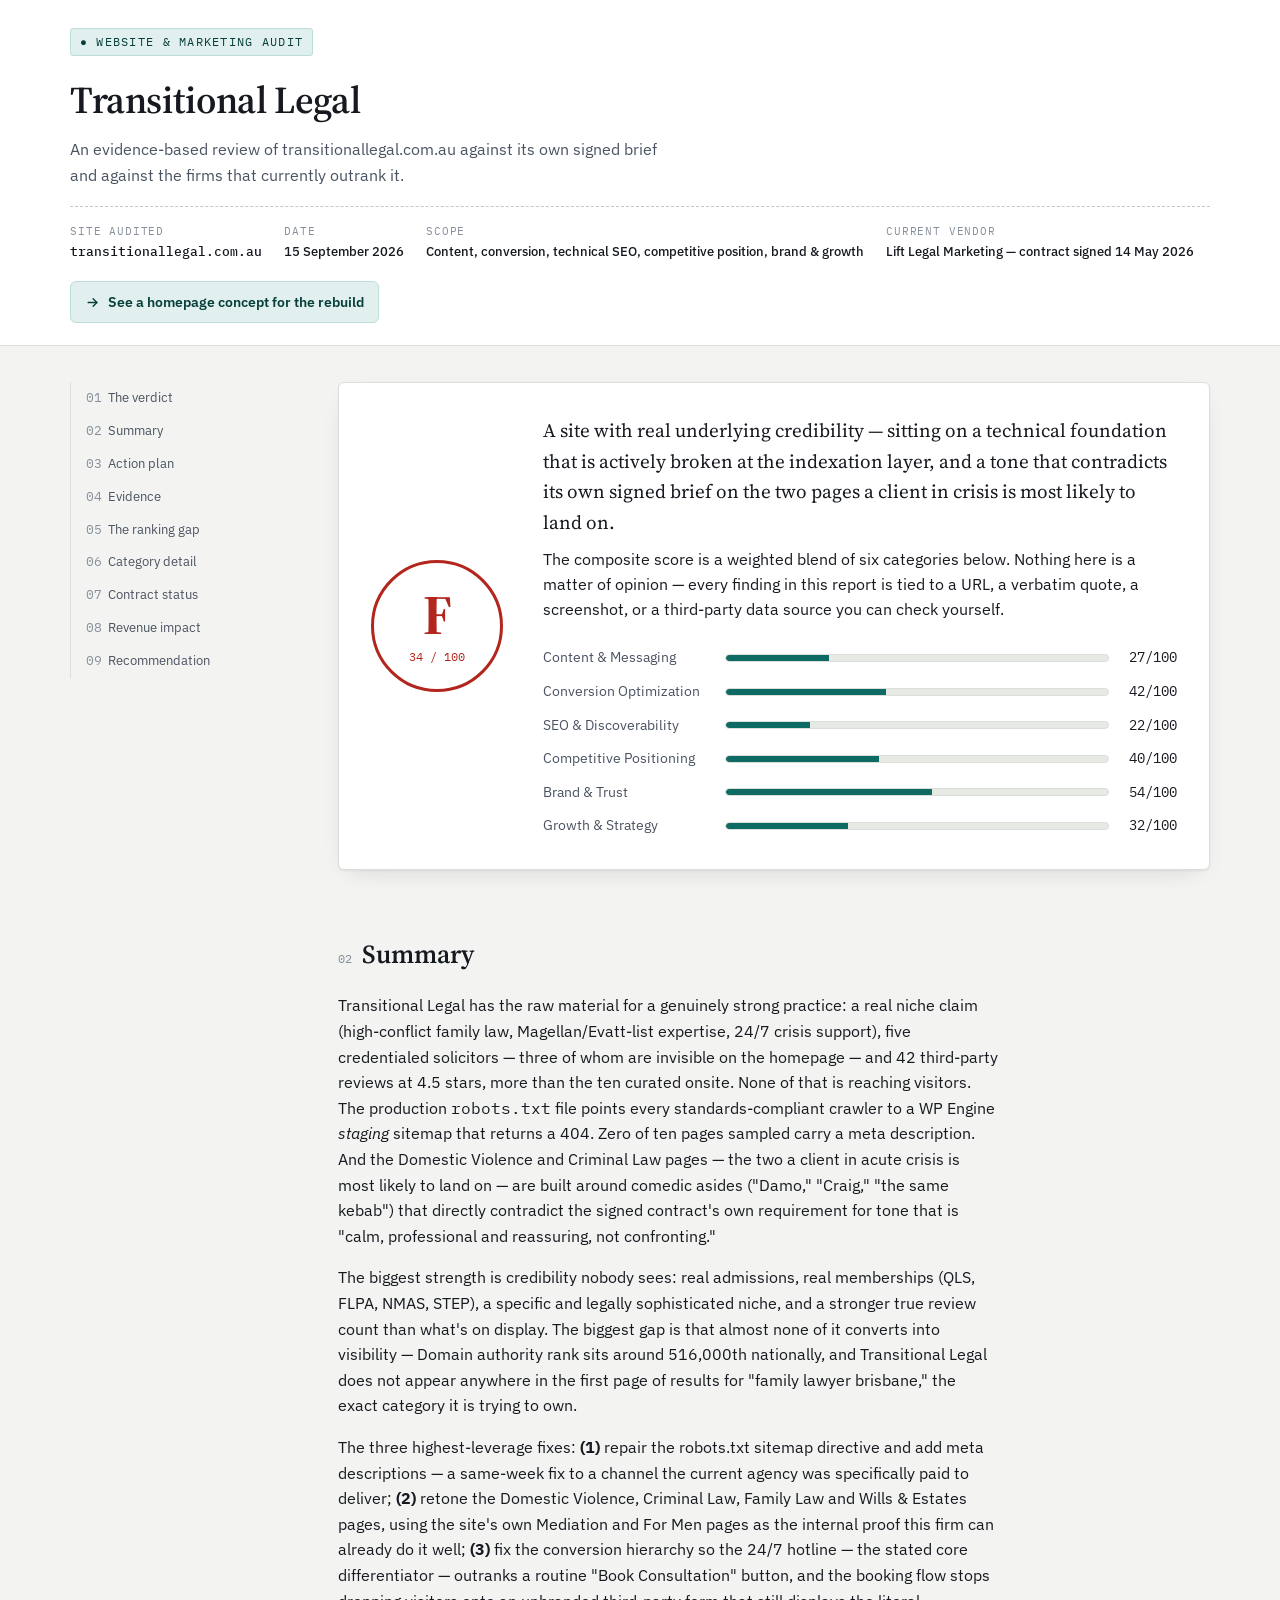
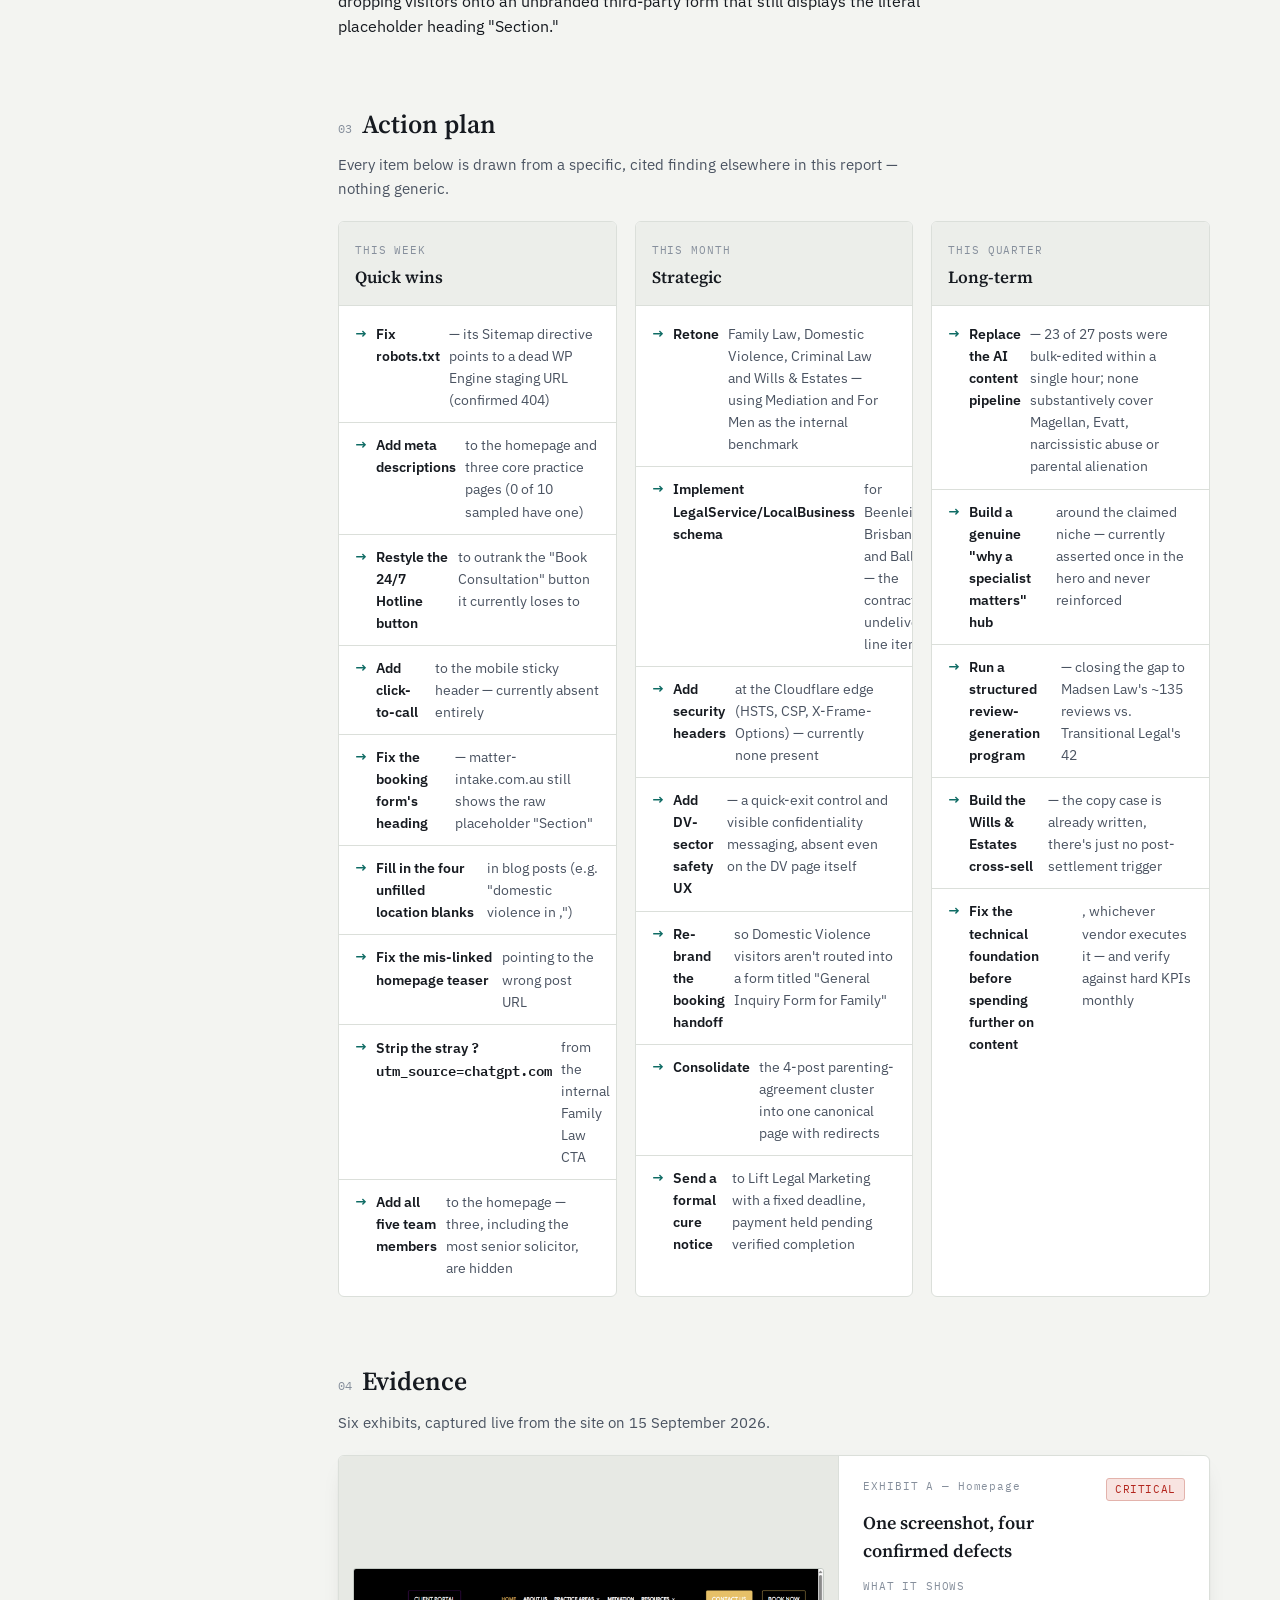
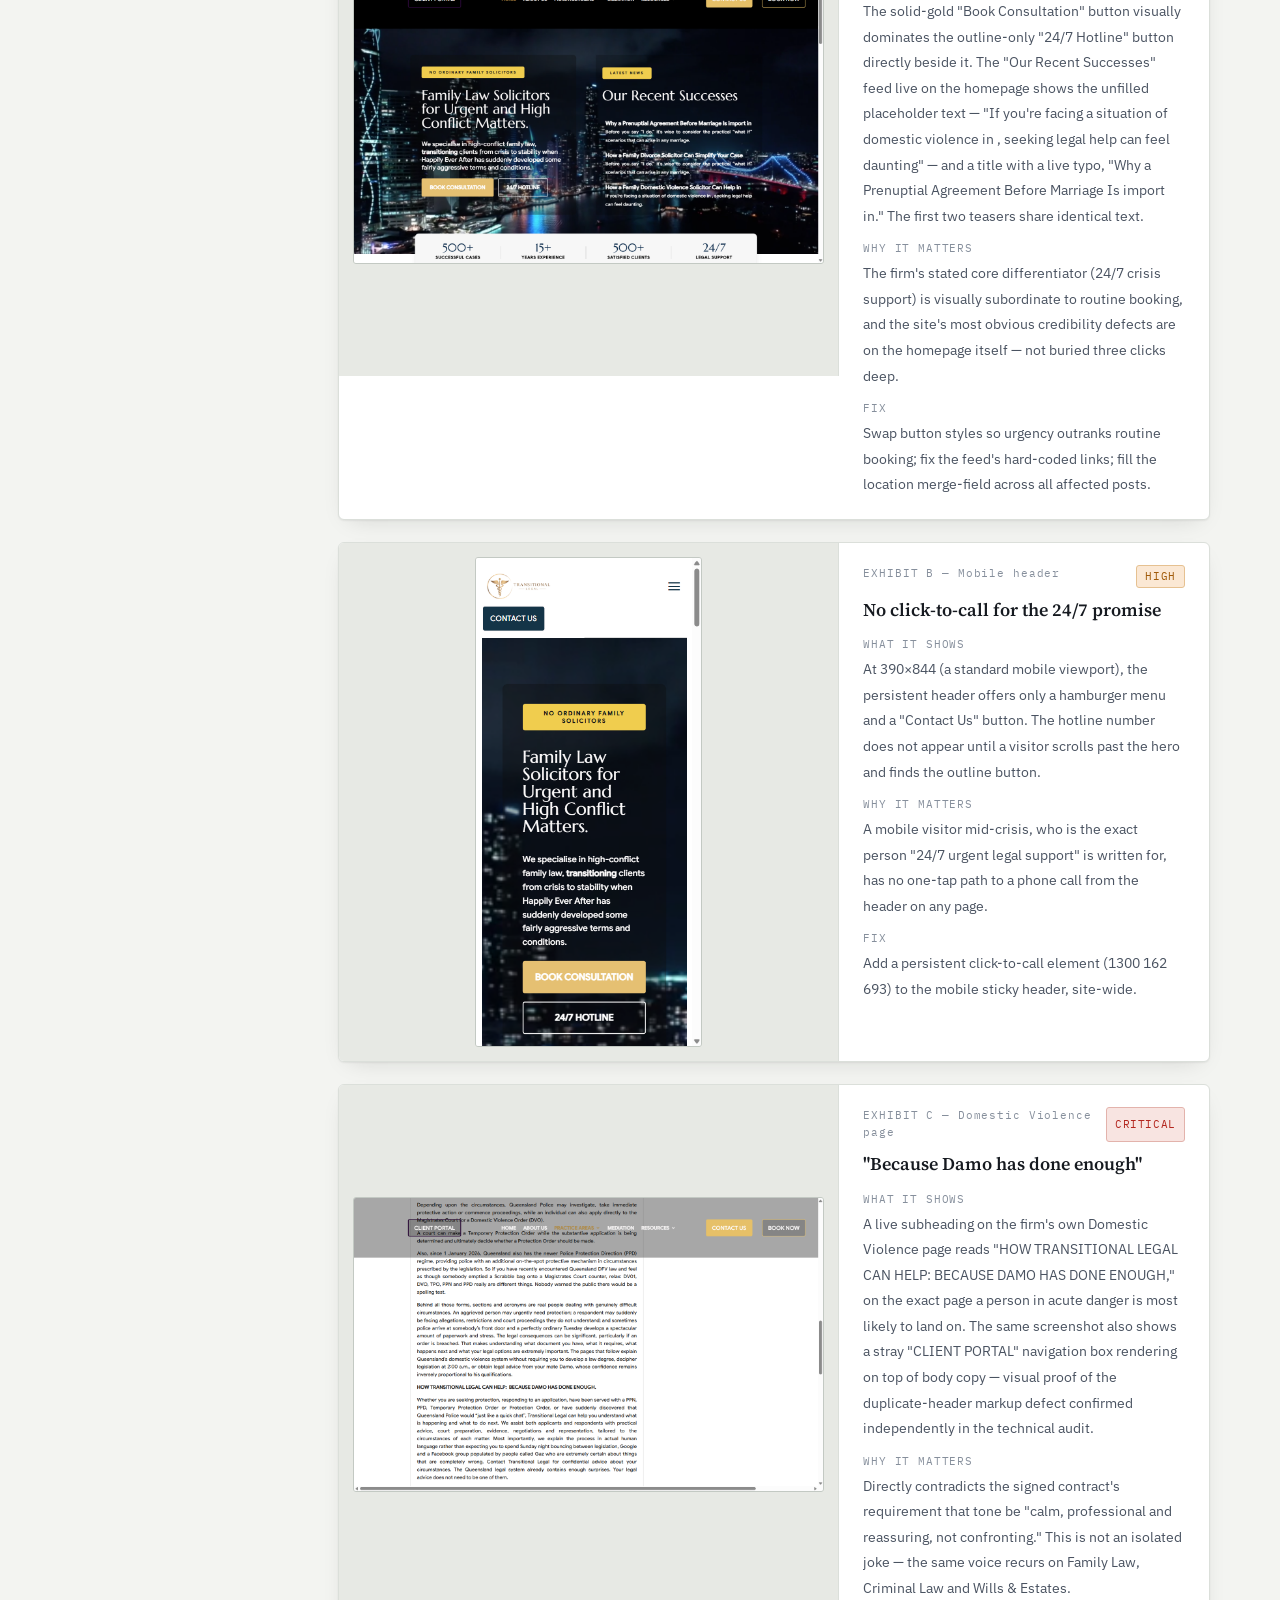
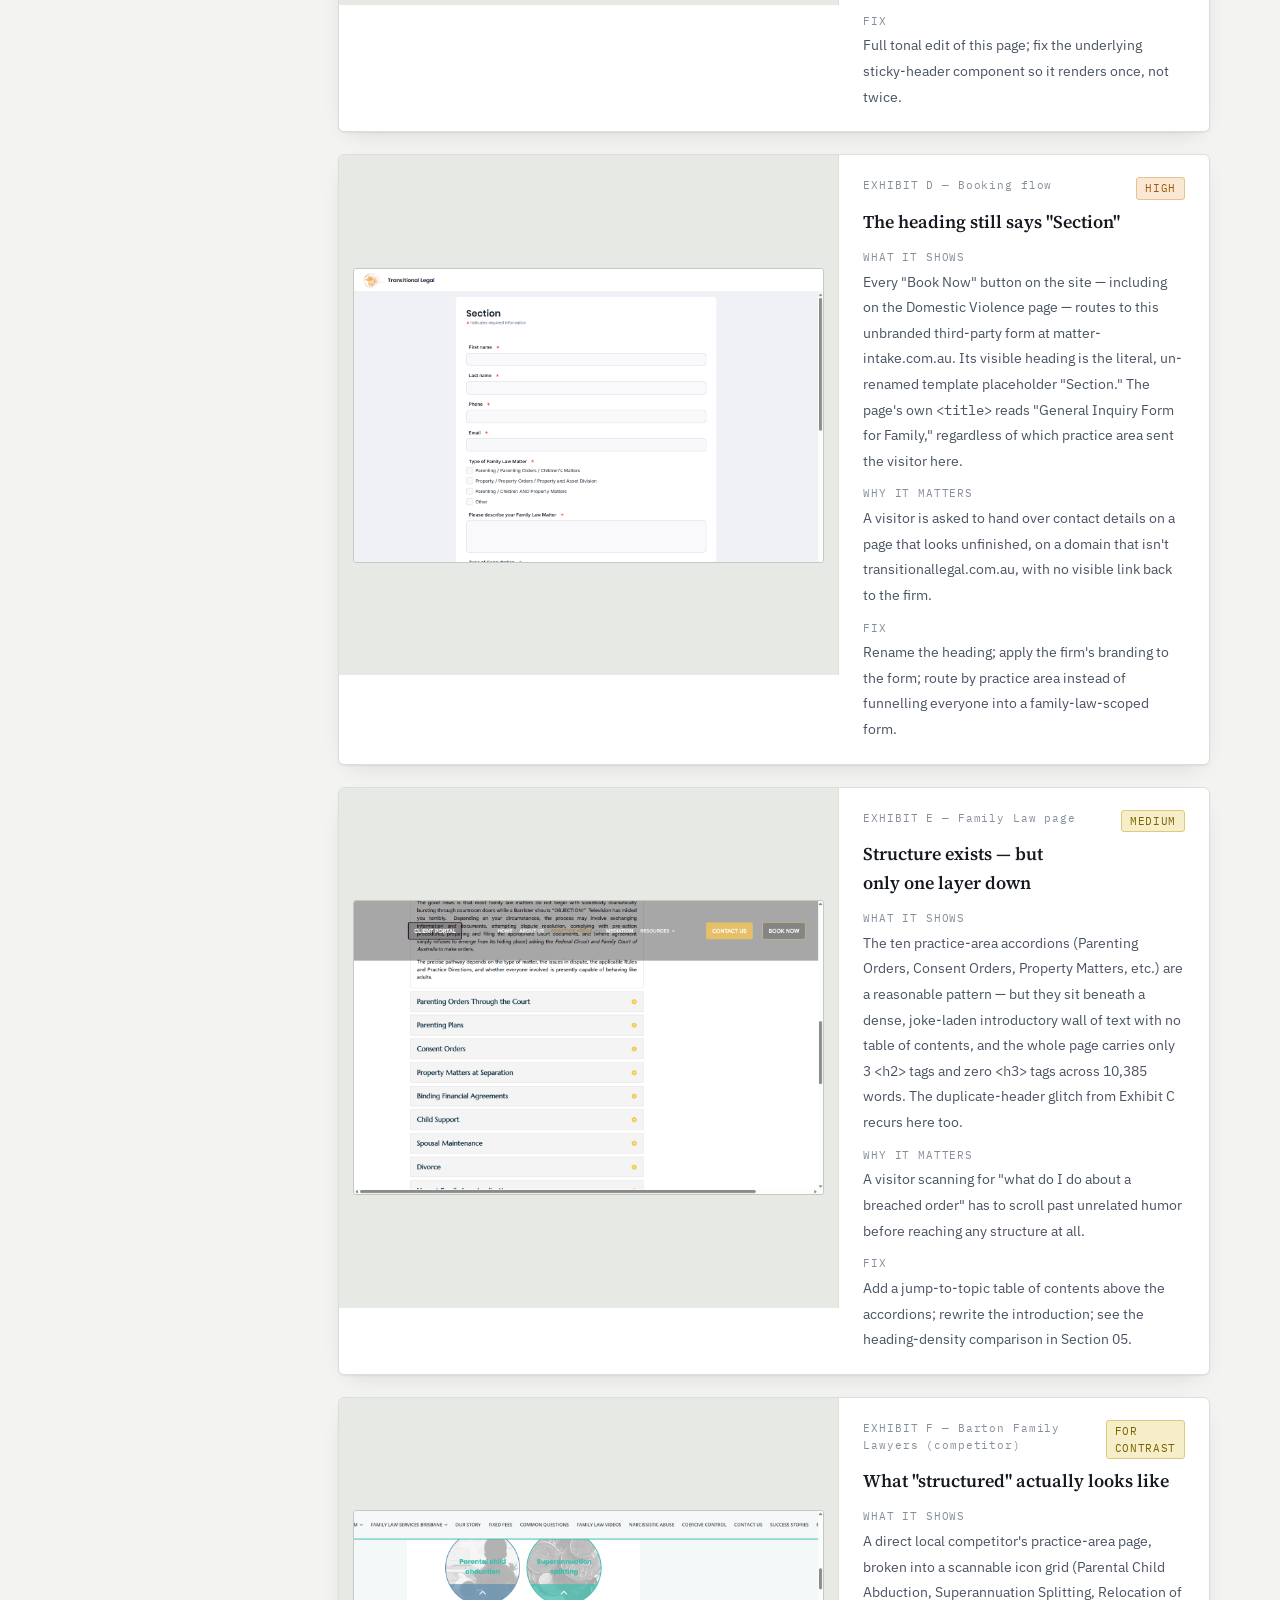
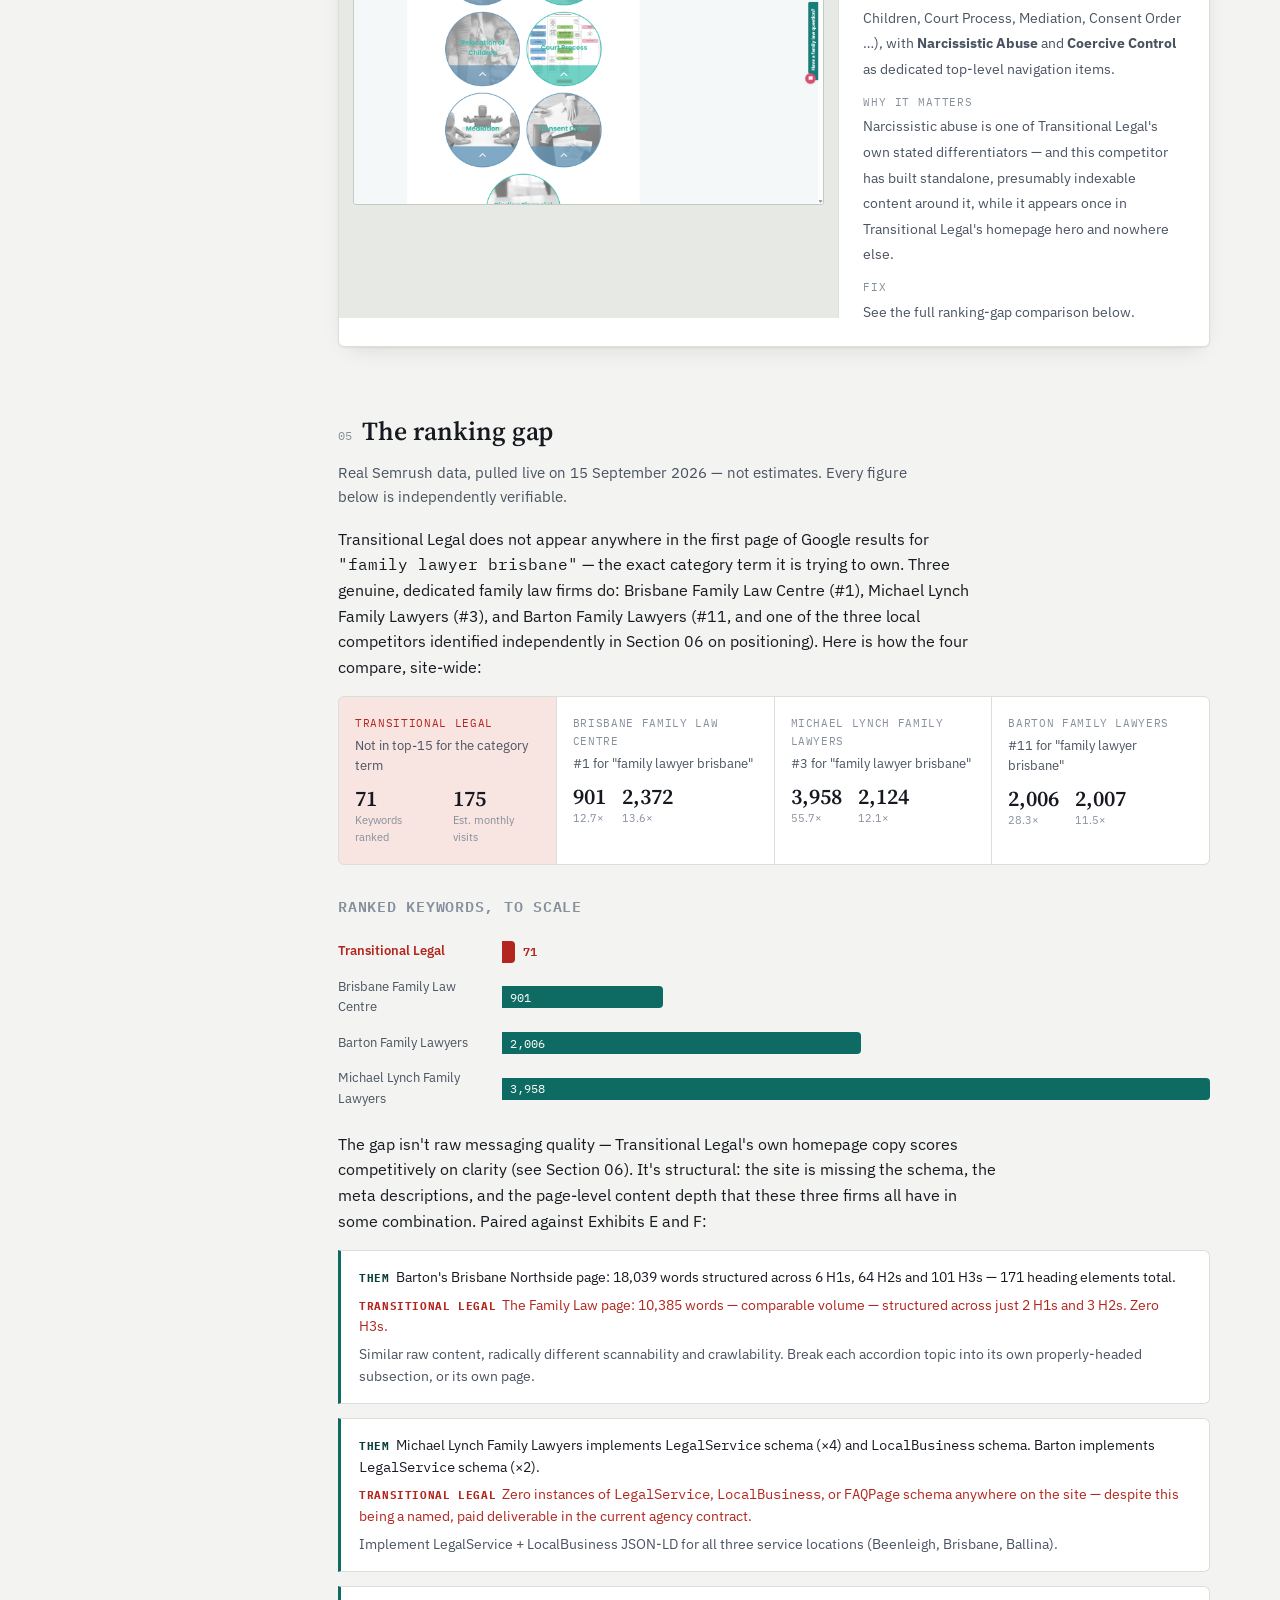
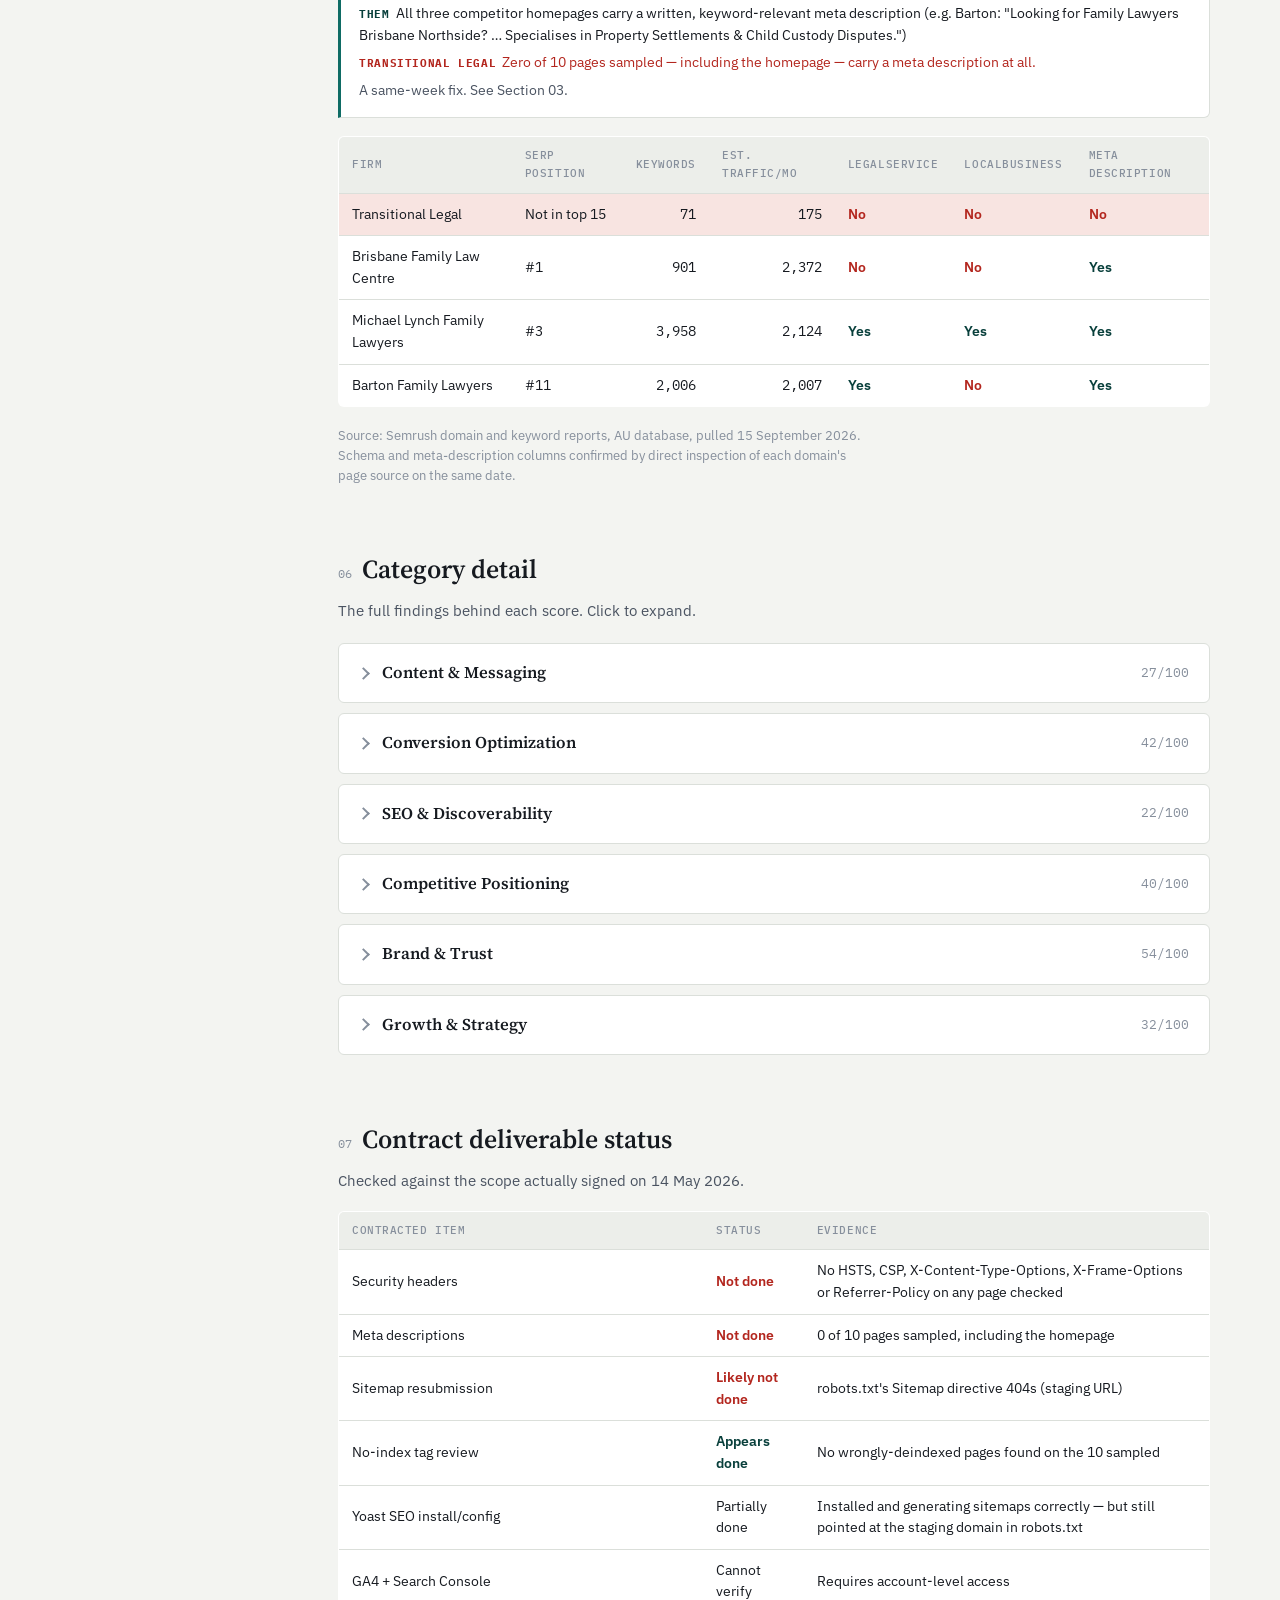
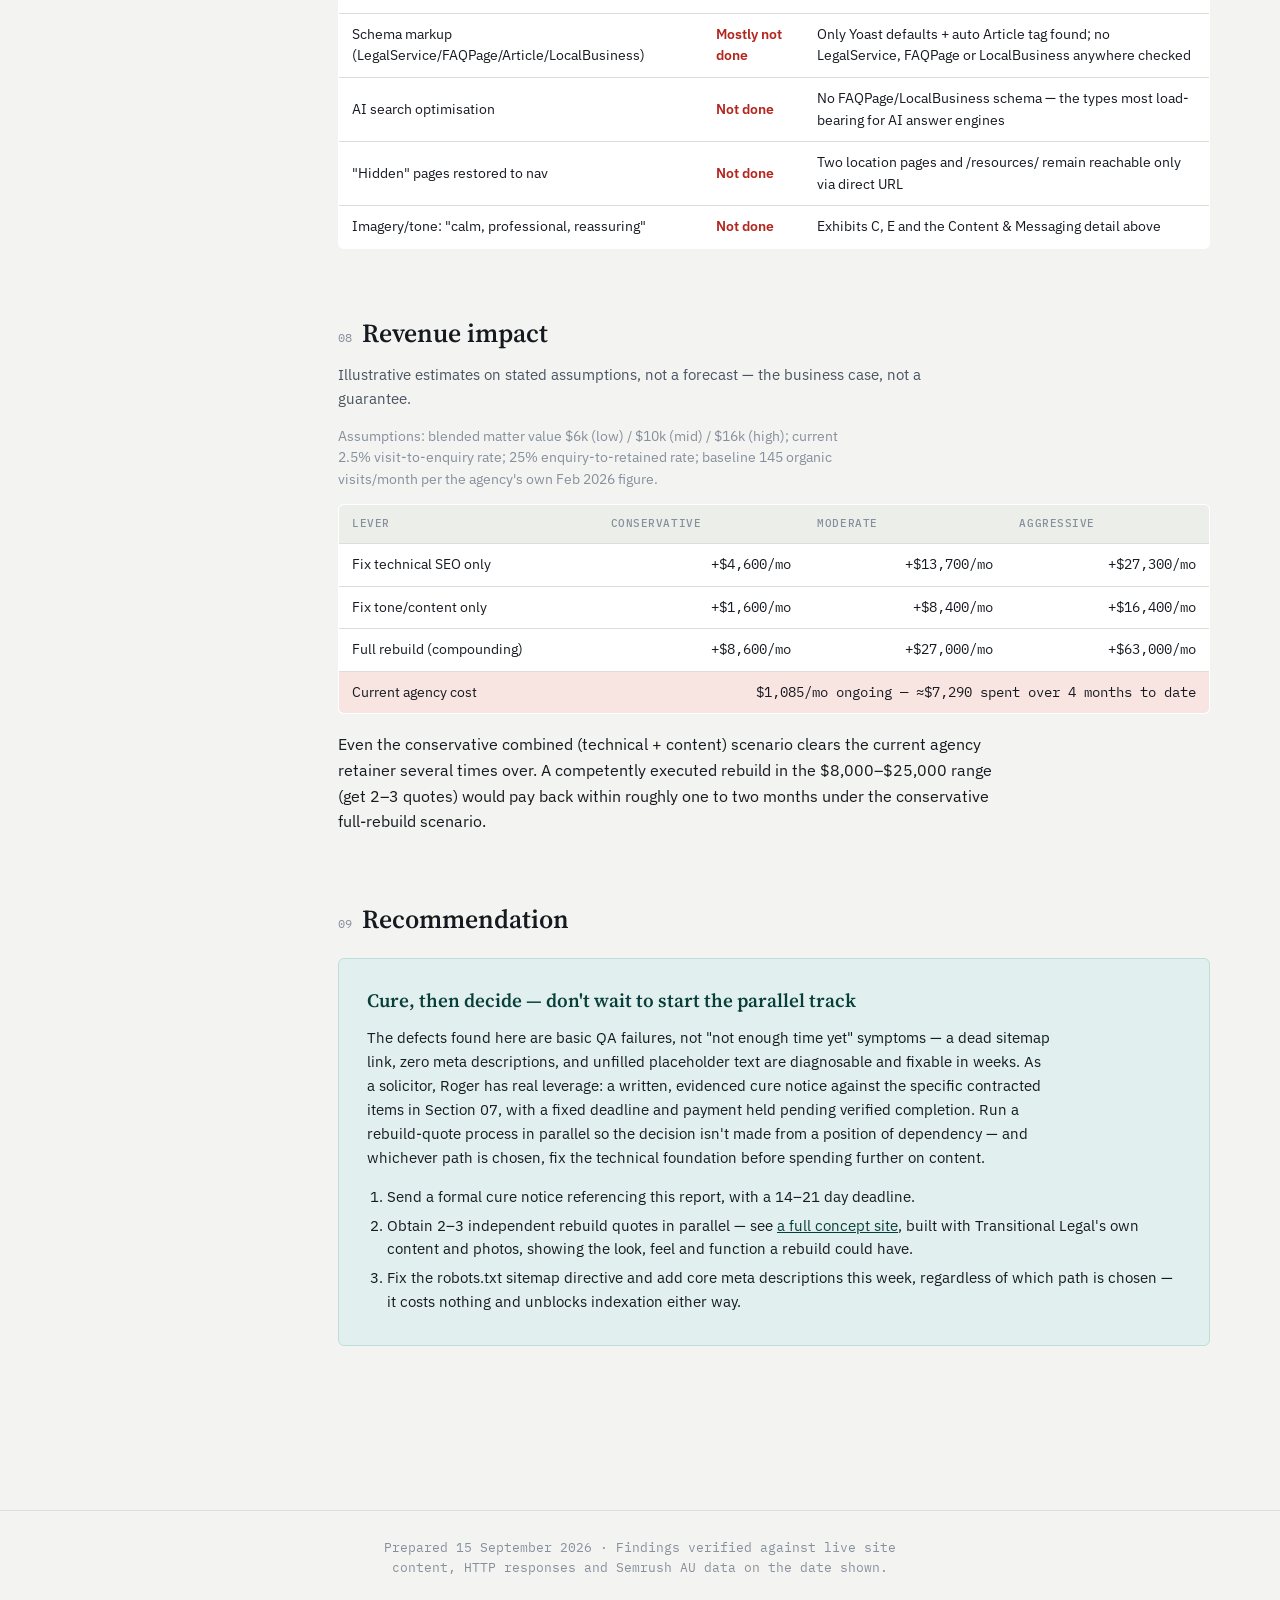
<file: index.html>
<!doctype html>
<html lang="en">
<head>
<meta charset="UTF-8">
<meta name="viewport" content="width=device-width, initial-scale=1.0">
<title>Transitional Legal — Website Audit</title>
<link rel="preconnect" href="https://fonts.googleapis.com">
<link rel="preconnect" href="https://fonts.gstatic.com" crossorigin>
<link href="https://fonts.googleapis.com/css2?family=Source+Serif+4:opsz,wght@8..60,400;8..60,500;8..60,600;8..60,700&family=IBM+Plex+Sans:wght@400;500;600;700&family=IBM+Plex+Mono:wght@400;500;600&display=swap" rel="stylesheet">
<style>
  :root{
    --bg:#f3f4f1; --surface:#ffffff; --surface-alt:#eceeea; --surface-sunken:#e7e9e4;
    --ink:#161a20; --ink-2:#4a5361; --ink-3:#868f9c;
    --border:#dbdfda; --border-strong:#c3c9c3;
    --accent:#0e6b64; --accent-ink:#083f3b; --accent-soft:#e1f0ee; --accent-line:#bcded9;
    --critical:#b3261e; --critical-soft:#f8e4e1; --critical-line:#e3b3ac;
    --high:#a15a09; --high-soft:#fbe8d4; --high-line:#e6c191;
    --medium:#7a6300; --medium-soft:#f5eec9; --medium-line:#ddca7c;
    --grade-ring:#b3261e;
    --shadow: 0 1px 2px rgba(20,24,20,.06), 0 8px 24px -12px rgba(20,24,20,.18);
    --serif: "Source Serif 4", Georgia, "Times New Roman", serif;
    --sans: "IBM Plex Sans", -apple-system, "Segoe UI", Roboto, sans-serif;
    --mono: "IBM Plex Mono", "SFMono-Regular", Consolas, monospace;
  }
  @media (prefers-color-scheme: dark){
    :root{
      --bg:#14171b; --surface:#1b1f24; --surface-alt:#20252b; --surface-sunken:#181c20;
      --ink:#eef0ee; --ink-2:#b6bec9; --ink-3:#828b96;
      --border:#2c3138; --border-strong:#3a4048;
      --accent:#4fb8ac; --accent-ink:#bfeee7; --accent-soft:#173330; --accent-line:#2a5a53;
      --critical:#e8877e; --critical-soft:#3a2220; --critical-line:#6b3833;
      --high:#e2ab6b; --high-soft:#372b18; --high-line:#6b5228;
      --medium:#dcc465; --medium-soft:#332e14; --medium-line:#6b5c26;
      --grade-ring:#e8877e;
      --shadow: 0 1px 2px rgba(0,0,0,.3), 0 8px 24px -12px rgba(0,0,0,.5);
    }
  }
  *{box-sizing:border-box;}
  html{scroll-behavior:smooth;}
  body{
    margin:0; background:var(--bg); color:var(--ink); font-family:var(--sans);
    font-size:16px; line-height:1.6; -webkit-font-smoothing:antialiased;
  }
  img{max-width:100%; display:block;}
  a{color:var(--accent-ink);}
  h1,h2,h3,h4{font-family:var(--serif); font-weight:600; text-wrap:balance; margin:0;}
  p{margin:0 0 1em; max-width:66ch;}
  table{border-collapse:collapse; width:100%;}
  .mono{font-family:var(--mono);}
  .tabular{font-variant-numeric:tabular-nums;}

  /* ---------- shell ---------- */
  .shell{max-width:1180px; margin:0 auto; padding:0 20px;}
  .layout{display:grid; grid-template-columns:220px minmax(0,1fr); gap:48px; align-items:start;}
  @media (max-width:980px){ .layout{grid-template-columns:1fr;} }

  /* ---------- masthead ---------- */
  .masthead{
    border-bottom:1px solid var(--border); background:var(--surface);
  }
  .masthead-inner{max-width:1180px; margin:0 auto; padding:28px 20px 22px;}
  .eyebrow{
    font-family:var(--mono); font-size:11.5px; letter-spacing:.11em; text-transform:uppercase;
    color:var(--accent-ink); background:var(--accent-soft); border:1px solid var(--accent-line);
    display:inline-flex; align-items:center; gap:6px; padding:4px 9px; border-radius:3px;
  }
  .masthead h1{font-size:clamp(28px,4vw,38px); margin-top:14px; letter-spacing:-.01em;}
  .masthead .sub{color:var(--ink-2); font-size:16px; margin-top:6px; max-width:60ch;}
  .meta-row{
    display:flex; flex-wrap:wrap; gap:22px; margin-top:18px; padding-top:16px;
    border-top:1px dashed var(--border-strong);
  }
  .meta-item{font-size:13px;}
  .meta-item .k{display:block; color:var(--ink-3); font-family:var(--mono); font-size:10.5px; letter-spacing:.08em; text-transform:uppercase; margin-bottom:2px;}
  .meta-item .v{color:var(--ink); font-weight:500;}
  .concept-link{
    display:inline-flex; align-items:center; gap:8px; margin-top:18px;
    font-family:var(--sans); font-weight:600; font-size:14px; color:var(--accent-ink);
    background:var(--accent-soft); border:1px solid var(--accent-line); border-radius:6px;
    padding:9px 14px; text-decoration:none;
  }
  .concept-link:hover{background:var(--accent-line);}
  .concept-link svg{width:15px; height:15px; flex:none;}

  /* ---------- sticky nav ---------- */
  nav.toc{position:sticky; top:20px; padding-top:36px;}
  nav.toc ol{list-style:none; margin:0; padding:0; border-left:1px solid var(--border);}
  nav.toc a{
    display:block; padding:6px 0 6px 14px; font-size:13px; color:var(--ink-2); text-decoration:none;
    border-left:2px solid transparent; margin-left:-1px;
  }
  nav.toc a:hover{color:var(--accent-ink); border-left-color:var(--accent-line);}
  .toc-num{font-family:var(--mono); color:var(--ink-3); margin-right:6px;}
  @media (max-width:980px){
    nav.toc{position:static; padding-top:0;}
    nav.toc ol{border-left:none; display:flex; flex-wrap:wrap; gap:4px 2px;}
    nav.toc li{flex:none;}
    nav.toc a{border:1px solid var(--border); border-radius:999px; padding:6px 12px; margin-left:0;}
  }

  main{padding-top:36px; padding-bottom:100px; min-width:0;}
  section{scroll-margin-top:20px; margin-bottom:64px;}
  .section-head{display:flex; align-items:baseline; gap:10px; margin-bottom:6px;}
  .section-tag{font-family:var(--mono); font-size:12px; color:var(--ink-3);}
  section h2{font-size:26px;}
  section > .dek{color:var(--ink-2); margin-top:8px; font-size:15px;}

  /* ---------- verdict ---------- */
  .verdict{
    display:grid; grid-template-columns:auto 1fr; gap:40px; align-items:center;
    background:var(--surface); border:1px solid var(--border); border-radius:6px;
    padding:32px; box-shadow:var(--shadow);
  }
  @media (max-width:700px){ .verdict{grid-template-columns:1fr; text-align:center;} }
  .grade-stamp{
    width:132px; height:132px; border-radius:50%; border:3px solid var(--grade-ring);
    display:flex; flex-direction:column; align-items:center; justify-content:center;
    color:var(--grade-ring); flex-shrink:0; justify-self:center;
  }
  .grade-stamp .letter{font-family:var(--serif); font-size:56px; font-weight:700; line-height:1;}
  .grade-stamp .score{font-family:var(--mono); font-size:12px; margin-top:4px;}
  .verdict-copy p{max-width:70ch; font-size:15.5px;}
  .verdict-copy .lede{font-family:var(--serif); font-size:19px; color:var(--ink); margin-bottom:10px;}

  .meters{display:flex; flex-direction:column; gap:12px; margin-top:26px;}
  .meter-row{display:grid; grid-template-columns:170px 1fr 56px; gap:12px; align-items:center; font-size:13.5px;}
  @media (max-width:560px){ .meter-row{grid-template-columns:1fr; gap:4px;} .meter-row .val{text-align:left;} }
  .meter-row .label{color:var(--ink-2);}
  .meter-track{height:8px; background:var(--surface-sunken); border-radius:5px; overflow:hidden; border:1px solid var(--border);}
  .meter-fill{height:100%; background:var(--accent); border-radius:5px 0 0 5px;}
  .meter-row .val{font-family:var(--mono); text-align:right; color:var(--ink);}

  /* ---------- action plan ---------- */
  .plan-grid{display:grid; grid-template-columns:repeat(3,1fr); gap:18px;}
  @media (max-width:860px){ .plan-grid{grid-template-columns:1fr;} }
  .plan-col{background:var(--surface); border:1px solid var(--border); border-radius:6px; overflow:hidden;}
  .plan-col-head{padding:14px 16px; border-bottom:1px solid var(--border); background:var(--surface-alt);}
  .plan-col-head .when{font-family:var(--mono); font-size:11px; text-transform:uppercase; letter-spacing:.08em; color:var(--ink-3);}
  .plan-col-head h3{font-size:17px; margin-top:2px;}
  .plan-list{list-style:none; margin:0; padding:6px 0;}
  .plan-list li{padding:11px 16px; border-bottom:1px solid var(--border); font-size:13.8px; color:var(--ink-2); display:flex; gap:9px;}
  .plan-list li:last-child{border-bottom:none;}
  .plan-list li::before{content:"→"; color:var(--accent); flex-shrink:0; font-weight:600;}
  .plan-list li b{color:var(--ink); font-weight:600;}

  /* ---------- exhibits ---------- */
  .exhibit{
    display:grid; grid-template-columns:minmax(0,1.15fr) minmax(0,.85fr); gap:0;
    background:var(--surface); border:1px solid var(--border); border-radius:6px; overflow:hidden; margin-bottom:22px;
    box-shadow:var(--shadow);
  }
  @media (max-width:800px){ .exhibit{grid-template-columns:1fr;} }
  .exhibit-figure{background:var(--surface-sunken); border-right:1px solid var(--border); display:flex; align-items:center; justify-content:center; padding:14px; overflow:auto; max-height:520px; align-self:stretch;}
  @media (max-width:800px){ .exhibit-figure{border-right:none; border-bottom:1px solid var(--border); max-height:420px;} }
  .exhibit-figure img{border-radius:3px; border:1px solid var(--border-strong); max-height:490px; width:auto; height:auto;}
  .exhibit-body{padding:22px 24px;}
  .exhibit-tag{
    font-family:var(--mono); font-size:11px; letter-spacing:.08em; color:var(--ink-3);
    display:flex; justify-content:space-between; margin-bottom:8px;
  }
  .exhibit-body h3{font-size:18px; margin-bottom:10px;}
  .exhibit-body .field{margin-top:12px;}
  .exhibit-body .field .k{font-family:var(--mono); font-size:10.5px; text-transform:uppercase; letter-spacing:.08em; color:var(--ink-3); display:block; margin-bottom:3px;}
  .exhibit-body .field .v{font-size:13.8px; color:var(--ink-2);}
  .sev{
    display:inline-flex; align-items:center; font-family:var(--mono); font-size:10.5px; letter-spacing:.06em;
    text-transform:uppercase; padding:2px 8px; border-radius:3px; border:1px solid;
  }
  .sev.critical{color:var(--critical); background:var(--critical-soft); border-color:var(--critical-line);}
  .sev.high{color:var(--high); background:var(--high-soft); border-color:var(--high-line);}
  .sev.medium{color:var(--medium); background:var(--medium-soft); border-color:var(--medium-line);}

  /* ---------- ranking gap ---------- */
  .stat-strip{display:grid; grid-template-columns:repeat(4,1fr); gap:1px; background:var(--border); border:1px solid var(--border); border-radius:6px; overflow:hidden; margin-bottom:24px;}
  @media (max-width:760px){ .stat-strip{grid-template-columns:repeat(2,1fr);} }
  .stat-cell{background:var(--surface); padding:18px 16px;}
  .stat-cell.is-target{background:var(--critical-soft);}
  .stat-cell .who{font-family:var(--mono); font-size:11px; color:var(--ink-3); text-transform:uppercase; letter-spacing:.06em;}
  .stat-cell.is-target .who{color:var(--critical);}
  .stat-cell .rank{font-size:12.5px; color:var(--ink-2); margin-top:2px;}
  .stat-cell .figs{display:flex; gap:16px; margin-top:12px;}
  .stat-cell .fig .n{font-family:var(--serif); font-size:22px; font-weight:600; line-height:1;}
  .stat-cell .fig .lbl{font-size:10.5px; color:var(--ink-3); margin-top:3px;}

  .bars{display:flex; flex-direction:column; gap:14px; margin:22px 0;}
  .bar-row{display:grid; grid-template-columns:150px 1fr; gap:14px; align-items:center;}
  @media (max-width:600px){ .bar-row{grid-template-columns:1fr; gap:3px;} }
  .bar-row .name{font-size:13px; color:var(--ink-2);}
  .bar-row.is-target .name{color:var(--critical); font-weight:600;}
  .bar-outer{position:relative; height:22px;}
  .bar-fill{height:100%; border-radius:0 4px 4px 0; background:var(--accent); display:flex; align-items:center;}
  .bar-row.is-target .bar-fill{background:var(--critical);}
  .bar-fill .n{font-family:var(--mono); font-size:12px; color:var(--surface); padding:0 8px; white-space:nowrap;}
  .bar-fill.tiny{background:none;}
  .bar-fill.tiny .n{color:var(--critical); padding-left:2px;}

  table.data{font-size:13.5px; background:var(--surface); border:1px solid var(--border); border-radius:6px; overflow:hidden;}
  table.data th, table.data td{padding:10px 13px; text-align:left; border-bottom:1px solid var(--border);}
  table.data thead th{background:var(--surface-alt); font-family:var(--mono); font-size:11px; text-transform:uppercase; letter-spacing:.05em; color:var(--ink-3); font-weight:500;}
  table.data tbody tr:last-child td{border-bottom:none;}
  table.data tr.is-target{background:var(--critical-soft);}
  table.data td.num{font-family:var(--mono); text-align:right;}
  .yes{color:var(--accent-ink); font-weight:600;}
  .no{color:var(--critical); font-weight:600;}
  .tablewrap{overflow-x:auto; margin:18px 0;}

  .pairing{border:1px solid var(--border); border-left:3px solid var(--accent); background:var(--surface); border-radius:0 6px 6px 0; padding:16px 18px; margin:14px 0;}
  .pairing .them{font-size:13.5px; color:var(--ink); margin-bottom:6px;}
  .pairing .us{font-size:13.5px; color:var(--critical); margin-bottom:6px;}
  .pairing .fix{font-size:13.5px; color:var(--ink-2);}
  .pairing b.tag{font-family:var(--mono); font-size:10.5px; letter-spacing:.06em; text-transform:uppercase; margin-right:6px;}

  /* ---------- category deep-dive ---------- */
  details.cat{background:var(--surface); border:1px solid var(--border); border-radius:6px; margin-bottom:10px; overflow:hidden;}
  details.cat[open]{box-shadow:var(--shadow);}
  details.cat summary{
    list-style:none; cursor:pointer; padding:16px 20px; display:flex; align-items:center; gap:16px;
    justify-content:space-between;
  }
  details.cat summary::-webkit-details-marker{display:none;}
  .cat-summary-left{display:flex; align-items:center; gap:14px;}
  .cat-summary-left h3{font-size:16.5px;}
  .cat-score{font-family:var(--mono); font-size:13px; color:var(--ink-3); flex-shrink:0;}
  .chev{width:9px; height:9px; border-right:2px solid var(--ink-3); border-bottom:2px solid var(--ink-3); transform:rotate(-45deg); transition:transform .15s; flex-shrink:0;}
  details.cat[open] .chev{transform:rotate(45deg);}
  .cat-body{padding:2px 20px 22px; border-top:1px solid var(--border);}
  .cat-body p{font-size:14.5px; color:var(--ink-2); max-width:74ch; margin-top:14px;}
  .cat-body .quote{font-family:var(--mono); font-size:12.8px; background:var(--surface-alt); border:1px solid var(--border); border-radius:4px; padding:9px 12px; margin:8px 0; color:var(--ink-2); display:block;}

  /* ---------- callout / recommendation ---------- */
  .callout{
    background:var(--accent-soft); border:1px solid var(--accent-line); border-radius:6px;
    padding:26px 28px; position:relative;
  }
  .callout h3{font-size:19px; color:var(--accent-ink); margin-bottom:10px;}
  .callout p{color:var(--ink); font-size:15px; max-width:76ch;}
  .callout ol{margin:12px 0 0; padding-left:20px; color:var(--ink);}
  .callout li{margin-bottom:6px; font-size:14.5px;}

  footer{border-top:1px solid var(--border); padding:26px 20px; text-align:center;}
  footer p{margin:0 auto; color:var(--ink-3); font-size:12.5px; font-family:var(--mono);}
</style>
</head>
<body>

<div class="masthead">
  <div class="masthead-inner">
    <span class="eyebrow">● Website &amp; Marketing Audit</span>
    <h1>Transitional Legal</h1>
    <p class="sub">An evidence-based review of transitionallegal.com.au against its own signed brief and against the firms that currently outrank it.</p>
    <div class="meta-row">
      <div class="meta-item"><span class="k">Site audited</span><span class="v mono">transitionallegal.com.au</span></div>
      <div class="meta-item"><span class="k">Date</span><span class="v">15 September 2026</span></div>
      <div class="meta-item"><span class="k">Scope</span><span class="v">Content, conversion, technical SEO, competitive position, brand &amp; growth</span></div>
      <div class="meta-item"><span class="k">Current vendor</span><span class="v">Lift Legal Marketing — contract signed 14 May 2026</span></div>
    </div>
    <a class="concept-link" href="site/index.html">
      <svg viewBox="0 0 24 24" fill="none" stroke="currentColor" stroke-width="2.2" stroke-linecap="round" stroke-linejoin="round"><path d="M5 12h14"/><path d="M13 6l6 6-6 6"/></svg>
      See a homepage concept for the rebuild
    </a>
  </div>
</div>

<div class="shell layout">
  <nav class="toc">
    <ol>
      <li><a href="#verdict"><span class="toc-num">01</span>The verdict</a></li>
      <li><a href="#summary"><span class="toc-num">02</span>Summary</a></li>
      <li><a href="#plan"><span class="toc-num">03</span>Action plan</a></li>
      <li><a href="#evidence"><span class="toc-num">04</span>Evidence</a></li>
      <li><a href="#ranking-gap"><span class="toc-num">05</span>The ranking gap</a></li>
      <li><a href="#categories"><span class="toc-num">06</span>Category detail</a></li>
      <li><a href="#contract"><span class="toc-num">07</span>Contract status</a></li>
      <li><a href="#revenue"><span class="toc-num">08</span>Revenue impact</a></li>
      <li><a href="#next"><span class="toc-num">09</span>Recommendation</a></li>
    </ol>
  </nav>

  <main>

    <section id="verdict">
      <div class="verdict">
        <div class="grade-stamp">
          <div class="letter">F</div>
          <div class="score">34 / 100</div>
        </div>
        <div class="verdict-copy">
          <p class="lede">A site with real underlying credibility — sitting on a technical foundation that is actively broken at the indexation layer, and a tone that contradicts its own signed brief on the two pages a client in crisis is most likely to land on.</p>
          <p>The composite score is a weighted blend of six categories below. Nothing here is a matter of opinion — every finding in this report is tied to a URL, a verbatim quote, a screenshot, or a third-party data source you can check yourself.</p>
          <div class="meters">
            <div class="meter-row"><span class="label">Content &amp; Messaging</span><div class="meter-track"><div class="meter-fill" style="width:27%"></div></div><span class="val">27/100</span></div>
            <div class="meter-row"><span class="label">Conversion Optimization</span><div class="meter-track"><div class="meter-fill" style="width:42%"></div></div><span class="val">42/100</span></div>
            <div class="meter-row"><span class="label">SEO &amp; Discoverability</span><div class="meter-track"><div class="meter-fill" style="width:22%"></div></div><span class="val">22/100</span></div>
            <div class="meter-row"><span class="label">Competitive Positioning</span><div class="meter-track"><div class="meter-fill" style="width:40%"></div></div><span class="val">40/100</span></div>
            <div class="meter-row"><span class="label">Brand &amp; Trust</span><div class="meter-track"><div class="meter-fill" style="width:54%"></div></div><span class="val">54/100</span></div>
            <div class="meter-row"><span class="label">Growth &amp; Strategy</span><div class="meter-track"><div class="meter-fill" style="width:32%"></div></div><span class="val">32/100</span></div>
          </div>
        </div>
      </div>
    </section>

    <section id="summary">
      <div class="section-head"><span class="section-tag">02</span><h2>Summary</h2></div>
      <p style="margin-top:18px;">Transitional Legal has the raw material for a genuinely strong practice: a real niche claim (high-conflict family law, Magellan/Evatt-list expertise, 24/7 crisis support), five credentialed solicitors — three of whom are invisible on the homepage — and 42 third-party reviews at 4.5 stars, more than the ten curated onsite. None of that is reaching visitors. The production <code class="mono">robots.txt</code> file points every standards-compliant crawler to a WP Engine <em>staging</em> sitemap that returns a 404. Zero of ten pages sampled carry a meta description. And the Domestic Violence and Criminal Law pages — the two a client in acute crisis is most likely to land on — are built around comedic asides ("Damo," "Craig," "the same kebab") that directly contradict the signed contract's own requirement for tone that is "calm, professional and reassuring, not confronting."</p>
      <p>The biggest strength is credibility nobody sees: real admissions, real memberships (QLS, FLPA, NMAS, STEP), a specific and legally sophisticated niche, and a stronger true review count than what's on display. The biggest gap is that almost none of it converts into visibility — Domain authority rank sits around 516,000th nationally, and Transitional Legal does not appear anywhere in the first page of results for "family lawyer brisbane," the exact category it is trying to own.</p>
      <p>The three highest-leverage fixes: <b>(1)</b> repair the robots.txt sitemap directive and add meta descriptions — a same-week fix to a channel the current agency was specifically paid to deliver; <b>(2)</b> retone the Domestic Violence, Criminal Law, Family Law and Wills &amp; Estates pages, using the site's own Mediation and For Men pages as the internal proof this firm can already do it well; <b>(3)</b> fix the conversion hierarchy so the 24/7 hotline — the stated core differentiator — outranks a routine "Book Consultation" button, and the booking flow stops dropping visitors onto an unbranded third-party form that still displays the literal placeholder heading "Section."</p>
    </section>

    <section id="plan">
      <div class="section-head"><span class="section-tag">03</span><h2>Action plan</h2></div>
      <p class="dek">Every item below is drawn from a specific, cited finding elsewhere in this report — nothing generic.</p>
      <div class="plan-grid" style="margin-top:20px;">
        <div class="plan-col">
          <div class="plan-col-head"><span class="when">This week</span><h3>Quick wins</h3></div>
          <ul class="plan-list">
            <li><b>Fix robots.txt</b> — its Sitemap directive points to a dead WP Engine staging URL (confirmed 404)</li>
            <li><b>Add meta descriptions</b> to the homepage and three core practice pages (0 of 10 sampled have one)</li>
            <li><b>Restyle the 24/7 Hotline button</b> to outrank the "Book Consultation" button it currently loses to</li>
            <li><b>Add click-to-call</b> to the mobile sticky header — currently absent entirely</li>
            <li><b>Fix the booking form's heading</b> — matter-intake.com.au still shows the raw placeholder "Section"</li>
            <li><b>Fill in the four unfilled location blanks</b> in blog posts (e.g. "domestic violence in ,")</li>
            <li><b>Fix the mis-linked homepage teaser</b> pointing to the wrong post URL</li>
            <li><b>Strip the stray <code class="mono">?utm_source=chatgpt.com</code></b> from the internal Family Law CTA</li>
            <li><b>Add all five team members</b> to the homepage — three, including the most senior solicitor, are hidden</li>
          </ul>
        </div>
        <div class="plan-col">
          <div class="plan-col-head"><span class="when">This month</span><h3>Strategic</h3></div>
          <ul class="plan-list">
            <li><b>Retone</b> Family Law, Domestic Violence, Criminal Law and Wills &amp; Estates — using Mediation and For Men as the internal benchmark</li>
            <li><b>Implement LegalService/LocalBusiness schema</b> for Beenleigh, Brisbane and Ballina — the contracted, undelivered line item</li>
            <li><b>Add security headers</b> at the Cloudflare edge (HSTS, CSP, X-Frame-Options) — currently none present</li>
            <li><b>Add DV-sector safety UX</b> — a quick-exit control and visible confidentiality messaging, absent even on the DV page itself</li>
            <li><b>Re-brand the booking handoff</b> so Domestic Violence visitors aren't routed into a form titled "General Inquiry Form for Family"</li>
            <li><b>Consolidate</b> the 4-post parenting-agreement cluster into one canonical page with redirects</li>
            <li><b>Send a formal cure notice</b> to Lift Legal Marketing with a fixed deadline, payment held pending verified completion</li>
          </ul>
        </div>
        <div class="plan-col">
          <div class="plan-col-head"><span class="when">This quarter</span><h3>Long-term</h3></div>
          <ul class="plan-list">
            <li><b>Replace the AI content pipeline</b> — 23 of 27 posts were bulk-edited within a single hour; none substantively cover Magellan, Evatt, narcissistic abuse or parental alienation</li>
            <li><b>Build a genuine "why a specialist matters" hub</b> around the claimed niche — currently asserted once in the hero and never reinforced</li>
            <li><b>Run a structured review-generation program</b> — closing the gap to Madsen Law's ~135 reviews vs. Transitional Legal's 42</li>
            <li><b>Build the Wills &amp; Estates cross-sell</b> — the copy case is already written, there's just no post-settlement trigger</li>
            <li><b>Fix the technical foundation before spending further on content</b>, whichever vendor executes it — and verify against hard KPIs monthly</li>
          </ul>
        </div>
      </div>
    </section>

    <section id="evidence">
      <div class="section-head"><span class="section-tag">04</span><h2>Evidence</h2></div>
      <p class="dek">Six exhibits, captured live from the site on 15 September 2026.</p>

      <div class="exhibit" style="margin-top:20px;">
        <div class="exhibit-figure"><img src="images/01-hero-desktop.png" alt="Transitional Legal homepage hero showing CTA hierarchy and the recent-successes feed"></div>
        <div class="exhibit-body">
          <div class="exhibit-tag"><span>EXHIBIT A — Homepage</span><span class="sev critical">Critical</span></div>
          <h3>One screenshot, four confirmed defects</h3>
          <div class="field"><span class="k">What it shows</span><span class="v">The solid-gold "Book Consultation" button visually dominates the outline-only "24/7 Hotline" button directly beside it. The "Our Recent Successes" feed live on the homepage shows the unfilled placeholder text — "If you're facing a situation of domestic violence in , seeking legal help can feel daunting" — and a title with a live typo, "Why a Prenuptial Agreement Before Marriage Is import in." The first two teasers share identical text.</span></div>
          <div class="field"><span class="k">Why it matters</span><span class="v">The firm's stated core differentiator (24/7 crisis support) is visually subordinate to routine booking, and the site's most obvious credibility defects are on the homepage itself — not buried three clicks deep.</span></div>
          <div class="field"><span class="k">Fix</span><span class="v">Swap button styles so urgency outranks routine booking; fix the feed's hard-coded links; fill the location merge-field across all affected posts.</span></div>
        </div>
      </div>

      <div class="exhibit">
        <div class="exhibit-figure"><img src="images/02-header-mobile.png" alt="Transitional Legal homepage on a 390px mobile viewport, showing no hotline number in the sticky header"></div>
        <div class="exhibit-body">
          <div class="exhibit-tag"><span>EXHIBIT B — Mobile header</span><span class="sev high">High</span></div>
          <h3>No click-to-call for the 24/7 promise</h3>
          <div class="field"><span class="k">What it shows</span><span class="v">At 390×844 (a standard mobile viewport), the persistent header offers only a hamburger menu and a "Contact Us" button. The hotline number does not appear until a visitor scrolls past the hero and finds the outline button.</span></div>
          <div class="field"><span class="k">Why it matters</span><span class="v">A mobile visitor mid-crisis, who is the exact person "24/7 urgent legal support" is written for, has no one-tap path to a phone call from the header on any page.</span></div>
          <div class="field"><span class="k">Fix</span><span class="v">Add a persistent click-to-call element (1300 162 693) to the mobile sticky header, site-wide.</span></div>
        </div>
      </div>

      <div class="exhibit">
        <div class="exhibit-figure"><img src="images/03-dv-tone.png" alt="Transitional Legal Domestic Violence page showing a joke heading about a person named Damo, plus a visual glitch where the Client Portal nav box overlaps body text"></div>
        <div class="exhibit-body">
          <div class="exhibit-tag"><span>EXHIBIT C — Domestic Violence page</span><span class="sev critical">Critical</span></div>
          <h3>"Because Damo has done enough"</h3>
          <div class="field"><span class="k">What it shows</span><span class="v">A live subheading on the firm's own Domestic Violence page reads "HOW TRANSITIONAL LEGAL CAN HELP: BECAUSE DAMO HAS DONE ENOUGH," on the exact page a person in acute danger is most likely to land on. The same screenshot also shows a stray "CLIENT PORTAL" navigation box rendering on top of body copy — visual proof of the duplicate-header markup defect confirmed independently in the technical audit.</span></div>
          <div class="field"><span class="k">Why it matters</span><span class="v">Directly contradicts the signed contract's requirement that tone be "calm, professional and reassuring, not confronting." This is not an isolated joke — the same voice recurs on Family Law, Criminal Law and Wills &amp; Estates.</span></div>
          <div class="field"><span class="k">Fix</span><span class="v">Full tonal edit of this page; fix the underlying sticky-header component so it renders once, not twice.</span></div>
        </div>
      </div>

      <div class="exhibit">
        <div class="exhibit-figure"><img src="images/04-booking-form.png" alt="The matter-intake.com.au booking form showing the literal unedited placeholder heading Section"></div>
        <div class="exhibit-body">
          <div class="exhibit-tag"><span>EXHIBIT D — Booking flow</span><span class="sev high">High</span></div>
          <h3>The heading still says "Section"</h3>
          <div class="field"><span class="k">What it shows</span><span class="v">Every "Book Now" button on the site — including on the Domestic Violence page — routes to this unbranded third-party form at matter-intake.com.au. Its visible heading is the literal, un-renamed template placeholder "Section." The page's own <code class="mono">&lt;title&gt;</code> reads "General Inquiry Form for Family," regardless of which practice area sent the visitor here.</span></div>
          <div class="field"><span class="k">Why it matters</span><span class="v">A visitor is asked to hand over contact details on a page that looks unfinished, on a domain that isn't transitionallegal.com.au, with no visible link back to the firm.</span></div>
          <div class="field"><span class="k">Fix</span><span class="v">Rename the heading; apply the firm's branding to the form; route by practice area instead of funnelling everyone into a family-law-scoped form.</span></div>
        </div>
      </div>

      <div class="exhibit">
        <div class="exhibit-figure"><img src="images/06-family-law-wall.png" alt="Transitional Legal Family Law page showing a dense unbroken paragraph above a list of accordion topics, with the duplicate Client Portal nav glitch visible again"></div>
        <div class="exhibit-body">
          <div class="exhibit-tag"><span>EXHIBIT E — Family Law page</span><span class="sev medium">Medium</span></div>
          <h3>Structure exists — but only one layer down</h3>
          <div class="field"><span class="k">What it shows</span><span class="v">The ten practice-area accordions (Parenting Orders, Consent Orders, Property Matters, etc.) are a reasonable pattern — but they sit beneath a dense, joke-laden introductory wall of text with no table of contents, and the whole page carries only 3 <code class="mono">&lt;h2&gt;</code> tags and zero <code class="mono">&lt;h3&gt;</code> tags across 10,385 words. The duplicate-header glitch from Exhibit C recurs here too.</span></div>
          <div class="field"><span class="k">Why it matters</span><span class="v">A visitor scanning for "what do I do about a breached order" has to scroll past unrelated humor before reaching any structure at all.</span></div>
          <div class="field"><span class="k">Fix</span><span class="v">Add a jump-to-topic table of contents above the accordions; rewrite the introduction; see the heading-density comparison in Section 05.</span></div>
        </div>
      </div>

      <div class="exhibit">
        <div class="exhibit-figure"><img src="images/05-competitor-structure.png" alt="Barton Family Lawyers page showing a card-based grid of specific topics including Narcissistic Abuse and Coercive Control as dedicated navigation items"></div>
        <div class="exhibit-body">
          <div class="exhibit-tag"><span>EXHIBIT F — Barton Family Lawyers (competitor)</span><span class="sev medium">For contrast</span></div>
          <h3>What "structured" actually looks like</h3>
          <div class="field"><span class="k">What it shows</span><span class="v">A direct local competitor's practice-area page, broken into a scannable icon grid (Parental Child Abduction, Superannuation Splitting, Relocation of Children, Court Process, Mediation, Consent Order …), with <b>Narcissistic Abuse</b> and <b>Coercive Control</b> as dedicated top-level navigation items.</span></div>
          <div class="field"><span class="k">Why it matters</span><span class="v">Narcissistic abuse is one of Transitional Legal's own stated differentiators — and this competitor has built standalone, presumably indexable content around it, while it appears once in Transitional Legal's homepage hero and nowhere else.</span></div>
          <div class="field"><span class="k">Fix</span><span class="v">See the full ranking-gap comparison below.</span></div>
        </div>
      </div>
    </section>

    <section id="ranking-gap">
      <div class="section-head"><span class="section-tag">05</span><h2>The ranking gap</h2></div>
      <p class="dek">Real Semrush data, pulled live on 15 September 2026 — not estimates. Every figure below is independently verifiable.</p>

      <p style="margin-top:18px;">Transitional Legal does not appear anywhere in the first page of Google results for <span class="mono">"family lawyer brisbane"</span> — the exact category term it is trying to own. Three genuine, dedicated family law firms do: Brisbane Family Law Centre (#1), Michael Lynch Family Lawyers (#3), and Barton Family Lawyers (#11, and one of the three local competitors identified independently in Section 06 on positioning). Here is how the four compare, site-wide:</p>

      <div class="stat-strip">
        <div class="stat-cell is-target">
          <div class="who">Transitional Legal</div>
          <div class="rank">Not in top-15 for the category term</div>
          <div class="figs">
            <div class="fig"><div class="n tabular">71</div><div class="lbl">Keywords ranked</div></div>
            <div class="fig"><div class="n tabular">175</div><div class="lbl">Est. monthly visits</div></div>
          </div>
        </div>
        <div class="stat-cell">
          <div class="who">Brisbane Family Law Centre</div>
          <div class="rank">#1 for "family lawyer brisbane"</div>
          <div class="figs">
            <div class="fig"><div class="n tabular">901</div><div class="lbl">12.7×</div></div>
            <div class="fig"><div class="n tabular">2,372</div><div class="lbl">13.6×</div></div>
          </div>
        </div>
        <div class="stat-cell">
          <div class="who">Michael Lynch Family Lawyers</div>
          <div class="rank">#3 for "family lawyer brisbane"</div>
          <div class="figs">
            <div class="fig"><div class="n tabular">3,958</div><div class="lbl">55.7×</div></div>
            <div class="fig"><div class="n tabular">2,124</div><div class="lbl">12.1×</div></div>
          </div>
        </div>
        <div class="stat-cell">
          <div class="who">Barton Family Lawyers</div>
          <div class="rank">#11 for "family lawyer brisbane"</div>
          <div class="figs">
            <div class="fig"><div class="n tabular">2,006</div><div class="lbl">28.3×</div></div>
            <div class="fig"><div class="n tabular">2,007</div><div class="lbl">11.5×</div></div>
          </div>
        </div>
      </div>

      <h3 style="font-size:15px; font-family:var(--mono); text-transform:uppercase; letter-spacing:.05em; color:var(--ink-3); margin:30px 0 4px;">Ranked keywords, to scale</h3>
      <div class="bars">
        <div class="bar-row is-target"><span class="name">Transitional Legal</span><div class="bar-outer" style="display:flex; align-items:center; gap:8px;"><div class="bar-fill tiny" style="width:1.8%; flex-shrink:0;"></div><span class="mono" style="font-size:12px; color:var(--critical); font-weight:600;">71</span></div></div>
        <div class="bar-row"><span class="name">Brisbane Family Law Centre</span><div class="bar-outer"><div class="bar-fill" style="width:22.8%"><span class="n">901</span></div></div></div>
        <div class="bar-row"><span class="name">Barton Family Lawyers</span><div class="bar-outer"><div class="bar-fill" style="width:50.7%"><span class="n">2,006</span></div></div></div>
        <div class="bar-row"><span class="name">Michael Lynch Family Lawyers</span><div class="bar-outer"><div class="bar-fill" style="width:100%"><span class="n">3,958</span></div></div></div>
      </div>

      <p>The gap isn't raw messaging quality — Transitional Legal's own homepage copy scores competitively on clarity (see Section 06). It's structural: the site is missing the schema, the meta descriptions, and the page-level content depth that these three firms all have in some combination. Paired against Exhibits E and F:</p>

      <div class="pairing">
        <div class="them"><b class="tag" style="color:var(--accent-ink)">Them</b>Barton's Brisbane Northside page: <span class="tabular">18,039</span> words structured across <span class="tabular">6</span> H1s, <span class="tabular">64</span> H2s and <span class="tabular">101</span> H3s — 171 heading elements total.</div>
        <div class="us"><b class="tag">Transitional Legal</b>The Family Law page: <span class="tabular">10,385</span> words — comparable volume — structured across just <span class="tabular">2</span> H1s and <span class="tabular">3</span> H2s. Zero H3s.</div>
        <div class="fix">Similar raw content, radically different scannability and crawlability. Break each accordion topic into its own properly-headed subsection, or its own page.</div>
      </div>

      <div class="pairing">
        <div class="them"><b class="tag" style="color:var(--accent-ink)">Them</b>Michael Lynch Family Lawyers implements <span class="mono">LegalService</span> schema (×4) and <span class="mono">LocalBusiness</span> schema. Barton implements <span class="mono">LegalService</span> schema (×2).</div>
        <div class="us"><b class="tag">Transitional Legal</b>Zero instances of <span class="mono">LegalService</span>, <span class="mono">LocalBusiness</span>, or <span class="mono">FAQPage</span> schema anywhere on the site — despite this being a named, paid deliverable in the current agency contract.</div>
        <div class="fix">Implement LegalService + LocalBusiness JSON-LD for all three service locations (Beenleigh, Brisbane, Ballina).</div>
      </div>

      <div class="pairing">
        <div class="them"><b class="tag" style="color:var(--accent-ink)">Them</b>All three competitor homepages carry a written, keyword-relevant meta description (e.g. Barton: "Looking for Family Lawyers Brisbane Northside? … Specialises in Property Settlements &amp; Child Custody Disputes.")</div>
        <div class="us"><b class="tag">Transitional Legal</b>Zero of 10 pages sampled — including the homepage — carry a meta description at all.</div>
        <div class="fix">A same-week fix. See Section 03.</div>
      </div>

      <div class="tablewrap">
        <table class="data">
          <thead><tr><th>Firm</th><th>SERP position</th><th>Keywords</th><th>Est. traffic/mo</th><th>LegalService</th><th>LocalBusiness</th><th>Meta description</th></tr></thead>
          <tbody>
            <tr class="is-target"><td>Transitional Legal</td><td>Not in top 15</td><td class="num tabular">71</td><td class="num tabular">175</td><td class="no">No</td><td class="no">No</td><td class="no">No</td></tr>
            <tr><td>Brisbane Family Law Centre</td><td class="tabular">#1</td><td class="num tabular">901</td><td class="num tabular">2,372</td><td class="no">No</td><td class="no">No</td><td class="yes">Yes</td></tr>
            <tr><td>Michael Lynch Family Lawyers</td><td class="tabular">#3</td><td class="num tabular">3,958</td><td class="num tabular">2,124</td><td class="yes">Yes</td><td class="yes">Yes</td><td class="yes">Yes</td></tr>
            <tr><td>Barton Family Lawyers</td><td class="tabular">#11</td><td class="num tabular">2,006</td><td class="num tabular">2,007</td><td class="yes">Yes</td><td class="no">No</td><td class="yes">Yes</td></tr>
          </tbody>
        </table>
      </div>
      <p style="font-size:12.5px; color:var(--ink-3); margin-top:8px;">Source: Semrush domain and keyword reports, AU database, pulled 15 September 2026. Schema and meta-description columns confirmed by direct inspection of each domain's page source on the same date.</p>
    </section>

    <section id="categories">
      <div class="section-head"><span class="section-tag">06</span><h2>Category detail</h2></div>
      <p class="dek">The full findings behind each score. Click to expand.</p>

      <details class="cat" style="margin-top:20px;">
        <summary><div class="cat-summary-left"><div class="chev"></div><h3>Content &amp; Messaging</h3></div><span class="cat-score tabular">27/100</span></summary>
        <div class="cat-body">
          <p>The site is legally literate and occasionally genuinely warm, but systematically violates its own signed tone requirement. On the Domestic Violence page — the page a person in acute danger is most likely to land on — copy reads:</p>
          <span class="quote">"staring at it like it arrived from the Tax Office written entirely in ancient Latin" … "your mate Damo, whose confidence remains inversely proportional to his qualifications" … "You are not Elle Woods, stop trying."</span>
          <p>On Criminal Law, jokes about "Craig" and "the same kebab" sit beside content on breach-of-protection-order penalties carrying up to 5 years' imprisonment. Wills &amp; Estates carries the same voice ("DAVE GETS THE BOAT" on a beer carton as an invalid-Will example) — confirming this is a site-wide template choice, not an isolated lapse. The firm has proven it can do better: Mediation, For Men, and one blog post ("you don't have to be bruised to be a victim — living in fear or being controlled is enough") are consistently professional.</p>
          <p>A 10-post blog sample found 4 posts with unfilled AI-template location placeholders, 2 posts with no legal angle at all (a US-pricing prenup-services listicle; generic marriage advice), and forensic evidence of a bulk-publish event: 23 of 27 posts carry identical-window <span class="mono">lastmod</span> timestamps within roughly one hour on 30–31 August 2026, despite original publish dates spanning November 2025 to July 2026. Separately, all five team bios exist and are individually reachable, but the homepage surfaces only two of five team members — leaving the firm's most experienced solicitor (29 years' practice) invisible to most visitors.</p>
        </div>
      </details>

      <details class="cat">
        <summary><div class="cat-summary-left"><div class="chev"></div><h3>Conversion Optimization</h3></div><span class="cat-score tabular">42/100</span></summary>
        <div class="cat-body">
          <p>The funnel has real infrastructure — a lean 6-field contact form, a working hotline number with an appropriate safety line ("If you're in immediate danger, call 000 first") — but its mechanics work against this specific audience. DOM inspection confirms the solid "Book Consultation" button outweighs the outline "24/7 Hotline" button beside it. Every "Book Now" click routes to an unbranded third-party form titled "General Inquiry Form for Family," regardless of practice area (Exhibit D).</p>
          <p>No DV-specific safety UX exists anywhere: no quick-exit control, no discretion or confidentiality messaging near the contact form or on the Domestic Violence page itself — a documented best practice in the DV support sector, since an abuser may share the visitor's device. The duplicate-header defect (Exhibits C and E) renders the full navigation menu up to four times in the markup; one instance is not properly hidden from assistive technology. No page checked states whether a consultation is free or paid.</p>
        </div>
      </details>

      <details class="cat">
        <summary><div class="cat-summary-left"><div class="chev"></div><h3>SEO &amp; Discoverability</h3></div><span class="cat-score tabular">22/100</span></summary>
        <div class="cat-body">
          <p>The most severe category. The production <span class="mono">robots.txt</span> file's Sitemap directive points to <span class="mono">https://transitionastg.wpenginepowered.com/sitemap_index.xml</span> — a WP Engine staging URL, independently confirmed to return HTTP 404. The real sitemap works fine at <span class="mono">transitionallegal.com.au/sitemap.xml</span>, but it isn't what robots.txt advertises to crawlers, Search Console, or third-party SEO tools — direct evidence the hosting migration named in the contract was left half-finished.</p>
          <p>Meta descriptions were confirmed absent on 10 of 10 pages sampled. Schema inspection across five pages found only Yoast's zero-configuration defaults plus an auto-generated Article type — none of the four contracted types (LegalService, FAQPage, Article, LocalBusiness) beyond that single default. No security headers (HSTS, CSP, X-Frame-Options) were found on any page. Of the full 27-post blog, 22 posts (81%) fall into 7 near-duplicate topic clusters competing against each other for the same search intent — likely explaining the agency's own reported "14% top-10 visibility despite 35 ranking keywords." The agency's claimed "308 of 713 pages indexed" could not be reconciled against the site's actual ~49-URL content base and is worth Roger verifying directly in Search Console.</p>
        </div>
      </details>

      <details class="cat">
        <summary><div class="cat-summary-left"><div class="chev"></div><h3>Competitive Positioning</h3></div><span class="cat-score tabular">40/100</span></summary>
        <div class="cat-body">
          <p>Against local, niche-relevant competitors — Barton Family Lawyers (Brisbane northside), Madsen Law (direct Beenleigh/Logan competitor), and Somerville Laundry Lomax (Ballina) — Transitional Legal's raw positioning language actually leads or ties: Headline Clarity 7/10, Value Prop Strength 7/10, CTA Effectiveness 7/10. It loses badly on Trust Signals (4/10), Pricing Clarity (2/10), and Content Depth (3/10) — exactly where Section 05's data-driven comparison also lands.</p>
          <div class="tablewrap">
            <table class="data">
              <thead><tr><th>Factor (/10)</th><th>Transitional Legal</th><th>Barton</th><th>Madsen Law</th><th>Somerville Laundry Lomax</th></tr></thead>
              <tbody>
                <tr><td>Headline Clarity</td><td class="num tabular">7</td><td class="num tabular">5</td><td class="num tabular">6</td><td class="num tabular">6</td></tr>
                <tr><td>Value Prop Strength</td><td class="num tabular">7</td><td class="num tabular">8</td><td class="num tabular">5</td><td class="num tabular">6</td></tr>
                <tr><td>Trust Signals</td><td class="num tabular">4</td><td class="num tabular">7</td><td class="num tabular">7</td><td class="num tabular">5</td></tr>
                <tr><td>CTA Effectiveness</td><td class="num tabular">7</td><td class="num tabular">7</td><td class="num tabular">6</td><td class="num tabular">5</td></tr>
                <tr><td>Pricing Clarity</td><td class="num tabular">2</td><td class="num tabular">6</td><td class="num tabular">2</td><td class="num tabular">3</td></tr>
                <tr><td>Content Depth</td><td class="num tabular">3</td><td class="num tabular">8</td><td class="num tabular">4</td><td class="num tabular">4</td></tr>
                <tr><td>3rd-party reviews</td><td class="tabular">42 @ 4.5★</td><td class="tabular">55</td><td class="tabular">~135 @ 4.7★</td><td class="tabular">39 @ 4.3★</td></tr>
              </tbody>
            </table>
          </div>
          <p>The "15+ Years Experience" homepage claim is also hard to reconcile with Roger Poed's own bio page, which states admission to the Supreme Court of Queensland on 6 February 2017 — roughly 9.5 years as of this audit. Worth clarifying (combined team experience?) before it appears in any external-facing material.</p>
        </div>
      </details>

      <details class="cat">
        <summary><div class="cat-summary-left"><div class="chev"></div><h3>Brand &amp; Trust</h3></div><span class="cat-score tabular">54/100</span></summary>
        <div class="cat-body">
          <p>The highest-scoring category, because the underlying material is genuinely strong. Roger Poed: Master of Laws, Supreme Court of Queensland and High Court admission, QLS/FLPA membership, NMAS-accredited mediator, Justice of the Peace. Louise Naris: LLB, QLS/FLPA/STEP membership. None of it appears as a visible trust badge on the homepage or About page — only on individual bio pages a visitor must find. The true review count (42 @ 4.5★ via Birdeye) is stronger than the ten curated reviews shown on-site.</p>
          <p>Sahm Ryd — NSW-admitted 1997, former Acting Principal Solicitor at Northern Rivers Community Legal Centre, former Legal Aid NSW Independent Children's Lawyer panel member — is arguably the single strongest credibility asset on the site and is invisible from the homepage. The "For Men" page is a legitimate, under-leveraged differentiator: it cites five specific 2025 Federal Circuit and Family Court of Australia judgments by name and citation, directly addressing a real and common client anxiety about perceived maternal bias in family courts.</p>
        </div>
      </details>

      <details class="cat">
        <summary><div class="cat-summary-left"><div class="chev"></div><h3>Growth &amp; Strategy</h3></div><span class="cat-score tabular">32/100</span></summary>
        <div class="cat-body">
          <p>The organic growth engine is close to non-functional on the agency's own numbers (~145 visits/month, 35 keywords, 85 high-priority crawl errors). Continued blog publishing onto a site where sitemap auto-discovery is broken and content is fragmented across near-duplicates compounds limited return rather than building it.</p>
          <p>Real structural assets already exist in the copy, unused: the Wills &amp; Estates page explicitly makes the cross-sell case from a closed family law matter ("Marriage, separation, divorce, children, grandchildren … can all be excellent reasons to dust it off"), and Mediation is transparently priced ($350 intake, $1,600 half-day, $2,800 full day, $65 s.60i certificate) — unusual and valuable for a legal service. Neither has a distribution mechanism connecting it back into the client journey. Four months into a 12-month agency contract, roughly $7,290 has been spent against deliverables this audit found largely incomplete.</p>
        </div>
      </details>
    </section>

    <section id="contract">
      <div class="section-head"><span class="section-tag">07</span><h2>Contract deliverable status</h2></div>
      <p class="dek">Checked against the scope actually signed on 14 May 2026.</p>
      <div class="tablewrap" style="margin-top:18px;">
        <table class="data">
          <thead><tr><th>Contracted item</th><th>Status</th><th>Evidence</th></tr></thead>
          <tbody>
            <tr><td>Security headers</td><td class="no">Not done</td><td>No HSTS, CSP, X-Content-Type-Options, X-Frame-Options or Referrer-Policy on any page checked</td></tr>
            <tr><td>Meta descriptions</td><td class="no">Not done</td><td>0 of 10 pages sampled, including the homepage</td></tr>
            <tr><td>Sitemap resubmission</td><td class="no">Likely not done</td><td>robots.txt's Sitemap directive 404s (staging URL)</td></tr>
            <tr><td>No-index tag review</td><td class="yes">Appears done</td><td>No wrongly-deindexed pages found on the 10 sampled</td></tr>
            <tr><td>Yoast SEO install/config</td><td>Partially done</td><td>Installed and generating sitemaps correctly — but still pointed at the staging domain in robots.txt</td></tr>
            <tr><td>GA4 + Search Console</td><td>Cannot verify</td><td>Requires account-level access</td></tr>
            <tr><td>Schema markup (LegalService/FAQPage/Article/LocalBusiness)</td><td class="no">Mostly not done</td><td>Only Yoast defaults + auto Article tag found; no LegalService, FAQPage or LocalBusiness anywhere checked</td></tr>
            <tr><td>AI search optimisation</td><td class="no">Not done</td><td>No FAQPage/LocalBusiness schema — the types most load-bearing for AI answer engines</td></tr>
            <tr><td>"Hidden" pages restored to nav</td><td class="no">Not done</td><td>Two location pages and /resources/ remain reachable only via direct URL</td></tr>
            <tr><td>Imagery/tone: "calm, professional, reassuring"</td><td class="no">Not done</td><td>Exhibits C, E and the Content &amp; Messaging detail above</td></tr>
          </tbody>
        </table>
      </div>
    </section>

    <section id="revenue">
      <div class="section-head"><span class="section-tag">08</span><h2>Revenue impact</h2></div>
      <p class="dek">Illustrative estimates on stated assumptions, not a forecast — the business case, not a guarantee.</p>
      <p style="margin-top:14px; font-size:13.5px; color:var(--ink-3);">Assumptions: blended matter value $6k (low) / $10k (mid) / $16k (high); current 2.5% visit-to-enquiry rate; 25% enquiry-to-retained rate; baseline 145 organic visits/month per the agency's own Feb 2026 figure.</p>
      <div class="tablewrap" style="margin-top:14px;">
        <table class="data">
          <thead><tr><th>Lever</th><th>Conservative</th><th>Moderate</th><th>Aggressive</th></tr></thead>
          <tbody>
            <tr><td>Fix technical SEO only</td><td class="num tabular">+$4,600/mo</td><td class="num tabular">+$13,700/mo</td><td class="num tabular">+$27,300/mo</td></tr>
            <tr><td>Fix tone/content only</td><td class="num tabular">+$1,600/mo</td><td class="num tabular">+$8,400/mo</td><td class="num tabular">+$16,400/mo</td></tr>
            <tr><td>Full rebuild (compounding)</td><td class="num tabular">+$8,600/mo</td><td class="num tabular">+$27,000/mo</td><td class="num tabular">+$63,000/mo</td></tr>
            <tr class="is-target"><td>Current agency cost</td><td colspan="3" class="num tabular">$1,085/mo ongoing — ≈$7,290 spent over 4 months to date</td></tr>
          </tbody>
        </table>
      </div>
      <p style="margin-top:14px;">Even the conservative combined (technical + content) scenario clears the current agency retainer several times over. A competently executed rebuild in the $8,000–$25,000 range (get 2–3 quotes) would pay back within roughly one to two months under the conservative full-rebuild scenario.</p>
    </section>

    <section id="next">
      <div class="section-head"><span class="section-tag">09</span><h2>Recommendation</h2></div>
      <div class="callout" style="margin-top:18px;">
        <h3>Cure, then decide — don't wait to start the parallel track</h3>
        <p>The defects found here are basic QA failures, not "not enough time yet" symptoms — a dead sitemap link, zero meta descriptions, and unfilled placeholder text are diagnosable and fixable in weeks. As a solicitor, Roger has real leverage: a written, evidenced cure notice against the specific contracted items in Section 07, with a fixed deadline and payment held pending verified completion. Run a rebuild-quote process in parallel so the decision isn't made from a position of dependency — and whichever path is chosen, fix the technical foundation before spending further on content.</p>
        <ol>
          <li>Send a formal cure notice referencing this report, with a 14–21 day deadline.</li>
          <li>Obtain 2–3 independent rebuild quotes in parallel — see <a href="site/index.html">a full concept site</a>, built with Transitional Legal's own content and photos, showing the look, feel and function a rebuild could have.</li>
          <li>Fix the robots.txt sitemap directive and add core meta descriptions this week, regardless of which path is chosen — it costs nothing and unblocks indexation either way.</li>
        </ol>
      </div>
    </section>

  </main>
</div>

<footer>
  <p>Prepared 15 September 2026 · Findings verified against live site content, HTTP responses and Semrush AU data on the date shown.</p>
</footer>

</body>
</html>
</file>
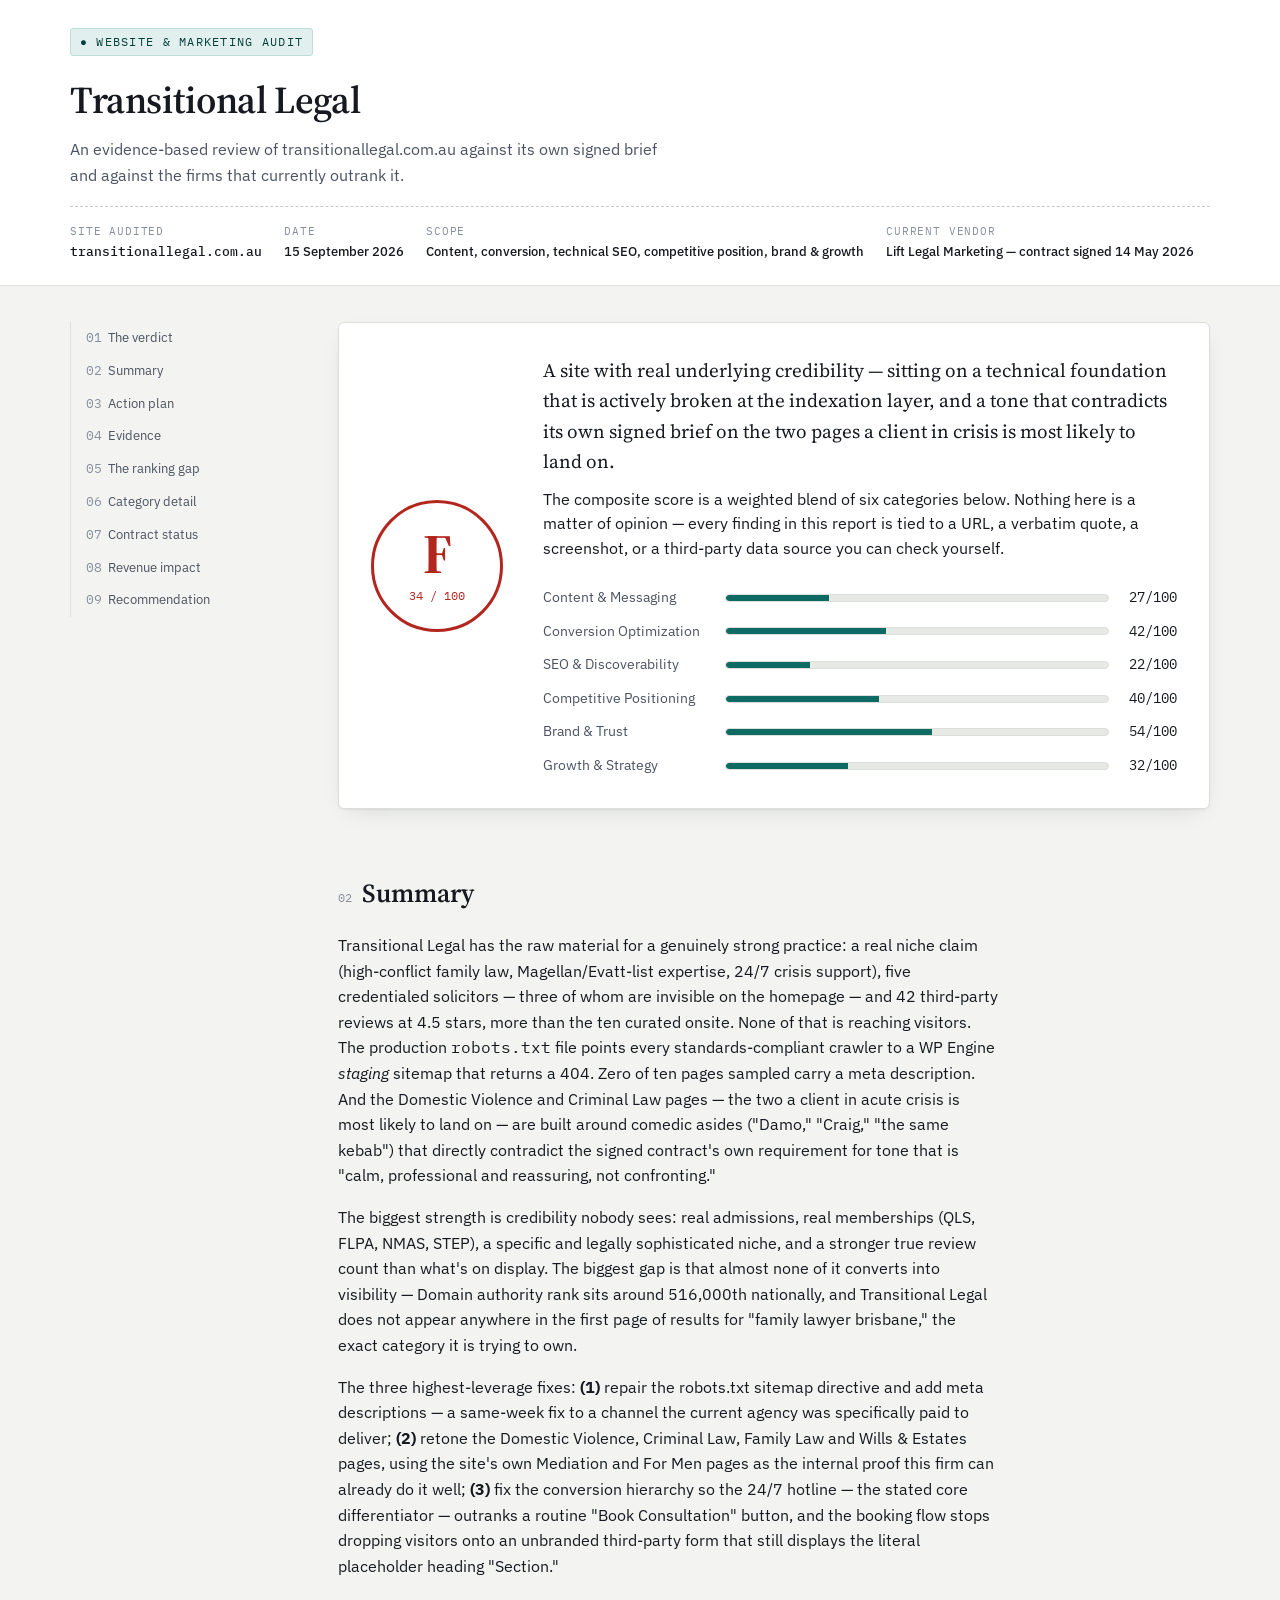
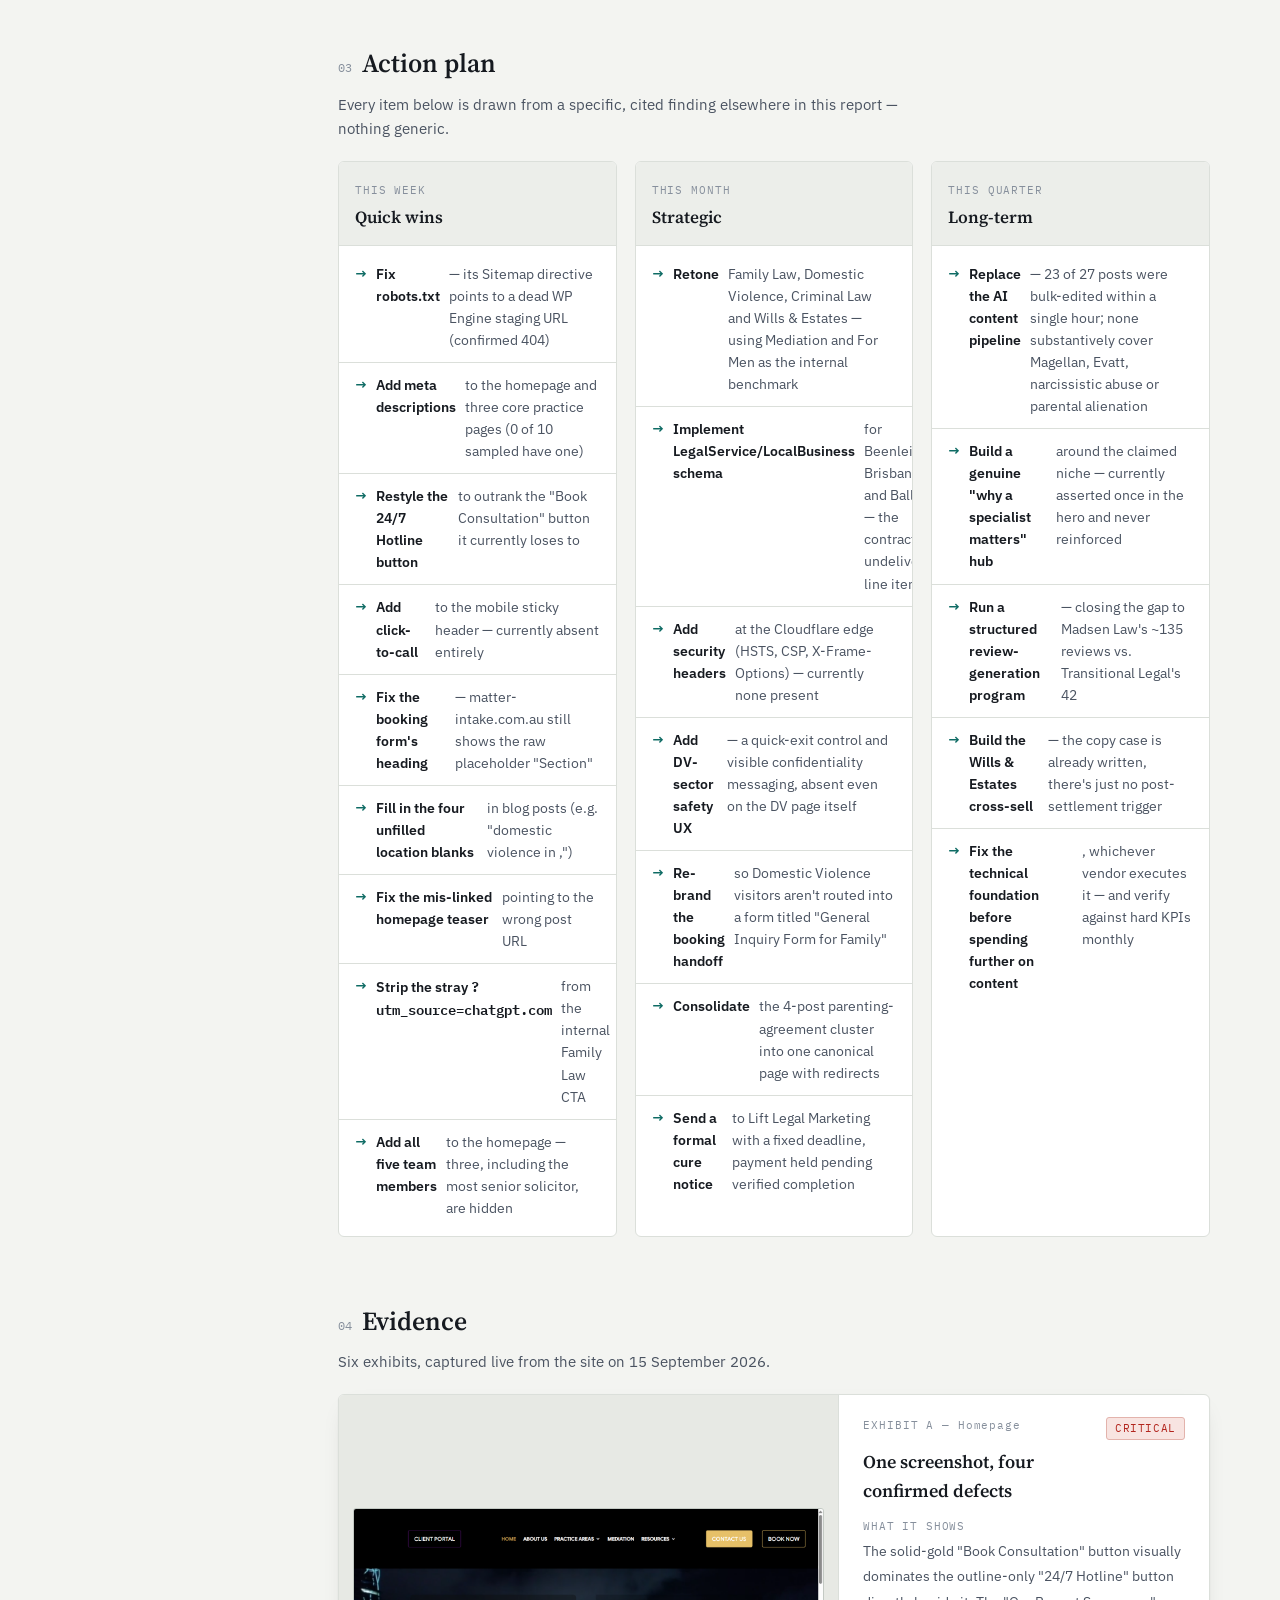
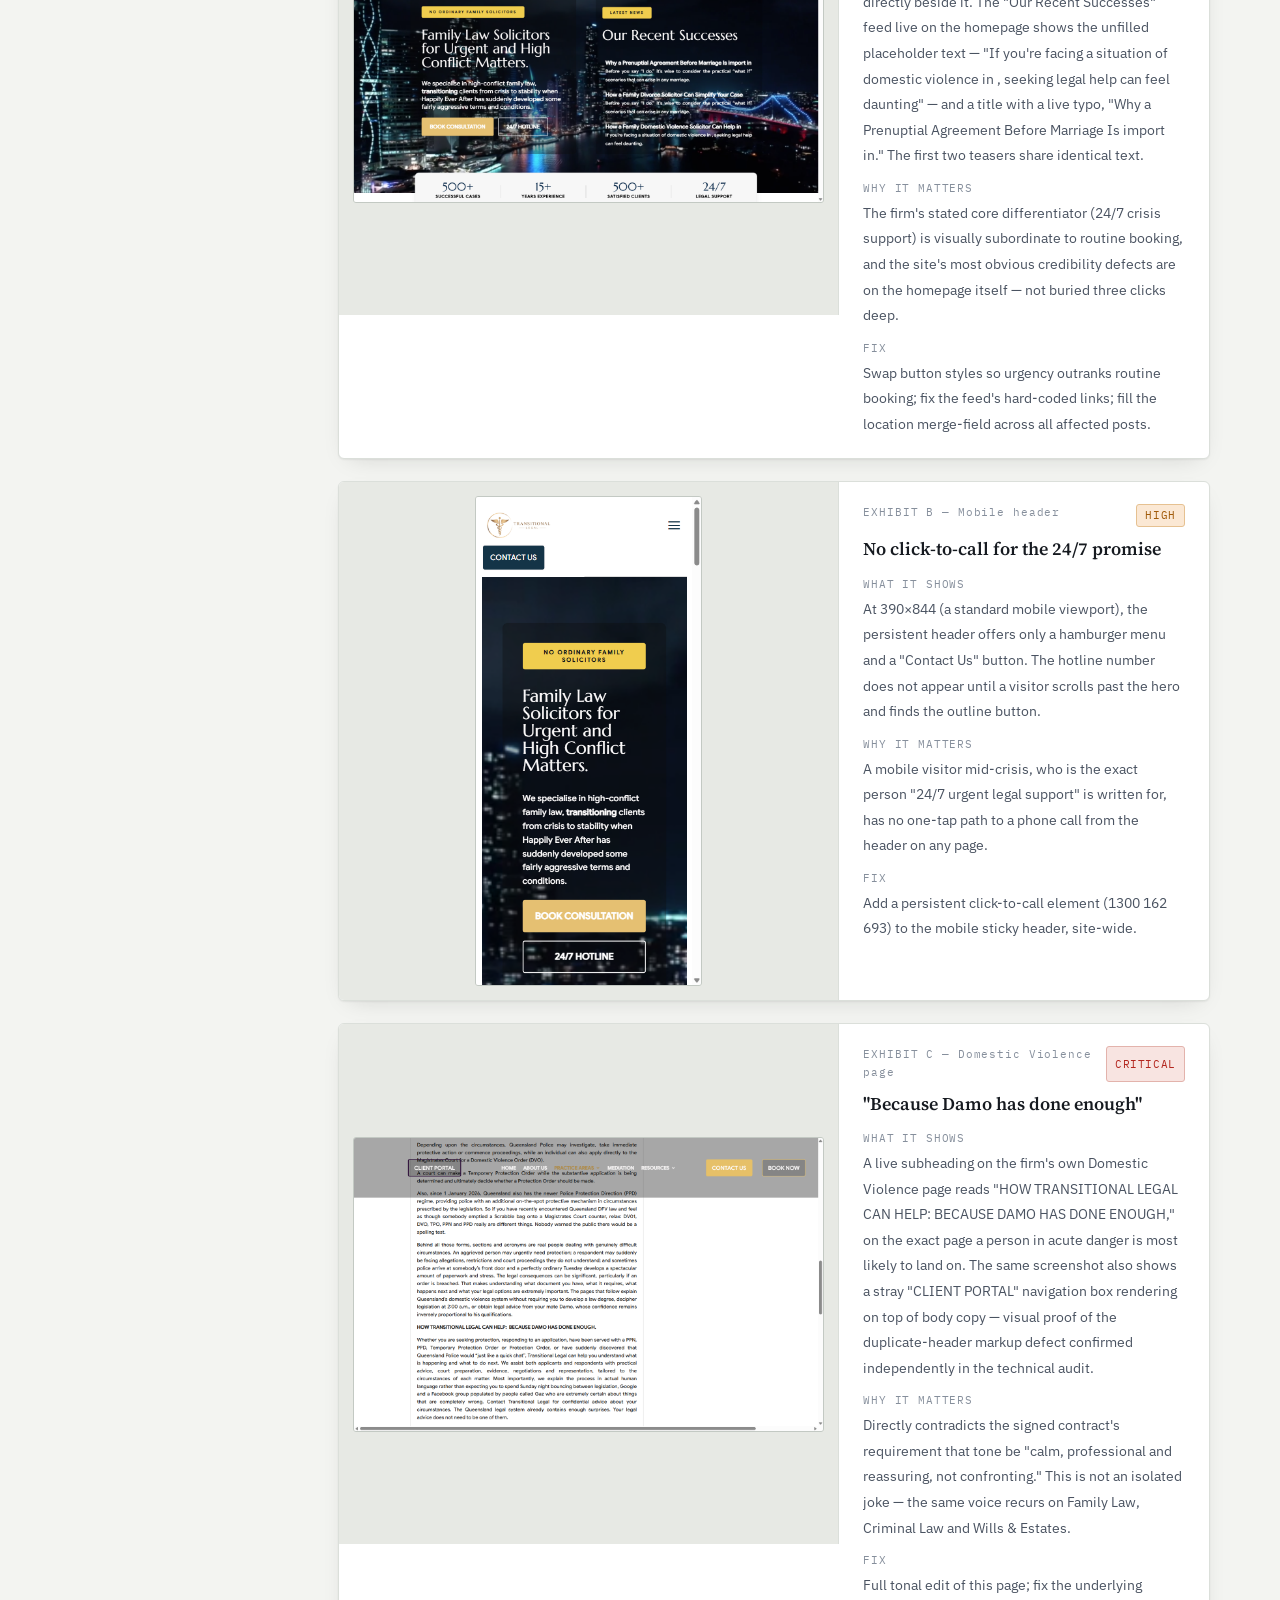
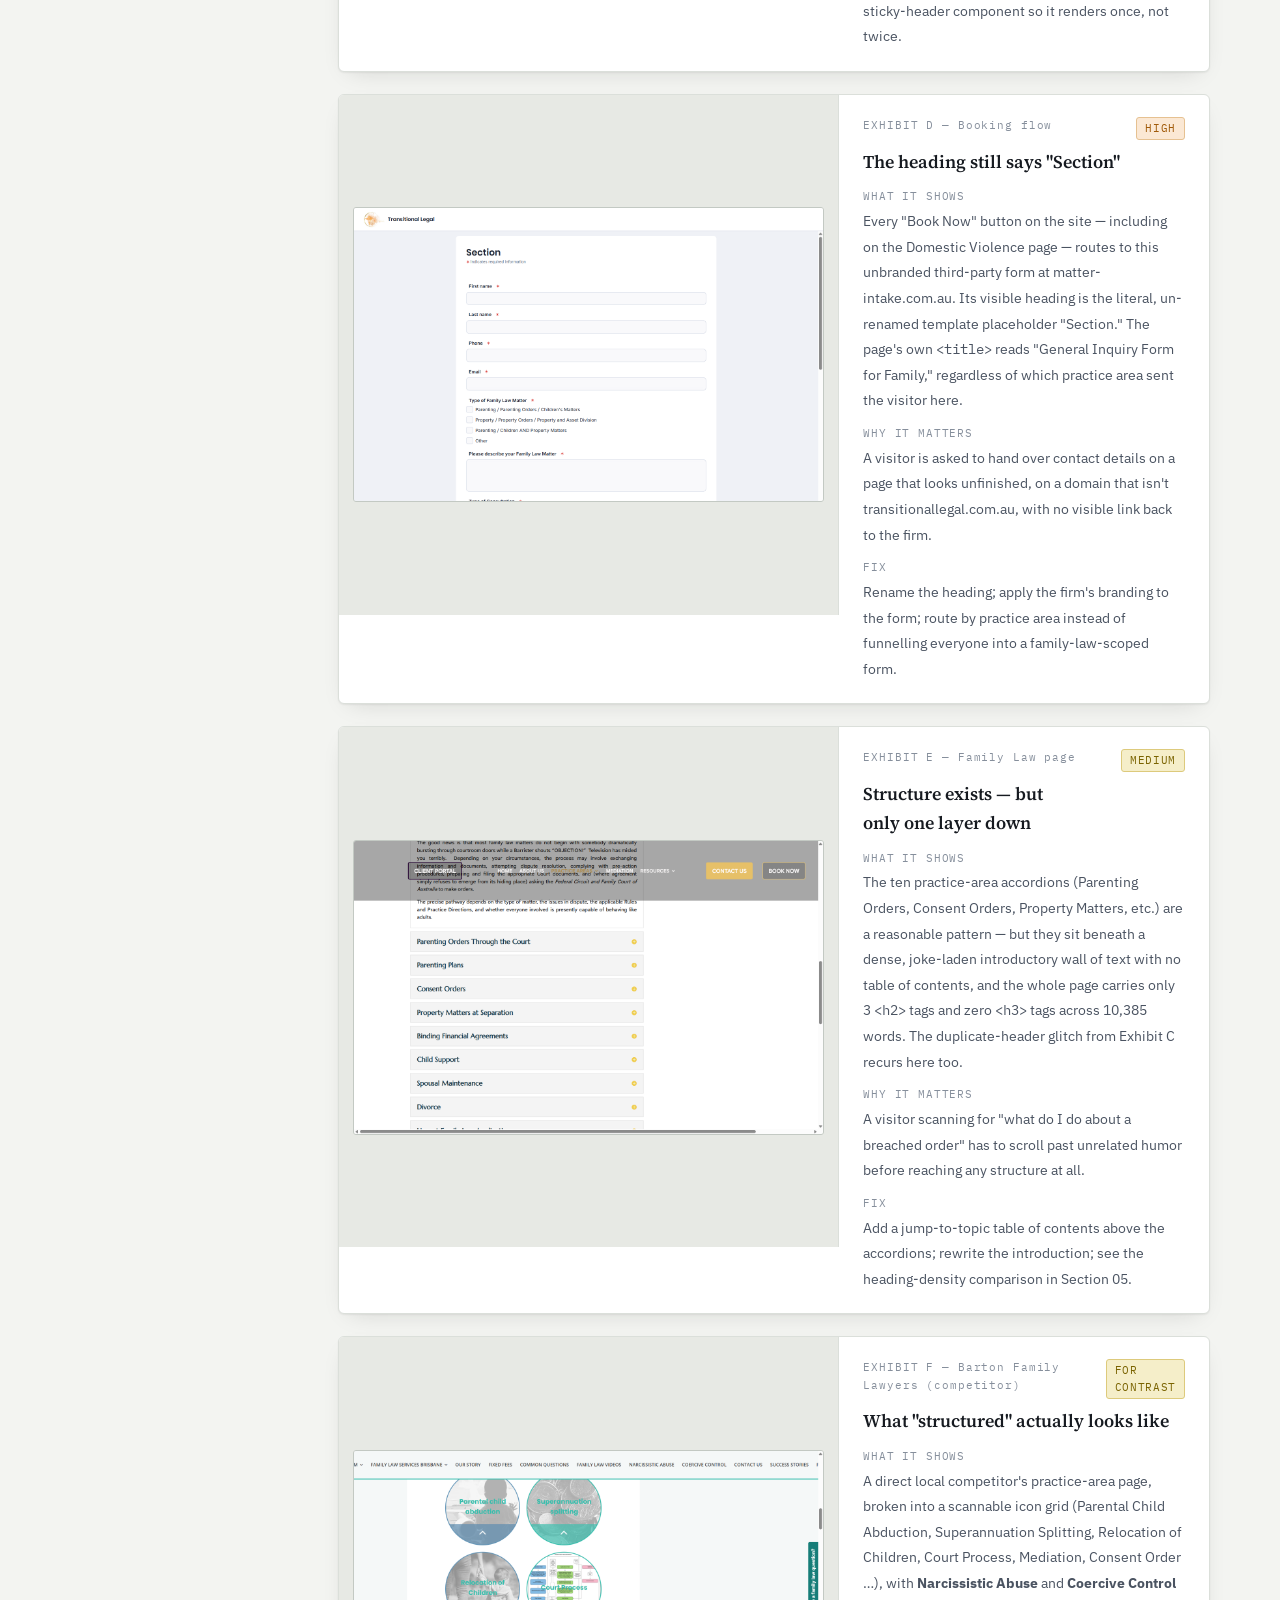
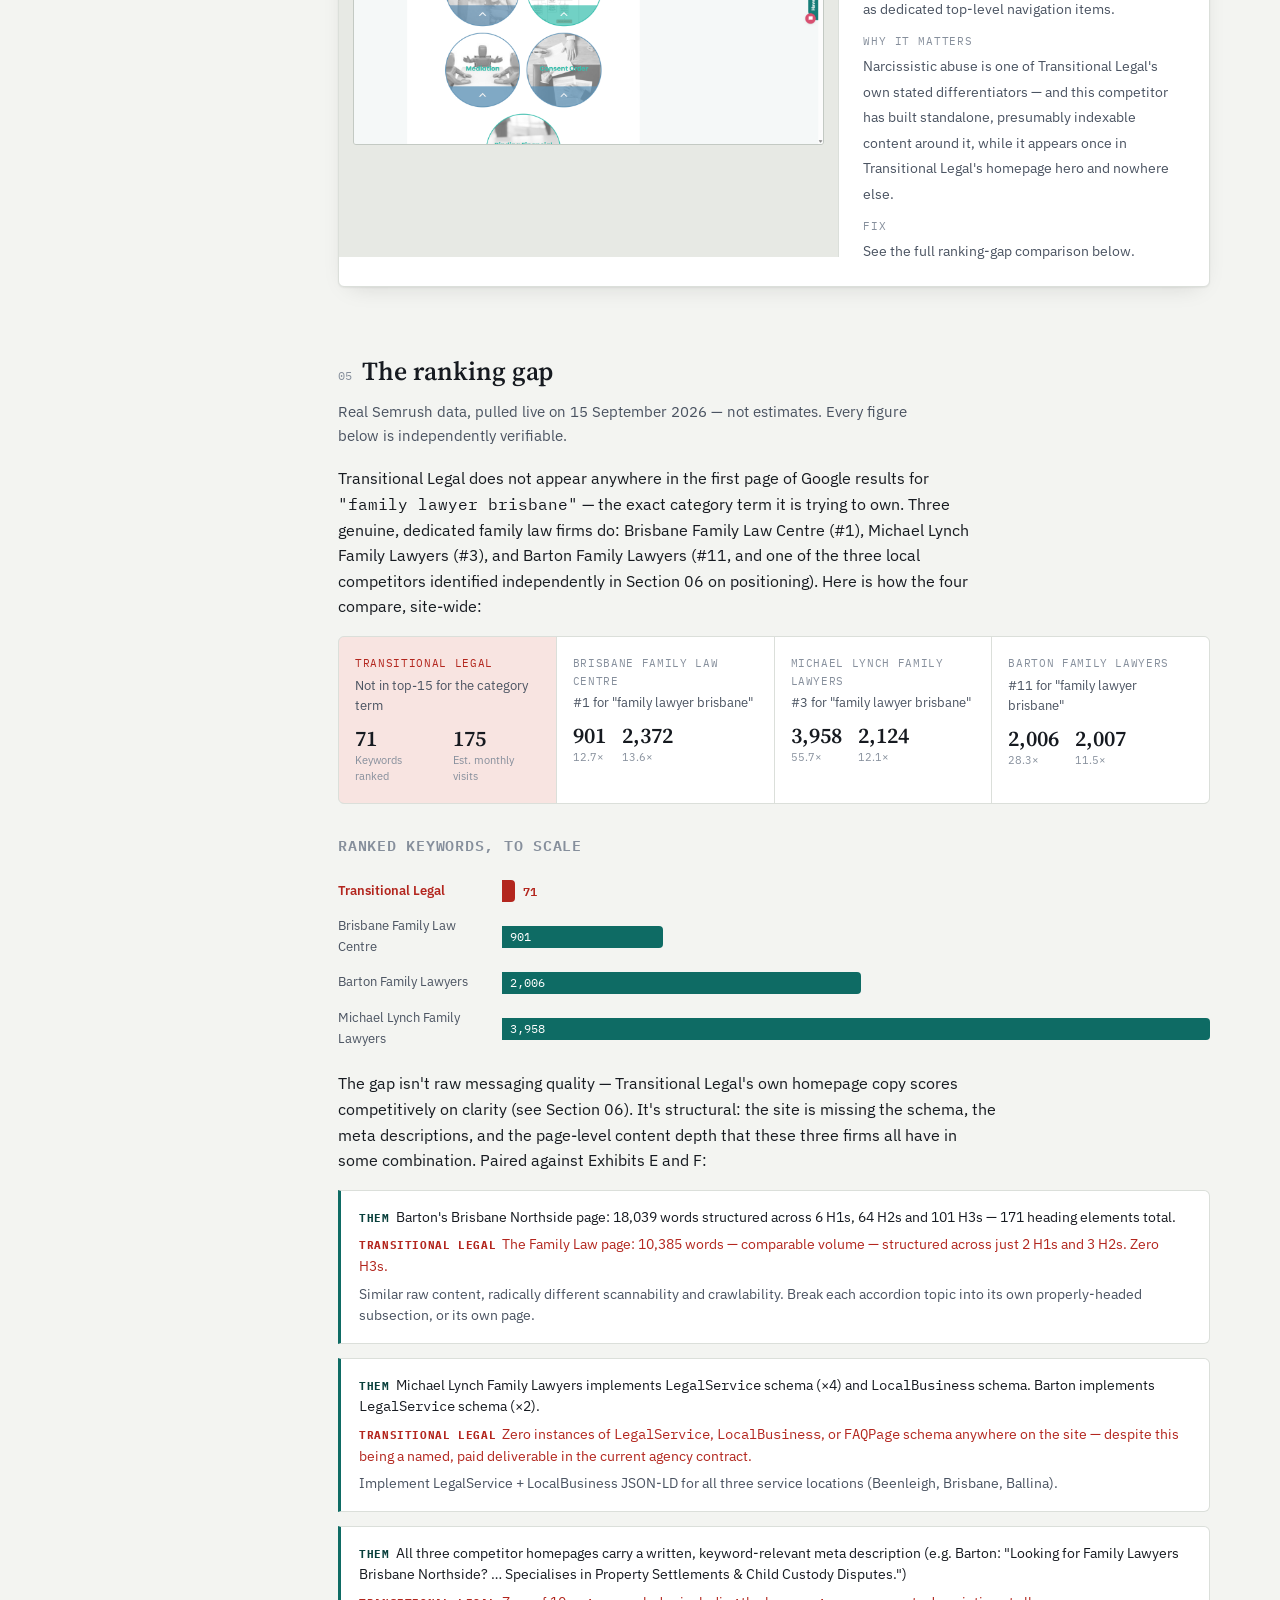
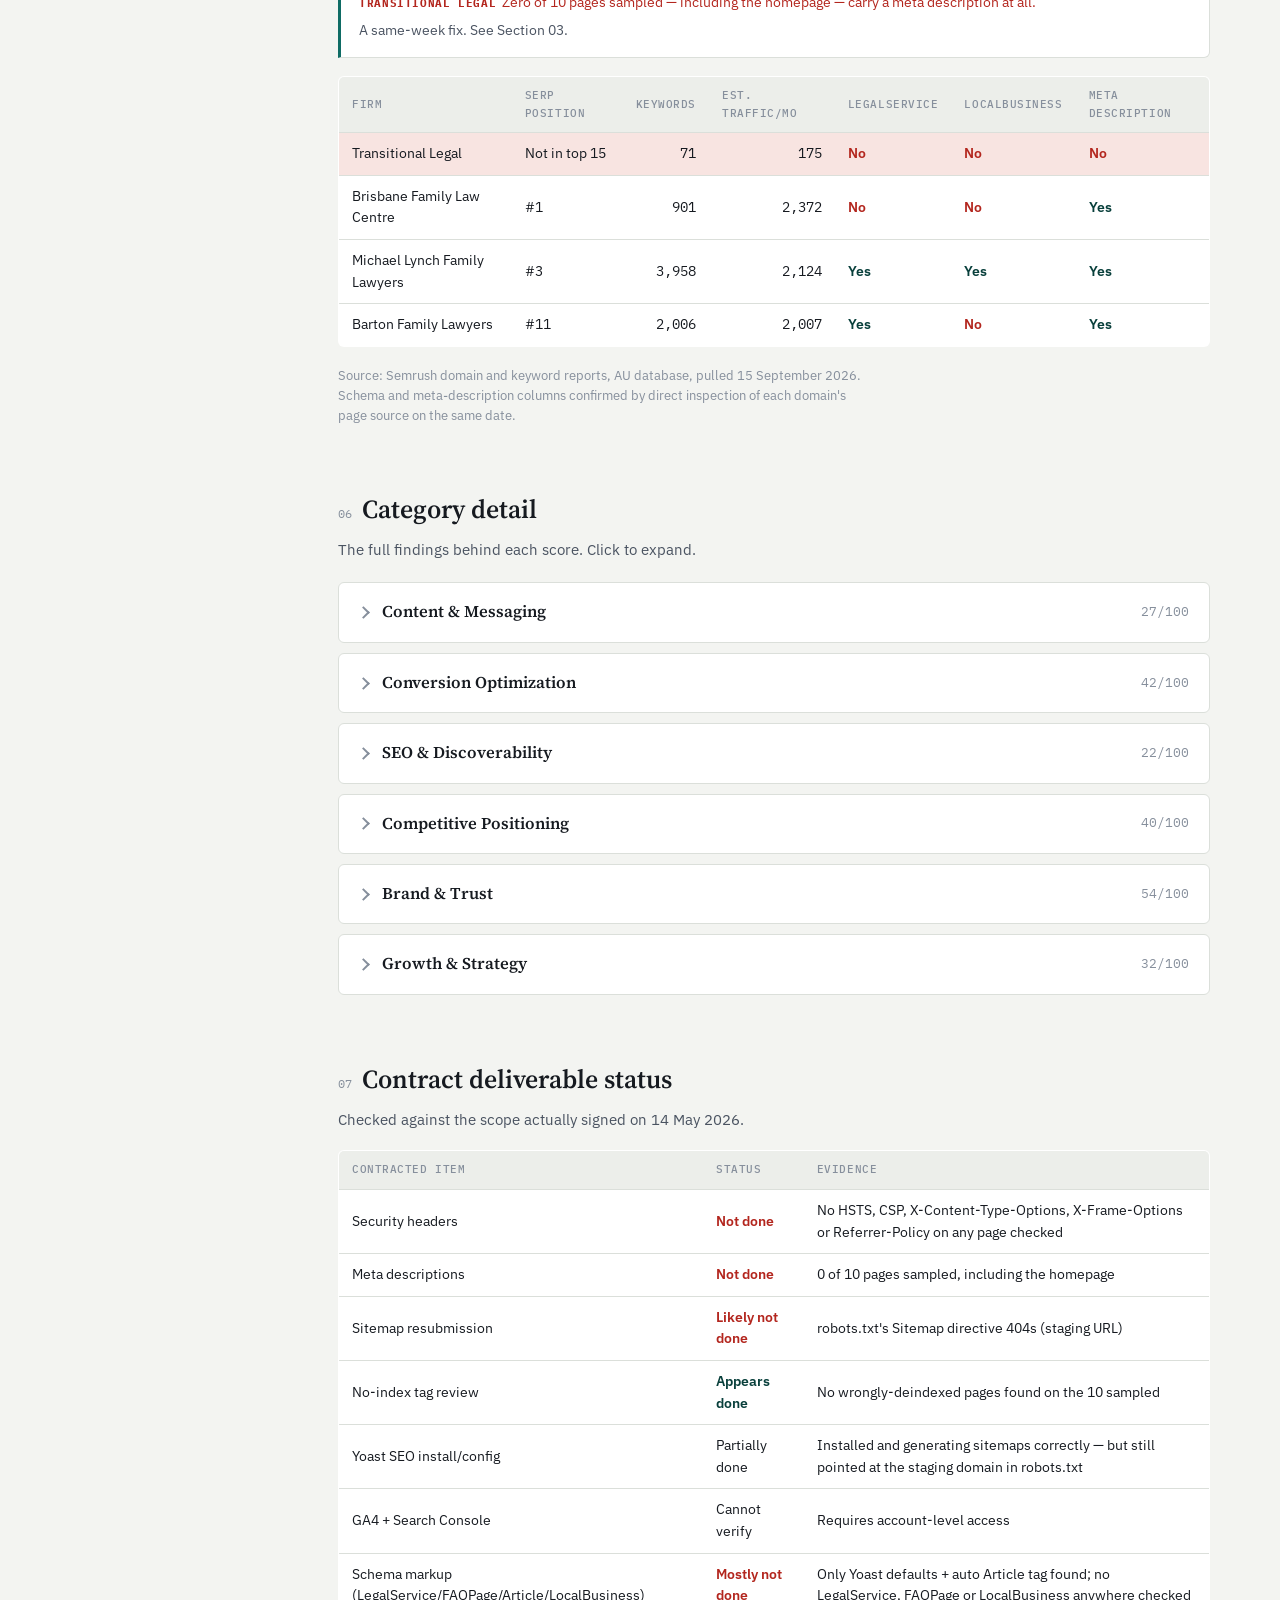
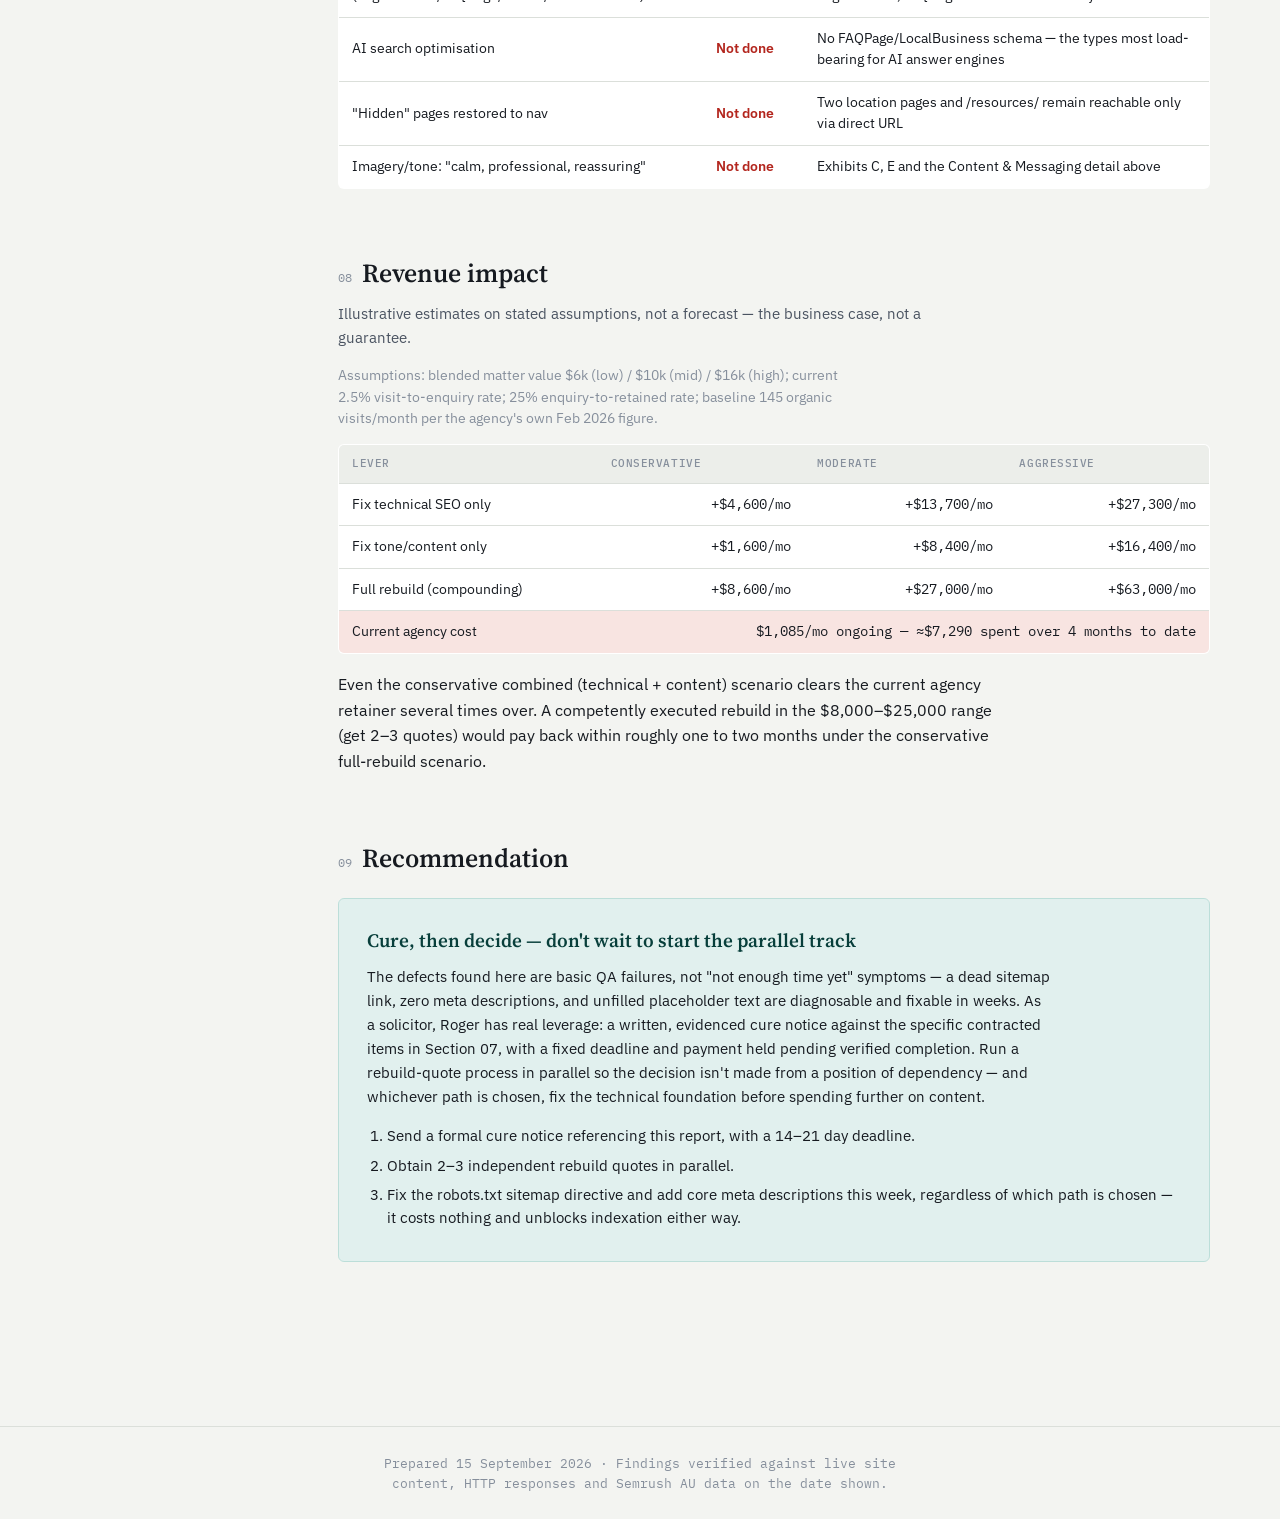
<file: report/index.html>
<!doctype html>
<html lang="en">
<head>
<meta charset="UTF-8">
<meta name="viewport" content="width=device-width, initial-scale=1.0">
<title>Transitional Legal — Website Audit</title>
<link rel="preconnect" href="https://fonts.googleapis.com">
<link rel="preconnect" href="https://fonts.gstatic.com" crossorigin>
<link href="https://fonts.googleapis.com/css2?family=Source+Serif+4:opsz,wght@8..60,400;8..60,500;8..60,600;8..60,700&family=IBM+Plex+Sans:wght@400;500;600;700&family=IBM+Plex+Mono:wght@400;500;600&display=swap" rel="stylesheet">
<style>
  :root{
    --bg:#f3f4f1; --surface:#ffffff; --surface-alt:#eceeea; --surface-sunken:#e7e9e4;
    --ink:#161a20; --ink-2:#4a5361; --ink-3:#868f9c;
    --border:#dbdfda; --border-strong:#c3c9c3;
    --accent:#0e6b64; --accent-ink:#083f3b; --accent-soft:#e1f0ee; --accent-line:#bcded9;
    --critical:#b3261e; --critical-soft:#f8e4e1; --critical-line:#e3b3ac;
    --high:#a15a09; --high-soft:#fbe8d4; --high-line:#e6c191;
    --medium:#7a6300; --medium-soft:#f5eec9; --medium-line:#ddca7c;
    --grade-ring:#b3261e;
    --shadow: 0 1px 2px rgba(20,24,20,.06), 0 8px 24px -12px rgba(20,24,20,.18);
    --serif: "Source Serif 4", Georgia, "Times New Roman", serif;
    --sans: "IBM Plex Sans", -apple-system, "Segoe UI", Roboto, sans-serif;
    --mono: "IBM Plex Mono", "SFMono-Regular", Consolas, monospace;
  }
  @media (prefers-color-scheme: dark){
    :root{
      --bg:#14171b; --surface:#1b1f24; --surface-alt:#20252b; --surface-sunken:#181c20;
      --ink:#eef0ee; --ink-2:#b6bec9; --ink-3:#828b96;
      --border:#2c3138; --border-strong:#3a4048;
      --accent:#4fb8ac; --accent-ink:#bfeee7; --accent-soft:#173330; --accent-line:#2a5a53;
      --critical:#e8877e; --critical-soft:#3a2220; --critical-line:#6b3833;
      --high:#e2ab6b; --high-soft:#372b18; --high-line:#6b5228;
      --medium:#dcc465; --medium-soft:#332e14; --medium-line:#6b5c26;
      --grade-ring:#e8877e;
      --shadow: 0 1px 2px rgba(0,0,0,.3), 0 8px 24px -12px rgba(0,0,0,.5);
    }
  }
  *{box-sizing:border-box;}
  html{scroll-behavior:smooth;}
  body{
    margin:0; background:var(--bg); color:var(--ink); font-family:var(--sans);
    font-size:16px; line-height:1.6; -webkit-font-smoothing:antialiased;
  }
  img{max-width:100%; display:block;}
  a{color:var(--accent-ink);}
  h1,h2,h3,h4{font-family:var(--serif); font-weight:600; text-wrap:balance; margin:0;}
  p{margin:0 0 1em; max-width:66ch;}
  table{border-collapse:collapse; width:100%;}
  .mono{font-family:var(--mono);}
  .tabular{font-variant-numeric:tabular-nums;}

  /* ---------- shell ---------- */
  .shell{max-width:1180px; margin:0 auto; padding:0 20px;}
  .layout{display:grid; grid-template-columns:220px minmax(0,1fr); gap:48px; align-items:start;}
  @media (max-width:980px){ .layout{grid-template-columns:1fr;} }

  /* ---------- masthead ---------- */
  .masthead{
    border-bottom:1px solid var(--border); background:var(--surface);
  }
  .masthead-inner{max-width:1180px; margin:0 auto; padding:28px 20px 22px;}
  .eyebrow{
    font-family:var(--mono); font-size:11.5px; letter-spacing:.11em; text-transform:uppercase;
    color:var(--accent-ink); background:var(--accent-soft); border:1px solid var(--accent-line);
    display:inline-flex; align-items:center; gap:6px; padding:4px 9px; border-radius:3px;
  }
  .masthead h1{font-size:clamp(28px,4vw,38px); margin-top:14px; letter-spacing:-.01em;}
  .masthead .sub{color:var(--ink-2); font-size:16px; margin-top:6px; max-width:60ch;}
  .meta-row{
    display:flex; flex-wrap:wrap; gap:22px; margin-top:18px; padding-top:16px;
    border-top:1px dashed var(--border-strong);
  }
  .meta-item{font-size:13px;}
  .meta-item .k{display:block; color:var(--ink-3); font-family:var(--mono); font-size:10.5px; letter-spacing:.08em; text-transform:uppercase; margin-bottom:2px;}
  .meta-item .v{color:var(--ink); font-weight:500;}

  /* ---------- sticky nav ---------- */
  nav.toc{position:sticky; top:20px; padding-top:36px;}
  nav.toc ol{list-style:none; margin:0; padding:0; border-left:1px solid var(--border);}
  nav.toc a{
    display:block; padding:6px 0 6px 14px; font-size:13px; color:var(--ink-2); text-decoration:none;
    border-left:2px solid transparent; margin-left:-1px;
  }
  nav.toc a:hover{color:var(--accent-ink); border-left-color:var(--accent-line);}
  .toc-num{font-family:var(--mono); color:var(--ink-3); margin-right:6px;}
  @media (max-width:980px){
    nav.toc{position:static; padding-top:0;}
    nav.toc ol{border-left:none; display:flex; flex-wrap:wrap; gap:4px 2px;}
    nav.toc li{flex:none;}
    nav.toc a{border:1px solid var(--border); border-radius:999px; padding:6px 12px; margin-left:0;}
  }

  main{padding-top:36px; padding-bottom:100px; min-width:0;}
  section{scroll-margin-top:20px; margin-bottom:64px;}
  .section-head{display:flex; align-items:baseline; gap:10px; margin-bottom:6px;}
  .section-tag{font-family:var(--mono); font-size:12px; color:var(--ink-3);}
  section h2{font-size:26px;}
  section > .dek{color:var(--ink-2); margin-top:8px; font-size:15px;}

  /* ---------- verdict ---------- */
  .verdict{
    display:grid; grid-template-columns:auto 1fr; gap:40px; align-items:center;
    background:var(--surface); border:1px solid var(--border); border-radius:6px;
    padding:32px; box-shadow:var(--shadow);
  }
  @media (max-width:700px){ .verdict{grid-template-columns:1fr; text-align:center;} }
  .grade-stamp{
    width:132px; height:132px; border-radius:50%; border:3px solid var(--grade-ring);
    display:flex; flex-direction:column; align-items:center; justify-content:center;
    color:var(--grade-ring); flex-shrink:0; justify-self:center;
  }
  .grade-stamp .letter{font-family:var(--serif); font-size:56px; font-weight:700; line-height:1;}
  .grade-stamp .score{font-family:var(--mono); font-size:12px; margin-top:4px;}
  .verdict-copy p{max-width:70ch; font-size:15.5px;}
  .verdict-copy .lede{font-family:var(--serif); font-size:19px; color:var(--ink); margin-bottom:10px;}

  .meters{display:flex; flex-direction:column; gap:12px; margin-top:26px;}
  .meter-row{display:grid; grid-template-columns:170px 1fr 56px; gap:12px; align-items:center; font-size:13.5px;}
  @media (max-width:560px){ .meter-row{grid-template-columns:1fr; gap:4px;} .meter-row .val{text-align:left;} }
  .meter-row .label{color:var(--ink-2);}
  .meter-track{height:8px; background:var(--surface-sunken); border-radius:5px; overflow:hidden; border:1px solid var(--border);}
  .meter-fill{height:100%; background:var(--accent); border-radius:5px 0 0 5px;}
  .meter-row .val{font-family:var(--mono); text-align:right; color:var(--ink);}

  /* ---------- action plan ---------- */
  .plan-grid{display:grid; grid-template-columns:repeat(3,1fr); gap:18px;}
  @media (max-width:860px){ .plan-grid{grid-template-columns:1fr;} }
  .plan-col{background:var(--surface); border:1px solid var(--border); border-radius:6px; overflow:hidden;}
  .plan-col-head{padding:14px 16px; border-bottom:1px solid var(--border); background:var(--surface-alt);}
  .plan-col-head .when{font-family:var(--mono); font-size:11px; text-transform:uppercase; letter-spacing:.08em; color:var(--ink-3);}
  .plan-col-head h3{font-size:17px; margin-top:2px;}
  .plan-list{list-style:none; margin:0; padding:6px 0;}
  .plan-list li{padding:11px 16px; border-bottom:1px solid var(--border); font-size:13.8px; color:var(--ink-2); display:flex; gap:9px;}
  .plan-list li:last-child{border-bottom:none;}
  .plan-list li::before{content:"→"; color:var(--accent); flex-shrink:0; font-weight:600;}
  .plan-list li b{color:var(--ink); font-weight:600;}

  /* ---------- exhibits ---------- */
  .exhibit{
    display:grid; grid-template-columns:minmax(0,1.15fr) minmax(0,.85fr); gap:0;
    background:var(--surface); border:1px solid var(--border); border-radius:6px; overflow:hidden; margin-bottom:22px;
    box-shadow:var(--shadow);
  }
  @media (max-width:800px){ .exhibit{grid-template-columns:1fr;} }
  .exhibit-figure{background:var(--surface-sunken); border-right:1px solid var(--border); display:flex; align-items:center; justify-content:center; padding:14px; overflow:auto; max-height:520px; align-self:stretch;}
  @media (max-width:800px){ .exhibit-figure{border-right:none; border-bottom:1px solid var(--border); max-height:420px;} }
  .exhibit-figure img{border-radius:3px; border:1px solid var(--border-strong); max-height:490px; width:auto; height:auto;}
  .exhibit-body{padding:22px 24px;}
  .exhibit-tag{
    font-family:var(--mono); font-size:11px; letter-spacing:.08em; color:var(--ink-3);
    display:flex; justify-content:space-between; margin-bottom:8px;
  }
  .exhibit-body h3{font-size:18px; margin-bottom:10px;}
  .exhibit-body .field{margin-top:12px;}
  .exhibit-body .field .k{font-family:var(--mono); font-size:10.5px; text-transform:uppercase; letter-spacing:.08em; color:var(--ink-3); display:block; margin-bottom:3px;}
  .exhibit-body .field .v{font-size:13.8px; color:var(--ink-2);}
  .sev{
    display:inline-flex; align-items:center; font-family:var(--mono); font-size:10.5px; letter-spacing:.06em;
    text-transform:uppercase; padding:2px 8px; border-radius:3px; border:1px solid;
  }
  .sev.critical{color:var(--critical); background:var(--critical-soft); border-color:var(--critical-line);}
  .sev.high{color:var(--high); background:var(--high-soft); border-color:var(--high-line);}
  .sev.medium{color:var(--medium); background:var(--medium-soft); border-color:var(--medium-line);}

  /* ---------- ranking gap ---------- */
  .stat-strip{display:grid; grid-template-columns:repeat(4,1fr); gap:1px; background:var(--border); border:1px solid var(--border); border-radius:6px; overflow:hidden; margin-bottom:24px;}
  @media (max-width:760px){ .stat-strip{grid-template-columns:repeat(2,1fr);} }
  .stat-cell{background:var(--surface); padding:18px 16px;}
  .stat-cell.is-target{background:var(--critical-soft);}
  .stat-cell .who{font-family:var(--mono); font-size:11px; color:var(--ink-3); text-transform:uppercase; letter-spacing:.06em;}
  .stat-cell.is-target .who{color:var(--critical);}
  .stat-cell .rank{font-size:12.5px; color:var(--ink-2); margin-top:2px;}
  .stat-cell .figs{display:flex; gap:16px; margin-top:12px;}
  .stat-cell .fig .n{font-family:var(--serif); font-size:22px; font-weight:600; line-height:1;}
  .stat-cell .fig .lbl{font-size:10.5px; color:var(--ink-3); margin-top:3px;}

  .bars{display:flex; flex-direction:column; gap:14px; margin:22px 0;}
  .bar-row{display:grid; grid-template-columns:150px 1fr; gap:14px; align-items:center;}
  @media (max-width:600px){ .bar-row{grid-template-columns:1fr; gap:3px;} }
  .bar-row .name{font-size:13px; color:var(--ink-2);}
  .bar-row.is-target .name{color:var(--critical); font-weight:600;}
  .bar-outer{position:relative; height:22px;}
  .bar-fill{height:100%; border-radius:0 4px 4px 0; background:var(--accent); display:flex; align-items:center;}
  .bar-row.is-target .bar-fill{background:var(--critical);}
  .bar-fill .n{font-family:var(--mono); font-size:12px; color:var(--surface); padding:0 8px; white-space:nowrap;}
  .bar-fill.tiny{background:none;}
  .bar-fill.tiny .n{color:var(--critical); padding-left:2px;}

  table.data{font-size:13.5px; background:var(--surface); border:1px solid var(--border); border-radius:6px; overflow:hidden;}
  table.data th, table.data td{padding:10px 13px; text-align:left; border-bottom:1px solid var(--border);}
  table.data thead th{background:var(--surface-alt); font-family:var(--mono); font-size:11px; text-transform:uppercase; letter-spacing:.05em; color:var(--ink-3); font-weight:500;}
  table.data tbody tr:last-child td{border-bottom:none;}
  table.data tr.is-target{background:var(--critical-soft);}
  table.data td.num{font-family:var(--mono); text-align:right;}
  .yes{color:var(--accent-ink); font-weight:600;}
  .no{color:var(--critical); font-weight:600;}
  .tablewrap{overflow-x:auto; margin:18px 0;}

  .pairing{border:1px solid var(--border); border-left:3px solid var(--accent); background:var(--surface); border-radius:0 6px 6px 0; padding:16px 18px; margin:14px 0;}
  .pairing .them{font-size:13.5px; color:var(--ink); margin-bottom:6px;}
  .pairing .us{font-size:13.5px; color:var(--critical); margin-bottom:6px;}
  .pairing .fix{font-size:13.5px; color:var(--ink-2);}
  .pairing b.tag{font-family:var(--mono); font-size:10.5px; letter-spacing:.06em; text-transform:uppercase; margin-right:6px;}

  /* ---------- category deep-dive ---------- */
  details.cat{background:var(--surface); border:1px solid var(--border); border-radius:6px; margin-bottom:10px; overflow:hidden;}
  details.cat[open]{box-shadow:var(--shadow);}
  details.cat summary{
    list-style:none; cursor:pointer; padding:16px 20px; display:flex; align-items:center; gap:16px;
    justify-content:space-between;
  }
  details.cat summary::-webkit-details-marker{display:none;}
  .cat-summary-left{display:flex; align-items:center; gap:14px;}
  .cat-summary-left h3{font-size:16.5px;}
  .cat-score{font-family:var(--mono); font-size:13px; color:var(--ink-3); flex-shrink:0;}
  .chev{width:9px; height:9px; border-right:2px solid var(--ink-3); border-bottom:2px solid var(--ink-3); transform:rotate(-45deg); transition:transform .15s; flex-shrink:0;}
  details.cat[open] .chev{transform:rotate(45deg);}
  .cat-body{padding:2px 20px 22px; border-top:1px solid var(--border);}
  .cat-body p{font-size:14.5px; color:var(--ink-2); max-width:74ch; margin-top:14px;}
  .cat-body .quote{font-family:var(--mono); font-size:12.8px; background:var(--surface-alt); border:1px solid var(--border); border-radius:4px; padding:9px 12px; margin:8px 0; color:var(--ink-2); display:block;}

  /* ---------- callout / recommendation ---------- */
  .callout{
    background:var(--accent-soft); border:1px solid var(--accent-line); border-radius:6px;
    padding:26px 28px; position:relative;
  }
  .callout h3{font-size:19px; color:var(--accent-ink); margin-bottom:10px;}
  .callout p{color:var(--ink); font-size:15px; max-width:76ch;}
  .callout ol{margin:12px 0 0; padding-left:20px; color:var(--ink);}
  .callout li{margin-bottom:6px; font-size:14.5px;}

  footer{border-top:1px solid var(--border); padding:26px 20px; text-align:center;}
  footer p{margin:0 auto; color:var(--ink-3); font-size:12.5px; font-family:var(--mono);}
</style>
</head>
<body>

<div class="masthead">
  <div class="masthead-inner">
    <span class="eyebrow">● Website &amp; Marketing Audit</span>
    <h1>Transitional Legal</h1>
    <p class="sub">An evidence-based review of transitionallegal.com.au against its own signed brief and against the firms that currently outrank it.</p>
    <div class="meta-row">
      <div class="meta-item"><span class="k">Site audited</span><span class="v mono">transitionallegal.com.au</span></div>
      <div class="meta-item"><span class="k">Date</span><span class="v">15 September 2026</span></div>
      <div class="meta-item"><span class="k">Scope</span><span class="v">Content, conversion, technical SEO, competitive position, brand &amp; growth</span></div>
      <div class="meta-item"><span class="k">Current vendor</span><span class="v">Lift Legal Marketing — contract signed 14 May 2026</span></div>
    </div>
  </div>
</div>

<div class="shell layout">
  <nav class="toc">
    <ol>
      <li><a href="#verdict"><span class="toc-num">01</span>The verdict</a></li>
      <li><a href="#summary"><span class="toc-num">02</span>Summary</a></li>
      <li><a href="#plan"><span class="toc-num">03</span>Action plan</a></li>
      <li><a href="#evidence"><span class="toc-num">04</span>Evidence</a></li>
      <li><a href="#ranking-gap"><span class="toc-num">05</span>The ranking gap</a></li>
      <li><a href="#categories"><span class="toc-num">06</span>Category detail</a></li>
      <li><a href="#contract"><span class="toc-num">07</span>Contract status</a></li>
      <li><a href="#revenue"><span class="toc-num">08</span>Revenue impact</a></li>
      <li><a href="#next"><span class="toc-num">09</span>Recommendation</a></li>
    </ol>
  </nav>

  <main>

    <section id="verdict">
      <div class="verdict">
        <div class="grade-stamp">
          <div class="letter">F</div>
          <div class="score">34 / 100</div>
        </div>
        <div class="verdict-copy">
          <p class="lede">A site with real underlying credibility — sitting on a technical foundation that is actively broken at the indexation layer, and a tone that contradicts its own signed brief on the two pages a client in crisis is most likely to land on.</p>
          <p>The composite score is a weighted blend of six categories below. Nothing here is a matter of opinion — every finding in this report is tied to a URL, a verbatim quote, a screenshot, or a third-party data source you can check yourself.</p>
          <div class="meters">
            <div class="meter-row"><span class="label">Content &amp; Messaging</span><div class="meter-track"><div class="meter-fill" style="width:27%"></div></div><span class="val">27/100</span></div>
            <div class="meter-row"><span class="label">Conversion Optimization</span><div class="meter-track"><div class="meter-fill" style="width:42%"></div></div><span class="val">42/100</span></div>
            <div class="meter-row"><span class="label">SEO &amp; Discoverability</span><div class="meter-track"><div class="meter-fill" style="width:22%"></div></div><span class="val">22/100</span></div>
            <div class="meter-row"><span class="label">Competitive Positioning</span><div class="meter-track"><div class="meter-fill" style="width:40%"></div></div><span class="val">40/100</span></div>
            <div class="meter-row"><span class="label">Brand &amp; Trust</span><div class="meter-track"><div class="meter-fill" style="width:54%"></div></div><span class="val">54/100</span></div>
            <div class="meter-row"><span class="label">Growth &amp; Strategy</span><div class="meter-track"><div class="meter-fill" style="width:32%"></div></div><span class="val">32/100</span></div>
          </div>
        </div>
      </div>
    </section>

    <section id="summary">
      <div class="section-head"><span class="section-tag">02</span><h2>Summary</h2></div>
      <p style="margin-top:18px;">Transitional Legal has the raw material for a genuinely strong practice: a real niche claim (high-conflict family law, Magellan/Evatt-list expertise, 24/7 crisis support), five credentialed solicitors — three of whom are invisible on the homepage — and 42 third-party reviews at 4.5 stars, more than the ten curated onsite. None of that is reaching visitors. The production <code class="mono">robots.txt</code> file points every standards-compliant crawler to a WP Engine <em>staging</em> sitemap that returns a 404. Zero of ten pages sampled carry a meta description. And the Domestic Violence and Criminal Law pages — the two a client in acute crisis is most likely to land on — are built around comedic asides ("Damo," "Craig," "the same kebab") that directly contradict the signed contract's own requirement for tone that is "calm, professional and reassuring, not confronting."</p>
      <p>The biggest strength is credibility nobody sees: real admissions, real memberships (QLS, FLPA, NMAS, STEP), a specific and legally sophisticated niche, and a stronger true review count than what's on display. The biggest gap is that almost none of it converts into visibility — Domain authority rank sits around 516,000th nationally, and Transitional Legal does not appear anywhere in the first page of results for "family lawyer brisbane," the exact category it is trying to own.</p>
      <p>The three highest-leverage fixes: <b>(1)</b> repair the robots.txt sitemap directive and add meta descriptions — a same-week fix to a channel the current agency was specifically paid to deliver; <b>(2)</b> retone the Domestic Violence, Criminal Law, Family Law and Wills &amp; Estates pages, using the site's own Mediation and For Men pages as the internal proof this firm can already do it well; <b>(3)</b> fix the conversion hierarchy so the 24/7 hotline — the stated core differentiator — outranks a routine "Book Consultation" button, and the booking flow stops dropping visitors onto an unbranded third-party form that still displays the literal placeholder heading "Section."</p>
    </section>

    <section id="plan">
      <div class="section-head"><span class="section-tag">03</span><h2>Action plan</h2></div>
      <p class="dek">Every item below is drawn from a specific, cited finding elsewhere in this report — nothing generic.</p>
      <div class="plan-grid" style="margin-top:20px;">
        <div class="plan-col">
          <div class="plan-col-head"><span class="when">This week</span><h3>Quick wins</h3></div>
          <ul class="plan-list">
            <li><b>Fix robots.txt</b> — its Sitemap directive points to a dead WP Engine staging URL (confirmed 404)</li>
            <li><b>Add meta descriptions</b> to the homepage and three core practice pages (0 of 10 sampled have one)</li>
            <li><b>Restyle the 24/7 Hotline button</b> to outrank the "Book Consultation" button it currently loses to</li>
            <li><b>Add click-to-call</b> to the mobile sticky header — currently absent entirely</li>
            <li><b>Fix the booking form's heading</b> — matter-intake.com.au still shows the raw placeholder "Section"</li>
            <li><b>Fill in the four unfilled location blanks</b> in blog posts (e.g. "domestic violence in ,")</li>
            <li><b>Fix the mis-linked homepage teaser</b> pointing to the wrong post URL</li>
            <li><b>Strip the stray <code class="mono">?utm_source=chatgpt.com</code></b> from the internal Family Law CTA</li>
            <li><b>Add all five team members</b> to the homepage — three, including the most senior solicitor, are hidden</li>
          </ul>
        </div>
        <div class="plan-col">
          <div class="plan-col-head"><span class="when">This month</span><h3>Strategic</h3></div>
          <ul class="plan-list">
            <li><b>Retone</b> Family Law, Domestic Violence, Criminal Law and Wills &amp; Estates — using Mediation and For Men as the internal benchmark</li>
            <li><b>Implement LegalService/LocalBusiness schema</b> for Beenleigh, Brisbane and Ballina — the contracted, undelivered line item</li>
            <li><b>Add security headers</b> at the Cloudflare edge (HSTS, CSP, X-Frame-Options) — currently none present</li>
            <li><b>Add DV-sector safety UX</b> — a quick-exit control and visible confidentiality messaging, absent even on the DV page itself</li>
            <li><b>Re-brand the booking handoff</b> so Domestic Violence visitors aren't routed into a form titled "General Inquiry Form for Family"</li>
            <li><b>Consolidate</b> the 4-post parenting-agreement cluster into one canonical page with redirects</li>
            <li><b>Send a formal cure notice</b> to Lift Legal Marketing with a fixed deadline, payment held pending verified completion</li>
          </ul>
        </div>
        <div class="plan-col">
          <div class="plan-col-head"><span class="when">This quarter</span><h3>Long-term</h3></div>
          <ul class="plan-list">
            <li><b>Replace the AI content pipeline</b> — 23 of 27 posts were bulk-edited within a single hour; none substantively cover Magellan, Evatt, narcissistic abuse or parental alienation</li>
            <li><b>Build a genuine "why a specialist matters" hub</b> around the claimed niche — currently asserted once in the hero and never reinforced</li>
            <li><b>Run a structured review-generation program</b> — closing the gap to Madsen Law's ~135 reviews vs. Transitional Legal's 42</li>
            <li><b>Build the Wills &amp; Estates cross-sell</b> — the copy case is already written, there's just no post-settlement trigger</li>
            <li><b>Fix the technical foundation before spending further on content</b>, whichever vendor executes it — and verify against hard KPIs monthly</li>
          </ul>
        </div>
      </div>
    </section>

    <section id="evidence">
      <div class="section-head"><span class="section-tag">04</span><h2>Evidence</h2></div>
      <p class="dek">Six exhibits, captured live from the site on 15 September 2026.</p>

      <div class="exhibit" style="margin-top:20px;">
        <div class="exhibit-figure"><img src="images/01-hero-desktop.png" alt="Transitional Legal homepage hero showing CTA hierarchy and the recent-successes feed"></div>
        <div class="exhibit-body">
          <div class="exhibit-tag"><span>EXHIBIT A — Homepage</span><span class="sev critical">Critical</span></div>
          <h3>One screenshot, four confirmed defects</h3>
          <div class="field"><span class="k">What it shows</span><span class="v">The solid-gold "Book Consultation" button visually dominates the outline-only "24/7 Hotline" button directly beside it. The "Our Recent Successes" feed live on the homepage shows the unfilled placeholder text — "If you're facing a situation of domestic violence in , seeking legal help can feel daunting" — and a title with a live typo, "Why a Prenuptial Agreement Before Marriage Is import in." The first two teasers share identical text.</span></div>
          <div class="field"><span class="k">Why it matters</span><span class="v">The firm's stated core differentiator (24/7 crisis support) is visually subordinate to routine booking, and the site's most obvious credibility defects are on the homepage itself — not buried three clicks deep.</span></div>
          <div class="field"><span class="k">Fix</span><span class="v">Swap button styles so urgency outranks routine booking; fix the feed's hard-coded links; fill the location merge-field across all affected posts.</span></div>
        </div>
      </div>

      <div class="exhibit">
        <div class="exhibit-figure"><img src="images/02-header-mobile.png" alt="Transitional Legal homepage on a 390px mobile viewport, showing no hotline number in the sticky header"></div>
        <div class="exhibit-body">
          <div class="exhibit-tag"><span>EXHIBIT B — Mobile header</span><span class="sev high">High</span></div>
          <h3>No click-to-call for the 24/7 promise</h3>
          <div class="field"><span class="k">What it shows</span><span class="v">At 390×844 (a standard mobile viewport), the persistent header offers only a hamburger menu and a "Contact Us" button. The hotline number does not appear until a visitor scrolls past the hero and finds the outline button.</span></div>
          <div class="field"><span class="k">Why it matters</span><span class="v">A mobile visitor mid-crisis, who is the exact person "24/7 urgent legal support" is written for, has no one-tap path to a phone call from the header on any page.</span></div>
          <div class="field"><span class="k">Fix</span><span class="v">Add a persistent click-to-call element (1300 162 693) to the mobile sticky header, site-wide.</span></div>
        </div>
      </div>

      <div class="exhibit">
        <div class="exhibit-figure"><img src="images/03-dv-tone.png" alt="Transitional Legal Domestic Violence page showing a joke heading about a person named Damo, plus a visual glitch where the Client Portal nav box overlaps body text"></div>
        <div class="exhibit-body">
          <div class="exhibit-tag"><span>EXHIBIT C — Domestic Violence page</span><span class="sev critical">Critical</span></div>
          <h3>"Because Damo has done enough"</h3>
          <div class="field"><span class="k">What it shows</span><span class="v">A live subheading on the firm's own Domestic Violence page reads "HOW TRANSITIONAL LEGAL CAN HELP: BECAUSE DAMO HAS DONE ENOUGH," on the exact page a person in acute danger is most likely to land on. The same screenshot also shows a stray "CLIENT PORTAL" navigation box rendering on top of body copy — visual proof of the duplicate-header markup defect confirmed independently in the technical audit.</span></div>
          <div class="field"><span class="k">Why it matters</span><span class="v">Directly contradicts the signed contract's requirement that tone be "calm, professional and reassuring, not confronting." This is not an isolated joke — the same voice recurs on Family Law, Criminal Law and Wills &amp; Estates.</span></div>
          <div class="field"><span class="k">Fix</span><span class="v">Full tonal edit of this page; fix the underlying sticky-header component so it renders once, not twice.</span></div>
        </div>
      </div>

      <div class="exhibit">
        <div class="exhibit-figure"><img src="images/04-booking-form.png" alt="The matter-intake.com.au booking form showing the literal unedited placeholder heading Section"></div>
        <div class="exhibit-body">
          <div class="exhibit-tag"><span>EXHIBIT D — Booking flow</span><span class="sev high">High</span></div>
          <h3>The heading still says "Section"</h3>
          <div class="field"><span class="k">What it shows</span><span class="v">Every "Book Now" button on the site — including on the Domestic Violence page — routes to this unbranded third-party form at matter-intake.com.au. Its visible heading is the literal, un-renamed template placeholder "Section." The page's own <code class="mono">&lt;title&gt;</code> reads "General Inquiry Form for Family," regardless of which practice area sent the visitor here.</span></div>
          <div class="field"><span class="k">Why it matters</span><span class="v">A visitor is asked to hand over contact details on a page that looks unfinished, on a domain that isn't transitionallegal.com.au, with no visible link back to the firm.</span></div>
          <div class="field"><span class="k">Fix</span><span class="v">Rename the heading; apply the firm's branding to the form; route by practice area instead of funnelling everyone into a family-law-scoped form.</span></div>
        </div>
      </div>

      <div class="exhibit">
        <div class="exhibit-figure"><img src="images/06-family-law-wall.png" alt="Transitional Legal Family Law page showing a dense unbroken paragraph above a list of accordion topics, with the duplicate Client Portal nav glitch visible again"></div>
        <div class="exhibit-body">
          <div class="exhibit-tag"><span>EXHIBIT E — Family Law page</span><span class="sev medium">Medium</span></div>
          <h3>Structure exists — but only one layer down</h3>
          <div class="field"><span class="k">What it shows</span><span class="v">The ten practice-area accordions (Parenting Orders, Consent Orders, Property Matters, etc.) are a reasonable pattern — but they sit beneath a dense, joke-laden introductory wall of text with no table of contents, and the whole page carries only 3 <code class="mono">&lt;h2&gt;</code> tags and zero <code class="mono">&lt;h3&gt;</code> tags across 10,385 words. The duplicate-header glitch from Exhibit C recurs here too.</span></div>
          <div class="field"><span class="k">Why it matters</span><span class="v">A visitor scanning for "what do I do about a breached order" has to scroll past unrelated humor before reaching any structure at all.</span></div>
          <div class="field"><span class="k">Fix</span><span class="v">Add a jump-to-topic table of contents above the accordions; rewrite the introduction; see the heading-density comparison in Section 05.</span></div>
        </div>
      </div>

      <div class="exhibit">
        <div class="exhibit-figure"><img src="images/05-competitor-structure.png" alt="Barton Family Lawyers page showing a card-based grid of specific topics including Narcissistic Abuse and Coercive Control as dedicated navigation items"></div>
        <div class="exhibit-body">
          <div class="exhibit-tag"><span>EXHIBIT F — Barton Family Lawyers (competitor)</span><span class="sev medium">For contrast</span></div>
          <h3>What "structured" actually looks like</h3>
          <div class="field"><span class="k">What it shows</span><span class="v">A direct local competitor's practice-area page, broken into a scannable icon grid (Parental Child Abduction, Superannuation Splitting, Relocation of Children, Court Process, Mediation, Consent Order …), with <b>Narcissistic Abuse</b> and <b>Coercive Control</b> as dedicated top-level navigation items.</span></div>
          <div class="field"><span class="k">Why it matters</span><span class="v">Narcissistic abuse is one of Transitional Legal's own stated differentiators — and this competitor has built standalone, presumably indexable content around it, while it appears once in Transitional Legal's homepage hero and nowhere else.</span></div>
          <div class="field"><span class="k">Fix</span><span class="v">See the full ranking-gap comparison below.</span></div>
        </div>
      </div>
    </section>

    <section id="ranking-gap">
      <div class="section-head"><span class="section-tag">05</span><h2>The ranking gap</h2></div>
      <p class="dek">Real Semrush data, pulled live on 15 September 2026 — not estimates. Every figure below is independently verifiable.</p>

      <p style="margin-top:18px;">Transitional Legal does not appear anywhere in the first page of Google results for <span class="mono">"family lawyer brisbane"</span> — the exact category term it is trying to own. Three genuine, dedicated family law firms do: Brisbane Family Law Centre (#1), Michael Lynch Family Lawyers (#3), and Barton Family Lawyers (#11, and one of the three local competitors identified independently in Section 06 on positioning). Here is how the four compare, site-wide:</p>

      <div class="stat-strip">
        <div class="stat-cell is-target">
          <div class="who">Transitional Legal</div>
          <div class="rank">Not in top-15 for the category term</div>
          <div class="figs">
            <div class="fig"><div class="n tabular">71</div><div class="lbl">Keywords ranked</div></div>
            <div class="fig"><div class="n tabular">175</div><div class="lbl">Est. monthly visits</div></div>
          </div>
        </div>
        <div class="stat-cell">
          <div class="who">Brisbane Family Law Centre</div>
          <div class="rank">#1 for "family lawyer brisbane"</div>
          <div class="figs">
            <div class="fig"><div class="n tabular">901</div><div class="lbl">12.7×</div></div>
            <div class="fig"><div class="n tabular">2,372</div><div class="lbl">13.6×</div></div>
          </div>
        </div>
        <div class="stat-cell">
          <div class="who">Michael Lynch Family Lawyers</div>
          <div class="rank">#3 for "family lawyer brisbane"</div>
          <div class="figs">
            <div class="fig"><div class="n tabular">3,958</div><div class="lbl">55.7×</div></div>
            <div class="fig"><div class="n tabular">2,124</div><div class="lbl">12.1×</div></div>
          </div>
        </div>
        <div class="stat-cell">
          <div class="who">Barton Family Lawyers</div>
          <div class="rank">#11 for "family lawyer brisbane"</div>
          <div class="figs">
            <div class="fig"><div class="n tabular">2,006</div><div class="lbl">28.3×</div></div>
            <div class="fig"><div class="n tabular">2,007</div><div class="lbl">11.5×</div></div>
          </div>
        </div>
      </div>

      <h3 style="font-size:15px; font-family:var(--mono); text-transform:uppercase; letter-spacing:.05em; color:var(--ink-3); margin:30px 0 4px;">Ranked keywords, to scale</h3>
      <div class="bars">
        <div class="bar-row is-target"><span class="name">Transitional Legal</span><div class="bar-outer" style="display:flex; align-items:center; gap:8px;"><div class="bar-fill tiny" style="width:1.8%; flex-shrink:0;"></div><span class="mono" style="font-size:12px; color:var(--critical); font-weight:600;">71</span></div></div>
        <div class="bar-row"><span class="name">Brisbane Family Law Centre</span><div class="bar-outer"><div class="bar-fill" style="width:22.8%"><span class="n">901</span></div></div></div>
        <div class="bar-row"><span class="name">Barton Family Lawyers</span><div class="bar-outer"><div class="bar-fill" style="width:50.7%"><span class="n">2,006</span></div></div></div>
        <div class="bar-row"><span class="name">Michael Lynch Family Lawyers</span><div class="bar-outer"><div class="bar-fill" style="width:100%"><span class="n">3,958</span></div></div></div>
      </div>

      <p>The gap isn't raw messaging quality — Transitional Legal's own homepage copy scores competitively on clarity (see Section 06). It's structural: the site is missing the schema, the meta descriptions, and the page-level content depth that these three firms all have in some combination. Paired against Exhibits E and F:</p>

      <div class="pairing">
        <div class="them"><b class="tag" style="color:var(--accent-ink)">Them</b>Barton's Brisbane Northside page: <span class="tabular">18,039</span> words structured across <span class="tabular">6</span> H1s, <span class="tabular">64</span> H2s and <span class="tabular">101</span> H3s — 171 heading elements total.</div>
        <div class="us"><b class="tag">Transitional Legal</b>The Family Law page: <span class="tabular">10,385</span> words — comparable volume — structured across just <span class="tabular">2</span> H1s and <span class="tabular">3</span> H2s. Zero H3s.</div>
        <div class="fix">Similar raw content, radically different scannability and crawlability. Break each accordion topic into its own properly-headed subsection, or its own page.</div>
      </div>

      <div class="pairing">
        <div class="them"><b class="tag" style="color:var(--accent-ink)">Them</b>Michael Lynch Family Lawyers implements <span class="mono">LegalService</span> schema (×4) and <span class="mono">LocalBusiness</span> schema. Barton implements <span class="mono">LegalService</span> schema (×2).</div>
        <div class="us"><b class="tag">Transitional Legal</b>Zero instances of <span class="mono">LegalService</span>, <span class="mono">LocalBusiness</span>, or <span class="mono">FAQPage</span> schema anywhere on the site — despite this being a named, paid deliverable in the current agency contract.</div>
        <div class="fix">Implement LegalService + LocalBusiness JSON-LD for all three service locations (Beenleigh, Brisbane, Ballina).</div>
      </div>

      <div class="pairing">
        <div class="them"><b class="tag" style="color:var(--accent-ink)">Them</b>All three competitor homepages carry a written, keyword-relevant meta description (e.g. Barton: "Looking for Family Lawyers Brisbane Northside? … Specialises in Property Settlements &amp; Child Custody Disputes.")</div>
        <div class="us"><b class="tag">Transitional Legal</b>Zero of 10 pages sampled — including the homepage — carry a meta description at all.</div>
        <div class="fix">A same-week fix. See Section 03.</div>
      </div>

      <div class="tablewrap">
        <table class="data">
          <thead><tr><th>Firm</th><th>SERP position</th><th>Keywords</th><th>Est. traffic/mo</th><th>LegalService</th><th>LocalBusiness</th><th>Meta description</th></tr></thead>
          <tbody>
            <tr class="is-target"><td>Transitional Legal</td><td>Not in top 15</td><td class="num tabular">71</td><td class="num tabular">175</td><td class="no">No</td><td class="no">No</td><td class="no">No</td></tr>
            <tr><td>Brisbane Family Law Centre</td><td class="tabular">#1</td><td class="num tabular">901</td><td class="num tabular">2,372</td><td class="no">No</td><td class="no">No</td><td class="yes">Yes</td></tr>
            <tr><td>Michael Lynch Family Lawyers</td><td class="tabular">#3</td><td class="num tabular">3,958</td><td class="num tabular">2,124</td><td class="yes">Yes</td><td class="yes">Yes</td><td class="yes">Yes</td></tr>
            <tr><td>Barton Family Lawyers</td><td class="tabular">#11</td><td class="num tabular">2,006</td><td class="num tabular">2,007</td><td class="yes">Yes</td><td class="no">No</td><td class="yes">Yes</td></tr>
          </tbody>
        </table>
      </div>
      <p style="font-size:12.5px; color:var(--ink-3); margin-top:8px;">Source: Semrush domain and keyword reports, AU database, pulled 15 September 2026. Schema and meta-description columns confirmed by direct inspection of each domain's page source on the same date.</p>
    </section>

    <section id="categories">
      <div class="section-head"><span class="section-tag">06</span><h2>Category detail</h2></div>
      <p class="dek">The full findings behind each score. Click to expand.</p>

      <details class="cat" style="margin-top:20px;">
        <summary><div class="cat-summary-left"><div class="chev"></div><h3>Content &amp; Messaging</h3></div><span class="cat-score tabular">27/100</span></summary>
        <div class="cat-body">
          <p>The site is legally literate and occasionally genuinely warm, but systematically violates its own signed tone requirement. On the Domestic Violence page — the page a person in acute danger is most likely to land on — copy reads:</p>
          <span class="quote">"staring at it like it arrived from the Tax Office written entirely in ancient Latin" … "your mate Damo, whose confidence remains inversely proportional to his qualifications" … "You are not Elle Woods, stop trying."</span>
          <p>On Criminal Law, jokes about "Craig" and "the same kebab" sit beside content on breach-of-protection-order penalties carrying up to 5 years' imprisonment. Wills &amp; Estates carries the same voice ("DAVE GETS THE BOAT" on a beer carton as an invalid-Will example) — confirming this is a site-wide template choice, not an isolated lapse. The firm has proven it can do better: Mediation, For Men, and one blog post ("you don't have to be bruised to be a victim — living in fear or being controlled is enough") are consistently professional.</p>
          <p>A 10-post blog sample found 4 posts with unfilled AI-template location placeholders, 2 posts with no legal angle at all (a US-pricing prenup-services listicle; generic marriage advice), and forensic evidence of a bulk-publish event: 23 of 27 posts carry identical-window <span class="mono">lastmod</span> timestamps within roughly one hour on 30–31 August 2026, despite original publish dates spanning November 2025 to July 2026. Separately, all five team bios exist and are individually reachable, but the homepage surfaces only two of five team members — leaving the firm's most experienced solicitor (29 years' practice) invisible to most visitors.</p>
        </div>
      </details>

      <details class="cat">
        <summary><div class="cat-summary-left"><div class="chev"></div><h3>Conversion Optimization</h3></div><span class="cat-score tabular">42/100</span></summary>
        <div class="cat-body">
          <p>The funnel has real infrastructure — a lean 6-field contact form, a working hotline number with an appropriate safety line ("If you're in immediate danger, call 000 first") — but its mechanics work against this specific audience. DOM inspection confirms the solid "Book Consultation" button outweighs the outline "24/7 Hotline" button beside it. Every "Book Now" click routes to an unbranded third-party form titled "General Inquiry Form for Family," regardless of practice area (Exhibit D).</p>
          <p>No DV-specific safety UX exists anywhere: no quick-exit control, no discretion or confidentiality messaging near the contact form or on the Domestic Violence page itself — a documented best practice in the DV support sector, since an abuser may share the visitor's device. The duplicate-header defect (Exhibits C and E) renders the full navigation menu up to four times in the markup; one instance is not properly hidden from assistive technology. No page checked states whether a consultation is free or paid.</p>
        </div>
      </details>

      <details class="cat">
        <summary><div class="cat-summary-left"><div class="chev"></div><h3>SEO &amp; Discoverability</h3></div><span class="cat-score tabular">22/100</span></summary>
        <div class="cat-body">
          <p>The most severe category. The production <span class="mono">robots.txt</span> file's Sitemap directive points to <span class="mono">https://transitionastg.wpenginepowered.com/sitemap_index.xml</span> — a WP Engine staging URL, independently confirmed to return HTTP 404. The real sitemap works fine at <span class="mono">transitionallegal.com.au/sitemap.xml</span>, but it isn't what robots.txt advertises to crawlers, Search Console, or third-party SEO tools — direct evidence the hosting migration named in the contract was left half-finished.</p>
          <p>Meta descriptions were confirmed absent on 10 of 10 pages sampled. Schema inspection across five pages found only Yoast's zero-configuration defaults plus an auto-generated Article type — none of the four contracted types (LegalService, FAQPage, Article, LocalBusiness) beyond that single default. No security headers (HSTS, CSP, X-Frame-Options) were found on any page. Of the full 27-post blog, 22 posts (81%) fall into 7 near-duplicate topic clusters competing against each other for the same search intent — likely explaining the agency's own reported "14% top-10 visibility despite 35 ranking keywords." The agency's claimed "308 of 713 pages indexed" could not be reconciled against the site's actual ~49-URL content base and is worth Roger verifying directly in Search Console.</p>
        </div>
      </details>

      <details class="cat">
        <summary><div class="cat-summary-left"><div class="chev"></div><h3>Competitive Positioning</h3></div><span class="cat-score tabular">40/100</span></summary>
        <div class="cat-body">
          <p>Against local, niche-relevant competitors — Barton Family Lawyers (Brisbane northside), Madsen Law (direct Beenleigh/Logan competitor), and Somerville Laundry Lomax (Ballina) — Transitional Legal's raw positioning language actually leads or ties: Headline Clarity 7/10, Value Prop Strength 7/10, CTA Effectiveness 7/10. It loses badly on Trust Signals (4/10), Pricing Clarity (2/10), and Content Depth (3/10) — exactly where Section 05's data-driven comparison also lands.</p>
          <div class="tablewrap">
            <table class="data">
              <thead><tr><th>Factor (/10)</th><th>Transitional Legal</th><th>Barton</th><th>Madsen Law</th><th>Somerville Laundry Lomax</th></tr></thead>
              <tbody>
                <tr><td>Headline Clarity</td><td class="num tabular">7</td><td class="num tabular">5</td><td class="num tabular">6</td><td class="num tabular">6</td></tr>
                <tr><td>Value Prop Strength</td><td class="num tabular">7</td><td class="num tabular">8</td><td class="num tabular">5</td><td class="num tabular">6</td></tr>
                <tr><td>Trust Signals</td><td class="num tabular">4</td><td class="num tabular">7</td><td class="num tabular">7</td><td class="num tabular">5</td></tr>
                <tr><td>CTA Effectiveness</td><td class="num tabular">7</td><td class="num tabular">7</td><td class="num tabular">6</td><td class="num tabular">5</td></tr>
                <tr><td>Pricing Clarity</td><td class="num tabular">2</td><td class="num tabular">6</td><td class="num tabular">2</td><td class="num tabular">3</td></tr>
                <tr><td>Content Depth</td><td class="num tabular">3</td><td class="num tabular">8</td><td class="num tabular">4</td><td class="num tabular">4</td></tr>
                <tr><td>3rd-party reviews</td><td class="tabular">42 @ 4.5★</td><td class="tabular">55</td><td class="tabular">~135 @ 4.7★</td><td class="tabular">39 @ 4.3★</td></tr>
              </tbody>
            </table>
          </div>
          <p>The "15+ Years Experience" homepage claim is also hard to reconcile with Roger Poed's own bio page, which states admission to the Supreme Court of Queensland on 6 February 2017 — roughly 9.5 years as of this audit. Worth clarifying (combined team experience?) before it appears in any external-facing material.</p>
        </div>
      </details>

      <details class="cat">
        <summary><div class="cat-summary-left"><div class="chev"></div><h3>Brand &amp; Trust</h3></div><span class="cat-score tabular">54/100</span></summary>
        <div class="cat-body">
          <p>The highest-scoring category, because the underlying material is genuinely strong. Roger Poed: Master of Laws, Supreme Court of Queensland and High Court admission, QLS/FLPA membership, NMAS-accredited mediator, Justice of the Peace. Louise Naris: LLB, QLS/FLPA/STEP membership. None of it appears as a visible trust badge on the homepage or About page — only on individual bio pages a visitor must find. The true review count (42 @ 4.5★ via Birdeye) is stronger than the ten curated reviews shown on-site.</p>
          <p>Sahm Ryd — NSW-admitted 1997, former Acting Principal Solicitor at Northern Rivers Community Legal Centre, former Legal Aid NSW Independent Children's Lawyer panel member — is arguably the single strongest credibility asset on the site and is invisible from the homepage. The "For Men" page is a legitimate, under-leveraged differentiator: it cites five specific 2025 Federal Circuit and Family Court of Australia judgments by name and citation, directly addressing a real and common client anxiety about perceived maternal bias in family courts.</p>
        </div>
      </details>

      <details class="cat">
        <summary><div class="cat-summary-left"><div class="chev"></div><h3>Growth &amp; Strategy</h3></div><span class="cat-score tabular">32/100</span></summary>
        <div class="cat-body">
          <p>The organic growth engine is close to non-functional on the agency's own numbers (~145 visits/month, 35 keywords, 85 high-priority crawl errors). Continued blog publishing onto a site where sitemap auto-discovery is broken and content is fragmented across near-duplicates compounds limited return rather than building it.</p>
          <p>Real structural assets already exist in the copy, unused: the Wills &amp; Estates page explicitly makes the cross-sell case from a closed family law matter ("Marriage, separation, divorce, children, grandchildren … can all be excellent reasons to dust it off"), and Mediation is transparently priced ($350 intake, $1,600 half-day, $2,800 full day, $65 s.60i certificate) — unusual and valuable for a legal service. Neither has a distribution mechanism connecting it back into the client journey. Four months into a 12-month agency contract, roughly $7,290 has been spent against deliverables this audit found largely incomplete.</p>
        </div>
      </details>
    </section>

    <section id="contract">
      <div class="section-head"><span class="section-tag">07</span><h2>Contract deliverable status</h2></div>
      <p class="dek">Checked against the scope actually signed on 14 May 2026.</p>
      <div class="tablewrap" style="margin-top:18px;">
        <table class="data">
          <thead><tr><th>Contracted item</th><th>Status</th><th>Evidence</th></tr></thead>
          <tbody>
            <tr><td>Security headers</td><td class="no">Not done</td><td>No HSTS, CSP, X-Content-Type-Options, X-Frame-Options or Referrer-Policy on any page checked</td></tr>
            <tr><td>Meta descriptions</td><td class="no">Not done</td><td>0 of 10 pages sampled, including the homepage</td></tr>
            <tr><td>Sitemap resubmission</td><td class="no">Likely not done</td><td>robots.txt's Sitemap directive 404s (staging URL)</td></tr>
            <tr><td>No-index tag review</td><td class="yes">Appears done</td><td>No wrongly-deindexed pages found on the 10 sampled</td></tr>
            <tr><td>Yoast SEO install/config</td><td>Partially done</td><td>Installed and generating sitemaps correctly — but still pointed at the staging domain in robots.txt</td></tr>
            <tr><td>GA4 + Search Console</td><td>Cannot verify</td><td>Requires account-level access</td></tr>
            <tr><td>Schema markup (LegalService/FAQPage/Article/LocalBusiness)</td><td class="no">Mostly not done</td><td>Only Yoast defaults + auto Article tag found; no LegalService, FAQPage or LocalBusiness anywhere checked</td></tr>
            <tr><td>AI search optimisation</td><td class="no">Not done</td><td>No FAQPage/LocalBusiness schema — the types most load-bearing for AI answer engines</td></tr>
            <tr><td>"Hidden" pages restored to nav</td><td class="no">Not done</td><td>Two location pages and /resources/ remain reachable only via direct URL</td></tr>
            <tr><td>Imagery/tone: "calm, professional, reassuring"</td><td class="no">Not done</td><td>Exhibits C, E and the Content &amp; Messaging detail above</td></tr>
          </tbody>
        </table>
      </div>
    </section>

    <section id="revenue">
      <div class="section-head"><span class="section-tag">08</span><h2>Revenue impact</h2></div>
      <p class="dek">Illustrative estimates on stated assumptions, not a forecast — the business case, not a guarantee.</p>
      <p style="margin-top:14px; font-size:13.5px; color:var(--ink-3);">Assumptions: blended matter value $6k (low) / $10k (mid) / $16k (high); current 2.5% visit-to-enquiry rate; 25% enquiry-to-retained rate; baseline 145 organic visits/month per the agency's own Feb 2026 figure.</p>
      <div class="tablewrap" style="margin-top:14px;">
        <table class="data">
          <thead><tr><th>Lever</th><th>Conservative</th><th>Moderate</th><th>Aggressive</th></tr></thead>
          <tbody>
            <tr><td>Fix technical SEO only</td><td class="num tabular">+$4,600/mo</td><td class="num tabular">+$13,700/mo</td><td class="num tabular">+$27,300/mo</td></tr>
            <tr><td>Fix tone/content only</td><td class="num tabular">+$1,600/mo</td><td class="num tabular">+$8,400/mo</td><td class="num tabular">+$16,400/mo</td></tr>
            <tr><td>Full rebuild (compounding)</td><td class="num tabular">+$8,600/mo</td><td class="num tabular">+$27,000/mo</td><td class="num tabular">+$63,000/mo</td></tr>
            <tr class="is-target"><td>Current agency cost</td><td colspan="3" class="num tabular">$1,085/mo ongoing — ≈$7,290 spent over 4 months to date</td></tr>
          </tbody>
        </table>
      </div>
      <p style="margin-top:14px;">Even the conservative combined (technical + content) scenario clears the current agency retainer several times over. A competently executed rebuild in the $8,000–$25,000 range (get 2–3 quotes) would pay back within roughly one to two months under the conservative full-rebuild scenario.</p>
    </section>

    <section id="next">
      <div class="section-head"><span class="section-tag">09</span><h2>Recommendation</h2></div>
      <div class="callout" style="margin-top:18px;">
        <h3>Cure, then decide — don't wait to start the parallel track</h3>
        <p>The defects found here are basic QA failures, not "not enough time yet" symptoms — a dead sitemap link, zero meta descriptions, and unfilled placeholder text are diagnosable and fixable in weeks. As a solicitor, Roger has real leverage: a written, evidenced cure notice against the specific contracted items in Section 07, with a fixed deadline and payment held pending verified completion. Run a rebuild-quote process in parallel so the decision isn't made from a position of dependency — and whichever path is chosen, fix the technical foundation before spending further on content.</p>
        <ol>
          <li>Send a formal cure notice referencing this report, with a 14–21 day deadline.</li>
          <li>Obtain 2–3 independent rebuild quotes in parallel.</li>
          <li>Fix the robots.txt sitemap directive and add core meta descriptions this week, regardless of which path is chosen — it costs nothing and unblocks indexation either way.</li>
        </ol>
      </div>
    </section>

  </main>
</div>

<footer>
  <p>Prepared 15 September 2026 · Findings verified against live site content, HTTP responses and Semrush AU data on the date shown.</p>
</footer>

</body>
</html>
</file>
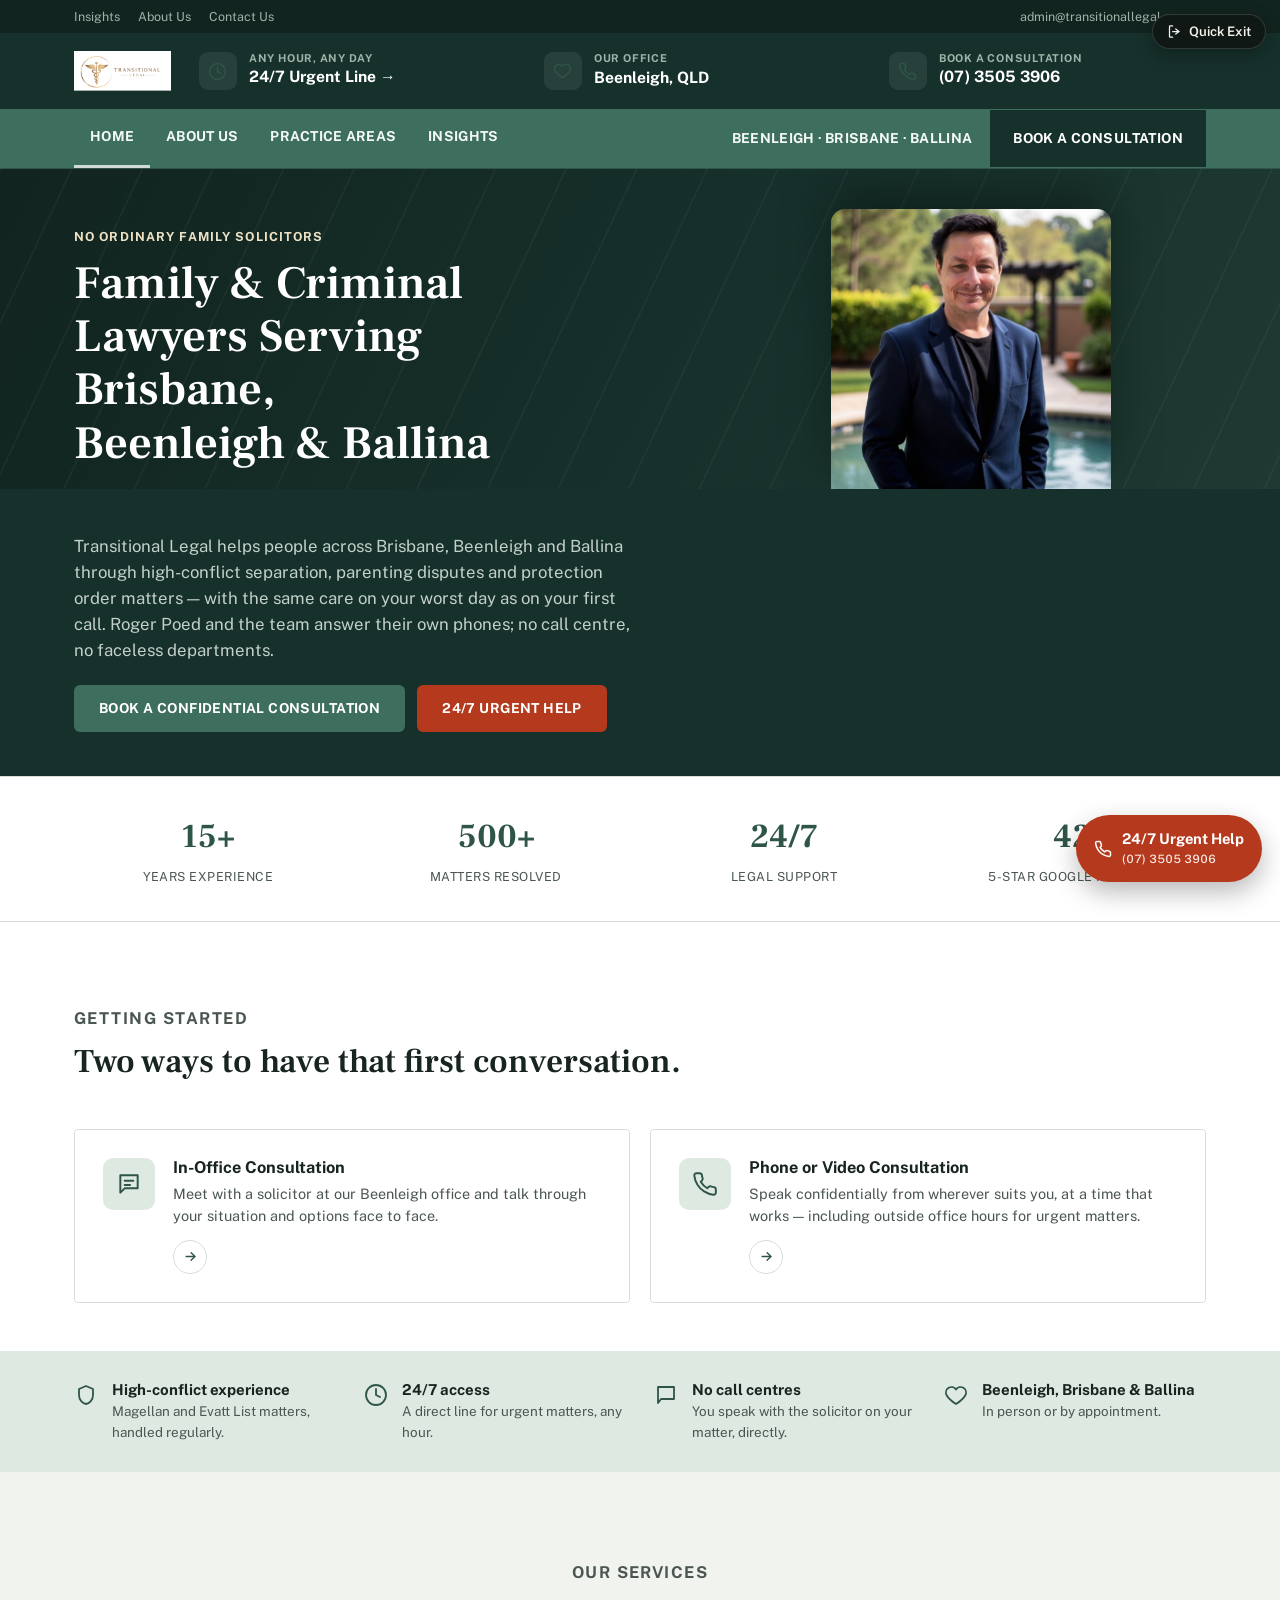
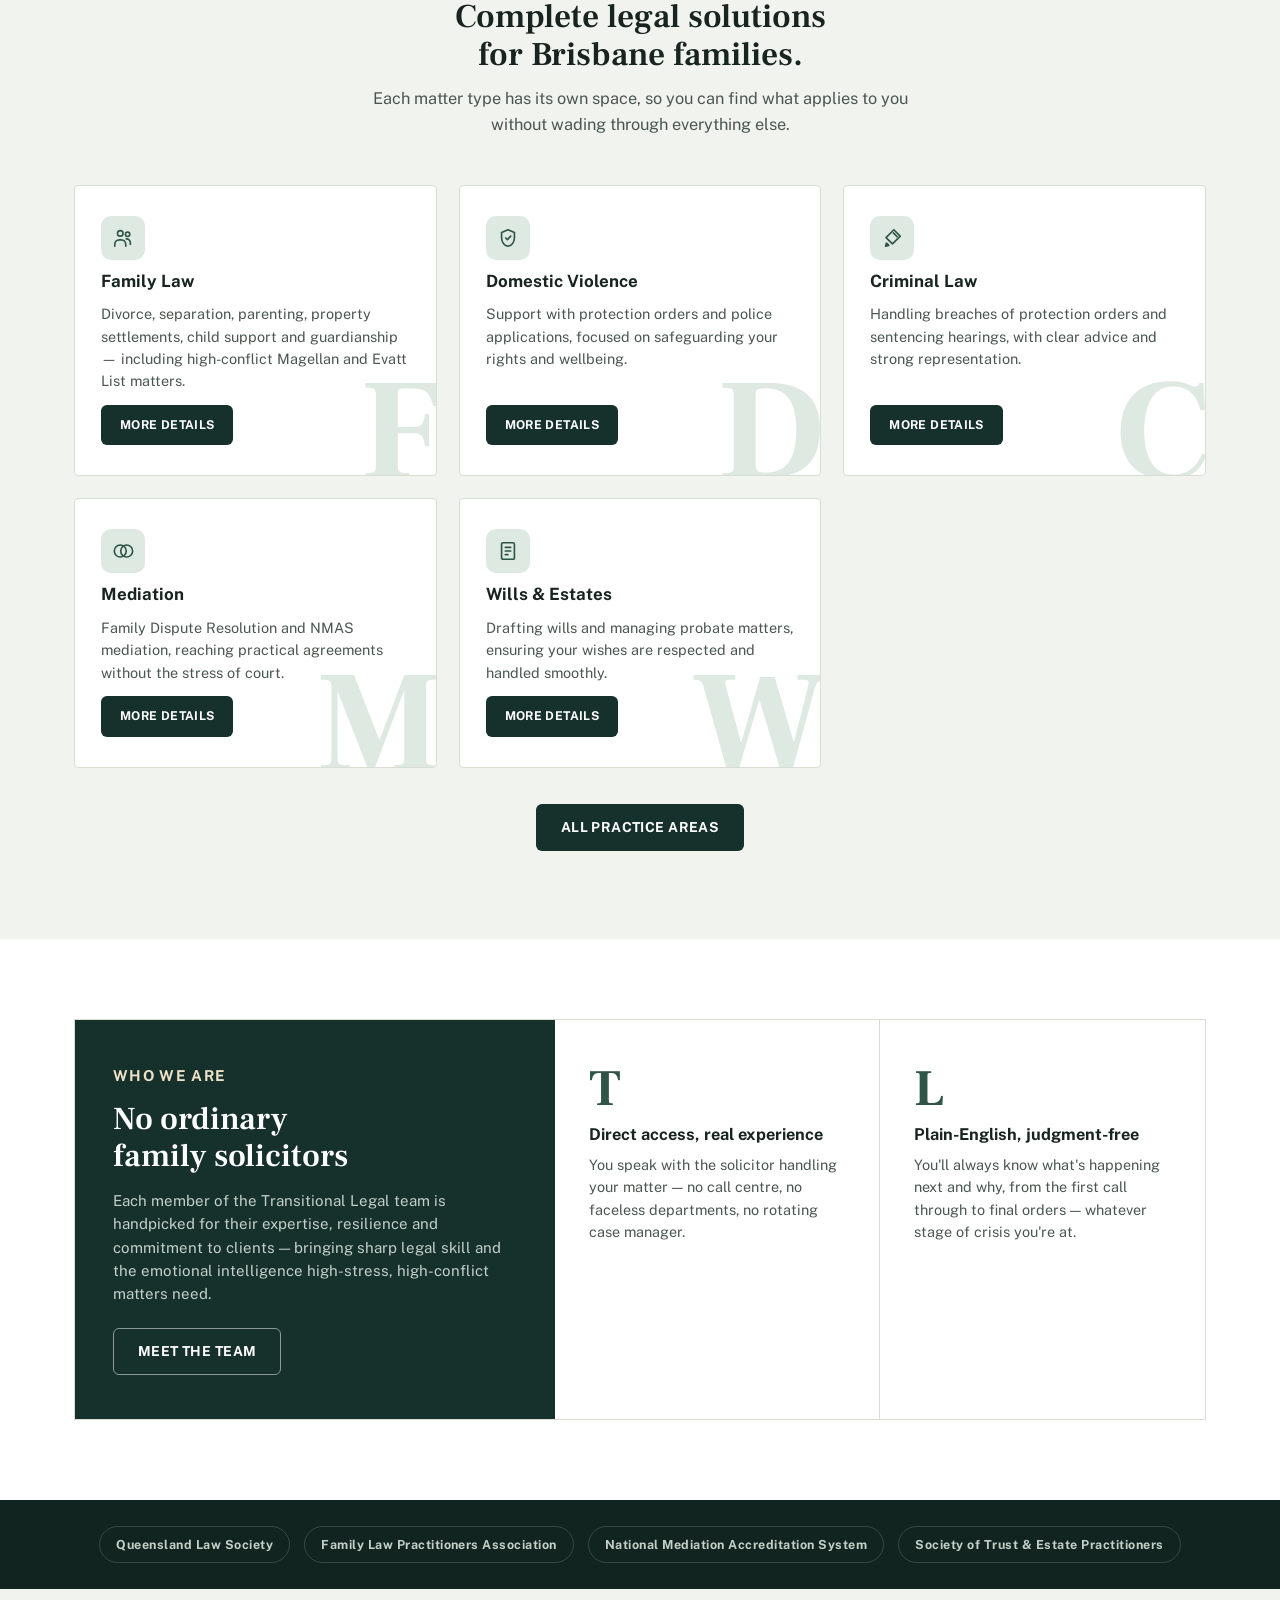
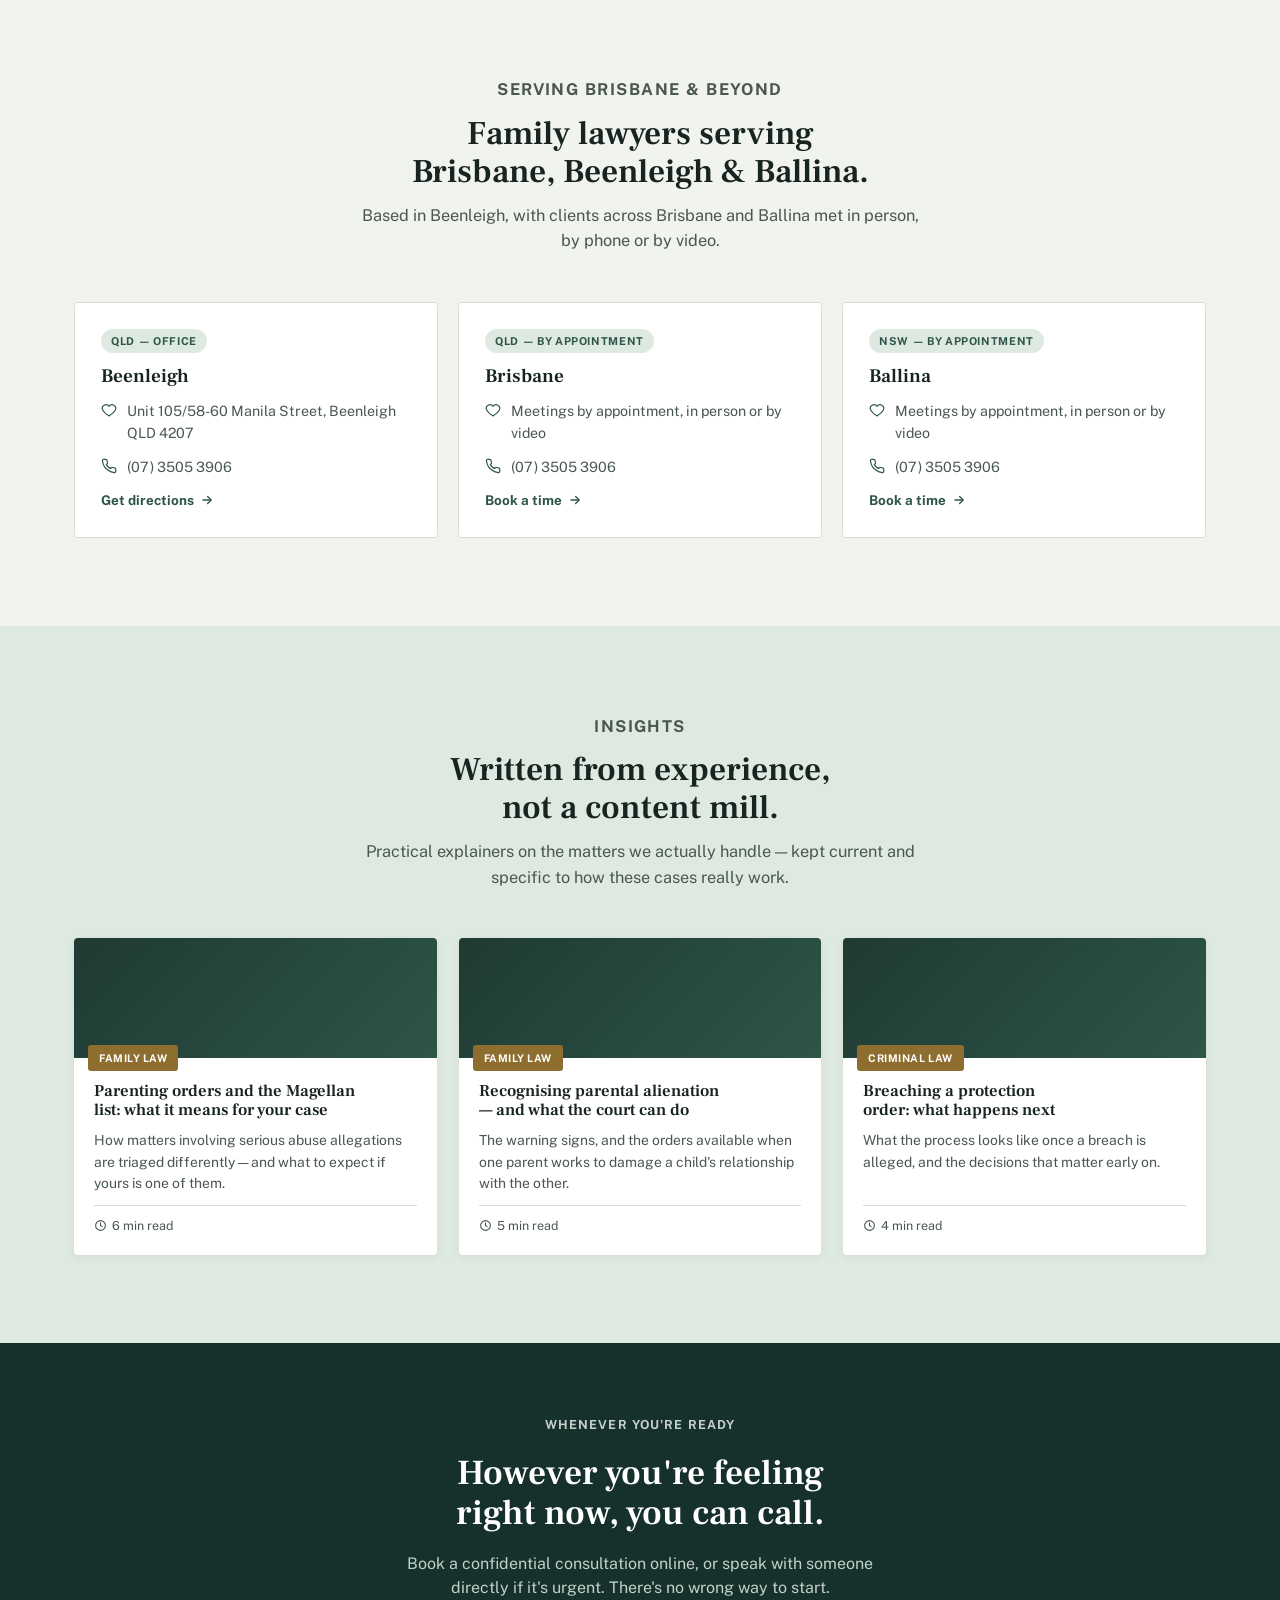
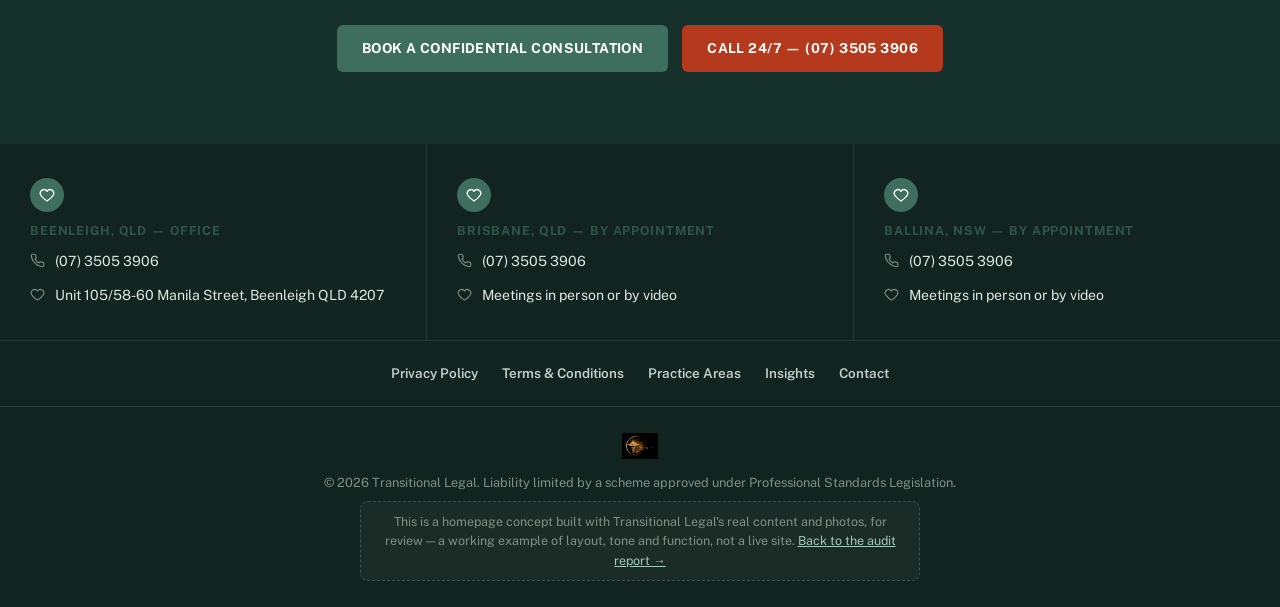
<file: site/index.html>
<!doctype html>
<html lang="en">
<head>
<meta charset="UTF-8">
<meta name="viewport" content="width=device-width, initial-scale=1.0">
<title>Family Lawyers Brisbane, Beenleigh &amp; Ballina | Transitional Legal</title>
<meta name="description" content="Family &amp; criminal lawyers serving Brisbane, Beenleigh and Ballina. High-conflict parenting, domestic violence, property and wills matters. Call 24/7.">
<meta name="robots" content="noindex, nofollow">
<link rel="icon" href="images/logo.png">
<link rel="preconnect" href="https://fonts.googleapis.com">
<link rel="preconnect" href="https://fonts.gstatic.com" crossorigin>
<link rel="stylesheet" href="https://fonts.googleapis.com/css2?family=Frank+Ruhl+Libre:wght@400;500;600;700&family=Public+Sans:ital,wght@0,400;0,500;0,600;0,700;0,800;1,400&display=swap">
<link rel="stylesheet" href="assets/styles.css">
<script type="application/ld+json">
{
  "@context": "https://schema.org",
  "@type": "LegalService",
  "name": "Transitional Legal",
  "image": "https://transitionallegal.com.au/wp-content/uploads/2026/06/logo.png",
  "url": "https://transitionallegal.com.au/",
  "telephone": "+61735053906",
  "email": "admin@transitionallegal.com.au",
  "address": {
    "@type": "PostalAddress",
    "streetAddress": "Unit 105/58-60 Manila Street",
    "addressLocality": "Beenleigh",
    "addressRegion": "QLD",
    "postalCode": "4207",
    "addressCountry": "AU"
  },
  "areaServed": [
    {"@type": "City", "name": "Brisbane"},
    {"@type": "City", "name": "Beenleigh"},
    {"@type": "City", "name": "Ballina"}
  ],
  "founder": {
    "@type": "Person",
    "name": "Roger Poed",
    "jobTitle": "Principal"
  },
  "hasOfferCatalog": {
    "@type": "OfferCatalog",
    "name": "Legal Services",
    "itemListElement": [
      {"@type": "Offer", "itemOffered": {"@type": "Service", "name": "Family Law", "areaServed": "Brisbane"}},
      {"@type": "Offer", "itemOffered": {"@type": "Service", "name": "Domestic Violence Law", "areaServed": "Brisbane"}},
      {"@type": "Offer", "itemOffered": {"@type": "Service", "name": "Criminal Law", "areaServed": "Brisbane"}},
      {"@type": "Offer", "itemOffered": {"@type": "Service", "name": "Mediation", "areaServed": "Brisbane"}},
      {"@type": "Offer", "itemOffered": {"@type": "Service", "name": "Wills & Estates", "areaServed": "Brisbane"}}
    ]
  }
}
</script>
</head>
<body>

<button class="safety-exit" id="quickExit" aria-label="Quickly leave this site">
  <svg viewBox="0 0 24 24" fill="none" stroke="currentColor" stroke-width="2" stroke-linecap="round"><path d="M9 3H5a1 1 0 0 0-1 1v16a1 1 0 0 0 1 1h4"/><path d="M14 8l5 4-5 4"/><path d="M19 12H9"/></svg>
  Quick Exit
</button>

<a class="crisis-dock" href="tel:0735053906">
  <svg viewBox="0 0 24 24" fill="none" stroke="currentColor" stroke-width="2" stroke-linecap="round" stroke-linejoin="round"><path d="M22 16.92v3a2 2 0 0 1-2.18 2 19.79 19.79 0 0 1-8.63-3.07 19.5 19.5 0 0 1-6-6 19.79 19.79 0 0 1-3.07-8.67A2 2 0 0 1 4.11 2h3a2 2 0 0 1 2 1.72c.13.96.36 1.9.68 2.81a2 2 0 0 1-.45 2.11L8.09 9.91a16 16 0 0 0 6 6l1.27-1.27a2 2 0 0 1 2.11-.45c.91.32 1.85.55 2.81.68A2 2 0 0 1 22 16.92z"/></svg>
  <span>24/7 Urgent Help<span class="sub">(07) 3505 3906</span></span>
</a>

<div class="utility-top">
  <div class="wrap">
    <div class="links"><a href="insights.html">Insights</a><a href="about.html">About Us</a><a href="contact.html">Contact Us</a></div>
    <div class="links"><span>admin@transitionallegal.com.au</span></div>
  </div>
</div>

<div class="info-band">
  <div class="wrap">
    <a class="brand" href="index.html"><img src="images/logo.png" alt="Transitional Legal"></a>
    <div class="info-item">
      <span class="ic"><svg viewBox="0 0 24 24" fill="none" stroke="currentColor" stroke-width="1.8" stroke-linecap="round" stroke-linejoin="round"><circle cx="12" cy="12" r="10"/><path d="M12 6v6l4 2"/></svg></span>
      <div><h3>Any hour, any day</h3><a href="tel:0735053906">24/7 Urgent Line →</a></div>
    </div>
    <div class="info-item">
      <span class="ic"><svg viewBox="0 0 24 24" fill="none" stroke="currentColor" stroke-width="1.8" stroke-linecap="round" stroke-linejoin="round"><path d="M12 21s-7-4.35-9.5-9A5.5 5.5 0 0 1 12 6.5 5.5 5.5 0 0 1 21.5 12c-2.5 4.65-9.5 9-9.5 9z"/></svg></span>
      <div><h3>Our Office</h3><p>Beenleigh, QLD</p></div>
    </div>
    <div class="info-item">
      <span class="ic"><svg viewBox="0 0 24 24" fill="none" stroke="currentColor" stroke-width="1.8" stroke-linecap="round" stroke-linejoin="round"><path d="M22 16.92v3a2 2 0 0 1-2.18 2 19.79 19.79 0 0 1-8.63-3.07 19.5 19.5 0 0 1-6-6 19.79 19.79 0 0 1-3.07-8.67A2 2 0 0 1 4.11 2h3a2 2 0 0 1 2 1.72c.13.96.36 1.9.68 2.81a2 2 0 0 1-.45 2.11L8.09 9.91a16 16 0 0 0 6 6l1.27-1.27a2 2 0 0 1 2.11-.45c.91.32 1.85.55 2.81.68A2 2 0 0 1 22 16.92z"/></svg></span>
      <div><h3>Book a Consultation</h3><a href="contact.html">(07) 3505 3906</a></div>
    </div>
  </div>
</div>

<header class="nav">
  <div class="wrap">
    <nav class="links">
      <a href="index.html" aria-current="page">Home</a>
      <a href="about.html">About Us</a>
      <a href="family-law.html">Practice Areas</a>
      <a href="insights.html">Insights</a>
    </nav>
    <div class="nav-actions">
      <span class="locations-drop">Beenleigh · Brisbane · Ballina</span>
      <a class="btn btn-dark" href="contact.html">Book a Consultation</a>
      <button class="menu-toggle" id="menuToggle" aria-label="Open menu" aria-expanded="false">
        <svg viewBox="0 0 24 24" fill="none" stroke="currentColor" stroke-width="2" stroke-linecap="round"><path d="M4 7h16M4 12h16M4 17h16"/></svg>
      </button>
    </div>
  </div>
  <div class="mobile-panel" id="mobilePanel">
    <a href="index.html">Home</a>
    <a href="about.html">About Us</a>
    <a href="family-law.html">Practice Areas</a>
    <a href="insights.html">Insights</a>
    <a href="contact.html">Contact</a>
    <a href="tel:0735053906">24/7 Urgent Line — (07) 3505 3906</a>
  </div>
</header>

<main id="top">

  <div class="hero-photo">
    <div class="wrap">
      <div class="kicker">
        <p class="eyebrow">No ordinary family solicitors</p>
        <h1>Family &amp; Criminal Lawyers Serving Brisbane, Beenleigh &amp; Ballina</h1>
      </div>
      <div class="portrait-frame"><img src="images/roger-pp.jpg" alt="Roger Poed, Principal of Transitional Legal" fetchpriority="high" decoding="async"></div>
    </div>
  </div>

  <section class="welcome-band">
    <div class="wrap">
      <p class="lede">Transitional Legal helps people across Brisbane, Beenleigh and Ballina through high-conflict separation, parenting disputes and protection order matters — with the same care on your worst day as on your first call. Roger Poed and the team answer their own phones; no call centre, no faceless departments.</p>
      <div class="hero-ctas">
        <a class="btn btn-primary" href="contact.html">Book a Confidential Consultation</a>
        <a class="btn btn-urgent" href="tel:0735053906">24/7 Urgent Help</a>
      </div>
    </div>
  </section>

  <section class="stats">
    <div class="wrap">
      <div class="stat"><b>15+</b><span>Years Experience</span></div>
      <div class="stat"><b>500+</b><span>Matters Resolved</span></div>
      <div class="stat"><b>24/7</b><span>Legal Support</span></div>
      <div class="stat"><b>42</b><span>5-Star Google Reviews</span></div>
    </div>
  </section>

  <section class="modes">
    <div class="wrap">
      <div class="section-head">
        <p class="eyebrow">Getting started</p>
        <h2>Two ways to have that first conversation.</h2>
      </div>
      <div class="modes-grid">
        <div class="mode-card">
          <span class="ic"><svg viewBox="0 0 24 24" fill="none" stroke="currentColor" stroke-width="1.8" stroke-linecap="round" stroke-linejoin="round"><path d="M4 4h16v12H8l-4 4z"/><path d="M8 9h8M8 13h5"/></svg></span>
          <div>
            <h3>In-Office Consultation</h3>
            <p>Meet with a solicitor at our Beenleigh office and talk through your situation and options face to face.</p>
            <span class="arrow"><svg viewBox="0 0 24 24" fill="none" stroke="currentColor" stroke-width="2.2" stroke-linecap="round" stroke-linejoin="round"><path d="M5 12h14"/><path d="M13 6l6 6-6 6"/></svg></span>
          </div>
        </div>
        <div class="mode-card">
          <span class="ic"><svg viewBox="0 0 24 24" fill="none" stroke="currentColor" stroke-width="1.8" stroke-linecap="round" stroke-linejoin="round"><path d="M22 16.92v3a2 2 0 0 1-2.18 2 19.79 19.79 0 0 1-8.63-3.07 19.5 19.5 0 0 1-6-6 19.79 19.79 0 0 1-3.07-8.67A2 2 0 0 1 4.11 2h3a2 2 0 0 1 2 1.72c.13.96.36 1.9.68 2.81a2 2 0 0 1-.45 2.11L8.09 9.91a16 16 0 0 0 6 6l1.27-1.27a2 2 0 0 1 2.11-.45c.91.32 1.85.55 2.81.68A2 2 0 0 1 22 16.92z"/></svg></span>
          <div>
            <h3>Phone or Video Consultation</h3>
            <p>Speak confidentially from wherever suits you, at a time that works — including outside office hours for urgent matters.</p>
            <span class="arrow"><svg viewBox="0 0 24 24" fill="none" stroke="currentColor" stroke-width="2.2" stroke-linecap="round" stroke-linejoin="round"><path d="M5 12h14"/><path d="M13 6l6 6-6 6"/></svg></span>
          </div>
        </div>
      </div>
    </div>
  </section>

  <section class="trust">
    <div class="wrap">
      <div class="trust-item"><svg viewBox="0 0 24 24" fill="none" stroke="currentColor" stroke-width="1.8" stroke-linecap="round" stroke-linejoin="round"><path d="M12 3l7 3v6c0 5-3.5 8.5-7 9-3.5-.5-7-4-7-9V6z"/></svg><div><h3>High-conflict experience</h3><p>Magellan and Evatt List matters, handled regularly.</p></div></div>
      <div class="trust-item"><svg viewBox="0 0 24 24" fill="none" stroke="currentColor" stroke-width="1.8" stroke-linecap="round" stroke-linejoin="round"><circle cx="12" cy="12" r="10"/><path d="M12 6v6l4 2"/></svg><div><h3>24/7 access</h3><p>A direct line for urgent matters, any hour.</p></div></div>
      <div class="trust-item"><svg viewBox="0 0 24 24" fill="none" stroke="currentColor" stroke-width="1.8" stroke-linecap="round" stroke-linejoin="round"><path d="M4 4h16v12H7l-3 4z"/></svg><div><h3>No call centres</h3><p>You speak with the solicitor on your matter, directly.</p></div></div>
      <div class="trust-item"><svg viewBox="0 0 24 24" fill="none" stroke="currentColor" stroke-width="1.8" stroke-linecap="round" stroke-linejoin="round"><path d="M12 21s-7-4.35-9.5-9A5.5 5.5 0 0 1 12 6.5 5.5 5.5 0 0 1 21.5 12c-2.5 4.65-9.5 9-9.5 9z"/></svg><div><h3>Beenleigh, Brisbane &amp; Ballina</h3><p>In person or by appointment.</p></div></div>
    </div>
  </section>

  <section class="section" id="practice-areas">
    <div class="wrap">
      <div class="section-head center">
        <p class="eyebrow">Our services</p>
        <h2>Complete legal solutions for Brisbane families.</h2>
        <p>Each matter type has its own space, so you can find what applies to you without wading through everything else.</p>
      </div>
      <div class="practice-grid">
        <div class="p-card">
          <span class="ghost">F</span>
          <div class="icon-wrap"><svg viewBox="0 0 24 24" fill="none" stroke="currentColor" stroke-width="1.8" stroke-linecap="round" stroke-linejoin="round"><circle cx="9" cy="7" r="3"/><circle cx="17" cy="8" r="2.4"/><path d="M3 21v-2a5 5 0 0 1 5-5h2a5 5 0 0 1 5 5v2"/><path d="M15.5 13a4 4 0 0 1 4.5 4v2"/></svg></div>
          <h3>Family Law</h3>
          <p>Divorce, separation, parenting, property settlements, child support and guardianship — including high-conflict Magellan and Evatt List matters.</p>
          <a class="btn btn-dark" href="family-law.html">More Details</a>
        </div>
        <div class="p-card">
          <span class="ghost">D</span>
          <div class="icon-wrap"><svg viewBox="0 0 24 24" fill="none" stroke="currentColor" stroke-width="1.8" stroke-linecap="round" stroke-linejoin="round"><path d="M12 3l7 3v6c0 5-3.5 8.5-7 9-3.5-.5-7-4-7-9V6z"/><path d="M9.5 12l1.8 1.8L15 10"/></svg></div>
          <h3>Domestic Violence</h3>
          <p>Support with protection orders and police applications, focused on safeguarding your rights and wellbeing.</p>
          <a class="btn btn-dark" href="domestic-violence.html">More Details</a>
        </div>
        <div class="p-card">
          <span class="ghost">C</span>
          <div class="icon-wrap"><svg viewBox="0 0 24 24" fill="none" stroke="currentColor" stroke-width="1.8" stroke-linecap="round" stroke-linejoin="round"><path d="M14 3l7 7-8.5 8.5-7-7z"/><path d="M5 21l3.5-1-2.5-2.5z"/><path d="M13.5 6.5l4 4"/></svg></div>
          <h3>Criminal Law</h3>
          <p>Handling breaches of protection orders and sentencing hearings, with clear advice and strong representation.</p>
          <a class="btn btn-dark" href="criminal-law.html">More Details</a>
        </div>
        <div class="p-card">
          <span class="ghost">M</span>
          <div class="icon-wrap"><svg viewBox="0 0 24 24" fill="none" stroke="currentColor" stroke-width="1.8" stroke-linecap="round" stroke-linejoin="round"><circle cx="9" cy="12" r="6.5"/><circle cx="16" cy="12" r="6.5"/></svg></div>
          <h3>Mediation</h3>
          <p>Family Dispute Resolution and NMAS mediation, reaching practical agreements without the stress of court.</p>
          <a class="btn btn-dark" href="mediation.html">More Details</a>
        </div>
        <div class="p-card">
          <span class="ghost">W</span>
          <div class="icon-wrap"><svg viewBox="0 0 24 24" fill="none" stroke="currentColor" stroke-width="1.8" stroke-linecap="round" stroke-linejoin="round"><rect x="5" y="3" width="14" height="18" rx="1.5"/><path d="M9 8h6M9 12h6M9 16h3"/></svg></div>
          <h3>Wills &amp; Estates</h3>
          <p>Drafting wills and managing probate matters, ensuring your wishes are respected and handled smoothly.</p>
          <a class="btn btn-dark" href="wills-estates.html">More Details</a>
        </div>
      </div>
      <div class="all-services"><a class="btn btn-dark" href="family-law.html">All Practice Areas</a></div>
    </div>
  </section>

  <section class="story" id="story">
    <div class="wrap">
      <div class="story-grid">
        <div class="story-panel">
          <p class="eyebrow">Who we are</p>
          <h2>No ordinary family solicitors</h2>
          <p>Each member of the Transitional Legal team is handpicked for their expertise, resilience and commitment to clients — bringing sharp legal skill and the emotional intelligence high-stress, high-conflict matters need.</p>
          <a class="btn btn-ghost" href="about.html" style="margin-top:8px;align-self:flex-start;">Meet the Team</a>
        </div>
        <div class="story-cols">
          <div class="story-col">
            <span class="big-letter">T</span>
            <h3>Direct access, real experience</h3>
            <p>You speak with the solicitor handling your matter — no call centre, no faceless departments, no rotating case manager.</p>
          </div>
          <div class="story-col">
            <span class="big-letter">L</span>
            <h3>Plain-English, judgment-free</h3>
            <p>You'll always know what's happening next and why, from the first call through to final orders — whatever stage of crisis you're at.</p>
          </div>
        </div>
      </div>
    </div>
  </section>

  <section class="memberships">
    <div class="wrap">
      <span class="chip">Queensland Law Society</span>
      <span class="chip">Family Law Practitioners Association</span>
      <span class="chip">National Mediation Accreditation System</span>
      <span class="chip">Society of Trust &amp; Estate Practitioners</span>
    </div>
  </section>

  <section class="section" id="locations">
    <div class="wrap">
      <div class="section-head center">
        <p class="eyebrow">Serving Brisbane &amp; beyond</p>
        <h2>Family lawyers serving Brisbane, Beenleigh &amp; Ballina.</h2>
        <p>Based in Beenleigh, with clients across Brisbane and Ballina met in person, by phone or by video.</p>
      </div>
      <div class="loc-grid">
        <div class="loc-card">
          <span class="tag">QLD — Office</span>
          <h3>Beenleigh</h3>
          <div class="detail"><svg viewBox="0 0 24 24" fill="none" stroke="currentColor" stroke-width="1.8" stroke-linecap="round" stroke-linejoin="round"><path d="M12 21s-7-4.35-9.5-9A5.5 5.5 0 0 1 12 6.5 5.5 5.5 0 0 1 21.5 12c-2.5 4.65-9.5 9-9.5 9z"/></svg><span>Unit 105/58-60 Manila Street, Beenleigh QLD 4207</span></div>
          <div class="detail"><svg viewBox="0 0 24 24" fill="none" stroke="currentColor" stroke-width="1.8" stroke-linecap="round" stroke-linejoin="round"><path d="M22 16.92v3a2 2 0 0 1-2.18 2 19.79 19.79 0 0 1-8.63-3.07 19.5 19.5 0 0 1-6-6 19.79 19.79 0 0 1-3.07-8.67A2 2 0 0 1 4.11 2h3a2 2 0 0 1 2 1.72c.13.96.36 1.9.68 2.81a2 2 0 0 1-.45 2.11L8.09 9.91a16 16 0 0 0 6 6l1.27-1.27a2 2 0 0 1 2.11-.45c.91.32 1.85.55 2.81.68A2 2 0 0 1 22 16.92z"/></svg><span>(07) 3505 3906</span></div>
          <a class="directions" href="https://www.google.com/maps/search/?api=1&query=Unit+105%2F58-60+Manila+Street+Beenleigh+QLD+4207" target="_blank" rel="noopener">Get directions <svg viewBox="0 0 24 24" width="14" height="14" fill="none" stroke="currentColor" stroke-width="2.2" stroke-linecap="round" stroke-linejoin="round"><path d="M5 12h14"/><path d="M13 6l6 6-6 6"/></svg></a>
        </div>
        <div class="loc-card">
          <span class="tag">QLD — By appointment</span>
          <h3>Brisbane</h3>
          <div class="detail"><svg viewBox="0 0 24 24" fill="none" stroke="currentColor" stroke-width="1.8" stroke-linecap="round" stroke-linejoin="round"><path d="M12 21s-7-4.35-9.5-9A5.5 5.5 0 0 1 12 6.5 5.5 5.5 0 0 1 21.5 12c-2.5 4.65-9.5 9-9.5 9z"/></svg><span>Meetings by appointment, in person or by video</span></div>
          <div class="detail"><svg viewBox="0 0 24 24" fill="none" stroke="currentColor" stroke-width="1.8" stroke-linecap="round" stroke-linejoin="round"><path d="M22 16.92v3a2 2 0 0 1-2.18 2 19.79 19.79 0 0 1-8.63-3.07 19.5 19.5 0 0 1-6-6 19.79 19.79 0 0 1-3.07-8.67A2 2 0 0 1 4.11 2h3a2 2 0 0 1 2 1.72c.13.96.36 1.9.68 2.81a2 2 0 0 1-.45 2.11L8.09 9.91a16 16 0 0 0 6 6l1.27-1.27a2 2 0 0 1 2.11-.45c.91.32 1.85.55 2.81.68A2 2 0 0 1 22 16.92z"/></svg><span>(07) 3505 3906</span></div>
          <a class="directions" href="contact.html">Book a time <svg viewBox="0 0 24 24" width="14" height="14" fill="none" stroke="currentColor" stroke-width="2.2" stroke-linecap="round" stroke-linejoin="round"><path d="M5 12h14"/><path d="M13 6l6 6-6 6"/></svg></a>
        </div>
        <div class="loc-card">
          <span class="tag">NSW — By appointment</span>
          <h3>Ballina</h3>
          <div class="detail"><svg viewBox="0 0 24 24" fill="none" stroke="currentColor" stroke-width="1.8" stroke-linecap="round" stroke-linejoin="round"><path d="M12 21s-7-4.35-9.5-9A5.5 5.5 0 0 1 12 6.5 5.5 5.5 0 0 1 21.5 12c-2.5 4.65-9.5 9-9.5 9z"/></svg><span>Meetings by appointment, in person or by video</span></div>
          <div class="detail"><svg viewBox="0 0 24 24" fill="none" stroke="currentColor" stroke-width="1.8" stroke-linecap="round" stroke-linejoin="round"><path d="M22 16.92v3a2 2 0 0 1-2.18 2 19.79 19.79 0 0 1-8.63-3.07 19.5 19.5 0 0 1-6-6 19.79 19.79 0 0 1-3.07-8.67A2 2 0 0 1 4.11 2h3a2 2 0 0 1 2 1.72c.13.96.36 1.9.68 2.81a2 2 0 0 1-.45 2.11L8.09 9.91a16 16 0 0 0 6 6l1.27-1.27a2 2 0 0 1 2.11-.45c.91.32 1.85.55 2.81.68A2 2 0 0 1 22 16.92z"/></svg><span>(07) 3505 3906</span></div>
          <a class="directions" href="contact.html">Book a time <svg viewBox="0 0 24 24" width="14" height="14" fill="none" stroke="currentColor" stroke-width="2.2" stroke-linecap="round" stroke-linejoin="round"><path d="M5 12h14"/><path d="M13 6l6 6-6 6"/></svg></a>
        </div>
      </div>
    </div>
  </section>

  <section class="insights section" id="insights">
    <div class="wrap">
      <div class="section-head center">
        <p class="eyebrow">Insights</p>
        <h2>Written from experience, not a content mill.</h2>
        <p>Practical explainers on the matters we actually handle — kept current and specific to how these cases really work.</p>
      </div>
      <div class="insight-grid">
        <a class="i-card" href="insights.html">
          <div class="thumb"><span class="tag">Family Law</span></div>
          <div class="body">
            <h3>Parenting orders and the Magellan list: what it means for your case</h3>
            <p>How matters involving serious abuse allegations are triaged differently — and what to expect if yours is one of them.</p>
            <div class="meta"><span><svg viewBox="0 0 24 24" fill="none" stroke="currentColor" stroke-width="2" stroke-linecap="round"><circle cx="12" cy="12" r="9"/><path d="M12 7v5l3 2"/></svg>6 min read</span></div>
          </div>
        </a>
        <a class="i-card" href="insights.html">
          <div class="thumb"><span class="tag">Family Law</span></div>
          <div class="body">
            <h3>Recognising parental alienation — and what the court can do</h3>
            <p>The warning signs, and the orders available when one parent works to damage a child's relationship with the other.</p>
            <div class="meta"><span><svg viewBox="0 0 24 24" fill="none" stroke="currentColor" stroke-width="2" stroke-linecap="round"><circle cx="12" cy="12" r="9"/><path d="M12 7v5l3 2"/></svg>5 min read</span></div>
          </div>
        </a>
        <a class="i-card" href="insights.html">
          <div class="thumb"><span class="tag">Criminal Law</span></div>
          <div class="body">
            <h3>Breaching a protection order: what happens next</h3>
            <p>What the process looks like once a breach is alleged, and the decisions that matter early on.</p>
            <div class="meta"><span><svg viewBox="0 0 24 24" fill="none" stroke="currentColor" stroke-width="2" stroke-linecap="round"><circle cx="12" cy="12" r="9"/><path d="M12 7v5l3 2"/></svg>4 min read</span></div>
          </div>
        </a>
      </div>
    </div>
  </section>

  <section class="final-cta" id="contact">
    <div class="wrap">
      <p class="eyebrow">Whenever you're ready</p>
      <h2>However you're feeling right now, you can call.</h2>
      <p>Book a confidential consultation online, or speak with someone directly if it's urgent. There's no wrong way to start.</p>
      <div class="ctas">
        <a class="btn btn-primary" href="contact.html">Book a Confidential Consultation</a>
        <a class="btn btn-urgent" href="tel:0735053906">Call 24/7 — (07) 3505 3906</a>
      </div>
    </div>
  </section>

</main>

<footer>
  <div class="foot-offices">
    <div class="foot-office">
      <span class="badge"><svg viewBox="0 0 24 24" fill="none" stroke="currentColor" stroke-width="2" stroke-linecap="round" stroke-linejoin="round"><path d="M12 21s-7-4.35-9.5-9A5.5 5.5 0 0 1 12 6.5 5.5 5.5 0 0 1 21.5 12c-2.5 4.65-9.5 9-9.5 9z"/></svg></span>
      <h3>Beenleigh, QLD — Office</h3>
      <div class="row"><svg viewBox="0 0 24 24" fill="none" stroke="currentColor" stroke-width="1.8" stroke-linecap="round" stroke-linejoin="round"><path d="M22 16.92v3a2 2 0 0 1-2.18 2 19.79 19.79 0 0 1-8.63-3.07 19.5 19.5 0 0 1-6-6 19.79 19.79 0 0 1-3.07-8.67A2 2 0 0 1 4.11 2h3a2 2 0 0 1 2 1.72c.13.96.36 1.9.68 2.81a2 2 0 0 1-.45 2.11L8.09 9.91a16 16 0 0 0 6 6l1.27-1.27a2 2 0 0 1 2.11-.45c.91.32 1.85.55 2.81.68A2 2 0 0 1 22 16.92z"/></svg><span>(07) 3505 3906</span></div>
      <div class="row"><svg viewBox="0 0 24 24" fill="none" stroke="currentColor" stroke-width="1.8" stroke-linecap="round" stroke-linejoin="round"><path d="M12 21s-7-4.35-9.5-9A5.5 5.5 0 0 1 12 6.5 5.5 5.5 0 0 1 21.5 12c-2.5 4.65-9.5 9-9.5 9z"/></svg><span>Unit 105/58-60 Manila Street, Beenleigh QLD 4207</span></div>
    </div>
    <div class="foot-office">
      <span class="badge"><svg viewBox="0 0 24 24" fill="none" stroke="currentColor" stroke-width="2" stroke-linecap="round" stroke-linejoin="round"><path d="M12 21s-7-4.35-9.5-9A5.5 5.5 0 0 1 12 6.5 5.5 5.5 0 0 1 21.5 12c-2.5 4.65-9.5 9-9.5 9z"/></svg></span>
      <h3>Brisbane, QLD — By appointment</h3>
      <div class="row"><svg viewBox="0 0 24 24" fill="none" stroke="currentColor" stroke-width="1.8" stroke-linecap="round" stroke-linejoin="round"><path d="M22 16.92v3a2 2 0 0 1-2.18 2 19.79 19.79 0 0 1-8.63-3.07 19.5 19.5 0 0 1-6-6 19.79 19.79 0 0 1-3.07-8.67A2 2 0 0 1 4.11 2h3a2 2 0 0 1 2 1.72c.13.96.36 1.9.68 2.81a2 2 0 0 1-.45 2.11L8.09 9.91a16 16 0 0 0 6 6l1.27-1.27a2 2 0 0 1 2.11-.45c.91.32 1.85.55 2.81.68A2 2 0 0 1 22 16.92z"/></svg><span>(07) 3505 3906</span></div>
      <div class="row"><svg viewBox="0 0 24 24" fill="none" stroke="currentColor" stroke-width="1.8" stroke-linecap="round" stroke-linejoin="round"><path d="M12 21s-7-4.35-9.5-9A5.5 5.5 0 0 1 12 6.5 5.5 5.5 0 0 1 21.5 12c-2.5 4.65-9.5 9-9.5 9z"/></svg><span>Meetings in person or by video</span></div>
    </div>
    <div class="foot-office">
      <span class="badge"><svg viewBox="0 0 24 24" fill="none" stroke="currentColor" stroke-width="2" stroke-linecap="round" stroke-linejoin="round"><path d="M12 21s-7-4.35-9.5-9A5.5 5.5 0 0 1 12 6.5 5.5 5.5 0 0 1 21.5 12c-2.5 4.65-9.5 9-9.5 9z"/></svg></span>
      <h3>Ballina, NSW — By appointment</h3>
      <div class="row"><svg viewBox="0 0 24 24" fill="none" stroke="currentColor" stroke-width="1.8" stroke-linecap="round" stroke-linejoin="round"><path d="M22 16.92v3a2 2 0 0 1-2.18 2 19.79 19.79 0 0 1-8.63-3.07 19.5 19.5 0 0 1-6-6 19.79 19.79 0 0 1-3.07-8.67A2 2 0 0 1 4.11 2h3a2 2 0 0 1 2 1.72c.13.96.36 1.9.68 2.81a2 2 0 0 1-.45 2.11L8.09 9.91a16 16 0 0 0 6 6l1.27-1.27a2 2 0 0 1 2.11-.45c.91.32 1.85.55 2.81.68A2 2 0 0 1 22 16.92z"/></svg><span>(07) 3505 3906</span></div>
      <div class="row"><svg viewBox="0 0 24 24" fill="none" stroke="currentColor" stroke-width="1.8" stroke-linecap="round" stroke-linejoin="round"><path d="M12 21s-7-4.35-9.5-9A5.5 5.5 0 0 1 12 6.5 5.5 5.5 0 0 1 21.5 12c-2.5 4.65-9.5 9-9.5 9z"/></svg><span>Meetings in person or by video</span></div>
    </div>
  </div>

  <div class="foot-links">
    <div class="wrap">
      <a href="#">Privacy Policy</a>
      <a href="#">Terms &amp; Conditions</a>
      <a href="family-law.html">Practice Areas</a>
      <a href="insights.html">Insights</a>
      <a href="contact.html">Contact</a>
    </div>
  </div>

  <div class="foot-bottom">
    <div class="wrap">
      <div class="brand-mini"><img src="images/footer-logo.png" alt="Transitional Legal" loading="lazy" decoding="async"></div>
      <span>© 2026 Transitional Legal. Liability limited by a scheme approved under Professional Standards Legislation.</span>
      <div class="concept-note">This is a homepage concept built with Transitional Legal's real content and photos, for review — a working example of layout, tone and function, not a live site. <a href="../index.html">Back to the audit report →</a></div>
    </div>
  </div>
</footer>

<script src="assets/main.js"></script>
</body>
</html>
</file>
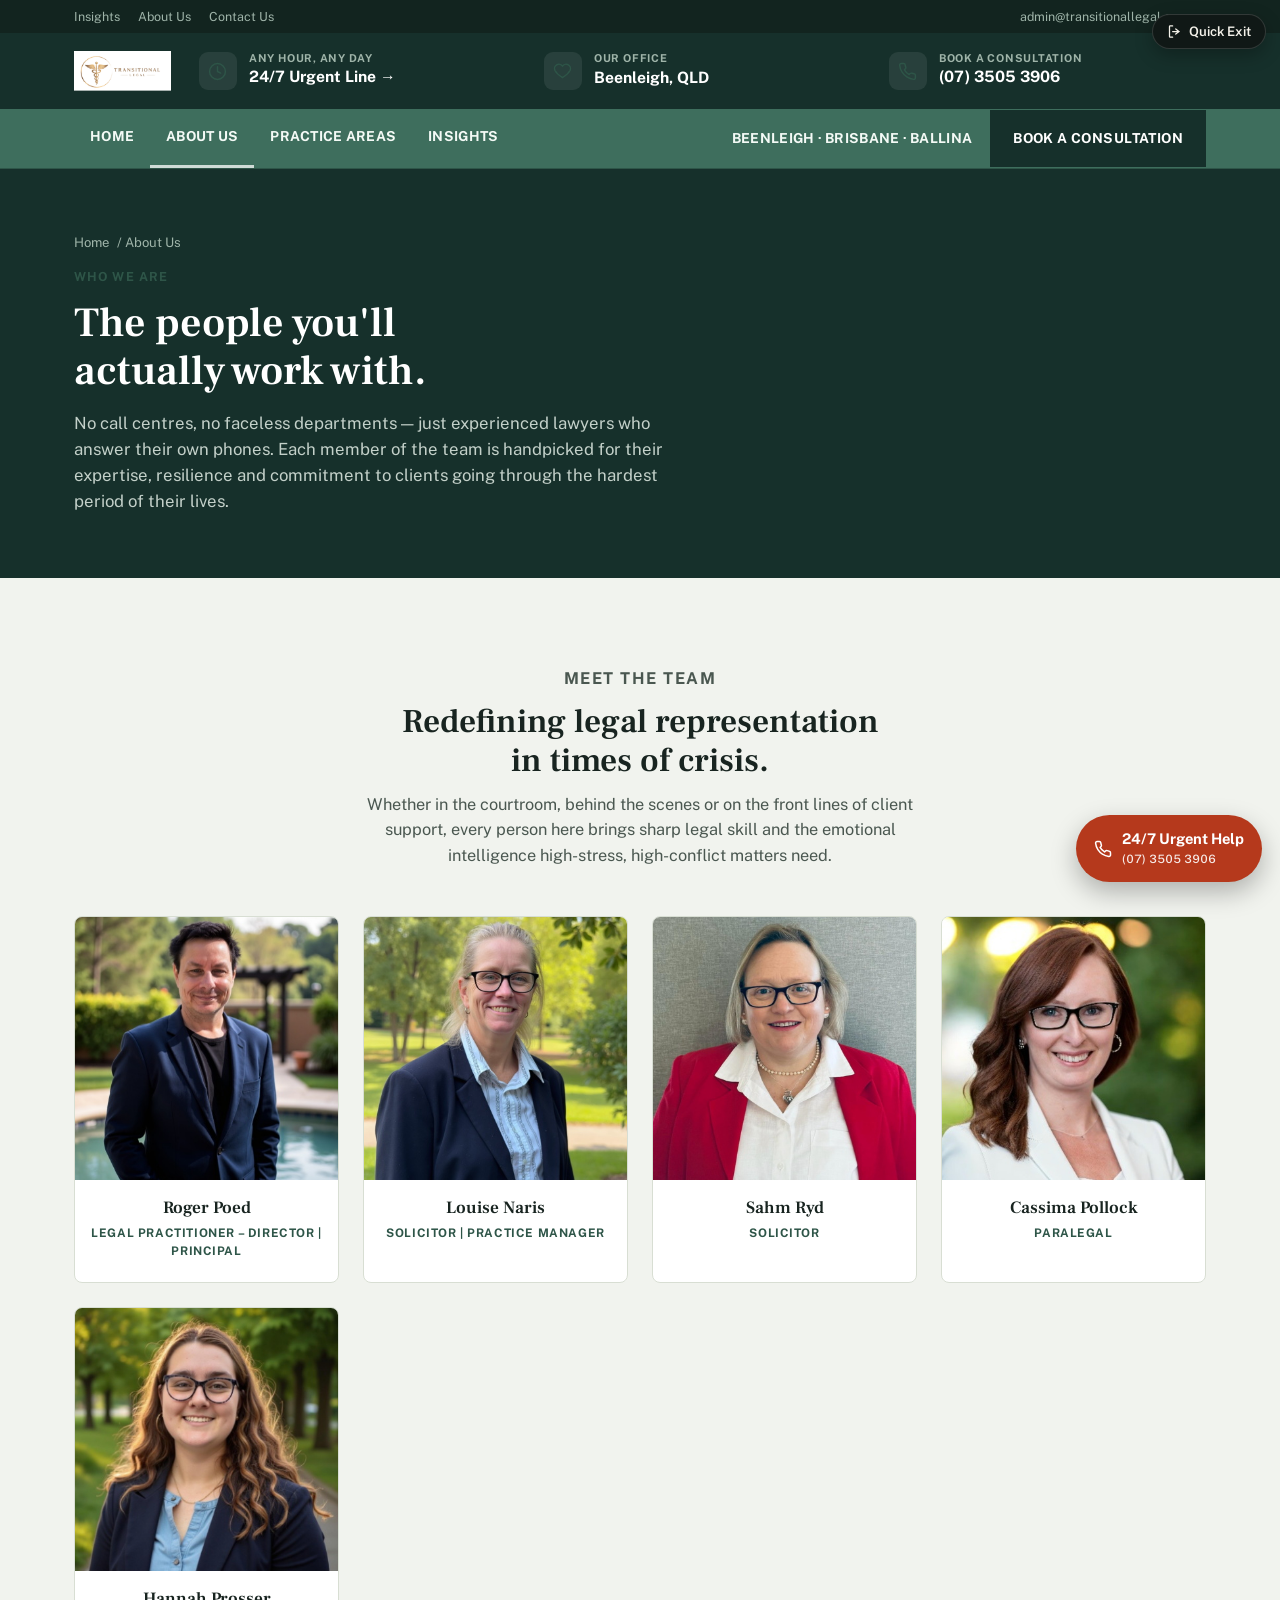
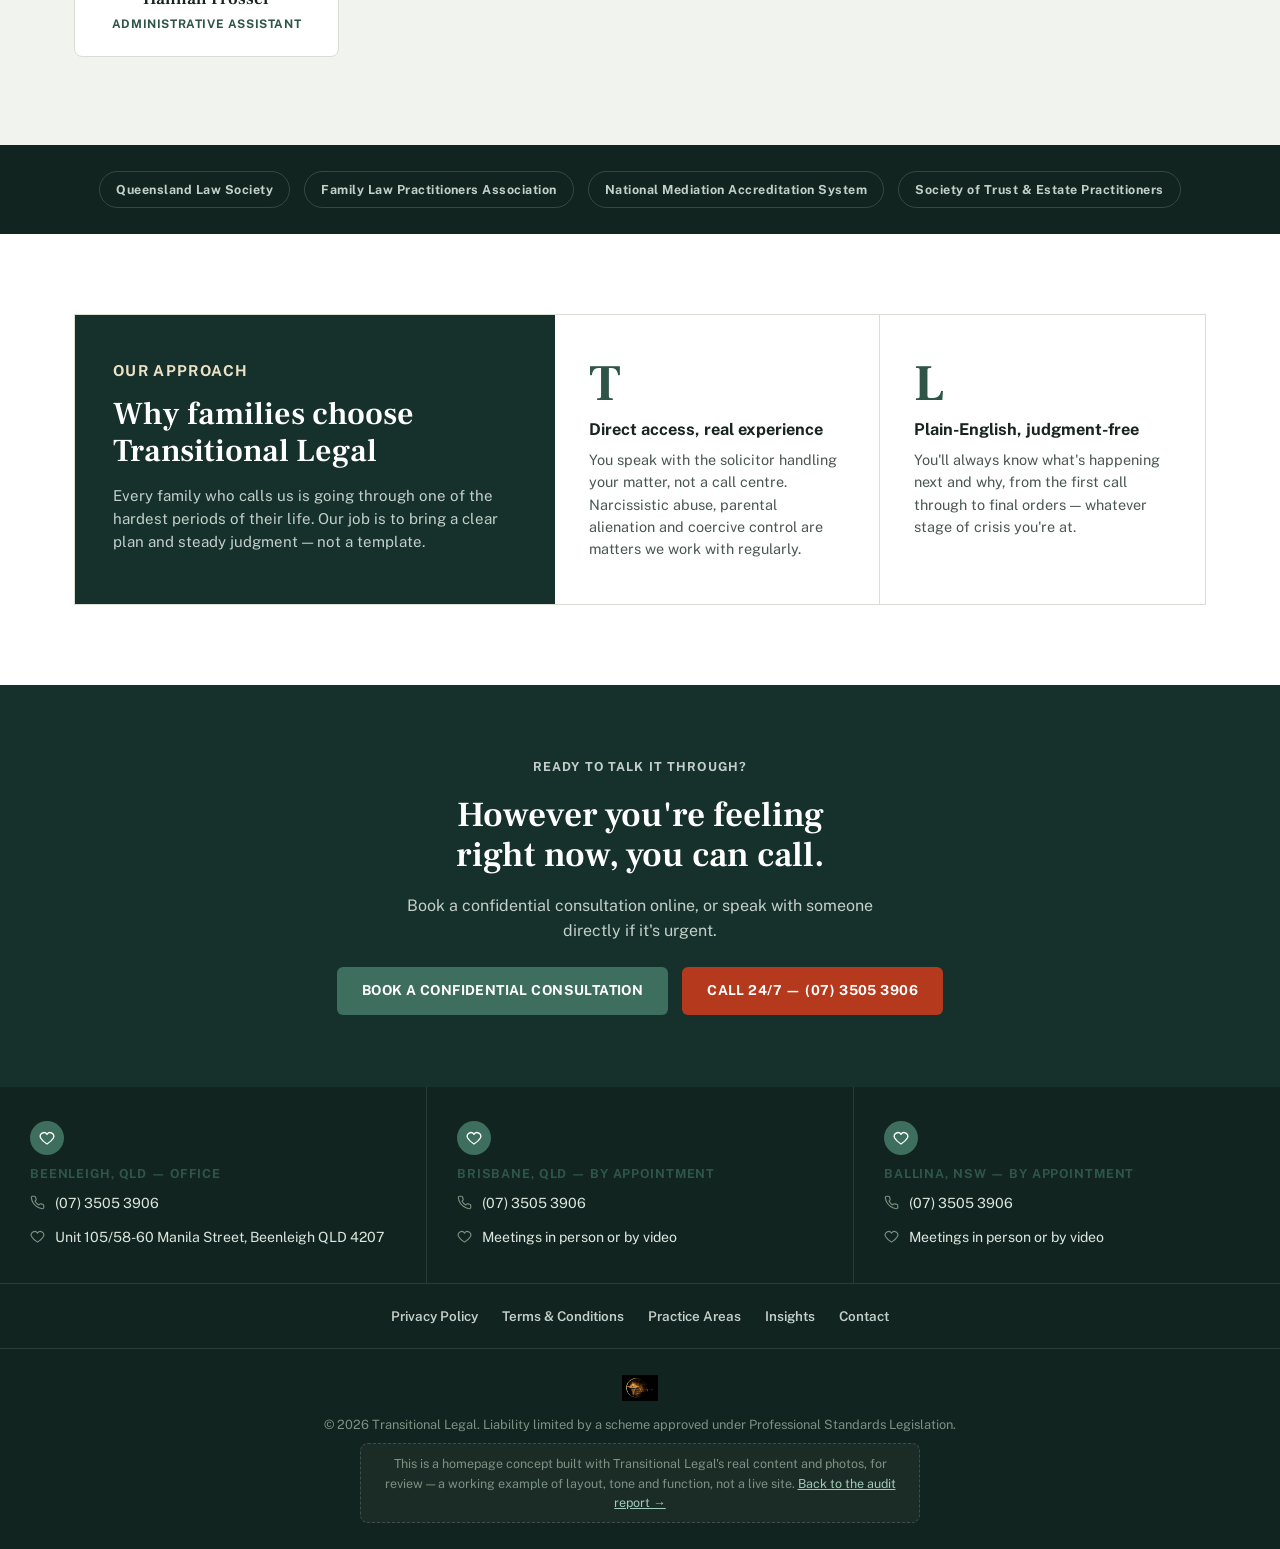
<file: site/about.html>
<!doctype html>
<html lang="en">
<head>
<meta charset="UTF-8">
<meta name="viewport" content="width=device-width, initial-scale=1.0">
<title>About Us — Transitional Legal Concept</title>
<meta name="robots" content="noindex, nofollow">
<link rel="icon" href="images/logo.png">
<link rel="preconnect" href="https://fonts.googleapis.com">
<link rel="preconnect" href="https://fonts.gstatic.com" crossorigin>
<link rel="stylesheet" href="https://fonts.googleapis.com/css2?family=Frank+Ruhl+Libre:wght@400;500;600;700&family=Public+Sans:ital,wght@0,400;0,500;0,600;0,700;0,800;1,400&display=swap">
<link rel="stylesheet" href="assets/styles.css">
</head>
<body>

<button class="safety-exit" id="quickExit" aria-label="Quickly leave this site">
  <svg viewBox="0 0 24 24" fill="none" stroke="currentColor" stroke-width="2" stroke-linecap="round"><path d="M9 3H5a1 1 0 0 0-1 1v16a1 1 0 0 0 1 1h4"/><path d="M14 8l5 4-5 4"/><path d="M19 12H9"/></svg>
  Quick Exit
</button>
<a class="crisis-dock" href="tel:0735053906">
  <svg viewBox="0 0 24 24" fill="none" stroke="currentColor" stroke-width="2" stroke-linecap="round" stroke-linejoin="round"><path d="M22 16.92v3a2 2 0 0 1-2.18 2 19.79 19.79 0 0 1-8.63-3.07 19.5 19.5 0 0 1-6-6 19.79 19.79 0 0 1-3.07-8.67A2 2 0 0 1 4.11 2h3a2 2 0 0 1 2 1.72c.13.96.36 1.9.68 2.81a2 2 0 0 1-.45 2.11L8.09 9.91a16 16 0 0 0 6 6l1.27-1.27a2 2 0 0 1 2.11-.45c.91.32 1.85.55 2.81.68A2 2 0 0 1 22 16.92z"/></svg>
  <span>24/7 Urgent Help<span class="sub">(07) 3505 3906</span></span>
</a>

<div class="utility-top">
  <div class="wrap">
    <div class="links"><a href="insights.html">Insights</a><a href="about.html">About Us</a><a href="contact.html">Contact Us</a></div>
    <div class="links"><span>admin@transitionallegal.com.au</span></div>
  </div>
</div>
<div class="info-band">
  <div class="wrap">
    <a class="brand" href="index.html"><img src="images/logo.png" alt="Transitional Legal"></a>
    <div class="info-item"><span class="ic"><svg viewBox="0 0 24 24" fill="none" stroke="currentColor" stroke-width="1.8" stroke-linecap="round" stroke-linejoin="round"><circle cx="12" cy="12" r="10"/><path d="M12 6v6l4 2"/></svg></span><div><h3>Any hour, any day</h3><a href="tel:0735053906">24/7 Urgent Line →</a></div></div>
    <div class="info-item"><span class="ic"><svg viewBox="0 0 24 24" fill="none" stroke="currentColor" stroke-width="1.8" stroke-linecap="round" stroke-linejoin="round"><path d="M12 21s-7-4.35-9.5-9A5.5 5.5 0 0 1 12 6.5 5.5 5.5 0 0 1 21.5 12c-2.5 4.65-9.5 9-9.5 9z"/></svg></span><div><h3>Our Office</h3><p>Beenleigh, QLD</p></div></div>
    <div class="info-item"><span class="ic"><svg viewBox="0 0 24 24" fill="none" stroke="currentColor" stroke-width="1.8" stroke-linecap="round" stroke-linejoin="round"><path d="M22 16.92v3a2 2 0 0 1-2.18 2 19.79 19.79 0 0 1-8.63-3.07 19.5 19.5 0 0 1-6-6 19.79 19.79 0 0 1-3.07-8.67A2 2 0 0 1 4.11 2h3a2 2 0 0 1 2 1.72c.13.96.36 1.9.68 2.81a2 2 0 0 1-.45 2.11L8.09 9.91a16 16 0 0 0 6 6l1.27-1.27a2 2 0 0 1 2.11-.45c.91.32 1.85.55 2.81.68A2 2 0 0 1 22 16.92z"/></svg></span><div><h3>Book a Consultation</h3><a href="contact.html">(07) 3505 3906</a></div></div>
  </div>
</div>
<header class="nav">
  <div class="wrap">
    <nav class="links">
      <a href="index.html">Home</a>
      <a href="about.html" aria-current="page">About Us</a>
      <a href="family-law.html">Practice Areas</a>
      <a href="insights.html">Insights</a>
    </nav>
    <div class="nav-actions">
      <span class="locations-drop">Beenleigh · Brisbane · Ballina</span>
      <a class="btn btn-dark" href="contact.html">Book a Consultation</a>
      <button class="menu-toggle" id="menuToggle" aria-label="Open menu" aria-expanded="false">
        <svg viewBox="0 0 24 24" fill="none" stroke="currentColor" stroke-width="2" stroke-linecap="round"><path d="M4 7h16M4 12h16M4 17h16"/></svg>
      </button>
    </div>
  </div>
  <div class="mobile-panel" id="mobilePanel">
    <a href="index.html">Home</a>
    <a href="about.html">About Us</a>
    <a href="family-law.html">Practice Areas</a>
    <a href="insights.html">Insights</a>
    <a href="contact.html">Contact</a>
    <a href="tel:0735053906">24/7 Urgent Line — (07) 3505 3906</a>
  </div>
</header>

<main id="top">

  <section class="page-banner">
    <div class="wrap">
      <div class="crumb"><a href="index.html">Home</a> / About Us</div>
      <p class="eyebrow">Who we are</p>
      <h1>The people you'll actually work with.</h1>
      <p class="lede">No call centres, no faceless departments — just experienced lawyers who answer their own phones. Each member of the team is handpicked for their expertise, resilience and commitment to clients going through the hardest period of their lives.</p>
    </div>
  </section>

  <section class="section">
    <div class="wrap">
      <div class="section-head center">
        <p class="eyebrow">Meet the team</p>
        <h2>Redefining legal representation in times of crisis.</h2>
        <p>Whether in the courtroom, behind the scenes or on the front lines of client support, every person here brings sharp legal skill and the emotional intelligence high-stress, high-conflict matters need.</p>
      </div>
      <div class="team-grid">
        <div class="team-card">
          <img src="images/roger-pp.jpg" alt="Roger Poed" loading="lazy" decoding="async">
          <div class="body"><h3>Roger Poed</h3><p class="role">Legal Practitioner – Director | Principal</p></div>
        </div>
        <div class="team-card">
          <img src="images/louise-naris-pp.jpg" alt="Louise Naris" loading="lazy" decoding="async">
          <div class="body"><h3>Louise Naris</h3><p class="role">Solicitor | Practice Manager</p></div>
        </div>
        <div class="team-card">
          <img src="images/sahm-ryd-pp.jpg" alt="Sahm Ryd" loading="lazy" decoding="async">
          <div class="body"><h3>Sahm Ryd</h3><p class="role">Solicitor</p></div>
        </div>
        <div class="team-card">
          <img src="images/cassima-pollock-pp.jpg" alt="Cassima Pollock" loading="lazy" decoding="async">
          <div class="body"><h3>Cassima Pollock</h3><p class="role">Paralegal</p></div>
        </div>
        <div class="team-card">
          <img src="images/hannah-prosser-pp.jpg" alt="Hannah Prosser" loading="lazy" decoding="async">
          <div class="body"><h3>Hannah Prosser</h3><p class="role">Administrative Assistant</p></div>
        </div>
      </div>
    </div>
  </section>

  <section class="memberships">
    <div class="wrap">
      <span class="chip">Queensland Law Society</span>
      <span class="chip">Family Law Practitioners Association</span>
      <span class="chip">National Mediation Accreditation System</span>
      <span class="chip">Society of Trust &amp; Estate Practitioners</span>
    </div>
  </section>

  <section class="story">
    <div class="wrap">
      <div class="story-grid">
        <div class="story-panel">
          <p class="eyebrow">Our approach</p>
          <h2>Why families choose Transitional Legal</h2>
          <p>Every family who calls us is going through one of the hardest periods of their life. Our job is to bring a clear plan and steady judgment — not a template.</p>
        </div>
        <div class="story-cols">
          <div class="story-col">
            <span class="big-letter">T</span>
            <h3>Direct access, real experience</h3>
            <p>You speak with the solicitor handling your matter, not a call centre. Narcissistic abuse, parental alienation and coercive control are matters we work with regularly.</p>
          </div>
          <div class="story-col">
            <span class="big-letter">L</span>
            <h3>Plain-English, judgment-free</h3>
            <p>You'll always know what's happening next and why, from the first call through to final orders — whatever stage of crisis you're at.</p>
          </div>
        </div>
      </div>
    </div>
  </section>

  <section class="final-cta" id="contact">
    <div class="wrap">
      <p class="eyebrow">Ready to talk it through?</p>
      <h2>However you're feeling right now, you can call.</h2>
      <p>Book a confidential consultation online, or speak with someone directly if it's urgent.</p>
      <div class="ctas">
        <a class="btn btn-primary" href="contact.html">Book a Confidential Consultation</a>
        <a class="btn btn-urgent" href="tel:0735053906">Call 24/7 — (07) 3505 3906</a>
      </div>
    </div>
  </section>

</main>

<footer>
  <div class="foot-offices">
    <div class="foot-office">
      <span class="badge"><svg viewBox="0 0 24 24" fill="none" stroke="currentColor" stroke-width="2" stroke-linecap="round" stroke-linejoin="round"><path d="M12 21s-7-4.35-9.5-9A5.5 5.5 0 0 1 12 6.5 5.5 5.5 0 0 1 21.5 12c-2.5 4.65-9.5 9-9.5 9z"/></svg></span>
      <h3>Beenleigh, QLD — Office</h3>
      <div class="row"><svg viewBox="0 0 24 24" fill="none" stroke="currentColor" stroke-width="1.8" stroke-linecap="round" stroke-linejoin="round"><path d="M22 16.92v3a2 2 0 0 1-2.18 2 19.79 19.79 0 0 1-8.63-3.07 19.5 19.5 0 0 1-6-6 19.79 19.79 0 0 1-3.07-8.67A2 2 0 0 1 4.11 2h3a2 2 0 0 1 2 1.72c.13.96.36 1.9.68 2.81a2 2 0 0 1-.45 2.11L8.09 9.91a16 16 0 0 0 6 6l1.27-1.27a2 2 0 0 1 2.11-.45c.91.32 1.85.55 2.81.68A2 2 0 0 1 22 16.92z"/></svg><span>(07) 3505 3906</span></div>
      <div class="row"><svg viewBox="0 0 24 24" fill="none" stroke="currentColor" stroke-width="1.8" stroke-linecap="round" stroke-linejoin="round"><path d="M12 21s-7-4.35-9.5-9A5.5 5.5 0 0 1 12 6.5 5.5 5.5 0 0 1 21.5 12c-2.5 4.65-9.5 9-9.5 9z"/></svg><span>Unit 105/58-60 Manila Street, Beenleigh QLD 4207</span></div>
    </div>
    <div class="foot-office">
      <span class="badge"><svg viewBox="0 0 24 24" fill="none" stroke="currentColor" stroke-width="2" stroke-linecap="round" stroke-linejoin="round"><path d="M12 21s-7-4.35-9.5-9A5.5 5.5 0 0 1 12 6.5 5.5 5.5 0 0 1 21.5 12c-2.5 4.65-9.5 9-9.5 9z"/></svg></span>
      <h3>Brisbane, QLD — By appointment</h3>
      <div class="row"><svg viewBox="0 0 24 24" fill="none" stroke="currentColor" stroke-width="1.8" stroke-linecap="round" stroke-linejoin="round"><path d="M22 16.92v3a2 2 0 0 1-2.18 2 19.79 19.79 0 0 1-8.63-3.07 19.5 19.5 0 0 1-6-6 19.79 19.79 0 0 1-3.07-8.67A2 2 0 0 1 4.11 2h3a2 2 0 0 1 2 1.72c.13.96.36 1.9.68 2.81a2 2 0 0 1-.45 2.11L8.09 9.91a16 16 0 0 0 6 6l1.27-1.27a2 2 0 0 1 2.11-.45c.91.32 1.85.55 2.81.68A2 2 0 0 1 22 16.92z"/></svg><span>(07) 3505 3906</span></div>
      <div class="row"><svg viewBox="0 0 24 24" fill="none" stroke="currentColor" stroke-width="1.8" stroke-linecap="round" stroke-linejoin="round"><path d="M12 21s-7-4.35-9.5-9A5.5 5.5 0 0 1 12 6.5 5.5 5.5 0 0 1 21.5 12c-2.5 4.65-9.5 9-9.5 9z"/></svg><span>Meetings in person or by video</span></div>
    </div>
    <div class="foot-office">
      <span class="badge"><svg viewBox="0 0 24 24" fill="none" stroke="currentColor" stroke-width="2" stroke-linecap="round" stroke-linejoin="round"><path d="M12 21s-7-4.35-9.5-9A5.5 5.5 0 0 1 12 6.5 5.5 5.5 0 0 1 21.5 12c-2.5 4.65-9.5 9-9.5 9z"/></svg></span>
      <h3>Ballina, NSW — By appointment</h3>
      <div class="row"><svg viewBox="0 0 24 24" fill="none" stroke="currentColor" stroke-width="1.8" stroke-linecap="round" stroke-linejoin="round"><path d="M22 16.92v3a2 2 0 0 1-2.18 2 19.79 19.79 0 0 1-8.63-3.07 19.5 19.5 0 0 1-6-6 19.79 19.79 0 0 1-3.07-8.67A2 2 0 0 1 4.11 2h3a2 2 0 0 1 2 1.72c.13.96.36 1.9.68 2.81a2 2 0 0 1-.45 2.11L8.09 9.91a16 16 0 0 0 6 6l1.27-1.27a2 2 0 0 1 2.11-.45c.91.32 1.85.55 2.81.68A2 2 0 0 1 22 16.92z"/></svg><span>(07) 3505 3906</span></div>
      <div class="row"><svg viewBox="0 0 24 24" fill="none" stroke="currentColor" stroke-width="1.8" stroke-linecap="round" stroke-linejoin="round"><path d="M12 21s-7-4.35-9.5-9A5.5 5.5 0 0 1 12 6.5 5.5 5.5 0 0 1 21.5 12c-2.5 4.65-9.5 9-9.5 9z"/></svg><span>Meetings in person or by video</span></div>
    </div>
  </div>
  <div class="foot-links">
    <div class="wrap">
      <a href="#">Privacy Policy</a>
      <a href="#">Terms &amp; Conditions</a>
      <a href="family-law.html">Practice Areas</a>
      <a href="insights.html">Insights</a>
      <a href="contact.html">Contact</a>
    </div>
  </div>
  <div class="foot-bottom">
    <div class="wrap">
      <div class="brand-mini"><img src="images/footer-logo.png" alt="Transitional Legal" loading="lazy" decoding="async"></div>
      <span>© 2026 Transitional Legal. Liability limited by a scheme approved under Professional Standards Legislation.</span>
      <div class="concept-note">This is a homepage concept built with Transitional Legal's real content and photos, for review — a working example of layout, tone and function, not a live site. <a href="../index.html">Back to the audit report →</a></div>
    </div>
  </div>
</footer>

<script src="assets/main.js"></script>
</body>
</html>
</file>
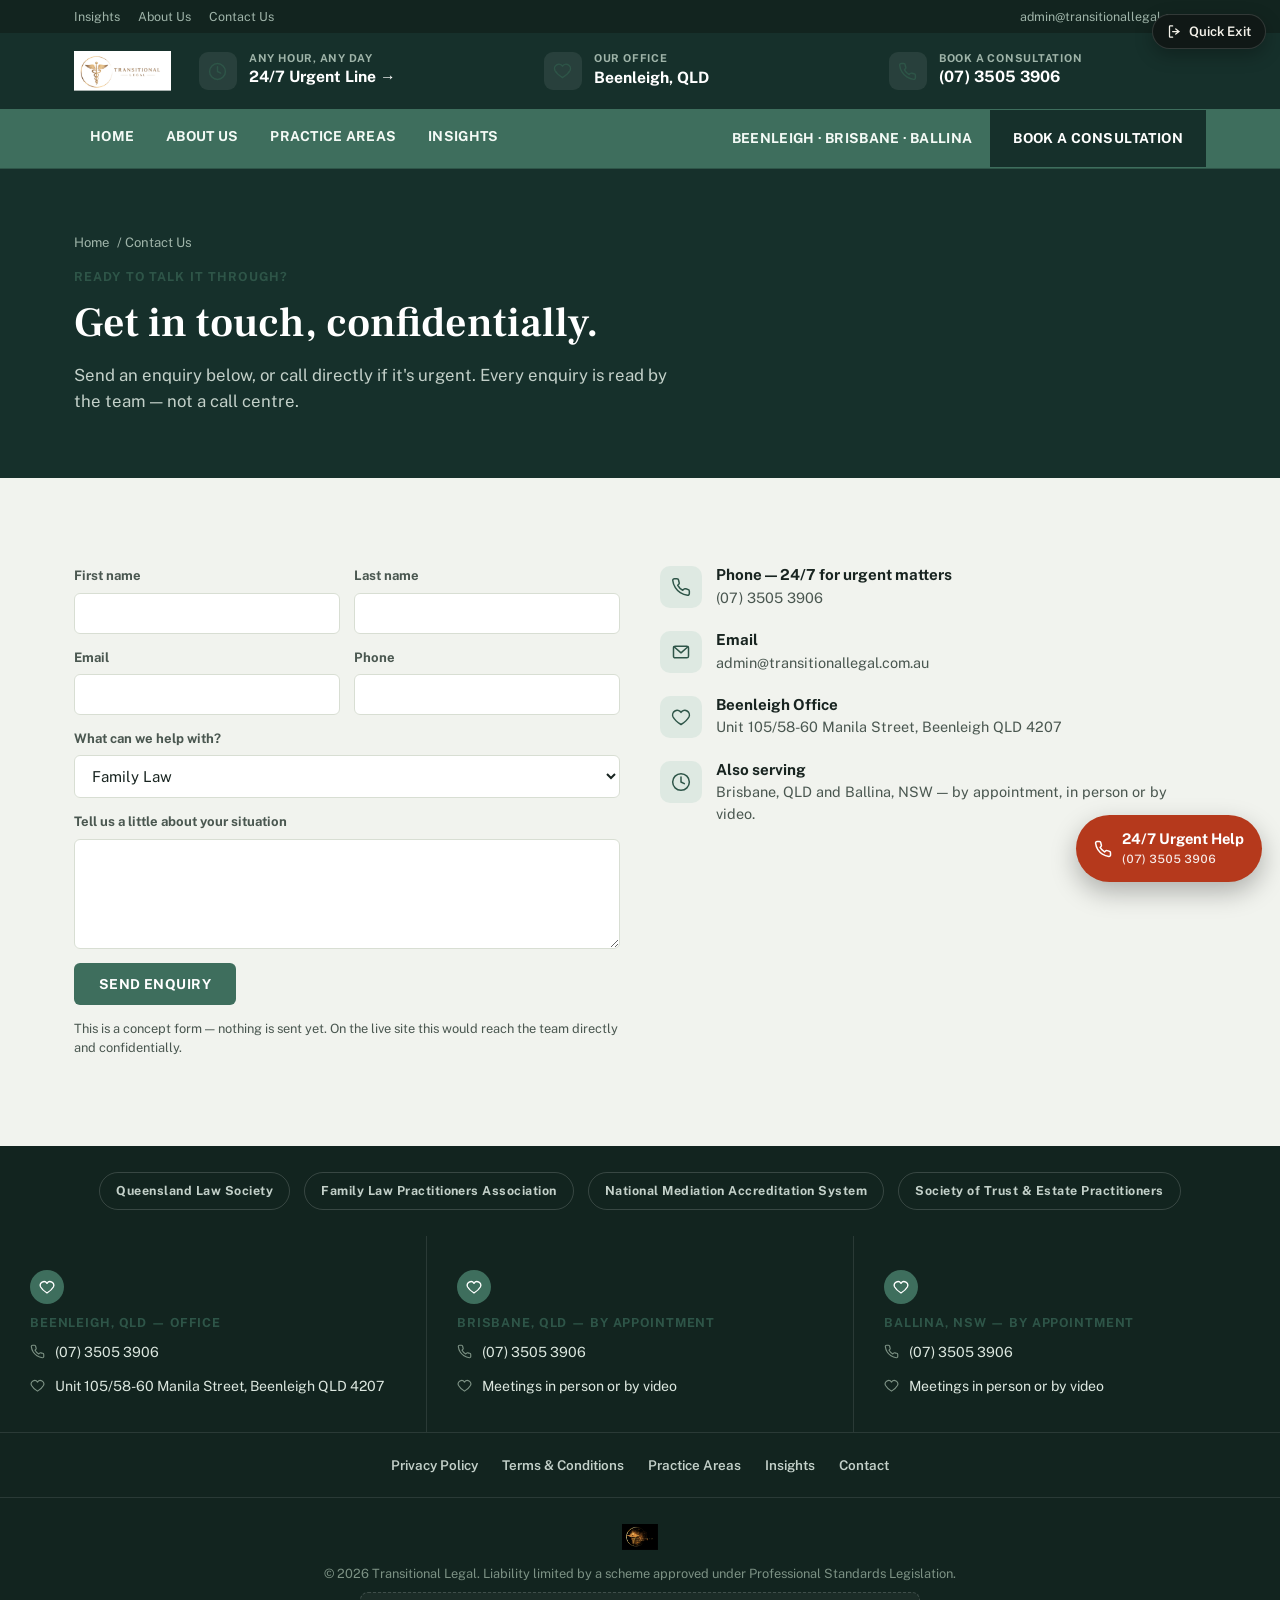
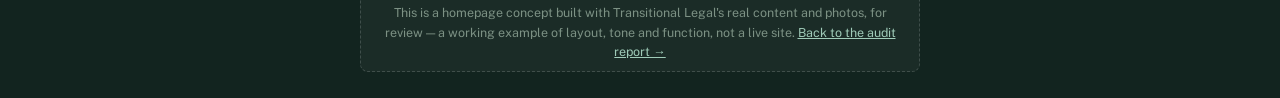
<file: site/contact.html>
<!doctype html>
<html lang="en">
<head>
<meta charset="UTF-8">
<meta name="viewport" content="width=device-width, initial-scale=1.0">
<title>Contact Us — Transitional Legal Concept</title>
<meta name="robots" content="noindex, nofollow">
<link rel="icon" href="images/logo.png">
<link rel="preconnect" href="https://fonts.googleapis.com">
<link rel="preconnect" href="https://fonts.gstatic.com" crossorigin>
<link rel="stylesheet" href="https://fonts.googleapis.com/css2?family=Frank+Ruhl+Libre:wght@400;500;600;700&family=Public+Sans:ital,wght@0,400;0,500;0,600;0,700;0,800;1,400&display=swap">
<link rel="stylesheet" href="assets/styles.css">
</head>
<body>

<button class="safety-exit" id="quickExit" aria-label="Quickly leave this site">
  <svg viewBox="0 0 24 24" fill="none" stroke="currentColor" stroke-width="2" stroke-linecap="round"><path d="M9 3H5a1 1 0 0 0-1 1v16a1 1 0 0 0 1 1h4"/><path d="M14 8l5 4-5 4"/><path d="M19 12H9"/></svg>
  Quick Exit
</button>
<a class="crisis-dock" href="tel:0735053906">
  <svg viewBox="0 0 24 24" fill="none" stroke="currentColor" stroke-width="2" stroke-linecap="round" stroke-linejoin="round"><path d="M22 16.92v3a2 2 0 0 1-2.18 2 19.79 19.79 0 0 1-8.63-3.07 19.5 19.5 0 0 1-6-6 19.79 19.79 0 0 1-3.07-8.67A2 2 0 0 1 4.11 2h3a2 2 0 0 1 2 1.72c.13.96.36 1.9.68 2.81a2 2 0 0 1-.45 2.11L8.09 9.91a16 16 0 0 0 6 6l1.27-1.27a2 2 0 0 1 2.11-.45c.91.32 1.85.55 2.81.68A2 2 0 0 1 22 16.92z"/></svg>
  <span>24/7 Urgent Help<span class="sub">(07) 3505 3906</span></span>
</a>

<div class="utility-top">
  <div class="wrap">
    <div class="links"><a href="insights.html">Insights</a><a href="about.html">About Us</a><a href="contact.html">Contact Us</a></div>
    <div class="links"><span>admin@transitionallegal.com.au</span></div>
  </div>
</div>
<div class="info-band">
  <div class="wrap">
    <a class="brand" href="index.html"><img src="images/logo.png" alt="Transitional Legal"></a>
    <div class="info-item"><span class="ic"><svg viewBox="0 0 24 24" fill="none" stroke="currentColor" stroke-width="1.8" stroke-linecap="round" stroke-linejoin="round"><circle cx="12" cy="12" r="10"/><path d="M12 6v6l4 2"/></svg></span><div><h3>Any hour, any day</h3><a href="tel:0735053906">24/7 Urgent Line →</a></div></div>
    <div class="info-item"><span class="ic"><svg viewBox="0 0 24 24" fill="none" stroke="currentColor" stroke-width="1.8" stroke-linecap="round" stroke-linejoin="round"><path d="M12 21s-7-4.35-9.5-9A5.5 5.5 0 0 1 12 6.5 5.5 5.5 0 0 1 21.5 12c-2.5 4.65-9.5 9-9.5 9z"/></svg></span><div><h3>Our Office</h3><p>Beenleigh, QLD</p></div></div>
    <div class="info-item"><span class="ic"><svg viewBox="0 0 24 24" fill="none" stroke="currentColor" stroke-width="1.8" stroke-linecap="round" stroke-linejoin="round"><path d="M22 16.92v3a2 2 0 0 1-2.18 2 19.79 19.79 0 0 1-8.63-3.07 19.5 19.5 0 0 1-6-6 19.79 19.79 0 0 1-3.07-8.67A2 2 0 0 1 4.11 2h3a2 2 0 0 1 2 1.72c.13.96.36 1.9.68 2.81a2 2 0 0 1-.45 2.11L8.09 9.91a16 16 0 0 0 6 6l1.27-1.27a2 2 0 0 1 2.11-.45c.91.32 1.85.55 2.81.68A2 2 0 0 1 22 16.92z"/></svg></span><div><h3>Book a Consultation</h3><a href="contact.html">(07) 3505 3906</a></div></div>
  </div>
</div>
<header class="nav">
  <div class="wrap">
    <nav class="links">
      <a href="index.html">Home</a>
      <a href="about.html">About Us</a>
      <a href="family-law.html">Practice Areas</a>
      <a href="insights.html">Insights</a>
    </nav>
    <div class="nav-actions">
      <span class="locations-drop">Beenleigh · Brisbane · Ballina</span>
      <a class="btn btn-dark" href="contact.html" aria-current="page">Book a Consultation</a>
      <button class="menu-toggle" id="menuToggle" aria-label="Open menu" aria-expanded="false">
        <svg viewBox="0 0 24 24" fill="none" stroke="currentColor" stroke-width="2" stroke-linecap="round"><path d="M4 7h16M4 12h16M4 17h16"/></svg>
      </button>
    </div>
  </div>
  <div class="mobile-panel" id="mobilePanel">
    <a href="index.html">Home</a>
    <a href="about.html">About Us</a>
    <a href="family-law.html">Practice Areas</a>
    <a href="insights.html">Insights</a>
    <a href="contact.html">Contact</a>
    <a href="tel:0735053906">24/7 Urgent Line — (07) 3505 3906</a>
  </div>
</header>

<main id="top">

  <section class="page-banner">
    <div class="wrap">
      <div class="crumb"><a href="index.html">Home</a> / Contact Us</div>
      <p class="eyebrow">Ready to talk it through?</p>
      <h1>Get in touch, confidentially.</h1>
      <p class="lede">Send an enquiry below, or call directly if it's urgent. Every enquiry is read by the team — not a call centre.</p>
    </div>
  </section>

  <section class="section">
    <div class="wrap">
      <div class="contact-grid">
        <form class="contact-form" id="enquiryForm">
          <div class="field-row">
            <div class="field"><label for="fname">First name</label><input id="fname" name="fname" type="text" required></div>
            <div class="field"><label for="lname">Last name</label><input id="lname" name="lname" type="text" required></div>
          </div>
          <div class="field-row">
            <div class="field"><label for="email">Email</label><input id="email" name="email" type="email" required></div>
            <div class="field"><label for="phone">Phone</label><input id="phone" name="phone" type="tel" required></div>
          </div>
          <div class="field">
            <label for="area">What can we help with?</label>
            <select id="area" name="area">
              <option>Family Law</option>
              <option>Domestic Violence</option>
              <option>Criminal Law</option>
              <option>Mediation</option>
              <option>Wills &amp; Estates</option>
              <option>Something else</option>
            </select>
          </div>
          <div class="field"><label for="message">Tell us a little about your situation</label><textarea id="message" name="message"></textarea></div>
          <button class="btn btn-primary" type="submit" style="align-self:flex-start;">Send Enquiry</button>
          <p class="form-note" id="formNote">This is a concept form — nothing is sent yet. On the live site this would reach the team directly and confidentially.</p>
        </form>

        <div class="contact-info">
          <div class="row">
            <span class="ic"><svg viewBox="0 0 24 24" fill="none" stroke="currentColor" stroke-width="1.8" stroke-linecap="round" stroke-linejoin="round"><path d="M22 16.92v3a2 2 0 0 1-2.18 2 19.79 19.79 0 0 1-8.63-3.07 19.5 19.5 0 0 1-6-6 19.79 19.79 0 0 1-3.07-8.67A2 2 0 0 1 4.11 2h3a2 2 0 0 1 2 1.72c.13.96.36 1.9.68 2.81a2 2 0 0 1-.45 2.11L8.09 9.91a16 16 0 0 0 6 6l1.27-1.27a2 2 0 0 1 2.11-.45c.91.32 1.85.55 2.81.68A2 2 0 0 1 22 16.92z"/></svg></span>
            <div><h3>Phone — 24/7 for urgent matters</h3><p><a href="tel:0735053906">(07) 3505 3906</a></p></div>
          </div>
          <div class="row">
            <span class="ic"><svg viewBox="0 0 24 24" fill="none" stroke="currentColor" stroke-width="1.8" stroke-linecap="round" stroke-linejoin="round"><rect x="3" y="5" width="18" height="14" rx="2"/><path d="m4 6 8 7 8-7"/></svg></span>
            <div><h3>Email</h3><p><a href="mailto:admin@transitionallegal.com.au">admin@transitionallegal.com.au</a></p></div>
          </div>
          <div class="row">
            <span class="ic"><svg viewBox="0 0 24 24" fill="none" stroke="currentColor" stroke-width="1.8" stroke-linecap="round" stroke-linejoin="round"><path d="M12 21s-7-4.35-9.5-9A5.5 5.5 0 0 1 12 6.5 5.5 5.5 0 0 1 21.5 12c-2.5 4.65-9.5 9-9.5 9z"/></svg></span>
            <div><h3>Beenleigh Office</h3><p>Unit 105/58-60 Manila Street, Beenleigh QLD 4207</p></div>
          </div>
          <div class="row">
            <span class="ic"><svg viewBox="0 0 24 24" fill="none" stroke="currentColor" stroke-width="1.8" stroke-linecap="round" stroke-linejoin="round"><circle cx="12" cy="12" r="10"/><path d="M12 6v6l4 2"/></svg></span>
            <div><h3>Also serving</h3><p>Brisbane, QLD and Ballina, NSW — by appointment, in person or by video.</p></div>
          </div>
        </div>
      </div>
    </div>
  </section>

  <section class="memberships">
    <div class="wrap">
      <span class="chip">Queensland Law Society</span>
      <span class="chip">Family Law Practitioners Association</span>
      <span class="chip">National Mediation Accreditation System</span>
      <span class="chip">Society of Trust &amp; Estate Practitioners</span>
    </div>
  </section>

</main>

<footer>
  <div class="foot-offices">
    <div class="foot-office">
      <span class="badge"><svg viewBox="0 0 24 24" fill="none" stroke="currentColor" stroke-width="2" stroke-linecap="round" stroke-linejoin="round"><path d="M12 21s-7-4.35-9.5-9A5.5 5.5 0 0 1 12 6.5 5.5 5.5 0 0 1 21.5 12c-2.5 4.65-9.5 9-9.5 9z"/></svg></span>
      <h3>Beenleigh, QLD — Office</h3>
      <div class="row"><svg viewBox="0 0 24 24" fill="none" stroke="currentColor" stroke-width="1.8" stroke-linecap="round" stroke-linejoin="round"><path d="M22 16.92v3a2 2 0 0 1-2.18 2 19.79 19.79 0 0 1-8.63-3.07 19.5 19.5 0 0 1-6-6 19.79 19.79 0 0 1-3.07-8.67A2 2 0 0 1 4.11 2h3a2 2 0 0 1 2 1.72c.13.96.36 1.9.68 2.81a2 2 0 0 1-.45 2.11L8.09 9.91a16 16 0 0 0 6 6l1.27-1.27a2 2 0 0 1 2.11-.45c.91.32 1.85.55 2.81.68A2 2 0 0 1 22 16.92z"/></svg><span>(07) 3505 3906</span></div>
      <div class="row"><svg viewBox="0 0 24 24" fill="none" stroke="currentColor" stroke-width="1.8" stroke-linecap="round" stroke-linejoin="round"><path d="M12 21s-7-4.35-9.5-9A5.5 5.5 0 0 1 12 6.5 5.5 5.5 0 0 1 21.5 12c-2.5 4.65-9.5 9-9.5 9z"/></svg><span>Unit 105/58-60 Manila Street, Beenleigh QLD 4207</span></div>
    </div>
    <div class="foot-office">
      <span class="badge"><svg viewBox="0 0 24 24" fill="none" stroke="currentColor" stroke-width="2" stroke-linecap="round" stroke-linejoin="round"><path d="M12 21s-7-4.35-9.5-9A5.5 5.5 0 0 1 12 6.5 5.5 5.5 0 0 1 21.5 12c-2.5 4.65-9.5 9-9.5 9z"/></svg></span>
      <h3>Brisbane, QLD — By appointment</h3>
      <div class="row"><svg viewBox="0 0 24 24" fill="none" stroke="currentColor" stroke-width="1.8" stroke-linecap="round" stroke-linejoin="round"><path d="M22 16.92v3a2 2 0 0 1-2.18 2 19.79 19.79 0 0 1-8.63-3.07 19.5 19.5 0 0 1-6-6 19.79 19.79 0 0 1-3.07-8.67A2 2 0 0 1 4.11 2h3a2 2 0 0 1 2 1.72c.13.96.36 1.9.68 2.81a2 2 0 0 1-.45 2.11L8.09 9.91a16 16 0 0 0 6 6l1.27-1.27a2 2 0 0 1 2.11-.45c.91.32 1.85.55 2.81.68A2 2 0 0 1 22 16.92z"/></svg><span>(07) 3505 3906</span></div>
      <div class="row"><svg viewBox="0 0 24 24" fill="none" stroke="currentColor" stroke-width="1.8" stroke-linecap="round" stroke-linejoin="round"><path d="M12 21s-7-4.35-9.5-9A5.5 5.5 0 0 1 12 6.5 5.5 5.5 0 0 1 21.5 12c-2.5 4.65-9.5 9-9.5 9z"/></svg><span>Meetings in person or by video</span></div>
    </div>
    <div class="foot-office">
      <span class="badge"><svg viewBox="0 0 24 24" fill="none" stroke="currentColor" stroke-width="2" stroke-linecap="round" stroke-linejoin="round"><path d="M12 21s-7-4.35-9.5-9A5.5 5.5 0 0 1 12 6.5 5.5 5.5 0 0 1 21.5 12c-2.5 4.65-9.5 9-9.5 9z"/></svg></span>
      <h3>Ballina, NSW — By appointment</h3>
      <div class="row"><svg viewBox="0 0 24 24" fill="none" stroke="currentColor" stroke-width="1.8" stroke-linecap="round" stroke-linejoin="round"><path d="M22 16.92v3a2 2 0 0 1-2.18 2 19.79 19.79 0 0 1-8.63-3.07 19.5 19.5 0 0 1-6-6 19.79 19.79 0 0 1-3.07-8.67A2 2 0 0 1 4.11 2h3a2 2 0 0 1 2 1.72c.13.96.36 1.9.68 2.81a2 2 0 0 1-.45 2.11L8.09 9.91a16 16 0 0 0 6 6l1.27-1.27a2 2 0 0 1 2.11-.45c.91.32 1.85.55 2.81.68A2 2 0 0 1 22 16.92z"/></svg><span>(07) 3505 3906</span></div>
      <div class="row"><svg viewBox="0 0 24 24" fill="none" stroke="currentColor" stroke-width="1.8" stroke-linecap="round" stroke-linejoin="round"><path d="M12 21s-7-4.35-9.5-9A5.5 5.5 0 0 1 12 6.5 5.5 5.5 0 0 1 21.5 12c-2.5 4.65-9.5 9-9.5 9z"/></svg><span>Meetings in person or by video</span></div>
    </div>
  </div>
  <div class="foot-links">
    <div class="wrap">
      <a href="#">Privacy Policy</a>
      <a href="#">Terms &amp; Conditions</a>
      <a href="family-law.html">Practice Areas</a>
      <a href="insights.html">Insights</a>
      <a href="contact.html">Contact</a>
    </div>
  </div>
  <div class="foot-bottom">
    <div class="wrap">
      <div class="brand-mini"><img src="images/footer-logo.png" alt="Transitional Legal" loading="lazy" decoding="async"></div>
      <span>© 2026 Transitional Legal. Liability limited by a scheme approved under Professional Standards Legislation.</span>
      <div class="concept-note">This is a homepage concept built with Transitional Legal's real content and photos, for review — a working example of layout, tone and function, not a live site. <a href="../index.html">Back to the audit report →</a></div>
    </div>
  </div>
</footer>

<script src="assets/main.js"></script>
</body>
</html>
</file>
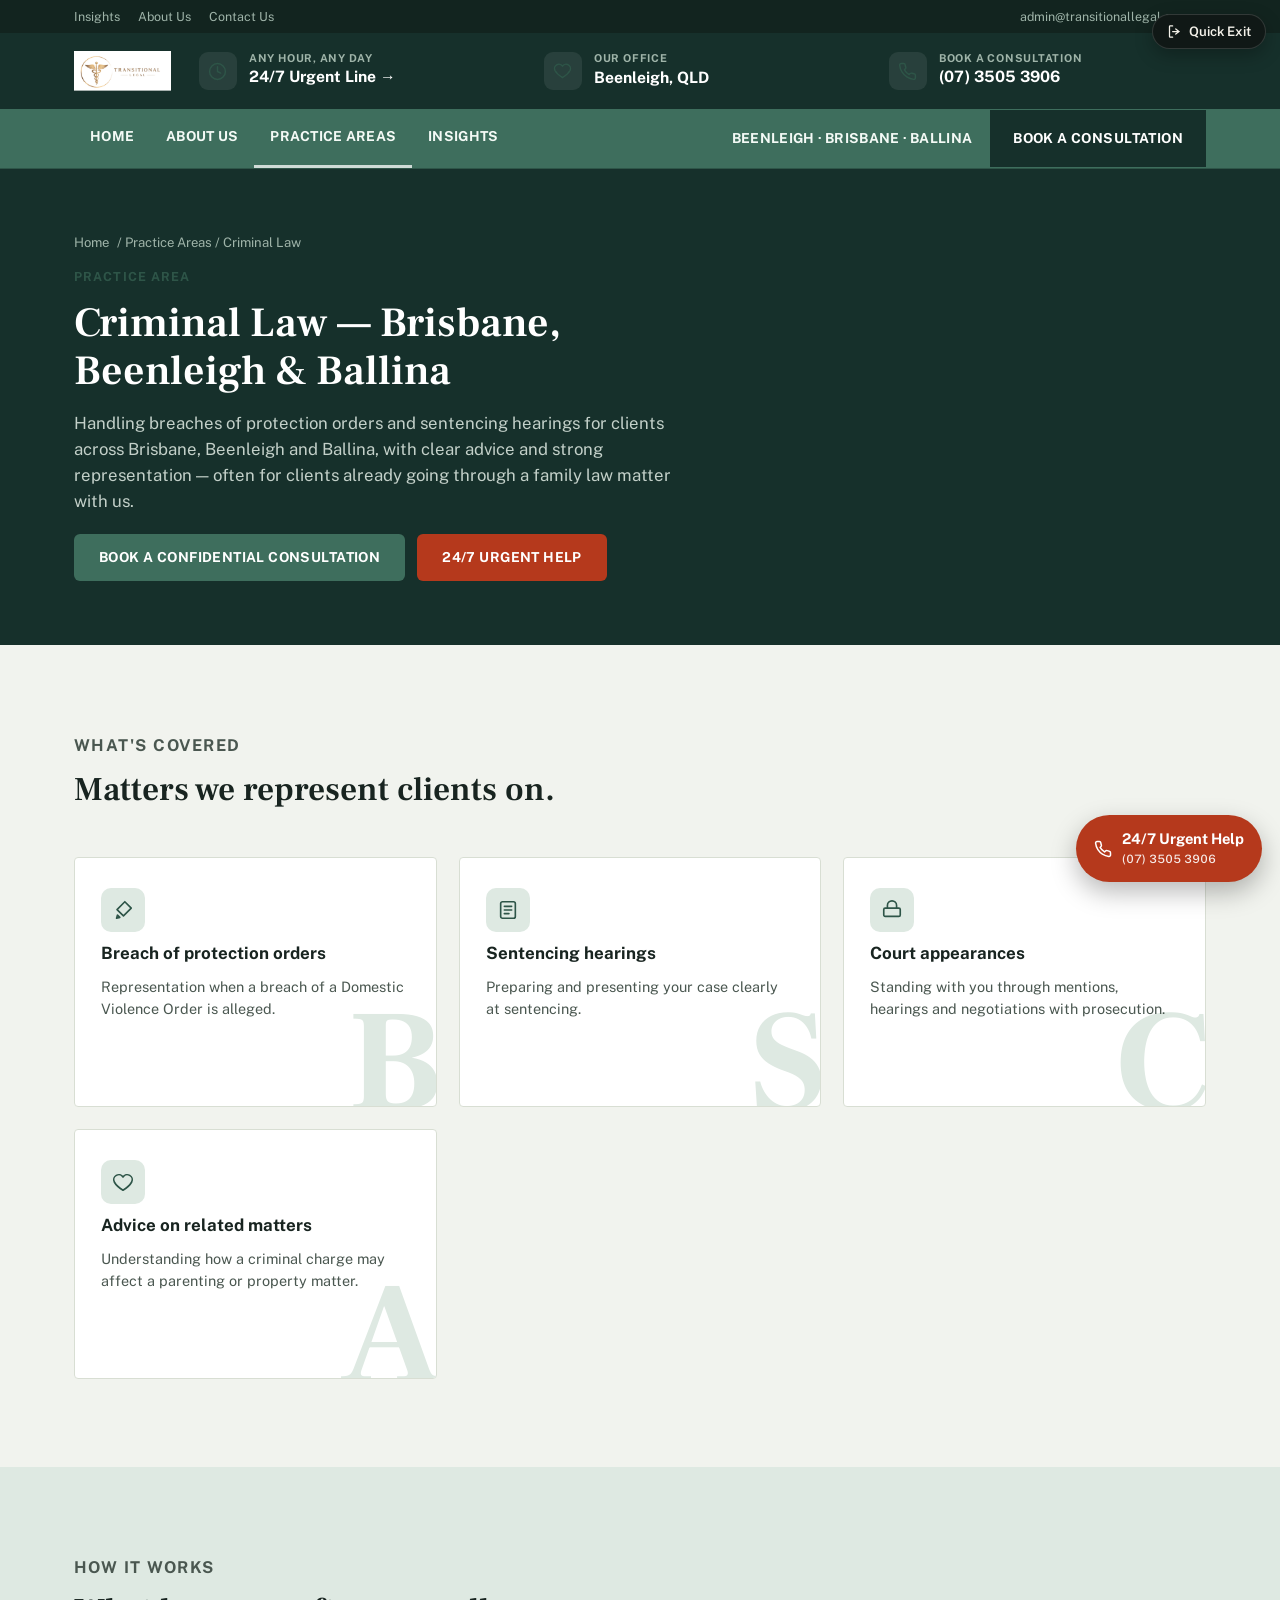
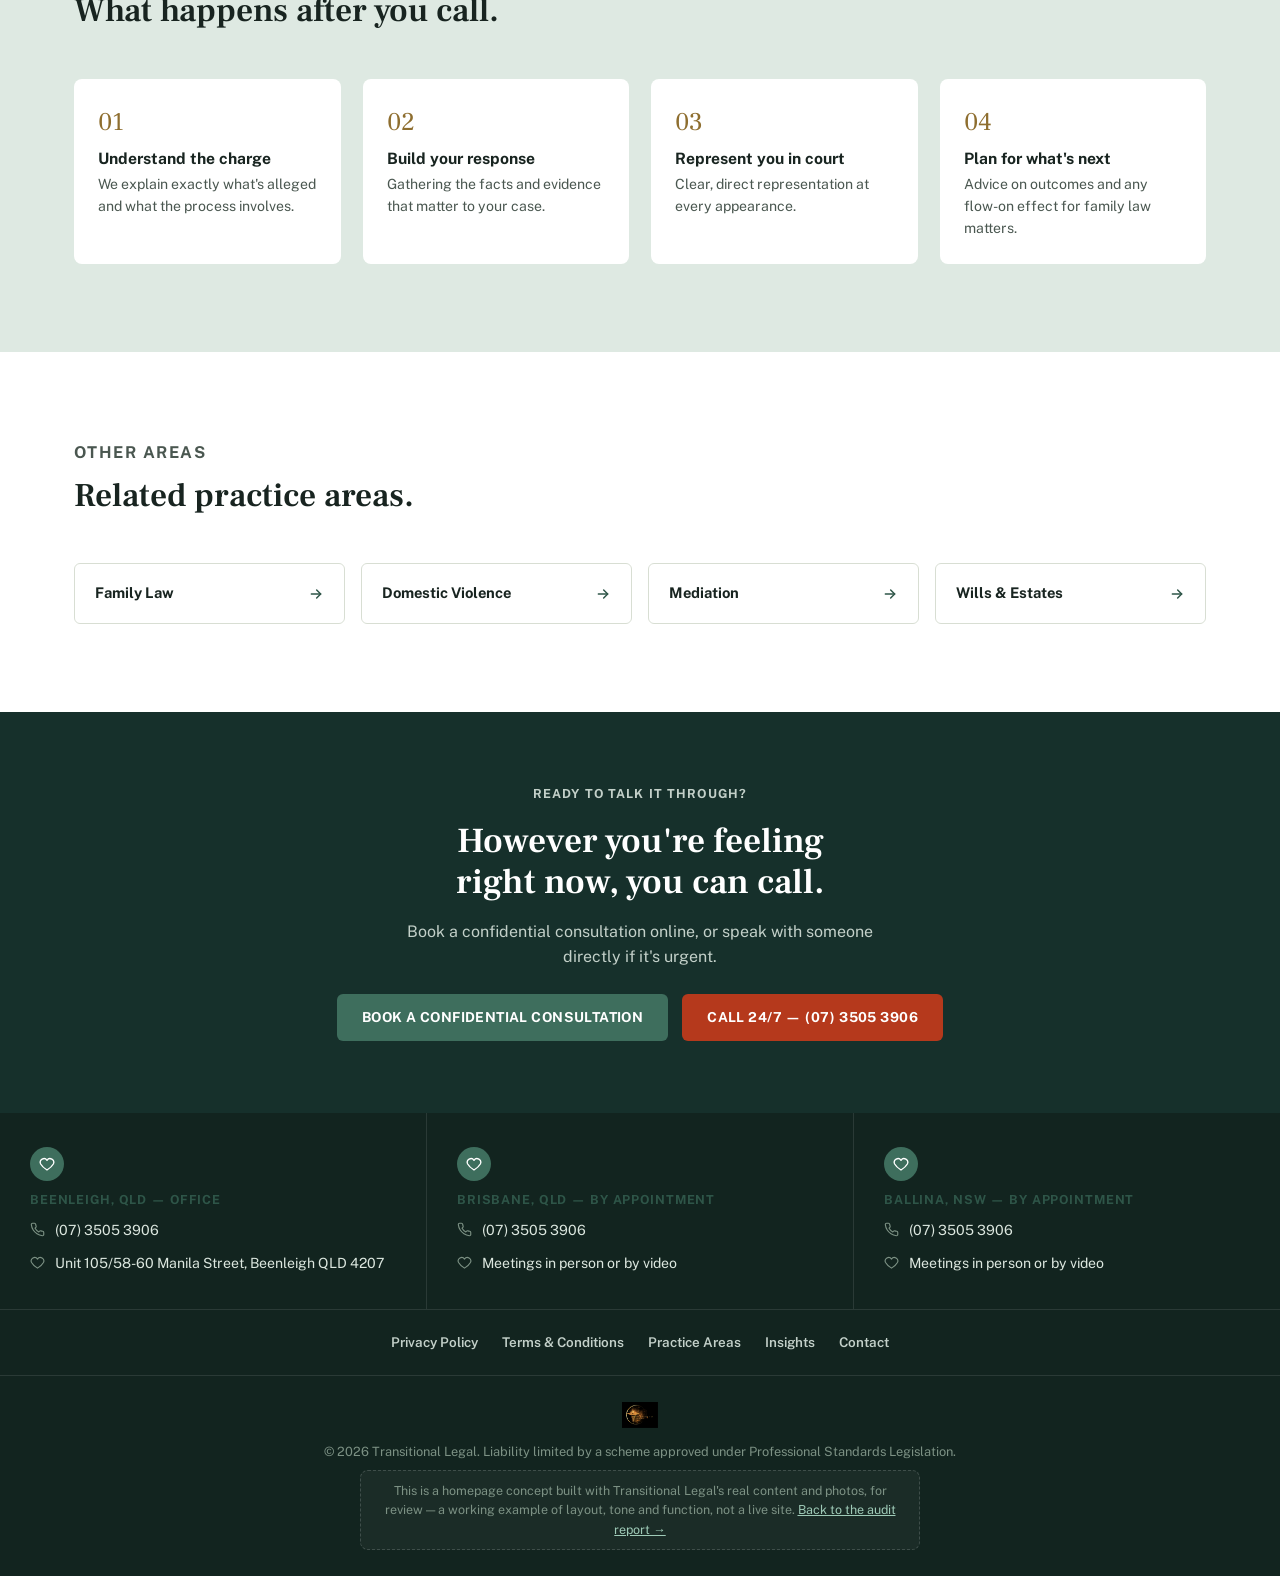
<file: site/criminal-law.html>
<!doctype html>
<html lang="en">
<head>
<meta charset="UTF-8">
<meta name="viewport" content="width=device-width, initial-scale=1.0">
<title>Criminal Lawyers Brisbane | Breach of DVO &amp; Sentencing | Transitional Legal</title>
<meta name="description" content="Criminal lawyers serving Brisbane, Beenleigh and Ballina — breaches of protection orders and sentencing hearings, with clear advice and strong representation.">
<meta name="robots" content="noindex, nofollow">
<link rel="icon" href="images/logo.png">
<link rel="preconnect" href="https://fonts.googleapis.com">
<link rel="preconnect" href="https://fonts.gstatic.com" crossorigin>
<link rel="stylesheet" href="https://fonts.googleapis.com/css2?family=Frank+Ruhl+Libre:wght@400;500;600;700&family=Public+Sans:ital,wght@0,400;0,500;0,600;0,700;0,800;1,400&display=swap">
<link rel="stylesheet" href="assets/styles.css">
<script type="application/ld+json">
{
  "@context": "https://schema.org",
  "@type": "Service",
  "serviceType": "Criminal Law",
  "name": "Criminal Law — Transitional Legal",
  "url": "https://transitionallegal.com.au/criminal-law/",
  "areaServed": [
    {"@type": "City", "name": "Brisbane"},
    {"@type": "City", "name": "Beenleigh"},
    {"@type": "City", "name": "Ballina"}
  ],
  "provider": {
    "@type": "LegalService",
    "name": "Transitional Legal",
    "telephone": "+61735053906",
    "email": "admin@transitionallegal.com.au",
    "address": {
      "@type": "PostalAddress",
      "streetAddress": "Unit 105/58-60 Manila Street",
      "addressLocality": "Beenleigh",
      "addressRegion": "QLD",
      "postalCode": "4207",
      "addressCountry": "AU"
    }
  }
}
</script>
</head>
<body>

<button class="safety-exit" id="quickExit" aria-label="Quickly leave this site">
  <svg viewBox="0 0 24 24" fill="none" stroke="currentColor" stroke-width="2" stroke-linecap="round"><path d="M9 3H5a1 1 0 0 0-1 1v16a1 1 0 0 0 1 1h4"/><path d="M14 8l5 4-5 4"/><path d="M19 12H9"/></svg>
  Quick Exit
</button>
<a class="crisis-dock" href="tel:0735053906">
  <svg viewBox="0 0 24 24" fill="none" stroke="currentColor" stroke-width="2" stroke-linecap="round" stroke-linejoin="round"><path d="M22 16.92v3a2 2 0 0 1-2.18 2 19.79 19.79 0 0 1-8.63-3.07 19.5 19.5 0 0 1-6-6 19.79 19.79 0 0 1-3.07-8.67A2 2 0 0 1 4.11 2h3a2 2 0 0 1 2 1.72c.13.96.36 1.9.68 2.81a2 2 0 0 1-.45 2.11L8.09 9.91a16 16 0 0 0 6 6l1.27-1.27a2 2 0 0 1 2.11-.45c.91.32 1.85.55 2.81.68A2 2 0 0 1 22 16.92z"/></svg>
  <span>24/7 Urgent Help<span class="sub">(07) 3505 3906</span></span>
</a>

<div class="utility-top">
  <div class="wrap">
    <div class="links"><a href="insights.html">Insights</a><a href="about.html">About Us</a><a href="contact.html">Contact Us</a></div>
    <div class="links"><span>admin@transitionallegal.com.au</span></div>
  </div>
</div>
<div class="info-band">
  <div class="wrap">
    <a class="brand" href="index.html"><img src="images/logo.png" alt="Transitional Legal"></a>
    <div class="info-item"><span class="ic"><svg viewBox="0 0 24 24" fill="none" stroke="currentColor" stroke-width="1.8" stroke-linecap="round" stroke-linejoin="round"><circle cx="12" cy="12" r="10"/><path d="M12 6v6l4 2"/></svg></span><div><h3>Any hour, any day</h3><a href="tel:0735053906">24/7 Urgent Line →</a></div></div>
    <div class="info-item"><span class="ic"><svg viewBox="0 0 24 24" fill="none" stroke="currentColor" stroke-width="1.8" stroke-linecap="round" stroke-linejoin="round"><path d="M12 21s-7-4.35-9.5-9A5.5 5.5 0 0 1 12 6.5 5.5 5.5 0 0 1 21.5 12c-2.5 4.65-9.5 9-9.5 9z"/></svg></span><div><h3>Our Office</h3><p>Beenleigh, QLD</p></div></div>
    <div class="info-item"><span class="ic"><svg viewBox="0 0 24 24" fill="none" stroke="currentColor" stroke-width="1.8" stroke-linecap="round" stroke-linejoin="round"><path d="M22 16.92v3a2 2 0 0 1-2.18 2 19.79 19.79 0 0 1-8.63-3.07 19.5 19.5 0 0 1-6-6 19.79 19.79 0 0 1-3.07-8.67A2 2 0 0 1 4.11 2h3a2 2 0 0 1 2 1.72c.13.96.36 1.9.68 2.81a2 2 0 0 1-.45 2.11L8.09 9.91a16 16 0 0 0 6 6l1.27-1.27a2 2 0 0 1 2.11-.45c.91.32 1.85.55 2.81.68A2 2 0 0 1 22 16.92z"/></svg></span><div><h3>Book a Consultation</h3><a href="contact.html">(07) 3505 3906</a></div></div>
  </div>
</div>
<header class="nav">
  <div class="wrap">
    <nav class="links">
      <a href="index.html">Home</a>
      <a href="about.html">About Us</a>
      <a href="family-law.html" aria-current="page">Practice Areas</a>
      <a href="insights.html">Insights</a>
    </nav>
    <div class="nav-actions">
      <span class="locations-drop">Beenleigh · Brisbane · Ballina</span>
      <a class="btn btn-dark" href="contact.html">Book a Consultation</a>
      <button class="menu-toggle" id="menuToggle" aria-label="Open menu" aria-expanded="false">
        <svg viewBox="0 0 24 24" fill="none" stroke="currentColor" stroke-width="2" stroke-linecap="round"><path d="M4 7h16M4 12h16M4 17h16"/></svg>
      </button>
    </div>
  </div>
  <div class="mobile-panel" id="mobilePanel">
    <a href="index.html">Home</a>
    <a href="about.html">About Us</a>
    <a href="family-law.html">Practice Areas</a>
    <a href="insights.html">Insights</a>
    <a href="contact.html">Contact</a>
    <a href="tel:0735053906">24/7 Urgent Line — (07) 3505 3906</a>
  </div>
</header>

<main id="top">

  <section class="page-banner">
    <div class="wrap">
      <div class="crumb"><a href="index.html">Home</a> / Practice Areas / Criminal Law</div>
      <p class="eyebrow">Practice area</p>
      <h1>Criminal Law — Brisbane, Beenleigh &amp; Ballina</h1>
      <p class="lede">Handling breaches of protection orders and sentencing hearings for clients across Brisbane, Beenleigh and Ballina, with clear advice and strong representation — often for clients already going through a family law matter with us.</p>
      <div class="hero-ctas">
        <a class="btn btn-primary" href="contact.html">Book a Confidential Consultation</a>
        <a class="btn btn-urgent" href="tel:0735053906">24/7 Urgent Help</a>
      </div>
    </div>
  </section>

  <section class="section">
    <div class="wrap">
      <div class="section-head">
        <p class="eyebrow">What's covered</p>
        <h2>Matters we represent clients on.</h2>
      </div>
      <div class="practice-grid">
        <div class="p-card"><span class="ghost">B</span><div class="icon-wrap"><svg viewBox="0 0 24 24" fill="none" stroke="currentColor" stroke-width="1.8" stroke-linecap="round" stroke-linejoin="round"><path d="M14 3l7 7-8.5 8.5-7-7z"/><path d="M5 21l3.5-1-2.5-2.5z"/></svg></div><h3>Breach of protection orders</h3><p>Representation when a breach of a Domestic Violence Order is alleged.</p></div>
        <div class="p-card"><span class="ghost">S</span><div class="icon-wrap"><svg viewBox="0 0 24 24" fill="none" stroke="currentColor" stroke-width="1.8" stroke-linecap="round" stroke-linejoin="round"><rect x="4" y="3" width="16" height="18" rx="2"/><path d="M8 8h8M8 12h8M8 16h5"/></svg></div><h3>Sentencing hearings</h3><p>Preparing and presenting your case clearly at sentencing.</p></div>
        <div class="p-card"><span class="ghost">C</span><div class="icon-wrap"><svg viewBox="0 0 24 24" fill="none" stroke="currentColor" stroke-width="1.8" stroke-linecap="round" stroke-linejoin="round"><rect x="3" y="10" width="18" height="9" rx="1.5"/><path d="M7 10V7a5 5 0 0 1 10 0v3"/></svg></div><h3>Court appearances</h3><p>Standing with you through mentions, hearings and negotiations with prosecution.</p></div>
        <div class="p-card"><span class="ghost">A</span><div class="icon-wrap"><svg viewBox="0 0 24 24" fill="none" stroke="currentColor" stroke-width="1.8" stroke-linecap="round" stroke-linejoin="round"><path d="M12 21s-7-4.35-9.5-9A5.5 5.5 0 0 1 12 6.5 5.5 5.5 0 0 1 21.5 12c-2.5 4.65-9.5 9-9.5 9z"/></svg></div><h3>Advice on related matters</h3><p>Understanding how a criminal charge may affect a parenting or property matter.</p></div>
      </div>
    </div>
  </section>

  <section class="process">
    <div class="section wrap">
      <div class="section-head">
        <p class="eyebrow">How it works</p>
        <h2>What happens after you call.</h2>
      </div>
      <div class="process-grid">
        <div class="process-step"><span class="n">01</span><h3>Understand the charge</h3><p>We explain exactly what's alleged and what the process involves.</p></div>
        <div class="process-step"><span class="n">02</span><h3>Build your response</h3><p>Gathering the facts and evidence that matter to your case.</p></div>
        <div class="process-step"><span class="n">03</span><h3>Represent you in court</h3><p>Clear, direct representation at every appearance.</p></div>
        <div class="process-step"><span class="n">04</span><h3>Plan for what's next</h3><p>Advice on outcomes and any flow-on effect for family law matters.</p></div>
      </div>
    </div>
  </section>

  <section class="other-areas section">
    <div class="wrap">
      <div class="section-head"><p class="eyebrow">Other areas</p><h2>Related practice areas.</h2></div>
      <div class="other-grid">
        <a class="other-card" href="family-law.html"><span>Family Law</span><svg viewBox="0 0 24 24" fill="none" stroke="currentColor" stroke-width="2.2" stroke-linecap="round" stroke-linejoin="round"><path d="M5 12h14"/><path d="M13 6l6 6-6 6"/></svg></a>
        <a class="other-card" href="domestic-violence.html"><span>Domestic Violence</span><svg viewBox="0 0 24 24" fill="none" stroke="currentColor" stroke-width="2.2" stroke-linecap="round" stroke-linejoin="round"><path d="M5 12h14"/><path d="M13 6l6 6-6 6"/></svg></a>
        <a class="other-card" href="mediation.html"><span>Mediation</span><svg viewBox="0 0 24 24" fill="none" stroke="currentColor" stroke-width="2.2" stroke-linecap="round" stroke-linejoin="round"><path d="M5 12h14"/><path d="M13 6l6 6-6 6"/></svg></a>
        <a class="other-card" href="wills-estates.html"><span>Wills &amp; Estates</span><svg viewBox="0 0 24 24" fill="none" stroke="currentColor" stroke-width="2.2" stroke-linecap="round" stroke-linejoin="round"><path d="M5 12h14"/><path d="M13 6l6 6-6 6"/></svg></a>
      </div>
    </div>
  </section>

  <section class="final-cta" id="contact">
    <div class="wrap">
      <p class="eyebrow">Ready to talk it through?</p>
      <h2>However you're feeling right now, you can call.</h2>
      <p>Book a confidential consultation online, or speak with someone directly if it's urgent.</p>
      <div class="ctas">
        <a class="btn btn-primary" href="contact.html">Book a Confidential Consultation</a>
        <a class="btn btn-urgent" href="tel:0735053906">Call 24/7 — (07) 3505 3906</a>
      </div>
    </div>
  </section>

</main>

<footer>
  <div class="foot-offices">
    <div class="foot-office">
      <span class="badge"><svg viewBox="0 0 24 24" fill="none" stroke="currentColor" stroke-width="2" stroke-linecap="round" stroke-linejoin="round"><path d="M12 21s-7-4.35-9.5-9A5.5 5.5 0 0 1 12 6.5 5.5 5.5 0 0 1 21.5 12c-2.5 4.65-9.5 9-9.5 9z"/></svg></span>
      <h3>Beenleigh, QLD — Office</h3>
      <div class="row"><svg viewBox="0 0 24 24" fill="none" stroke="currentColor" stroke-width="1.8" stroke-linecap="round" stroke-linejoin="round"><path d="M22 16.92v3a2 2 0 0 1-2.18 2 19.79 19.79 0 0 1-8.63-3.07 19.5 19.5 0 0 1-6-6 19.79 19.79 0 0 1-3.07-8.67A2 2 0 0 1 4.11 2h3a2 2 0 0 1 2 1.72c.13.96.36 1.9.68 2.81a2 2 0 0 1-.45 2.11L8.09 9.91a16 16 0 0 0 6 6l1.27-1.27a2 2 0 0 1 2.11-.45c.91.32 1.85.55 2.81.68A2 2 0 0 1 22 16.92z"/></svg><span>(07) 3505 3906</span></div>
      <div class="row"><svg viewBox="0 0 24 24" fill="none" stroke="currentColor" stroke-width="1.8" stroke-linecap="round" stroke-linejoin="round"><path d="M12 21s-7-4.35-9.5-9A5.5 5.5 0 0 1 12 6.5 5.5 5.5 0 0 1 21.5 12c-2.5 4.65-9.5 9-9.5 9z"/></svg><span>Unit 105/58-60 Manila Street, Beenleigh QLD 4207</span></div>
    </div>
    <div class="foot-office">
      <span class="badge"><svg viewBox="0 0 24 24" fill="none" stroke="currentColor" stroke-width="2" stroke-linecap="round" stroke-linejoin="round"><path d="M12 21s-7-4.35-9.5-9A5.5 5.5 0 0 1 12 6.5 5.5 5.5 0 0 1 21.5 12c-2.5 4.65-9.5 9-9.5 9z"/></svg></span>
      <h3>Brisbane, QLD — By appointment</h3>
      <div class="row"><svg viewBox="0 0 24 24" fill="none" stroke="currentColor" stroke-width="1.8" stroke-linecap="round" stroke-linejoin="round"><path d="M22 16.92v3a2 2 0 0 1-2.18 2 19.79 19.79 0 0 1-8.63-3.07 19.5 19.5 0 0 1-6-6 19.79 19.79 0 0 1-3.07-8.67A2 2 0 0 1 4.11 2h3a2 2 0 0 1 2 1.72c.13.96.36 1.9.68 2.81a2 2 0 0 1-.45 2.11L8.09 9.91a16 16 0 0 0 6 6l1.27-1.27a2 2 0 0 1 2.11-.45c.91.32 1.85.55 2.81.68A2 2 0 0 1 22 16.92z"/></svg><span>(07) 3505 3906</span></div>
      <div class="row"><svg viewBox="0 0 24 24" fill="none" stroke="currentColor" stroke-width="1.8" stroke-linecap="round" stroke-linejoin="round"><path d="M12 21s-7-4.35-9.5-9A5.5 5.5 0 0 1 12 6.5 5.5 5.5 0 0 1 21.5 12c-2.5 4.65-9.5 9-9.5 9z"/></svg><span>Meetings in person or by video</span></div>
    </div>
    <div class="foot-office">
      <span class="badge"><svg viewBox="0 0 24 24" fill="none" stroke="currentColor" stroke-width="2" stroke-linecap="round" stroke-linejoin="round"><path d="M12 21s-7-4.35-9.5-9A5.5 5.5 0 0 1 12 6.5 5.5 5.5 0 0 1 21.5 12c-2.5 4.65-9.5 9-9.5 9z"/></svg></span>
      <h3>Ballina, NSW — By appointment</h3>
      <div class="row"><svg viewBox="0 0 24 24" fill="none" stroke="currentColor" stroke-width="1.8" stroke-linecap="round" stroke-linejoin="round"><path d="M22 16.92v3a2 2 0 0 1-2.18 2 19.79 19.79 0 0 1-8.63-3.07 19.5 19.5 0 0 1-6-6 19.79 19.79 0 0 1-3.07-8.67A2 2 0 0 1 4.11 2h3a2 2 0 0 1 2 1.72c.13.96.36 1.9.68 2.81a2 2 0 0 1-.45 2.11L8.09 9.91a16 16 0 0 0 6 6l1.27-1.27a2 2 0 0 1 2.11-.45c.91.32 1.85.55 2.81.68A2 2 0 0 1 22 16.92z"/></svg><span>(07) 3505 3906</span></div>
      <div class="row"><svg viewBox="0 0 24 24" fill="none" stroke="currentColor" stroke-width="1.8" stroke-linecap="round" stroke-linejoin="round"><path d="M12 21s-7-4.35-9.5-9A5.5 5.5 0 0 1 12 6.5 5.5 5.5 0 0 1 21.5 12c-2.5 4.65-9.5 9-9.5 9z"/></svg><span>Meetings in person or by video</span></div>
    </div>
  </div>
  <div class="foot-links">
    <div class="wrap">
      <a href="#">Privacy Policy</a>
      <a href="#">Terms &amp; Conditions</a>
      <a href="family-law.html">Practice Areas</a>
      <a href="insights.html">Insights</a>
      <a href="contact.html">Contact</a>
    </div>
  </div>
  <div class="foot-bottom">
    <div class="wrap">
      <div class="brand-mini"><img src="images/footer-logo.png" alt="Transitional Legal" loading="lazy" decoding="async"></div>
      <span>© 2026 Transitional Legal. Liability limited by a scheme approved under Professional Standards Legislation.</span>
      <div class="concept-note">This is a homepage concept built with Transitional Legal's real content and photos, for review — a working example of layout, tone and function, not a live site. <a href="../index.html">Back to the audit report →</a></div>
    </div>
  </div>
</footer>

<script src="assets/main.js"></script>
</body>
</html>
</file>
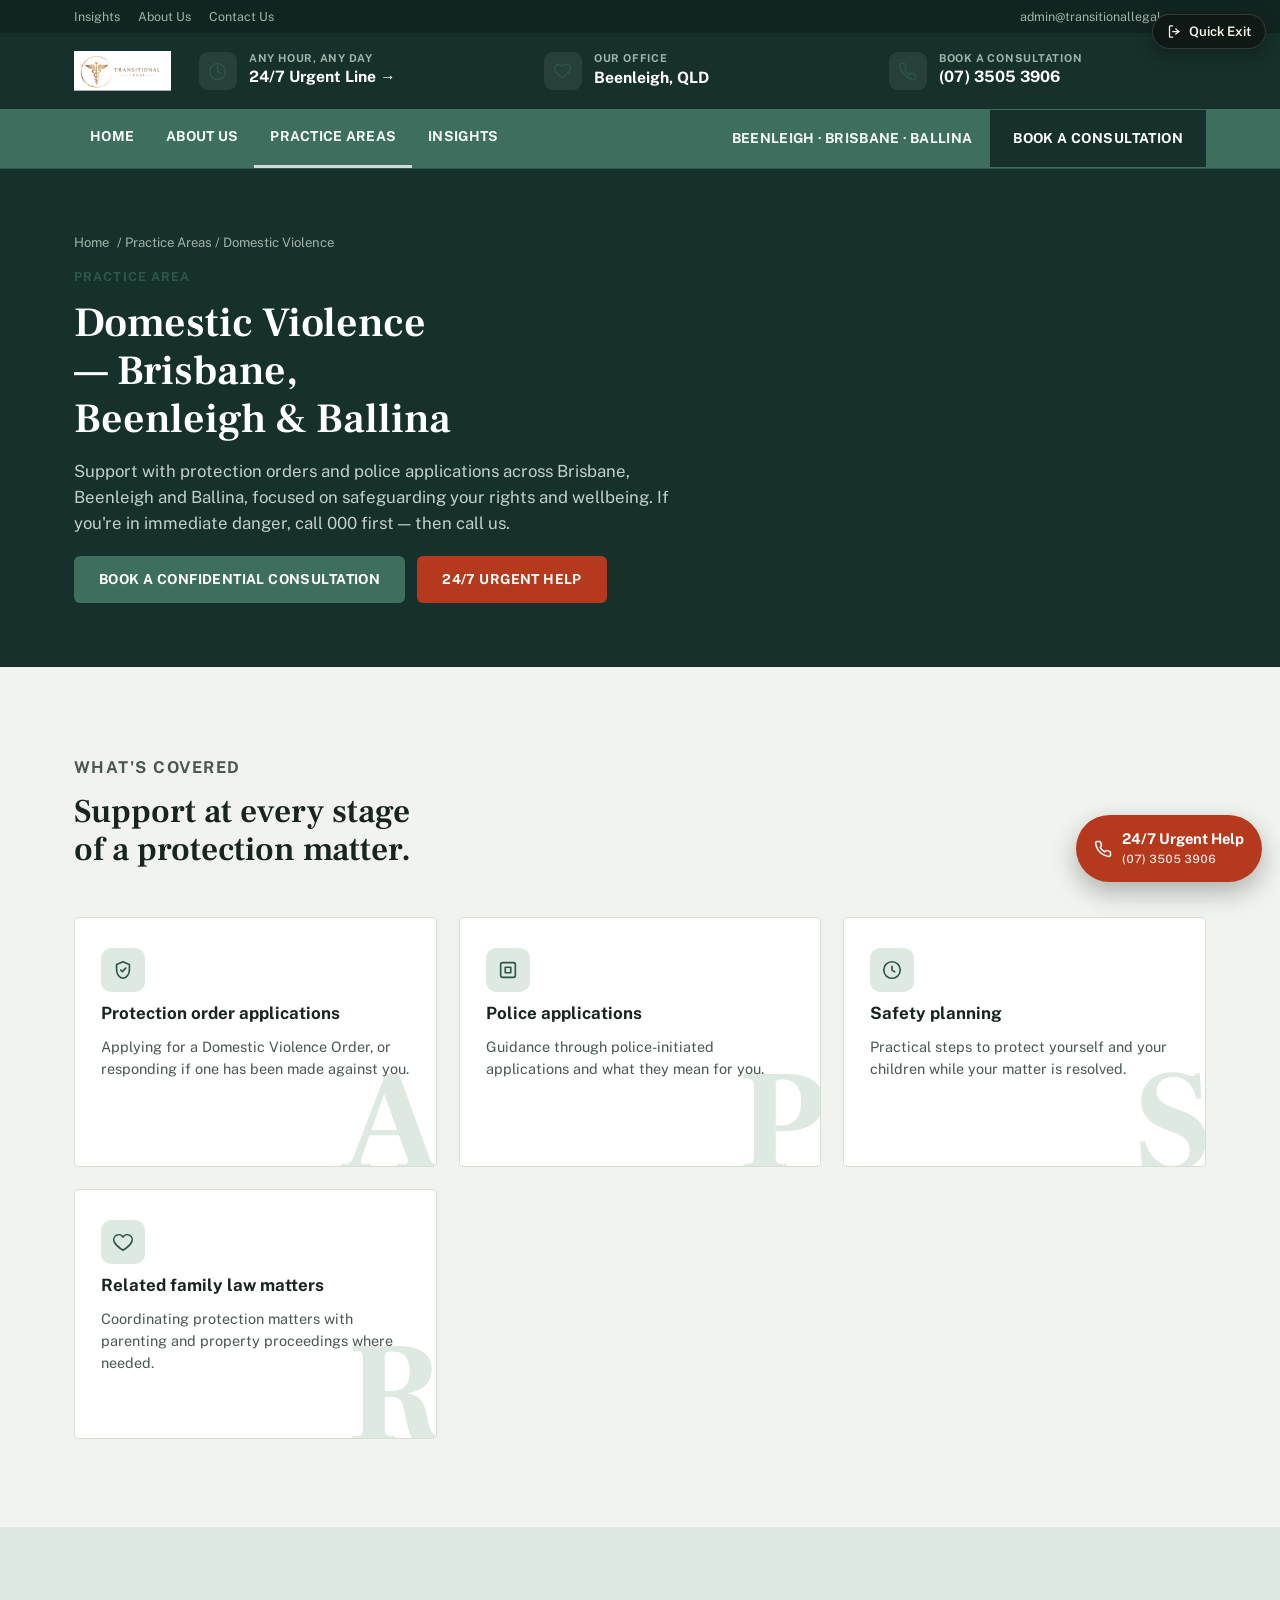
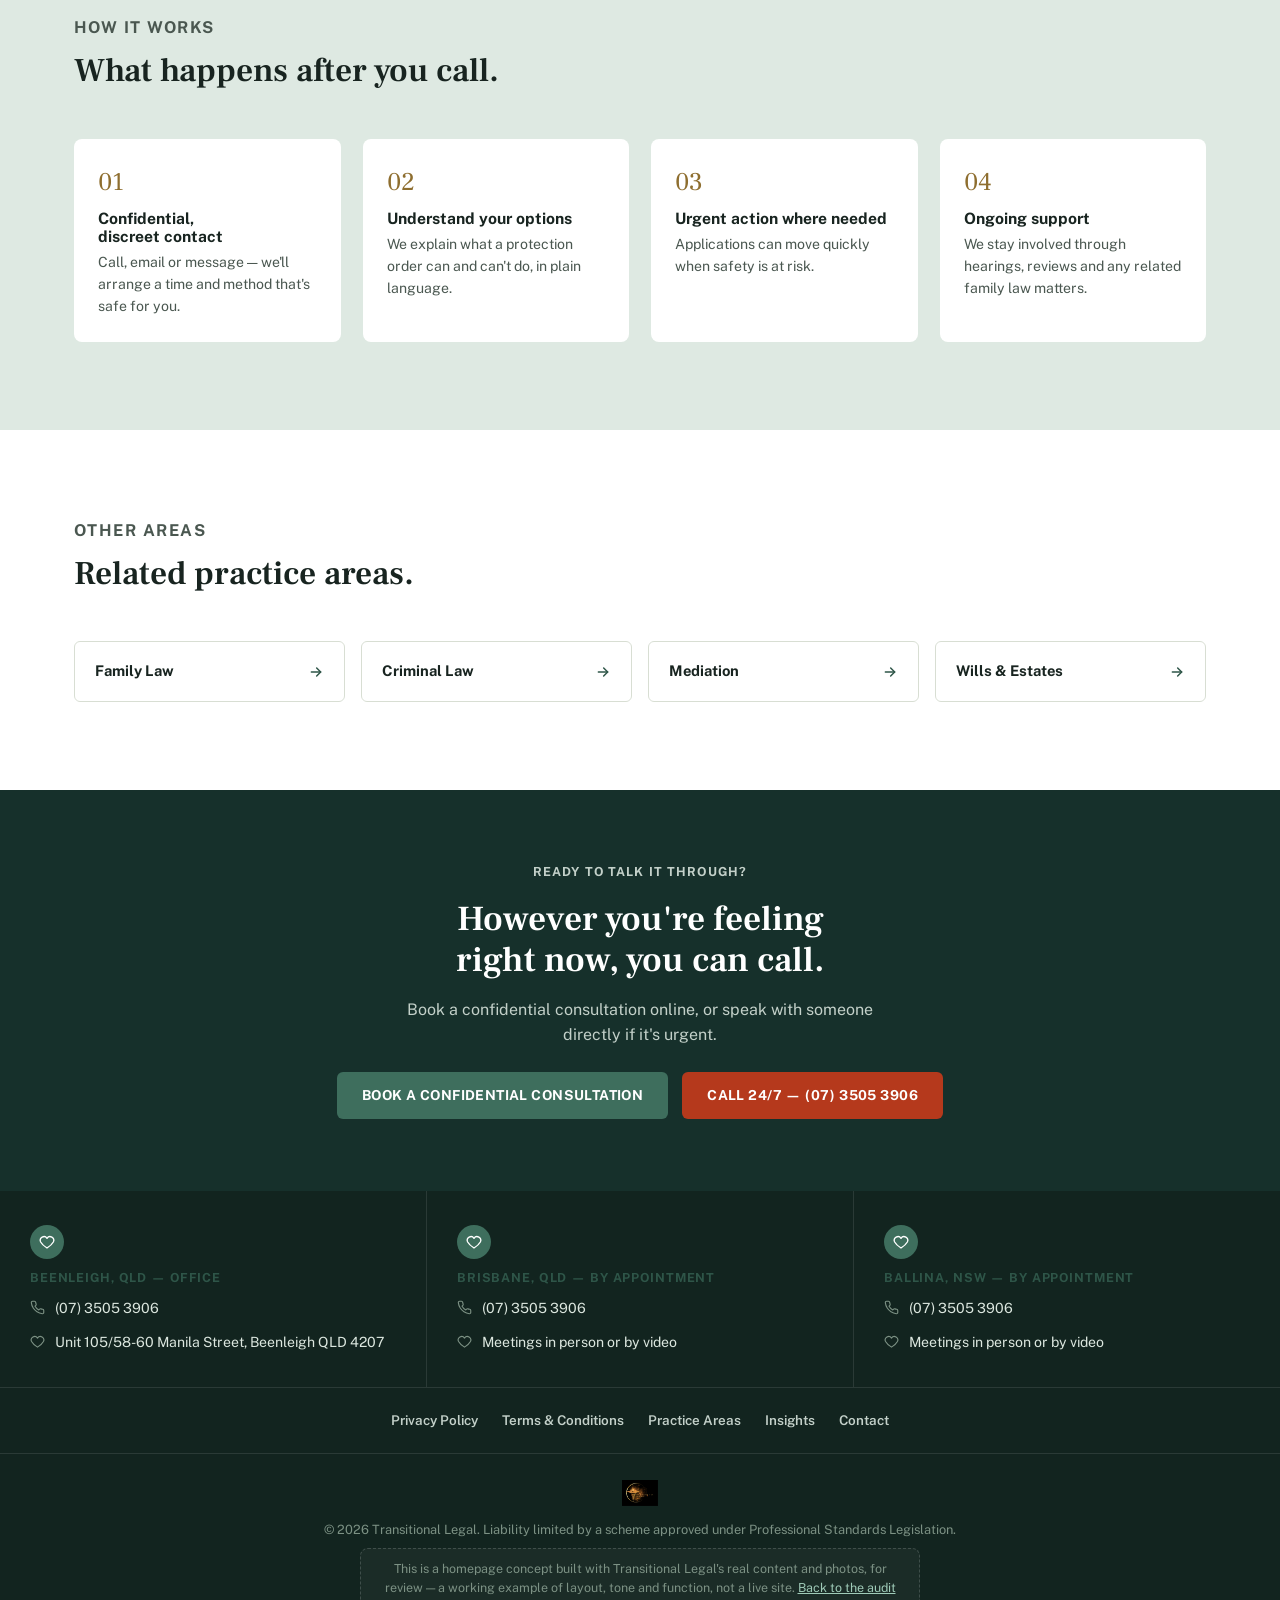
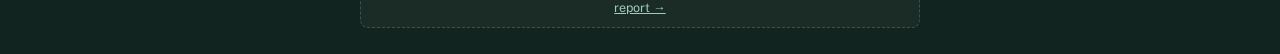
<file: site/domestic-violence.html>
<!doctype html>
<html lang="en">
<head>
<meta charset="UTF-8">
<meta name="viewport" content="width=device-width, initial-scale=1.0">
<title>Domestic Violence Lawyers Brisbane | Transitional Legal</title>
<meta name="description" content="Support with protection orders and police applications in Brisbane, Beenleigh and Ballina. Confidential, 24/7 legal help when safety is at risk.">
<meta name="robots" content="noindex, nofollow">
<link rel="icon" href="images/logo.png">
<link rel="preconnect" href="https://fonts.googleapis.com">
<link rel="preconnect" href="https://fonts.gstatic.com" crossorigin>
<link rel="stylesheet" href="https://fonts.googleapis.com/css2?family=Frank+Ruhl+Libre:wght@400;500;600;700&family=Public+Sans:ital,wght@0,400;0,500;0,600;0,700;0,800;1,400&display=swap">
<link rel="stylesheet" href="assets/styles.css">
<script type="application/ld+json">
{
  "@context": "https://schema.org",
  "@type": "Service",
  "serviceType": "Domestic Violence Law",
  "name": "Domestic Violence — Transitional Legal",
  "url": "https://transitionallegal.com.au/domestic-violence/",
  "areaServed": [
    {"@type": "City", "name": "Brisbane"},
    {"@type": "City", "name": "Beenleigh"},
    {"@type": "City", "name": "Ballina"}
  ],
  "provider": {
    "@type": "LegalService",
    "name": "Transitional Legal",
    "telephone": "+61735053906",
    "email": "admin@transitionallegal.com.au",
    "address": {
      "@type": "PostalAddress",
      "streetAddress": "Unit 105/58-60 Manila Street",
      "addressLocality": "Beenleigh",
      "addressRegion": "QLD",
      "postalCode": "4207",
      "addressCountry": "AU"
    }
  }
}
</script>
</head>
<body>

<button class="safety-exit" id="quickExit" aria-label="Quickly leave this site">
  <svg viewBox="0 0 24 24" fill="none" stroke="currentColor" stroke-width="2" stroke-linecap="round"><path d="M9 3H5a1 1 0 0 0-1 1v16a1 1 0 0 0 1 1h4"/><path d="M14 8l5 4-5 4"/><path d="M19 12H9"/></svg>
  Quick Exit
</button>
<a class="crisis-dock" href="tel:0735053906">
  <svg viewBox="0 0 24 24" fill="none" stroke="currentColor" stroke-width="2" stroke-linecap="round" stroke-linejoin="round"><path d="M22 16.92v3a2 2 0 0 1-2.18 2 19.79 19.79 0 0 1-8.63-3.07 19.5 19.5 0 0 1-6-6 19.79 19.79 0 0 1-3.07-8.67A2 2 0 0 1 4.11 2h3a2 2 0 0 1 2 1.72c.13.96.36 1.9.68 2.81a2 2 0 0 1-.45 2.11L8.09 9.91a16 16 0 0 0 6 6l1.27-1.27a2 2 0 0 1 2.11-.45c.91.32 1.85.55 2.81.68A2 2 0 0 1 22 16.92z"/></svg>
  <span>24/7 Urgent Help<span class="sub">(07) 3505 3906</span></span>
</a>

<div class="utility-top">
  <div class="wrap">
    <div class="links"><a href="insights.html">Insights</a><a href="about.html">About Us</a><a href="contact.html">Contact Us</a></div>
    <div class="links"><span>admin@transitionallegal.com.au</span></div>
  </div>
</div>
<div class="info-band">
  <div class="wrap">
    <a class="brand" href="index.html"><img src="images/logo.png" alt="Transitional Legal"></a>
    <div class="info-item"><span class="ic"><svg viewBox="0 0 24 24" fill="none" stroke="currentColor" stroke-width="1.8" stroke-linecap="round" stroke-linejoin="round"><circle cx="12" cy="12" r="10"/><path d="M12 6v6l4 2"/></svg></span><div><h3>Any hour, any day</h3><a href="tel:0735053906">24/7 Urgent Line →</a></div></div>
    <div class="info-item"><span class="ic"><svg viewBox="0 0 24 24" fill="none" stroke="currentColor" stroke-width="1.8" stroke-linecap="round" stroke-linejoin="round"><path d="M12 21s-7-4.35-9.5-9A5.5 5.5 0 0 1 12 6.5 5.5 5.5 0 0 1 21.5 12c-2.5 4.65-9.5 9-9.5 9z"/></svg></span><div><h3>Our Office</h3><p>Beenleigh, QLD</p></div></div>
    <div class="info-item"><span class="ic"><svg viewBox="0 0 24 24" fill="none" stroke="currentColor" stroke-width="1.8" stroke-linecap="round" stroke-linejoin="round"><path d="M22 16.92v3a2 2 0 0 1-2.18 2 19.79 19.79 0 0 1-8.63-3.07 19.5 19.5 0 0 1-6-6 19.79 19.79 0 0 1-3.07-8.67A2 2 0 0 1 4.11 2h3a2 2 0 0 1 2 1.72c.13.96.36 1.9.68 2.81a2 2 0 0 1-.45 2.11L8.09 9.91a16 16 0 0 0 6 6l1.27-1.27a2 2 0 0 1 2.11-.45c.91.32 1.85.55 2.81.68A2 2 0 0 1 22 16.92z"/></svg></span><div><h3>Book a Consultation</h3><a href="contact.html">(07) 3505 3906</a></div></div>
  </div>
</div>
<header class="nav">
  <div class="wrap">
    <nav class="links">
      <a href="index.html">Home</a>
      <a href="about.html">About Us</a>
      <a href="family-law.html" aria-current="page">Practice Areas</a>
      <a href="insights.html">Insights</a>
    </nav>
    <div class="nav-actions">
      <span class="locations-drop">Beenleigh · Brisbane · Ballina</span>
      <a class="btn btn-dark" href="contact.html">Book a Consultation</a>
      <button class="menu-toggle" id="menuToggle" aria-label="Open menu" aria-expanded="false">
        <svg viewBox="0 0 24 24" fill="none" stroke="currentColor" stroke-width="2" stroke-linecap="round"><path d="M4 7h16M4 12h16M4 17h16"/></svg>
      </button>
    </div>
  </div>
  <div class="mobile-panel" id="mobilePanel">
    <a href="index.html">Home</a>
    <a href="about.html">About Us</a>
    <a href="family-law.html">Practice Areas</a>
    <a href="insights.html">Insights</a>
    <a href="contact.html">Contact</a>
    <a href="tel:0735053906">24/7 Urgent Line — (07) 3505 3906</a>
  </div>
</header>

<main id="top">

  <section class="page-banner">
    <div class="wrap">
      <div class="crumb"><a href="index.html">Home</a> / Practice Areas / Domestic Violence</div>
      <p class="eyebrow">Practice area</p>
      <h1>Domestic Violence — Brisbane, Beenleigh &amp; Ballina</h1>
      <p class="lede">Support with protection orders and police applications across Brisbane, Beenleigh and Ballina, focused on safeguarding your rights and wellbeing. If you're in immediate danger, call 000 first — then call us.</p>
      <div class="hero-ctas">
        <a class="btn btn-primary" href="contact.html">Book a Confidential Consultation</a>
        <a class="btn btn-urgent" href="tel:0735053906">24/7 Urgent Help</a>
      </div>
    </div>
  </section>

  <section class="section">
    <div class="wrap">
      <div class="section-head">
        <p class="eyebrow">What's covered</p>
        <h2>Support at every stage of a protection matter.</h2>
      </div>
      <div class="practice-grid">
        <div class="p-card"><span class="ghost">A</span><div class="icon-wrap"><svg viewBox="0 0 24 24" fill="none" stroke="currentColor" stroke-width="1.8" stroke-linecap="round" stroke-linejoin="round"><path d="M12 3l7 3v6c0 5-3.5 8.5-7 9-3.5-.5-7-4-7-9V6z"/><path d="M9.5 12l1.8 1.8L15 10"/></svg></div><h3>Protection order applications</h3><p>Applying for a Domestic Violence Order, or responding if one has been made against you.</p></div>
        <div class="p-card"><span class="ghost">P</span><div class="icon-wrap"><svg viewBox="0 0 24 24" fill="none" stroke="currentColor" stroke-width="1.8" stroke-linecap="round" stroke-linejoin="round"><rect x="4" y="4" width="16" height="16" rx="2"/><path d="M9 9h6v6H9z"/></svg></div><h3>Police applications</h3><p>Guidance through police-initiated applications and what they mean for you.</p></div>
        <div class="p-card"><span class="ghost">S</span><div class="icon-wrap"><svg viewBox="0 0 24 24" fill="none" stroke="currentColor" stroke-width="1.8" stroke-linecap="round" stroke-linejoin="round"><circle cx="12" cy="12" r="9"/><path d="M12 8v4l3 2"/></svg></div><h3>Safety planning</h3><p>Practical steps to protect yourself and your children while your matter is resolved.</p></div>
        <div class="p-card"><span class="ghost">R</span><div class="icon-wrap"><svg viewBox="0 0 24 24" fill="none" stroke="currentColor" stroke-width="1.8" stroke-linecap="round" stroke-linejoin="round"><path d="M12 21s-7-4.35-9.5-9A5.5 5.5 0 0 1 12 6.5 5.5 5.5 0 0 1 21.5 12c-2.5 4.65-9.5 9-9.5 9z"/></svg></div><h3>Related family law matters</h3><p>Coordinating protection matters with parenting and property proceedings where needed.</p></div>
      </div>
    </div>
  </section>

  <section class="process">
    <div class="section wrap">
      <div class="section-head">
        <p class="eyebrow">How it works</p>
        <h2>What happens after you call.</h2>
      </div>
      <div class="process-grid">
        <div class="process-step"><span class="n">01</span><h3>Confidential, discreet contact</h3><p>Call, email or message — we'll arrange a time and method that's safe for you.</p></div>
        <div class="process-step"><span class="n">02</span><h3>Understand your options</h3><p>We explain what a protection order can and can't do, in plain language.</p></div>
        <div class="process-step"><span class="n">03</span><h3>Urgent action where needed</h3><p>Applications can move quickly when safety is at risk.</p></div>
        <div class="process-step"><span class="n">04</span><h3>Ongoing support</h3><p>We stay involved through hearings, reviews and any related family law matters.</p></div>
      </div>
    </div>
  </section>

  <section class="other-areas section">
    <div class="wrap">
      <div class="section-head"><p class="eyebrow">Other areas</p><h2>Related practice areas.</h2></div>
      <div class="other-grid">
        <a class="other-card" href="family-law.html"><span>Family Law</span><svg viewBox="0 0 24 24" fill="none" stroke="currentColor" stroke-width="2.2" stroke-linecap="round" stroke-linejoin="round"><path d="M5 12h14"/><path d="M13 6l6 6-6 6"/></svg></a>
        <a class="other-card" href="criminal-law.html"><span>Criminal Law</span><svg viewBox="0 0 24 24" fill="none" stroke="currentColor" stroke-width="2.2" stroke-linecap="round" stroke-linejoin="round"><path d="M5 12h14"/><path d="M13 6l6 6-6 6"/></svg></a>
        <a class="other-card" href="mediation.html"><span>Mediation</span><svg viewBox="0 0 24 24" fill="none" stroke="currentColor" stroke-width="2.2" stroke-linecap="round" stroke-linejoin="round"><path d="M5 12h14"/><path d="M13 6l6 6-6 6"/></svg></a>
        <a class="other-card" href="wills-estates.html"><span>Wills &amp; Estates</span><svg viewBox="0 0 24 24" fill="none" stroke="currentColor" stroke-width="2.2" stroke-linecap="round" stroke-linejoin="round"><path d="M5 12h14"/><path d="M13 6l6 6-6 6"/></svg></a>
      </div>
    </div>
  </section>

  <section class="final-cta" id="contact">
    <div class="wrap">
      <p class="eyebrow">Ready to talk it through?</p>
      <h2>However you're feeling right now, you can call.</h2>
      <p>Book a confidential consultation online, or speak with someone directly if it's urgent.</p>
      <div class="ctas">
        <a class="btn btn-primary" href="contact.html">Book a Confidential Consultation</a>
        <a class="btn btn-urgent" href="tel:0735053906">Call 24/7 — (07) 3505 3906</a>
      </div>
    </div>
  </section>

</main>

<footer>
  <div class="foot-offices">
    <div class="foot-office">
      <span class="badge"><svg viewBox="0 0 24 24" fill="none" stroke="currentColor" stroke-width="2" stroke-linecap="round" stroke-linejoin="round"><path d="M12 21s-7-4.35-9.5-9A5.5 5.5 0 0 1 12 6.5 5.5 5.5 0 0 1 21.5 12c-2.5 4.65-9.5 9-9.5 9z"/></svg></span>
      <h3>Beenleigh, QLD — Office</h3>
      <div class="row"><svg viewBox="0 0 24 24" fill="none" stroke="currentColor" stroke-width="1.8" stroke-linecap="round" stroke-linejoin="round"><path d="M22 16.92v3a2 2 0 0 1-2.18 2 19.79 19.79 0 0 1-8.63-3.07 19.5 19.5 0 0 1-6-6 19.79 19.79 0 0 1-3.07-8.67A2 2 0 0 1 4.11 2h3a2 2 0 0 1 2 1.72c.13.96.36 1.9.68 2.81a2 2 0 0 1-.45 2.11L8.09 9.91a16 16 0 0 0 6 6l1.27-1.27a2 2 0 0 1 2.11-.45c.91.32 1.85.55 2.81.68A2 2 0 0 1 22 16.92z"/></svg><span>(07) 3505 3906</span></div>
      <div class="row"><svg viewBox="0 0 24 24" fill="none" stroke="currentColor" stroke-width="1.8" stroke-linecap="round" stroke-linejoin="round"><path d="M12 21s-7-4.35-9.5-9A5.5 5.5 0 0 1 12 6.5 5.5 5.5 0 0 1 21.5 12c-2.5 4.65-9.5 9-9.5 9z"/></svg><span>Unit 105/58-60 Manila Street, Beenleigh QLD 4207</span></div>
    </div>
    <div class="foot-office">
      <span class="badge"><svg viewBox="0 0 24 24" fill="none" stroke="currentColor" stroke-width="2" stroke-linecap="round" stroke-linejoin="round"><path d="M12 21s-7-4.35-9.5-9A5.5 5.5 0 0 1 12 6.5 5.5 5.5 0 0 1 21.5 12c-2.5 4.65-9.5 9-9.5 9z"/></svg></span>
      <h3>Brisbane, QLD — By appointment</h3>
      <div class="row"><svg viewBox="0 0 24 24" fill="none" stroke="currentColor" stroke-width="1.8" stroke-linecap="round" stroke-linejoin="round"><path d="M22 16.92v3a2 2 0 0 1-2.18 2 19.79 19.79 0 0 1-8.63-3.07 19.5 19.5 0 0 1-6-6 19.79 19.79 0 0 1-3.07-8.67A2 2 0 0 1 4.11 2h3a2 2 0 0 1 2 1.72c.13.96.36 1.9.68 2.81a2 2 0 0 1-.45 2.11L8.09 9.91a16 16 0 0 0 6 6l1.27-1.27a2 2 0 0 1 2.11-.45c.91.32 1.85.55 2.81.68A2 2 0 0 1 22 16.92z"/></svg><span>(07) 3505 3906</span></div>
      <div class="row"><svg viewBox="0 0 24 24" fill="none" stroke="currentColor" stroke-width="1.8" stroke-linecap="round" stroke-linejoin="round"><path d="M12 21s-7-4.35-9.5-9A5.5 5.5 0 0 1 12 6.5 5.5 5.5 0 0 1 21.5 12c-2.5 4.65-9.5 9-9.5 9z"/></svg><span>Meetings in person or by video</span></div>
    </div>
    <div class="foot-office">
      <span class="badge"><svg viewBox="0 0 24 24" fill="none" stroke="currentColor" stroke-width="2" stroke-linecap="round" stroke-linejoin="round"><path d="M12 21s-7-4.35-9.5-9A5.5 5.5 0 0 1 12 6.5 5.5 5.5 0 0 1 21.5 12c-2.5 4.65-9.5 9-9.5 9z"/></svg></span>
      <h3>Ballina, NSW — By appointment</h3>
      <div class="row"><svg viewBox="0 0 24 24" fill="none" stroke="currentColor" stroke-width="1.8" stroke-linecap="round" stroke-linejoin="round"><path d="M22 16.92v3a2 2 0 0 1-2.18 2 19.79 19.79 0 0 1-8.63-3.07 19.5 19.5 0 0 1-6-6 19.79 19.79 0 0 1-3.07-8.67A2 2 0 0 1 4.11 2h3a2 2 0 0 1 2 1.72c.13.96.36 1.9.68 2.81a2 2 0 0 1-.45 2.11L8.09 9.91a16 16 0 0 0 6 6l1.27-1.27a2 2 0 0 1 2.11-.45c.91.32 1.85.55 2.81.68A2 2 0 0 1 22 16.92z"/></svg><span>(07) 3505 3906</span></div>
      <div class="row"><svg viewBox="0 0 24 24" fill="none" stroke="currentColor" stroke-width="1.8" stroke-linecap="round" stroke-linejoin="round"><path d="M12 21s-7-4.35-9.5-9A5.5 5.5 0 0 1 12 6.5 5.5 5.5 0 0 1 21.5 12c-2.5 4.65-9.5 9-9.5 9z"/></svg><span>Meetings in person or by video</span></div>
    </div>
  </div>
  <div class="foot-links">
    <div class="wrap">
      <a href="#">Privacy Policy</a>
      <a href="#">Terms &amp; Conditions</a>
      <a href="family-law.html">Practice Areas</a>
      <a href="insights.html">Insights</a>
      <a href="contact.html">Contact</a>
    </div>
  </div>
  <div class="foot-bottom">
    <div class="wrap">
      <div class="brand-mini"><img src="images/footer-logo.png" alt="Transitional Legal" loading="lazy" decoding="async"></div>
      <span>© 2026 Transitional Legal. Liability limited by a scheme approved under Professional Standards Legislation.</span>
      <div class="concept-note">This is a homepage concept built with Transitional Legal's real content and photos, for review — a working example of layout, tone and function, not a live site. <a href="../index.html">Back to the audit report →</a></div>
    </div>
  </div>
</footer>

<script src="assets/main.js"></script>
</body>
</html>
</file>
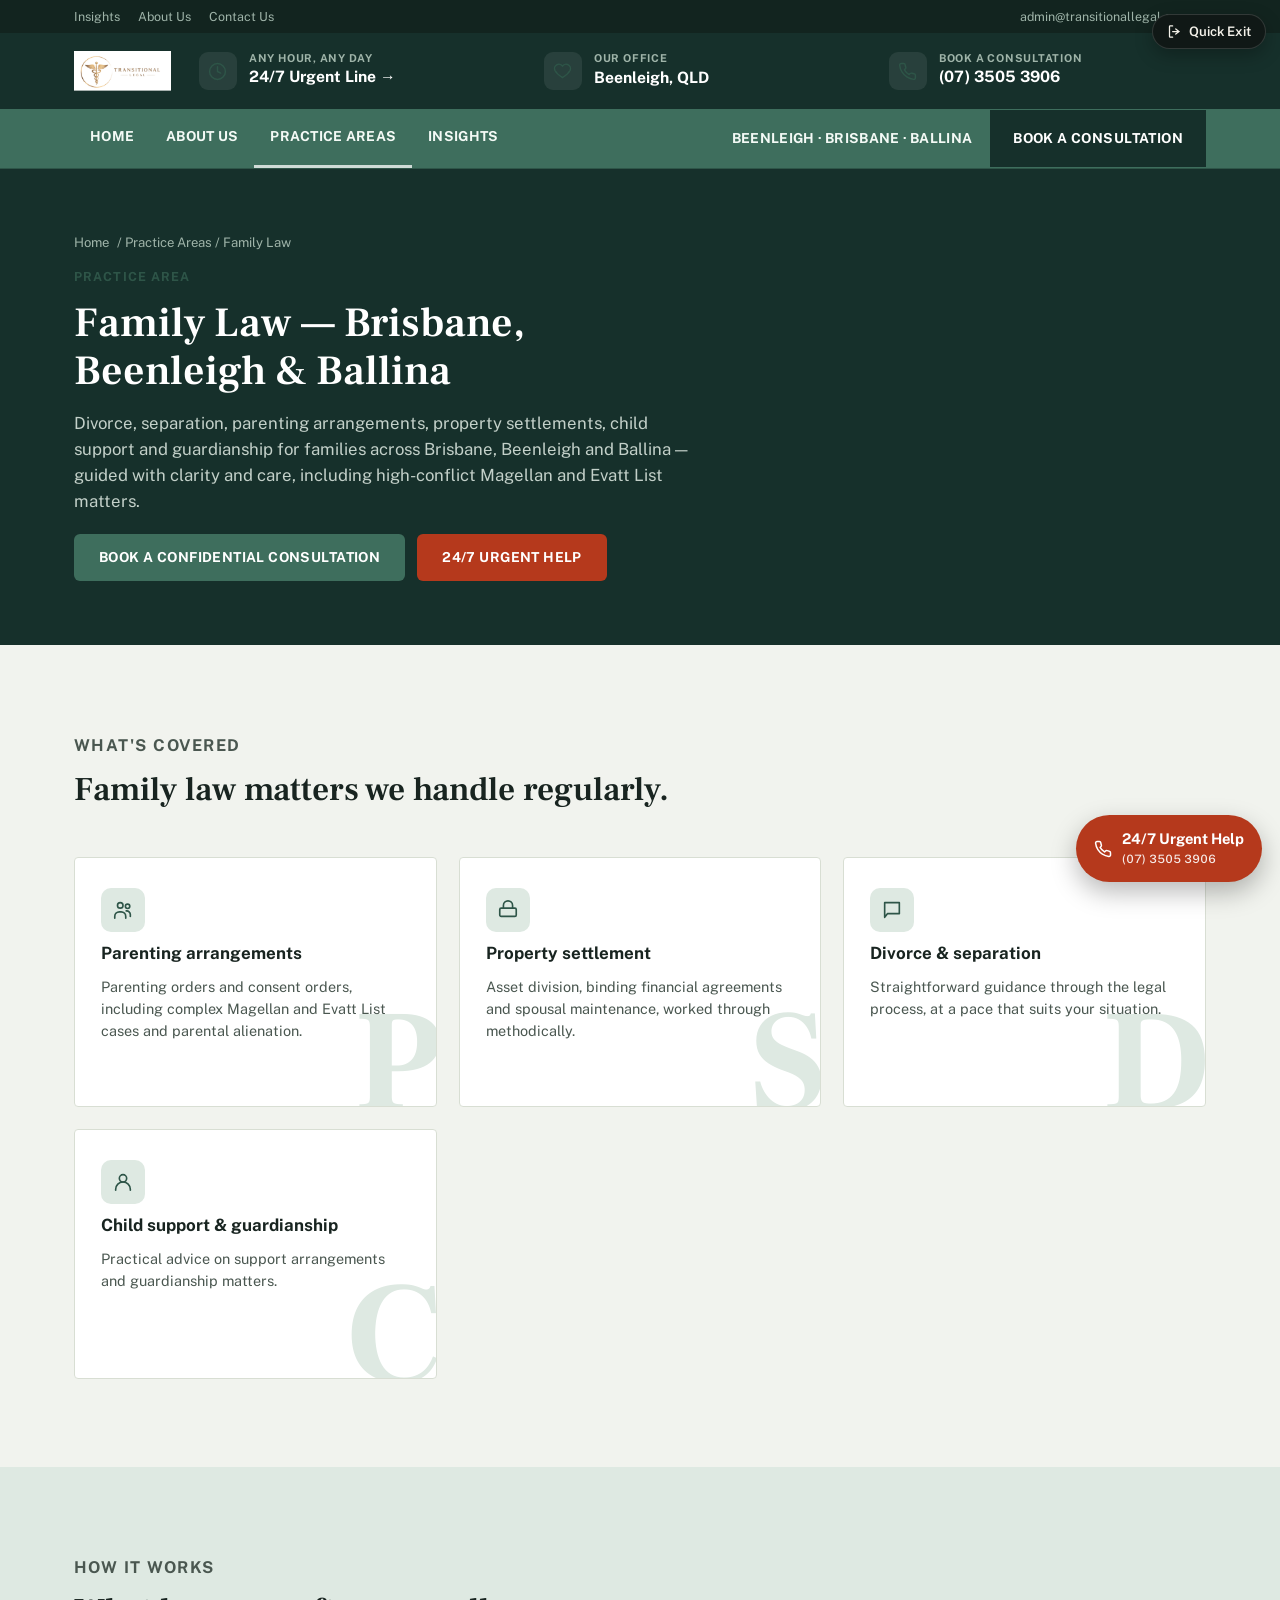
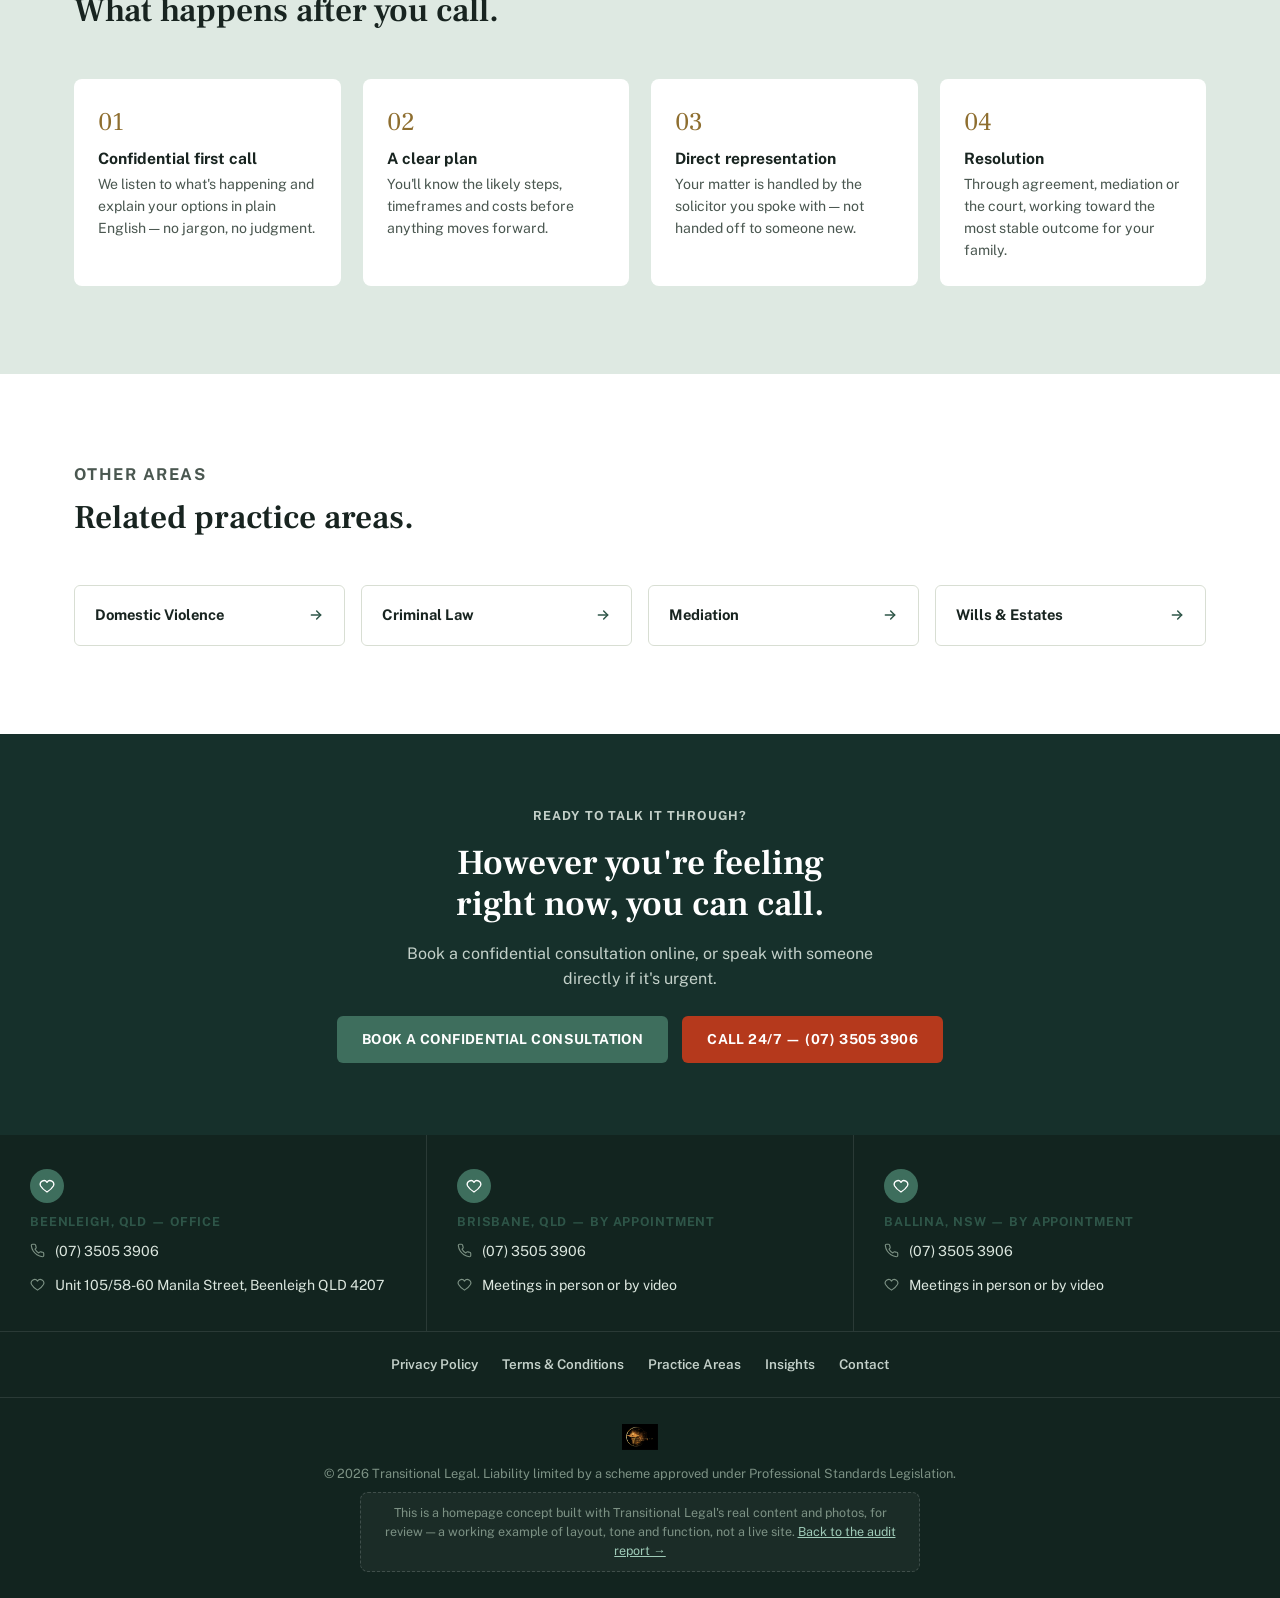
<file: site/family-law.html>
<!doctype html>
<html lang="en">
<head>
<meta charset="UTF-8">
<meta name="viewport" content="width=device-width, initial-scale=1.0">
<title>Family Lawyers Brisbane | Family Law | Transitional Legal</title>
<meta name="description" content="Family lawyers serving Brisbane, Beenleigh and Ballina. Divorce, parenting arrangements, property settlements and high-conflict Magellan &amp; Evatt List matters. Call 24/7.">
<meta name="robots" content="noindex, nofollow">
<link rel="icon" href="images/logo.png">
<link rel="preconnect" href="https://fonts.googleapis.com">
<link rel="preconnect" href="https://fonts.gstatic.com" crossorigin>
<link rel="stylesheet" href="https://fonts.googleapis.com/css2?family=Frank+Ruhl+Libre:wght@400;500;600;700&family=Public+Sans:ital,wght@0,400;0,500;0,600;0,700;0,800;1,400&display=swap">
<link rel="stylesheet" href="assets/styles.css">
<script type="application/ld+json">
{
  "@context": "https://schema.org",
  "@type": "Service",
  "serviceType": "Family Law",
  "name": "Family Law — Transitional Legal",
  "url": "https://transitionallegal.com.au/family-law/",
  "areaServed": [
    {"@type": "City", "name": "Brisbane"},
    {"@type": "City", "name": "Beenleigh"},
    {"@type": "City", "name": "Ballina"}
  ],
  "provider": {
    "@type": "LegalService",
    "name": "Transitional Legal",
    "telephone": "+61735053906",
    "email": "admin@transitionallegal.com.au",
    "address": {
      "@type": "PostalAddress",
      "streetAddress": "Unit 105/58-60 Manila Street",
      "addressLocality": "Beenleigh",
      "addressRegion": "QLD",
      "postalCode": "4207",
      "addressCountry": "AU"
    }
  }
}
</script>
</head>
<body>

<button class="safety-exit" id="quickExit" aria-label="Quickly leave this site">
  <svg viewBox="0 0 24 24" fill="none" stroke="currentColor" stroke-width="2" stroke-linecap="round"><path d="M9 3H5a1 1 0 0 0-1 1v16a1 1 0 0 0 1 1h4"/><path d="M14 8l5 4-5 4"/><path d="M19 12H9"/></svg>
  Quick Exit
</button>
<a class="crisis-dock" href="tel:0735053906">
  <svg viewBox="0 0 24 24" fill="none" stroke="currentColor" stroke-width="2" stroke-linecap="round" stroke-linejoin="round"><path d="M22 16.92v3a2 2 0 0 1-2.18 2 19.79 19.79 0 0 1-8.63-3.07 19.5 19.5 0 0 1-6-6 19.79 19.79 0 0 1-3.07-8.67A2 2 0 0 1 4.11 2h3a2 2 0 0 1 2 1.72c.13.96.36 1.9.68 2.81a2 2 0 0 1-.45 2.11L8.09 9.91a16 16 0 0 0 6 6l1.27-1.27a2 2 0 0 1 2.11-.45c.91.32 1.85.55 2.81.68A2 2 0 0 1 22 16.92z"/></svg>
  <span>24/7 Urgent Help<span class="sub">(07) 3505 3906</span></span>
</a>

<div class="utility-top">
  <div class="wrap">
    <div class="links"><a href="insights.html">Insights</a><a href="about.html">About Us</a><a href="contact.html">Contact Us</a></div>
    <div class="links"><span>admin@transitionallegal.com.au</span></div>
  </div>
</div>
<div class="info-band">
  <div class="wrap">
    <a class="brand" href="index.html"><img src="images/logo.png" alt="Transitional Legal"></a>
    <div class="info-item"><span class="ic"><svg viewBox="0 0 24 24" fill="none" stroke="currentColor" stroke-width="1.8" stroke-linecap="round" stroke-linejoin="round"><circle cx="12" cy="12" r="10"/><path d="M12 6v6l4 2"/></svg></span><div><h3>Any hour, any day</h3><a href="tel:0735053906">24/7 Urgent Line →</a></div></div>
    <div class="info-item"><span class="ic"><svg viewBox="0 0 24 24" fill="none" stroke="currentColor" stroke-width="1.8" stroke-linecap="round" stroke-linejoin="round"><path d="M12 21s-7-4.35-9.5-9A5.5 5.5 0 0 1 12 6.5 5.5 5.5 0 0 1 21.5 12c-2.5 4.65-9.5 9-9.5 9z"/></svg></span><div><h3>Our Office</h3><p>Beenleigh, QLD</p></div></div>
    <div class="info-item"><span class="ic"><svg viewBox="0 0 24 24" fill="none" stroke="currentColor" stroke-width="1.8" stroke-linecap="round" stroke-linejoin="round"><path d="M22 16.92v3a2 2 0 0 1-2.18 2 19.79 19.79 0 0 1-8.63-3.07 19.5 19.5 0 0 1-6-6 19.79 19.79 0 0 1-3.07-8.67A2 2 0 0 1 4.11 2h3a2 2 0 0 1 2 1.72c.13.96.36 1.9.68 2.81a2 2 0 0 1-.45 2.11L8.09 9.91a16 16 0 0 0 6 6l1.27-1.27a2 2 0 0 1 2.11-.45c.91.32 1.85.55 2.81.68A2 2 0 0 1 22 16.92z"/></svg></span><div><h3>Book a Consultation</h3><a href="contact.html">(07) 3505 3906</a></div></div>
  </div>
</div>
<header class="nav">
  <div class="wrap">
    <nav class="links">
      <a href="index.html">Home</a>
      <a href="about.html">About Us</a>
      <a href="family-law.html" aria-current="page">Practice Areas</a>
      <a href="insights.html">Insights</a>
    </nav>
    <div class="nav-actions">
      <span class="locations-drop">Beenleigh · Brisbane · Ballina</span>
      <a class="btn btn-dark" href="contact.html">Book a Consultation</a>
      <button class="menu-toggle" id="menuToggle" aria-label="Open menu" aria-expanded="false">
        <svg viewBox="0 0 24 24" fill="none" stroke="currentColor" stroke-width="2" stroke-linecap="round"><path d="M4 7h16M4 12h16M4 17h16"/></svg>
      </button>
    </div>
  </div>
  <div class="mobile-panel" id="mobilePanel">
    <a href="index.html">Home</a>
    <a href="about.html">About Us</a>
    <a href="family-law.html">Practice Areas</a>
    <a href="insights.html">Insights</a>
    <a href="contact.html">Contact</a>
    <a href="tel:0735053906">24/7 Urgent Line — (07) 3505 3906</a>
  </div>
</header>

<main id="top">

  <section class="page-banner">
    <div class="wrap">
      <div class="crumb"><a href="index.html">Home</a> / Practice Areas / Family Law</div>
      <p class="eyebrow">Practice area</p>
      <h1>Family Law — Brisbane, Beenleigh &amp; Ballina</h1>
      <p class="lede">Divorce, separation, parenting arrangements, property settlements, child support and guardianship for families across Brisbane, Beenleigh and Ballina — guided with clarity and care, including high-conflict Magellan and Evatt List matters.</p>
      <div class="hero-ctas">
        <a class="btn btn-primary" href="contact.html">Book a Confidential Consultation</a>
        <a class="btn btn-urgent" href="tel:0735053906">24/7 Urgent Help</a>
      </div>
    </div>
  </section>

  <section class="section">
    <div class="wrap">
      <div class="section-head">
        <p class="eyebrow">What's covered</p>
        <h2>Family law matters we handle regularly.</h2>
      </div>
      <div class="practice-grid">
        <div class="p-card"><span class="ghost">P</span><div class="icon-wrap"><svg viewBox="0 0 24 24" fill="none" stroke="currentColor" stroke-width="1.8" stroke-linecap="round" stroke-linejoin="round"><circle cx="9" cy="7" r="3"/><circle cx="17" cy="8" r="2.4"/><path d="M3 21v-2a5 5 0 0 1 5-5h2a5 5 0 0 1 5 5v2"/><path d="M15.5 13a4 4 0 0 1 4.5 4v2"/></svg></div><h3>Parenting arrangements</h3><p>Parenting orders and consent orders, including complex Magellan and Evatt List cases and parental alienation.</p></div>
        <div class="p-card"><span class="ghost">S</span><div class="icon-wrap"><svg viewBox="0 0 24 24" fill="none" stroke="currentColor" stroke-width="1.8" stroke-linecap="round" stroke-linejoin="round"><rect x="3" y="10" width="18" height="9" rx="1.5"/><path d="M7 10V7a5 5 0 0 1 10 0v3"/></svg></div><h3>Property settlement</h3><p>Asset division, binding financial agreements and spousal maintenance, worked through methodically.</p></div>
        <div class="p-card"><span class="ghost">D</span><div class="icon-wrap"><svg viewBox="0 0 24 24" fill="none" stroke="currentColor" stroke-width="1.8" stroke-linecap="round" stroke-linejoin="round"><path d="M4 4h16v12H7l-3 4z"/></svg></div><h3>Divorce &amp; separation</h3><p>Straightforward guidance through the legal process, at a pace that suits your situation.</p></div>
        <div class="p-card"><span class="ghost">C</span><div class="icon-wrap"><svg viewBox="0 0 24 24" fill="none" stroke="currentColor" stroke-width="1.8" stroke-linecap="round" stroke-linejoin="round"><circle cx="12" cy="8" r="4"/><path d="M4 21v-1a8 8 0 0 1 16 0v1"/></svg></div><h3>Child support &amp; guardianship</h3><p>Practical advice on support arrangements and guardianship matters.</p></div>
      </div>
    </div>
  </section>

  <section class="process">
    <div class="section wrap">
      <div class="section-head">
        <p class="eyebrow">How it works</p>
        <h2>What happens after you call.</h2>
      </div>
      <div class="process-grid">
        <div class="process-step"><span class="n">01</span><h3>Confidential first call</h3><p>We listen to what's happening and explain your options in plain English — no jargon, no judgment.</p></div>
        <div class="process-step"><span class="n">02</span><h3>A clear plan</h3><p>You'll know the likely steps, timeframes and costs before anything moves forward.</p></div>
        <div class="process-step"><span class="n">03</span><h3>Direct representation</h3><p>Your matter is handled by the solicitor you spoke with — not handed off to someone new.</p></div>
        <div class="process-step"><span class="n">04</span><h3>Resolution</h3><p>Through agreement, mediation or the court, working toward the most stable outcome for your family.</p></div>
      </div>
    </div>
  </section>

  <section class="other-areas section">
    <div class="wrap">
      <div class="section-head"><p class="eyebrow">Other areas</p><h2>Related practice areas.</h2></div>
      <div class="other-grid">
        <a class="other-card" href="domestic-violence.html"><span>Domestic Violence</span><svg viewBox="0 0 24 24" fill="none" stroke="currentColor" stroke-width="2.2" stroke-linecap="round" stroke-linejoin="round"><path d="M5 12h14"/><path d="M13 6l6 6-6 6"/></svg></a>
        <a class="other-card" href="criminal-law.html"><span>Criminal Law</span><svg viewBox="0 0 24 24" fill="none" stroke="currentColor" stroke-width="2.2" stroke-linecap="round" stroke-linejoin="round"><path d="M5 12h14"/><path d="M13 6l6 6-6 6"/></svg></a>
        <a class="other-card" href="mediation.html"><span>Mediation</span><svg viewBox="0 0 24 24" fill="none" stroke="currentColor" stroke-width="2.2" stroke-linecap="round" stroke-linejoin="round"><path d="M5 12h14"/><path d="M13 6l6 6-6 6"/></svg></a>
        <a class="other-card" href="wills-estates.html"><span>Wills &amp; Estates</span><svg viewBox="0 0 24 24" fill="none" stroke="currentColor" stroke-width="2.2" stroke-linecap="round" stroke-linejoin="round"><path d="M5 12h14"/><path d="M13 6l6 6-6 6"/></svg></a>
      </div>
    </div>
  </section>

  <section class="final-cta" id="contact">
    <div class="wrap">
      <p class="eyebrow">Ready to talk it through?</p>
      <h2>However you're feeling right now, you can call.</h2>
      <p>Book a confidential consultation online, or speak with someone directly if it's urgent.</p>
      <div class="ctas">
        <a class="btn btn-primary" href="contact.html">Book a Confidential Consultation</a>
        <a class="btn btn-urgent" href="tel:0735053906">Call 24/7 — (07) 3505 3906</a>
      </div>
    </div>
  </section>

</main>

<footer>
  <div class="foot-offices">
    <div class="foot-office">
      <span class="badge"><svg viewBox="0 0 24 24" fill="none" stroke="currentColor" stroke-width="2" stroke-linecap="round" stroke-linejoin="round"><path d="M12 21s-7-4.35-9.5-9A5.5 5.5 0 0 1 12 6.5 5.5 5.5 0 0 1 21.5 12c-2.5 4.65-9.5 9-9.5 9z"/></svg></span>
      <h3>Beenleigh, QLD — Office</h3>
      <div class="row"><svg viewBox="0 0 24 24" fill="none" stroke="currentColor" stroke-width="1.8" stroke-linecap="round" stroke-linejoin="round"><path d="M22 16.92v3a2 2 0 0 1-2.18 2 19.79 19.79 0 0 1-8.63-3.07 19.5 19.5 0 0 1-6-6 19.79 19.79 0 0 1-3.07-8.67A2 2 0 0 1 4.11 2h3a2 2 0 0 1 2 1.72c.13.96.36 1.9.68 2.81a2 2 0 0 1-.45 2.11L8.09 9.91a16 16 0 0 0 6 6l1.27-1.27a2 2 0 0 1 2.11-.45c.91.32 1.85.55 2.81.68A2 2 0 0 1 22 16.92z"/></svg><span>(07) 3505 3906</span></div>
      <div class="row"><svg viewBox="0 0 24 24" fill="none" stroke="currentColor" stroke-width="1.8" stroke-linecap="round" stroke-linejoin="round"><path d="M12 21s-7-4.35-9.5-9A5.5 5.5 0 0 1 12 6.5 5.5 5.5 0 0 1 21.5 12c-2.5 4.65-9.5 9-9.5 9z"/></svg><span>Unit 105/58-60 Manila Street, Beenleigh QLD 4207</span></div>
    </div>
    <div class="foot-office">
      <span class="badge"><svg viewBox="0 0 24 24" fill="none" stroke="currentColor" stroke-width="2" stroke-linecap="round" stroke-linejoin="round"><path d="M12 21s-7-4.35-9.5-9A5.5 5.5 0 0 1 12 6.5 5.5 5.5 0 0 1 21.5 12c-2.5 4.65-9.5 9-9.5 9z"/></svg></span>
      <h3>Brisbane, QLD — By appointment</h3>
      <div class="row"><svg viewBox="0 0 24 24" fill="none" stroke="currentColor" stroke-width="1.8" stroke-linecap="round" stroke-linejoin="round"><path d="M22 16.92v3a2 2 0 0 1-2.18 2 19.79 19.79 0 0 1-8.63-3.07 19.5 19.5 0 0 1-6-6 19.79 19.79 0 0 1-3.07-8.67A2 2 0 0 1 4.11 2h3a2 2 0 0 1 2 1.72c.13.96.36 1.9.68 2.81a2 2 0 0 1-.45 2.11L8.09 9.91a16 16 0 0 0 6 6l1.27-1.27a2 2 0 0 1 2.11-.45c.91.32 1.85.55 2.81.68A2 2 0 0 1 22 16.92z"/></svg><span>(07) 3505 3906</span></div>
      <div class="row"><svg viewBox="0 0 24 24" fill="none" stroke="currentColor" stroke-width="1.8" stroke-linecap="round" stroke-linejoin="round"><path d="M12 21s-7-4.35-9.5-9A5.5 5.5 0 0 1 12 6.5 5.5 5.5 0 0 1 21.5 12c-2.5 4.65-9.5 9-9.5 9z"/></svg><span>Meetings in person or by video</span></div>
    </div>
    <div class="foot-office">
      <span class="badge"><svg viewBox="0 0 24 24" fill="none" stroke="currentColor" stroke-width="2" stroke-linecap="round" stroke-linejoin="round"><path d="M12 21s-7-4.35-9.5-9A5.5 5.5 0 0 1 12 6.5 5.5 5.5 0 0 1 21.5 12c-2.5 4.65-9.5 9-9.5 9z"/></svg></span>
      <h3>Ballina, NSW — By appointment</h3>
      <div class="row"><svg viewBox="0 0 24 24" fill="none" stroke="currentColor" stroke-width="1.8" stroke-linecap="round" stroke-linejoin="round"><path d="M22 16.92v3a2 2 0 0 1-2.18 2 19.79 19.79 0 0 1-8.63-3.07 19.5 19.5 0 0 1-6-6 19.79 19.79 0 0 1-3.07-8.67A2 2 0 0 1 4.11 2h3a2 2 0 0 1 2 1.72c.13.96.36 1.9.68 2.81a2 2 0 0 1-.45 2.11L8.09 9.91a16 16 0 0 0 6 6l1.27-1.27a2 2 0 0 1 2.11-.45c.91.32 1.85.55 2.81.68A2 2 0 0 1 22 16.92z"/></svg><span>(07) 3505 3906</span></div>
      <div class="row"><svg viewBox="0 0 24 24" fill="none" stroke="currentColor" stroke-width="1.8" stroke-linecap="round" stroke-linejoin="round"><path d="M12 21s-7-4.35-9.5-9A5.5 5.5 0 0 1 12 6.5 5.5 5.5 0 0 1 21.5 12c-2.5 4.65-9.5 9-9.5 9z"/></svg><span>Meetings in person or by video</span></div>
    </div>
  </div>
  <div class="foot-links">
    <div class="wrap">
      <a href="#">Privacy Policy</a>
      <a href="#">Terms &amp; Conditions</a>
      <a href="family-law.html">Practice Areas</a>
      <a href="insights.html">Insights</a>
      <a href="contact.html">Contact</a>
    </div>
  </div>
  <div class="foot-bottom">
    <div class="wrap">
      <div class="brand-mini"><img src="images/footer-logo.png" alt="Transitional Legal" loading="lazy" decoding="async"></div>
      <span>© 2026 Transitional Legal. Liability limited by a scheme approved under Professional Standards Legislation.</span>
      <div class="concept-note">This is a homepage concept built with Transitional Legal's real content and photos, for review — a working example of layout, tone and function, not a live site. <a href="../index.html">Back to the audit report →</a></div>
    </div>
  </div>
</footer>

<script src="assets/main.js"></script>
</body>
</html>
</file>
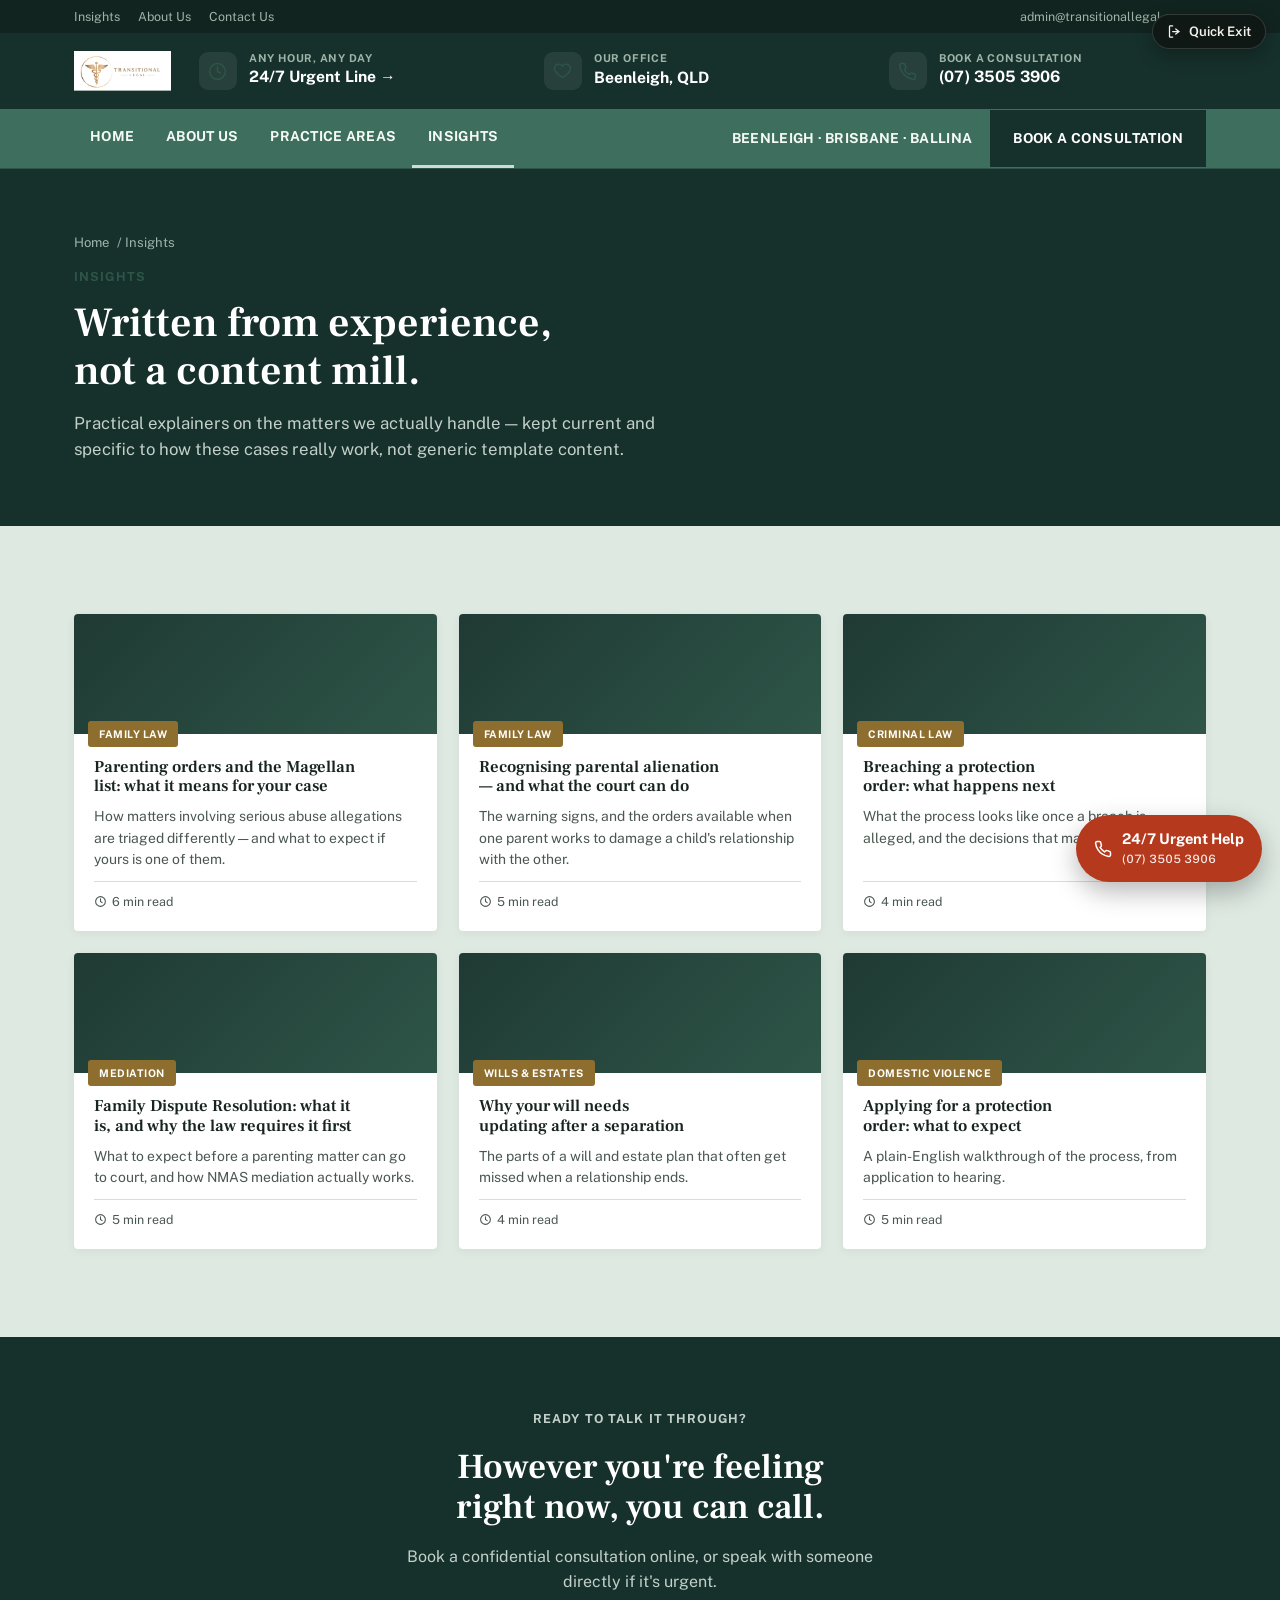
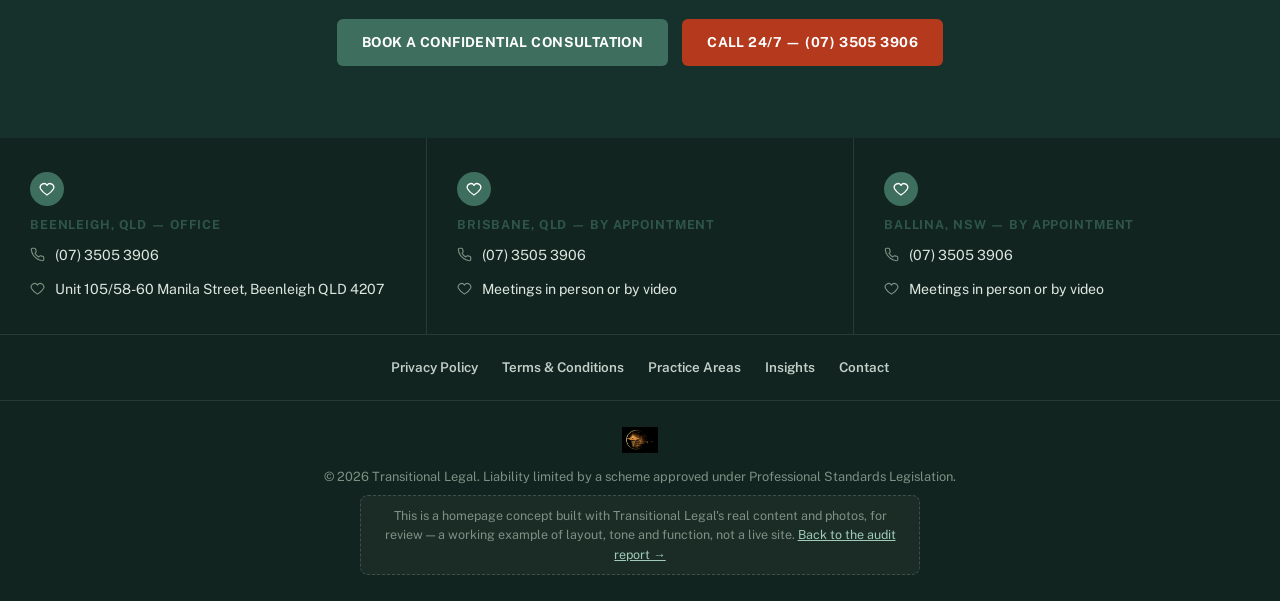
<file: site/insights.html>
<!doctype html>
<html lang="en">
<head>
<meta charset="UTF-8">
<meta name="viewport" content="width=device-width, initial-scale=1.0">
<title>Insights — Transitional Legal Concept</title>
<meta name="robots" content="noindex, nofollow">
<link rel="icon" href="images/logo.png">
<link rel="preconnect" href="https://fonts.googleapis.com">
<link rel="preconnect" href="https://fonts.gstatic.com" crossorigin>
<link rel="stylesheet" href="https://fonts.googleapis.com/css2?family=Frank+Ruhl+Libre:wght@400;500;600;700&family=Public+Sans:ital,wght@0,400;0,500;0,600;0,700;0,800;1,400&display=swap">
<link rel="stylesheet" href="assets/styles.css">
</head>
<body>

<button class="safety-exit" id="quickExit" aria-label="Quickly leave this site">
  <svg viewBox="0 0 24 24" fill="none" stroke="currentColor" stroke-width="2" stroke-linecap="round"><path d="M9 3H5a1 1 0 0 0-1 1v16a1 1 0 0 0 1 1h4"/><path d="M14 8l5 4-5 4"/><path d="M19 12H9"/></svg>
  Quick Exit
</button>
<a class="crisis-dock" href="tel:0735053906">
  <svg viewBox="0 0 24 24" fill="none" stroke="currentColor" stroke-width="2" stroke-linecap="round" stroke-linejoin="round"><path d="M22 16.92v3a2 2 0 0 1-2.18 2 19.79 19.79 0 0 1-8.63-3.07 19.5 19.5 0 0 1-6-6 19.79 19.79 0 0 1-3.07-8.67A2 2 0 0 1 4.11 2h3a2 2 0 0 1 2 1.72c.13.96.36 1.9.68 2.81a2 2 0 0 1-.45 2.11L8.09 9.91a16 16 0 0 0 6 6l1.27-1.27a2 2 0 0 1 2.11-.45c.91.32 1.85.55 2.81.68A2 2 0 0 1 22 16.92z"/></svg>
  <span>24/7 Urgent Help<span class="sub">(07) 3505 3906</span></span>
</a>

<div class="utility-top">
  <div class="wrap">
    <div class="links"><a href="insights.html">Insights</a><a href="about.html">About Us</a><a href="contact.html">Contact Us</a></div>
    <div class="links"><span>admin@transitionallegal.com.au</span></div>
  </div>
</div>
<div class="info-band">
  <div class="wrap">
    <a class="brand" href="index.html"><img src="images/logo.png" alt="Transitional Legal"></a>
    <div class="info-item"><span class="ic"><svg viewBox="0 0 24 24" fill="none" stroke="currentColor" stroke-width="1.8" stroke-linecap="round" stroke-linejoin="round"><circle cx="12" cy="12" r="10"/><path d="M12 6v6l4 2"/></svg></span><div><h3>Any hour, any day</h3><a href="tel:0735053906">24/7 Urgent Line →</a></div></div>
    <div class="info-item"><span class="ic"><svg viewBox="0 0 24 24" fill="none" stroke="currentColor" stroke-width="1.8" stroke-linecap="round" stroke-linejoin="round"><path d="M12 21s-7-4.35-9.5-9A5.5 5.5 0 0 1 12 6.5 5.5 5.5 0 0 1 21.5 12c-2.5 4.65-9.5 9-9.5 9z"/></svg></span><div><h3>Our Office</h3><p>Beenleigh, QLD</p></div></div>
    <div class="info-item"><span class="ic"><svg viewBox="0 0 24 24" fill="none" stroke="currentColor" stroke-width="1.8" stroke-linecap="round" stroke-linejoin="round"><path d="M22 16.92v3a2 2 0 0 1-2.18 2 19.79 19.79 0 0 1-8.63-3.07 19.5 19.5 0 0 1-6-6 19.79 19.79 0 0 1-3.07-8.67A2 2 0 0 1 4.11 2h3a2 2 0 0 1 2 1.72c.13.96.36 1.9.68 2.81a2 2 0 0 1-.45 2.11L8.09 9.91a16 16 0 0 0 6 6l1.27-1.27a2 2 0 0 1 2.11-.45c.91.32 1.85.55 2.81.68A2 2 0 0 1 22 16.92z"/></svg></span><div><h3>Book a Consultation</h3><a href="contact.html">(07) 3505 3906</a></div></div>
  </div>
</div>
<header class="nav">
  <div class="wrap">
    <nav class="links">
      <a href="index.html">Home</a>
      <a href="about.html">About Us</a>
      <a href="family-law.html">Practice Areas</a>
      <a href="insights.html" aria-current="page">Insights</a>
    </nav>
    <div class="nav-actions">
      <span class="locations-drop">Beenleigh · Brisbane · Ballina</span>
      <a class="btn btn-dark" href="contact.html">Book a Consultation</a>
      <button class="menu-toggle" id="menuToggle" aria-label="Open menu" aria-expanded="false">
        <svg viewBox="0 0 24 24" fill="none" stroke="currentColor" stroke-width="2" stroke-linecap="round"><path d="M4 7h16M4 12h16M4 17h16"/></svg>
      </button>
    </div>
  </div>
  <div class="mobile-panel" id="mobilePanel">
    <a href="index.html">Home</a>
    <a href="about.html">About Us</a>
    <a href="family-law.html">Practice Areas</a>
    <a href="insights.html">Insights</a>
    <a href="contact.html">Contact</a>
    <a href="tel:0735053906">24/7 Urgent Line — (07) 3505 3906</a>
  </div>
</header>

<main id="top">

  <section class="page-banner">
    <div class="wrap">
      <div class="crumb"><a href="index.html">Home</a> / Insights</div>
      <p class="eyebrow">Insights</p>
      <h1>Written from experience, not a content mill.</h1>
      <p class="lede">Practical explainers on the matters we actually handle — kept current and specific to how these cases really work, not generic template content.</p>
    </div>
  </section>

  <section class="insights section">
    <div class="wrap">
      <div class="insight-grid">
        <a class="i-card" href="#">
          <div class="thumb"><span class="tag">Family Law</span></div>
          <div class="body">
            <h3>Parenting orders and the Magellan list: what it means for your case</h3>
            <p>How matters involving serious abuse allegations are triaged differently — and what to expect if yours is one of them.</p>
            <div class="meta"><span><svg viewBox="0 0 24 24" fill="none" stroke="currentColor" stroke-width="2" stroke-linecap="round"><circle cx="12" cy="12" r="9"/><path d="M12 7v5l3 2"/></svg>6 min read</span></div>
          </div>
        </a>
        <a class="i-card" href="#">
          <div class="thumb"><span class="tag">Family Law</span></div>
          <div class="body">
            <h3>Recognising parental alienation — and what the court can do</h3>
            <p>The warning signs, and the orders available when one parent works to damage a child's relationship with the other.</p>
            <div class="meta"><span><svg viewBox="0 0 24 24" fill="none" stroke="currentColor" stroke-width="2" stroke-linecap="round"><circle cx="12" cy="12" r="9"/><path d="M12 7v5l3 2"/></svg>5 min read</span></div>
          </div>
        </a>
        <a class="i-card" href="#">
          <div class="thumb"><span class="tag">Criminal Law</span></div>
          <div class="body">
            <h3>Breaching a protection order: what happens next</h3>
            <p>What the process looks like once a breach is alleged, and the decisions that matter early on.</p>
            <div class="meta"><span><svg viewBox="0 0 24 24" fill="none" stroke="currentColor" stroke-width="2" stroke-linecap="round"><circle cx="12" cy="12" r="9"/><path d="M12 7v5l3 2"/></svg>4 min read</span></div>
          </div>
        </a>
        <a class="i-card" href="#">
          <div class="thumb"><span class="tag">Mediation</span></div>
          <div class="body">
            <h3>Family Dispute Resolution: what it is, and why the law requires it first</h3>
            <p>What to expect before a parenting matter can go to court, and how NMAS mediation actually works.</p>
            <div class="meta"><span><svg viewBox="0 0 24 24" fill="none" stroke="currentColor" stroke-width="2" stroke-linecap="round"><circle cx="12" cy="12" r="9"/><path d="M12 7v5l3 2"/></svg>5 min read</span></div>
          </div>
        </a>
        <a class="i-card" href="#">
          <div class="thumb"><span class="tag">Wills &amp; Estates</span></div>
          <div class="body">
            <h3>Why your will needs updating after a separation</h3>
            <p>The parts of a will and estate plan that often get missed when a relationship ends.</p>
            <div class="meta"><span><svg viewBox="0 0 24 24" fill="none" stroke="currentColor" stroke-width="2" stroke-linecap="round"><circle cx="12" cy="12" r="9"/><path d="M12 7v5l3 2"/></svg>4 min read</span></div>
          </div>
        </a>
        <a class="i-card" href="#">
          <div class="thumb"><span class="tag">Domestic Violence</span></div>
          <div class="body">
            <h3>Applying for a protection order: what to expect</h3>
            <p>A plain-English walkthrough of the process, from application to hearing.</p>
            <div class="meta"><span><svg viewBox="0 0 24 24" fill="none" stroke="currentColor" stroke-width="2" stroke-linecap="round"><circle cx="12" cy="12" r="9"/><path d="M12 7v5l3 2"/></svg>5 min read</span></div>
          </div>
        </a>
      </div>
    </div>
  </section>

  <section class="final-cta" id="contact">
    <div class="wrap">
      <p class="eyebrow">Ready to talk it through?</p>
      <h2>However you're feeling right now, you can call.</h2>
      <p>Book a confidential consultation online, or speak with someone directly if it's urgent.</p>
      <div class="ctas">
        <a class="btn btn-primary" href="contact.html">Book a Confidential Consultation</a>
        <a class="btn btn-urgent" href="tel:0735053906">Call 24/7 — (07) 3505 3906</a>
      </div>
    </div>
  </section>

</main>

<footer>
  <div class="foot-offices">
    <div class="foot-office">
      <span class="badge"><svg viewBox="0 0 24 24" fill="none" stroke="currentColor" stroke-width="2" stroke-linecap="round" stroke-linejoin="round"><path d="M12 21s-7-4.35-9.5-9A5.5 5.5 0 0 1 12 6.5 5.5 5.5 0 0 1 21.5 12c-2.5 4.65-9.5 9-9.5 9z"/></svg></span>
      <h3>Beenleigh, QLD — Office</h3>
      <div class="row"><svg viewBox="0 0 24 24" fill="none" stroke="currentColor" stroke-width="1.8" stroke-linecap="round" stroke-linejoin="round"><path d="M22 16.92v3a2 2 0 0 1-2.18 2 19.79 19.79 0 0 1-8.63-3.07 19.5 19.5 0 0 1-6-6 19.79 19.79 0 0 1-3.07-8.67A2 2 0 0 1 4.11 2h3a2 2 0 0 1 2 1.72c.13.96.36 1.9.68 2.81a2 2 0 0 1-.45 2.11L8.09 9.91a16 16 0 0 0 6 6l1.27-1.27a2 2 0 0 1 2.11-.45c.91.32 1.85.55 2.81.68A2 2 0 0 1 22 16.92z"/></svg><span>(07) 3505 3906</span></div>
      <div class="row"><svg viewBox="0 0 24 24" fill="none" stroke="currentColor" stroke-width="1.8" stroke-linecap="round" stroke-linejoin="round"><path d="M12 21s-7-4.35-9.5-9A5.5 5.5 0 0 1 12 6.5 5.5 5.5 0 0 1 21.5 12c-2.5 4.65-9.5 9-9.5 9z"/></svg><span>Unit 105/58-60 Manila Street, Beenleigh QLD 4207</span></div>
    </div>
    <div class="foot-office">
      <span class="badge"><svg viewBox="0 0 24 24" fill="none" stroke="currentColor" stroke-width="2" stroke-linecap="round" stroke-linejoin="round"><path d="M12 21s-7-4.35-9.5-9A5.5 5.5 0 0 1 12 6.5 5.5 5.5 0 0 1 21.5 12c-2.5 4.65-9.5 9-9.5 9z"/></svg></span>
      <h3>Brisbane, QLD — By appointment</h3>
      <div class="row"><svg viewBox="0 0 24 24" fill="none" stroke="currentColor" stroke-width="1.8" stroke-linecap="round" stroke-linejoin="round"><path d="M22 16.92v3a2 2 0 0 1-2.18 2 19.79 19.79 0 0 1-8.63-3.07 19.5 19.5 0 0 1-6-6 19.79 19.79 0 0 1-3.07-8.67A2 2 0 0 1 4.11 2h3a2 2 0 0 1 2 1.72c.13.96.36 1.9.68 2.81a2 2 0 0 1-.45 2.11L8.09 9.91a16 16 0 0 0 6 6l1.27-1.27a2 2 0 0 1 2.11-.45c.91.32 1.85.55 2.81.68A2 2 0 0 1 22 16.92z"/></svg><span>(07) 3505 3906</span></div>
      <div class="row"><svg viewBox="0 0 24 24" fill="none" stroke="currentColor" stroke-width="1.8" stroke-linecap="round" stroke-linejoin="round"><path d="M12 21s-7-4.35-9.5-9A5.5 5.5 0 0 1 12 6.5 5.5 5.5 0 0 1 21.5 12c-2.5 4.65-9.5 9-9.5 9z"/></svg><span>Meetings in person or by video</span></div>
    </div>
    <div class="foot-office">
      <span class="badge"><svg viewBox="0 0 24 24" fill="none" stroke="currentColor" stroke-width="2" stroke-linecap="round" stroke-linejoin="round"><path d="M12 21s-7-4.35-9.5-9A5.5 5.5 0 0 1 12 6.5 5.5 5.5 0 0 1 21.5 12c-2.5 4.65-9.5 9-9.5 9z"/></svg></span>
      <h3>Ballina, NSW — By appointment</h3>
      <div class="row"><svg viewBox="0 0 24 24" fill="none" stroke="currentColor" stroke-width="1.8" stroke-linecap="round" stroke-linejoin="round"><path d="M22 16.92v3a2 2 0 0 1-2.18 2 19.79 19.79 0 0 1-8.63-3.07 19.5 19.5 0 0 1-6-6 19.79 19.79 0 0 1-3.07-8.67A2 2 0 0 1 4.11 2h3a2 2 0 0 1 2 1.72c.13.96.36 1.9.68 2.81a2 2 0 0 1-.45 2.11L8.09 9.91a16 16 0 0 0 6 6l1.27-1.27a2 2 0 0 1 2.11-.45c.91.32 1.85.55 2.81.68A2 2 0 0 1 22 16.92z"/></svg><span>(07) 3505 3906</span></div>
      <div class="row"><svg viewBox="0 0 24 24" fill="none" stroke="currentColor" stroke-width="1.8" stroke-linecap="round" stroke-linejoin="round"><path d="M12 21s-7-4.35-9.5-9A5.5 5.5 0 0 1 12 6.5 5.5 5.5 0 0 1 21.5 12c-2.5 4.65-9.5 9-9.5 9z"/></svg><span>Meetings in person or by video</span></div>
    </div>
  </div>
  <div class="foot-links">
    <div class="wrap">
      <a href="#">Privacy Policy</a>
      <a href="#">Terms &amp; Conditions</a>
      <a href="family-law.html">Practice Areas</a>
      <a href="insights.html">Insights</a>
      <a href="contact.html">Contact</a>
    </div>
  </div>
  <div class="foot-bottom">
    <div class="wrap">
      <div class="brand-mini"><img src="images/footer-logo.png" alt="Transitional Legal" loading="lazy" decoding="async"></div>
      <span>© 2026 Transitional Legal. Liability limited by a scheme approved under Professional Standards Legislation.</span>
      <div class="concept-note">This is a homepage concept built with Transitional Legal's real content and photos, for review — a working example of layout, tone and function, not a live site. <a href="../index.html">Back to the audit report →</a></div>
    </div>
  </div>
</footer>

<script src="assets/main.js"></script>
</body>
</html>
</file>
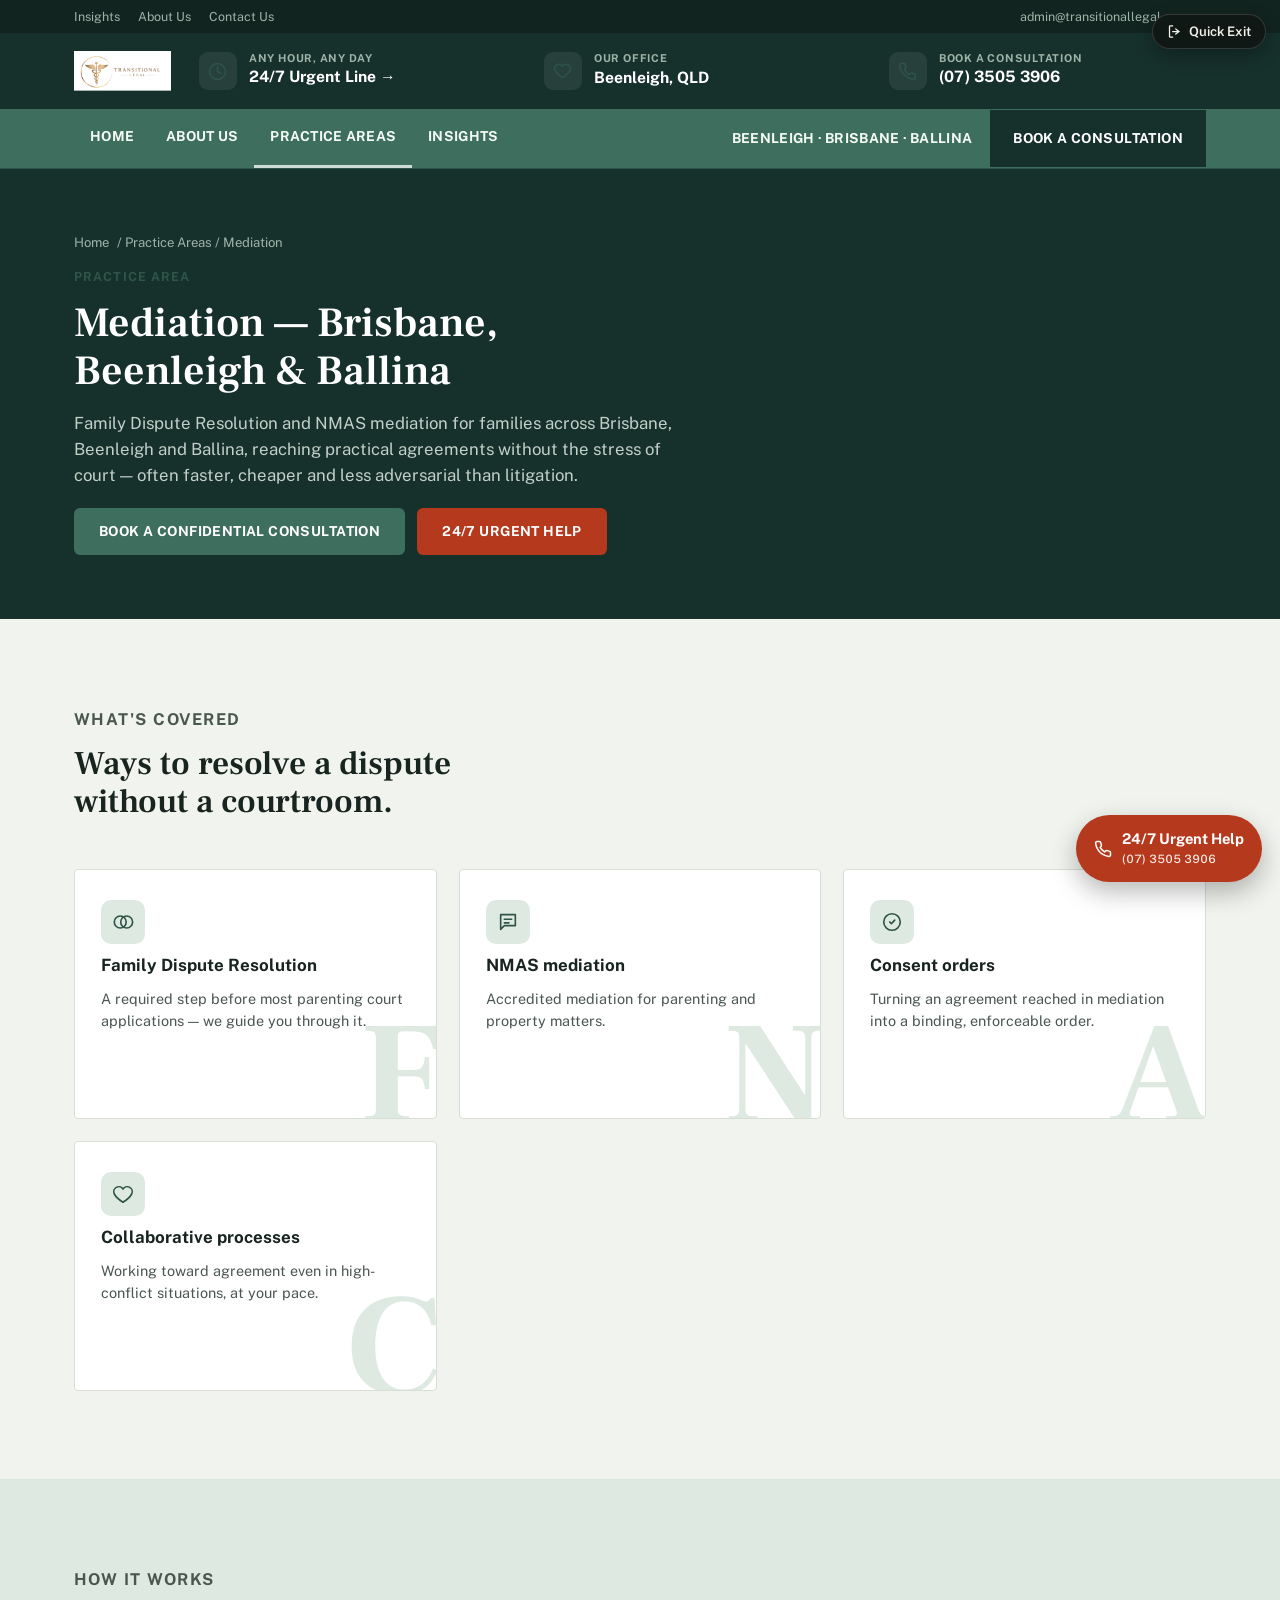
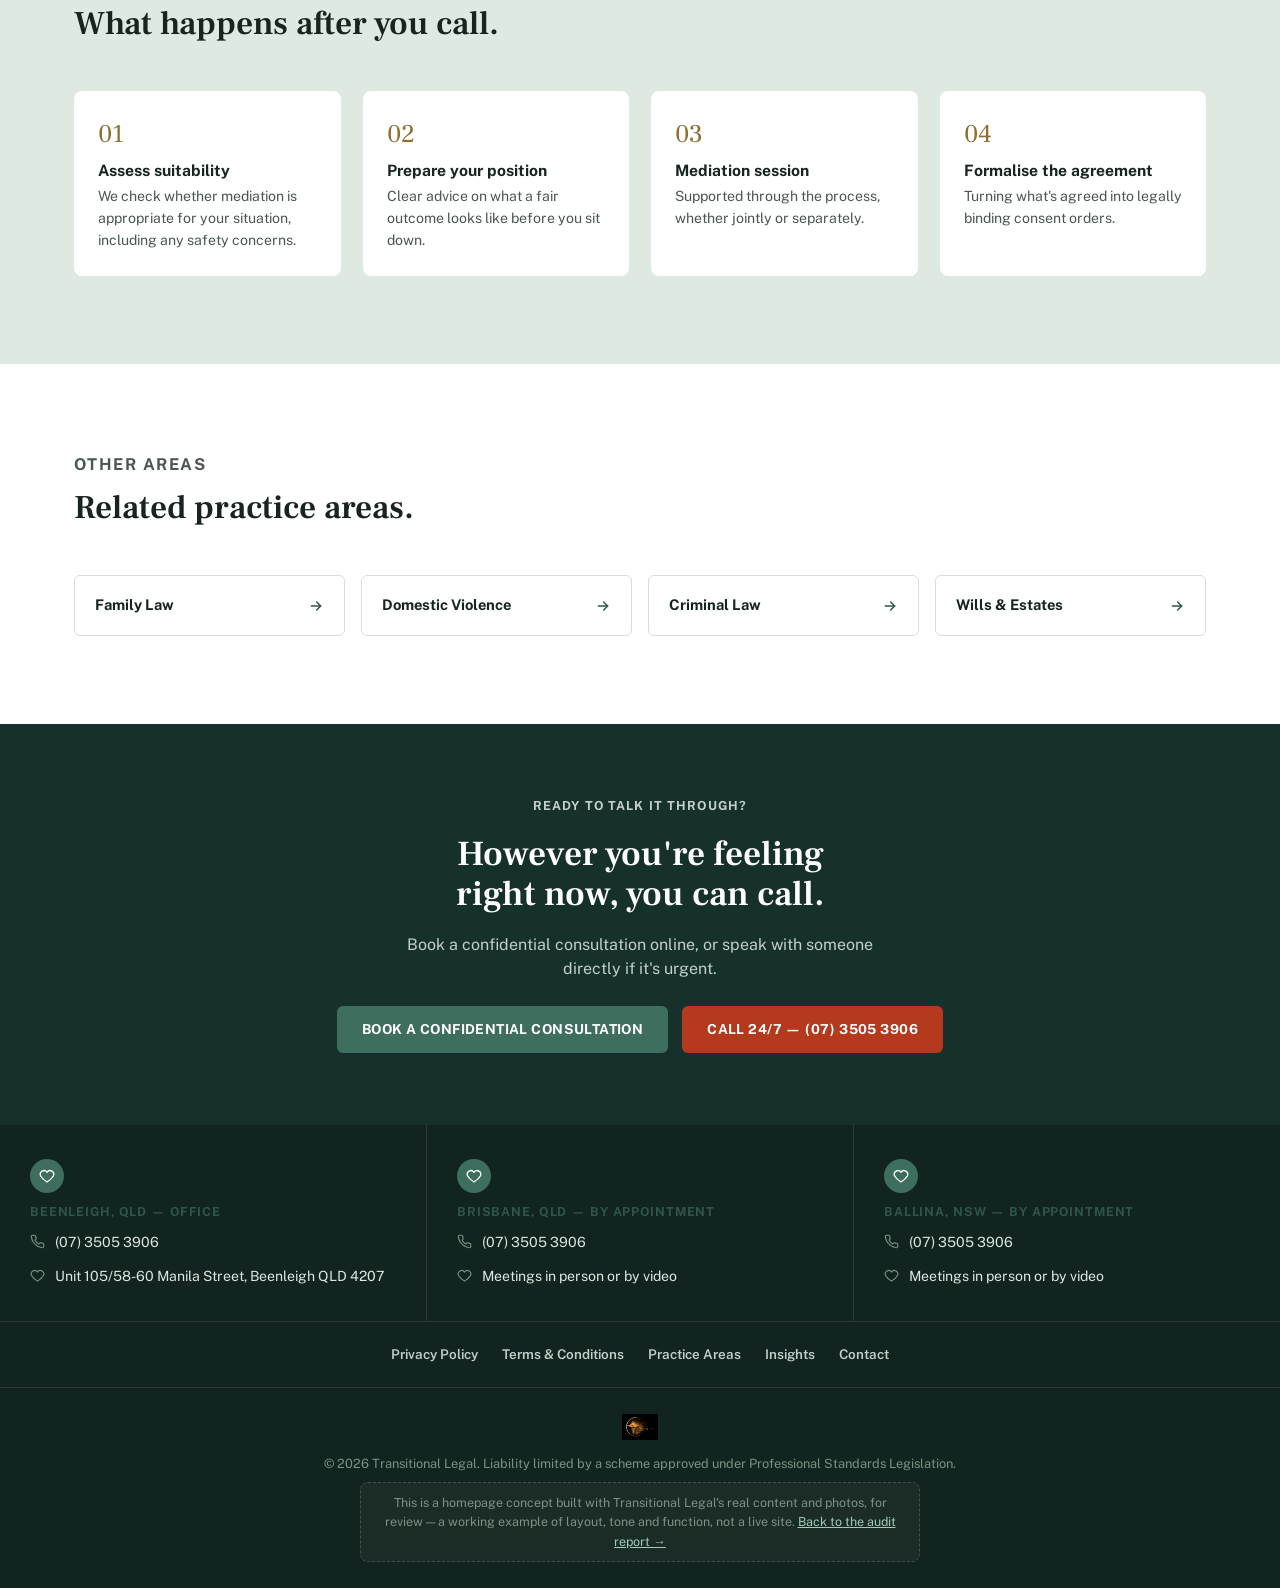
<file: site/mediation.html>
<!doctype html>
<html lang="en">
<head>
<meta charset="UTF-8">
<meta name="viewport" content="width=device-width, initial-scale=1.0">
<title>Family Mediation Brisbane | NMAS &amp; FDR | Transitional Legal</title>
<meta name="description" content="Family Dispute Resolution and NMAS mediation in Brisbane, Beenleigh and Ballina — practical agreements without the stress of court.">
<meta name="robots" content="noindex, nofollow">
<link rel="icon" href="images/logo.png">
<link rel="preconnect" href="https://fonts.googleapis.com">
<link rel="preconnect" href="https://fonts.gstatic.com" crossorigin>
<link rel="stylesheet" href="https://fonts.googleapis.com/css2?family=Frank+Ruhl+Libre:wght@400;500;600;700&family=Public+Sans:ital,wght@0,400;0,500;0,600;0,700;0,800;1,400&display=swap">
<link rel="stylesheet" href="assets/styles.css">
<script type="application/ld+json">
{
  "@context": "https://schema.org",
  "@type": "Service",
  "serviceType": "Mediation",
  "name": "Mediation — Transitional Legal",
  "url": "https://transitionallegal.com.au/mediation/",
  "areaServed": [
    {"@type": "City", "name": "Brisbane"},
    {"@type": "City", "name": "Beenleigh"},
    {"@type": "City", "name": "Ballina"}
  ],
  "provider": {
    "@type": "LegalService",
    "name": "Transitional Legal",
    "telephone": "+61735053906",
    "email": "admin@transitionallegal.com.au",
    "address": {
      "@type": "PostalAddress",
      "streetAddress": "Unit 105/58-60 Manila Street",
      "addressLocality": "Beenleigh",
      "addressRegion": "QLD",
      "postalCode": "4207",
      "addressCountry": "AU"
    }
  }
}
</script>
</head>
<body>

<button class="safety-exit" id="quickExit" aria-label="Quickly leave this site">
  <svg viewBox="0 0 24 24" fill="none" stroke="currentColor" stroke-width="2" stroke-linecap="round"><path d="M9 3H5a1 1 0 0 0-1 1v16a1 1 0 0 0 1 1h4"/><path d="M14 8l5 4-5 4"/><path d="M19 12H9"/></svg>
  Quick Exit
</button>
<a class="crisis-dock" href="tel:0735053906">
  <svg viewBox="0 0 24 24" fill="none" stroke="currentColor" stroke-width="2" stroke-linecap="round" stroke-linejoin="round"><path d="M22 16.92v3a2 2 0 0 1-2.18 2 19.79 19.79 0 0 1-8.63-3.07 19.5 19.5 0 0 1-6-6 19.79 19.79 0 0 1-3.07-8.67A2 2 0 0 1 4.11 2h3a2 2 0 0 1 2 1.72c.13.96.36 1.9.68 2.81a2 2 0 0 1-.45 2.11L8.09 9.91a16 16 0 0 0 6 6l1.27-1.27a2 2 0 0 1 2.11-.45c.91.32 1.85.55 2.81.68A2 2 0 0 1 22 16.92z"/></svg>
  <span>24/7 Urgent Help<span class="sub">(07) 3505 3906</span></span>
</a>

<div class="utility-top">
  <div class="wrap">
    <div class="links"><a href="insights.html">Insights</a><a href="about.html">About Us</a><a href="contact.html">Contact Us</a></div>
    <div class="links"><span>admin@transitionallegal.com.au</span></div>
  </div>
</div>
<div class="info-band">
  <div class="wrap">
    <a class="brand" href="index.html"><img src="images/logo.png" alt="Transitional Legal"></a>
    <div class="info-item"><span class="ic"><svg viewBox="0 0 24 24" fill="none" stroke="currentColor" stroke-width="1.8" stroke-linecap="round" stroke-linejoin="round"><circle cx="12" cy="12" r="10"/><path d="M12 6v6l4 2"/></svg></span><div><h3>Any hour, any day</h3><a href="tel:0735053906">24/7 Urgent Line →</a></div></div>
    <div class="info-item"><span class="ic"><svg viewBox="0 0 24 24" fill="none" stroke="currentColor" stroke-width="1.8" stroke-linecap="round" stroke-linejoin="round"><path d="M12 21s-7-4.35-9.5-9A5.5 5.5 0 0 1 12 6.5 5.5 5.5 0 0 1 21.5 12c-2.5 4.65-9.5 9-9.5 9z"/></svg></span><div><h3>Our Office</h3><p>Beenleigh, QLD</p></div></div>
    <div class="info-item"><span class="ic"><svg viewBox="0 0 24 24" fill="none" stroke="currentColor" stroke-width="1.8" stroke-linecap="round" stroke-linejoin="round"><path d="M22 16.92v3a2 2 0 0 1-2.18 2 19.79 19.79 0 0 1-8.63-3.07 19.5 19.5 0 0 1-6-6 19.79 19.79 0 0 1-3.07-8.67A2 2 0 0 1 4.11 2h3a2 2 0 0 1 2 1.72c.13.96.36 1.9.68 2.81a2 2 0 0 1-.45 2.11L8.09 9.91a16 16 0 0 0 6 6l1.27-1.27a2 2 0 0 1 2.11-.45c.91.32 1.85.55 2.81.68A2 2 0 0 1 22 16.92z"/></svg></span><div><h3>Book a Consultation</h3><a href="contact.html">(07) 3505 3906</a></div></div>
  </div>
</div>
<header class="nav">
  <div class="wrap">
    <nav class="links">
      <a href="index.html">Home</a>
      <a href="about.html">About Us</a>
      <a href="family-law.html" aria-current="page">Practice Areas</a>
      <a href="insights.html">Insights</a>
    </nav>
    <div class="nav-actions">
      <span class="locations-drop">Beenleigh · Brisbane · Ballina</span>
      <a class="btn btn-dark" href="contact.html">Book a Consultation</a>
      <button class="menu-toggle" id="menuToggle" aria-label="Open menu" aria-expanded="false">
        <svg viewBox="0 0 24 24" fill="none" stroke="currentColor" stroke-width="2" stroke-linecap="round"><path d="M4 7h16M4 12h16M4 17h16"/></svg>
      </button>
    </div>
  </div>
  <div class="mobile-panel" id="mobilePanel">
    <a href="index.html">Home</a>
    <a href="about.html">About Us</a>
    <a href="family-law.html">Practice Areas</a>
    <a href="insights.html">Insights</a>
    <a href="contact.html">Contact</a>
    <a href="tel:0735053906">24/7 Urgent Line — (07) 3505 3906</a>
  </div>
</header>

<main id="top">

  <section class="page-banner">
    <div class="wrap">
      <div class="crumb"><a href="index.html">Home</a> / Practice Areas / Mediation</div>
      <p class="eyebrow">Practice area</p>
      <h1>Mediation — Brisbane, Beenleigh &amp; Ballina</h1>
      <p class="lede">Family Dispute Resolution and NMAS mediation for families across Brisbane, Beenleigh and Ballina, reaching practical agreements without the stress of court — often faster, cheaper and less adversarial than litigation.</p>
      <div class="hero-ctas">
        <a class="btn btn-primary" href="contact.html">Book a Confidential Consultation</a>
        <a class="btn btn-urgent" href="tel:0735053906">24/7 Urgent Help</a>
      </div>
    </div>
  </section>

  <section class="section">
    <div class="wrap">
      <div class="section-head">
        <p class="eyebrow">What's covered</p>
        <h2>Ways to resolve a dispute without a courtroom.</h2>
      </div>
      <div class="practice-grid">
        <div class="p-card"><span class="ghost">F</span><div class="icon-wrap"><svg viewBox="0 0 24 24" fill="none" stroke="currentColor" stroke-width="1.8" stroke-linecap="round" stroke-linejoin="round"><circle cx="9" cy="12" r="6.5"/><circle cx="16" cy="12" r="6.5"/></svg></div><h3>Family Dispute Resolution</h3><p>A required step before most parenting court applications — we guide you through it.</p></div>
        <div class="p-card"><span class="ghost">N</span><div class="icon-wrap"><svg viewBox="0 0 24 24" fill="none" stroke="currentColor" stroke-width="1.8" stroke-linecap="round" stroke-linejoin="round"><path d="M4 4h16v12H8l-4 4z"/><path d="M8 9h8M8 13h5"/></svg></div><h3>NMAS mediation</h3><p>Accredited mediation for parenting and property matters.</p></div>
        <div class="p-card"><span class="ghost">A</span><div class="icon-wrap"><svg viewBox="0 0 24 24" fill="none" stroke="currentColor" stroke-width="1.8" stroke-linecap="round" stroke-linejoin="round"><path d="M9.5 12l1.8 1.8L15 10"/><circle cx="12" cy="12" r="9"/></svg></div><h3>Consent orders</h3><p>Turning an agreement reached in mediation into a binding, enforceable order.</p></div>
        <div class="p-card"><span class="ghost">C</span><div class="icon-wrap"><svg viewBox="0 0 24 24" fill="none" stroke="currentColor" stroke-width="1.8" stroke-linecap="round" stroke-linejoin="round"><path d="M12 21s-7-4.35-9.5-9A5.5 5.5 0 0 1 12 6.5 5.5 5.5 0 0 1 21.5 12c-2.5 4.65-9.5 9-9.5 9z"/></svg></div><h3>Collaborative processes</h3><p>Working toward agreement even in high-conflict situations, at your pace.</p></div>
      </div>
    </div>
  </section>

  <section class="process">
    <div class="section wrap">
      <div class="section-head">
        <p class="eyebrow">How it works</p>
        <h2>What happens after you call.</h2>
      </div>
      <div class="process-grid">
        <div class="process-step"><span class="n">01</span><h3>Assess suitability</h3><p>We check whether mediation is appropriate for your situation, including any safety concerns.</p></div>
        <div class="process-step"><span class="n">02</span><h3>Prepare your position</h3><p>Clear advice on what a fair outcome looks like before you sit down.</p></div>
        <div class="process-step"><span class="n">03</span><h3>Mediation session</h3><p>Supported through the process, whether jointly or separately.</p></div>
        <div class="process-step"><span class="n">04</span><h3>Formalise the agreement</h3><p>Turning what's agreed into legally binding consent orders.</p></div>
      </div>
    </div>
  </section>

  <section class="other-areas section">
    <div class="wrap">
      <div class="section-head"><p class="eyebrow">Other areas</p><h2>Related practice areas.</h2></div>
      <div class="other-grid">
        <a class="other-card" href="family-law.html"><span>Family Law</span><svg viewBox="0 0 24 24" fill="none" stroke="currentColor" stroke-width="2.2" stroke-linecap="round" stroke-linejoin="round"><path d="M5 12h14"/><path d="M13 6l6 6-6 6"/></svg></a>
        <a class="other-card" href="domestic-violence.html"><span>Domestic Violence</span><svg viewBox="0 0 24 24" fill="none" stroke="currentColor" stroke-width="2.2" stroke-linecap="round" stroke-linejoin="round"><path d="M5 12h14"/><path d="M13 6l6 6-6 6"/></svg></a>
        <a class="other-card" href="criminal-law.html"><span>Criminal Law</span><svg viewBox="0 0 24 24" fill="none" stroke="currentColor" stroke-width="2.2" stroke-linecap="round" stroke-linejoin="round"><path d="M5 12h14"/><path d="M13 6l6 6-6 6"/></svg></a>
        <a class="other-card" href="wills-estates.html"><span>Wills &amp; Estates</span><svg viewBox="0 0 24 24" fill="none" stroke="currentColor" stroke-width="2.2" stroke-linecap="round" stroke-linejoin="round"><path d="M5 12h14"/><path d="M13 6l6 6-6 6"/></svg></a>
      </div>
    </div>
  </section>

  <section class="final-cta" id="contact">
    <div class="wrap">
      <p class="eyebrow">Ready to talk it through?</p>
      <h2>However you're feeling right now, you can call.</h2>
      <p>Book a confidential consultation online, or speak with someone directly if it's urgent.</p>
      <div class="ctas">
        <a class="btn btn-primary" href="contact.html">Book a Confidential Consultation</a>
        <a class="btn btn-urgent" href="tel:0735053906">Call 24/7 — (07) 3505 3906</a>
      </div>
    </div>
  </section>

</main>

<footer>
  <div class="foot-offices">
    <div class="foot-office">
      <span class="badge"><svg viewBox="0 0 24 24" fill="none" stroke="currentColor" stroke-width="2" stroke-linecap="round" stroke-linejoin="round"><path d="M12 21s-7-4.35-9.5-9A5.5 5.5 0 0 1 12 6.5 5.5 5.5 0 0 1 21.5 12c-2.5 4.65-9.5 9-9.5 9z"/></svg></span>
      <h3>Beenleigh, QLD — Office</h3>
      <div class="row"><svg viewBox="0 0 24 24" fill="none" stroke="currentColor" stroke-width="1.8" stroke-linecap="round" stroke-linejoin="round"><path d="M22 16.92v3a2 2 0 0 1-2.18 2 19.79 19.79 0 0 1-8.63-3.07 19.5 19.5 0 0 1-6-6 19.79 19.79 0 0 1-3.07-8.67A2 2 0 0 1 4.11 2h3a2 2 0 0 1 2 1.72c.13.96.36 1.9.68 2.81a2 2 0 0 1-.45 2.11L8.09 9.91a16 16 0 0 0 6 6l1.27-1.27a2 2 0 0 1 2.11-.45c.91.32 1.85.55 2.81.68A2 2 0 0 1 22 16.92z"/></svg><span>(07) 3505 3906</span></div>
      <div class="row"><svg viewBox="0 0 24 24" fill="none" stroke="currentColor" stroke-width="1.8" stroke-linecap="round" stroke-linejoin="round"><path d="M12 21s-7-4.35-9.5-9A5.5 5.5 0 0 1 12 6.5 5.5 5.5 0 0 1 21.5 12c-2.5 4.65-9.5 9-9.5 9z"/></svg><span>Unit 105/58-60 Manila Street, Beenleigh QLD 4207</span></div>
    </div>
    <div class="foot-office">
      <span class="badge"><svg viewBox="0 0 24 24" fill="none" stroke="currentColor" stroke-width="2" stroke-linecap="round" stroke-linejoin="round"><path d="M12 21s-7-4.35-9.5-9A5.5 5.5 0 0 1 12 6.5 5.5 5.5 0 0 1 21.5 12c-2.5 4.65-9.5 9-9.5 9z"/></svg></span>
      <h3>Brisbane, QLD — By appointment</h3>
      <div class="row"><svg viewBox="0 0 24 24" fill="none" stroke="currentColor" stroke-width="1.8" stroke-linecap="round" stroke-linejoin="round"><path d="M22 16.92v3a2 2 0 0 1-2.18 2 19.79 19.79 0 0 1-8.63-3.07 19.5 19.5 0 0 1-6-6 19.79 19.79 0 0 1-3.07-8.67A2 2 0 0 1 4.11 2h3a2 2 0 0 1 2 1.72c.13.96.36 1.9.68 2.81a2 2 0 0 1-.45 2.11L8.09 9.91a16 16 0 0 0 6 6l1.27-1.27a2 2 0 0 1 2.11-.45c.91.32 1.85.55 2.81.68A2 2 0 0 1 22 16.92z"/></svg><span>(07) 3505 3906</span></div>
      <div class="row"><svg viewBox="0 0 24 24" fill="none" stroke="currentColor" stroke-width="1.8" stroke-linecap="round" stroke-linejoin="round"><path d="M12 21s-7-4.35-9.5-9A5.5 5.5 0 0 1 12 6.5 5.5 5.5 0 0 1 21.5 12c-2.5 4.65-9.5 9-9.5 9z"/></svg><span>Meetings in person or by video</span></div>
    </div>
    <div class="foot-office">
      <span class="badge"><svg viewBox="0 0 24 24" fill="none" stroke="currentColor" stroke-width="2" stroke-linecap="round" stroke-linejoin="round"><path d="M12 21s-7-4.35-9.5-9A5.5 5.5 0 0 1 12 6.5 5.5 5.5 0 0 1 21.5 12c-2.5 4.65-9.5 9-9.5 9z"/></svg></span>
      <h3>Ballina, NSW — By appointment</h3>
      <div class="row"><svg viewBox="0 0 24 24" fill="none" stroke="currentColor" stroke-width="1.8" stroke-linecap="round" stroke-linejoin="round"><path d="M22 16.92v3a2 2 0 0 1-2.18 2 19.79 19.79 0 0 1-8.63-3.07 19.5 19.5 0 0 1-6-6 19.79 19.79 0 0 1-3.07-8.67A2 2 0 0 1 4.11 2h3a2 2 0 0 1 2 1.72c.13.96.36 1.9.68 2.81a2 2 0 0 1-.45 2.11L8.09 9.91a16 16 0 0 0 6 6l1.27-1.27a2 2 0 0 1 2.11-.45c.91.32 1.85.55 2.81.68A2 2 0 0 1 22 16.92z"/></svg><span>(07) 3505 3906</span></div>
      <div class="row"><svg viewBox="0 0 24 24" fill="none" stroke="currentColor" stroke-width="1.8" stroke-linecap="round" stroke-linejoin="round"><path d="M12 21s-7-4.35-9.5-9A5.5 5.5 0 0 1 12 6.5 5.5 5.5 0 0 1 21.5 12c-2.5 4.65-9.5 9-9.5 9z"/></svg><span>Meetings in person or by video</span></div>
    </div>
  </div>
  <div class="foot-links">
    <div class="wrap">
      <a href="#">Privacy Policy</a>
      <a href="#">Terms &amp; Conditions</a>
      <a href="family-law.html">Practice Areas</a>
      <a href="insights.html">Insights</a>
      <a href="contact.html">Contact</a>
    </div>
  </div>
  <div class="foot-bottom">
    <div class="wrap">
      <div class="brand-mini"><img src="images/footer-logo.png" alt="Transitional Legal" loading="lazy" decoding="async"></div>
      <span>© 2026 Transitional Legal. Liability limited by a scheme approved under Professional Standards Legislation.</span>
      <div class="concept-note">This is a homepage concept built with Transitional Legal's real content and photos, for review — a working example of layout, tone and function, not a live site. <a href="../index.html">Back to the audit report →</a></div>
    </div>
  </div>
</footer>

<script src="assets/main.js"></script>
</body>
</html>
</file>
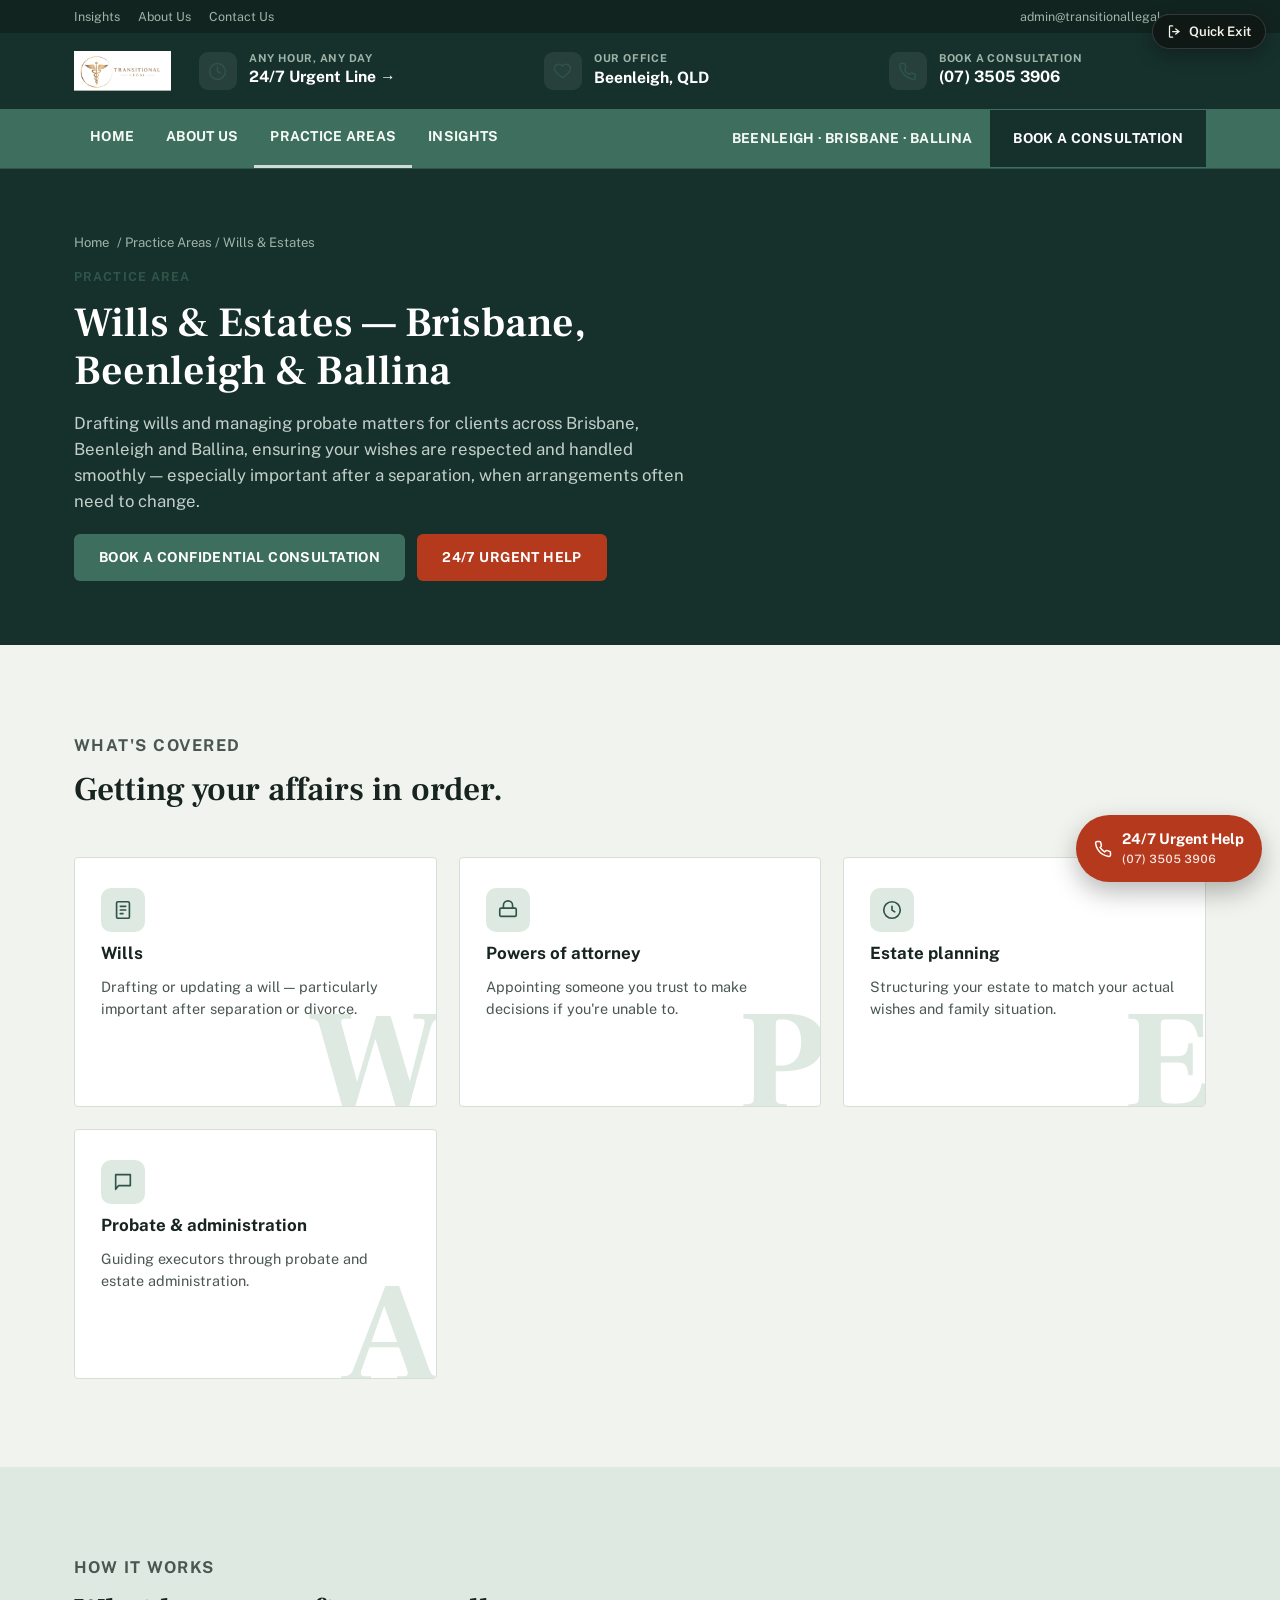
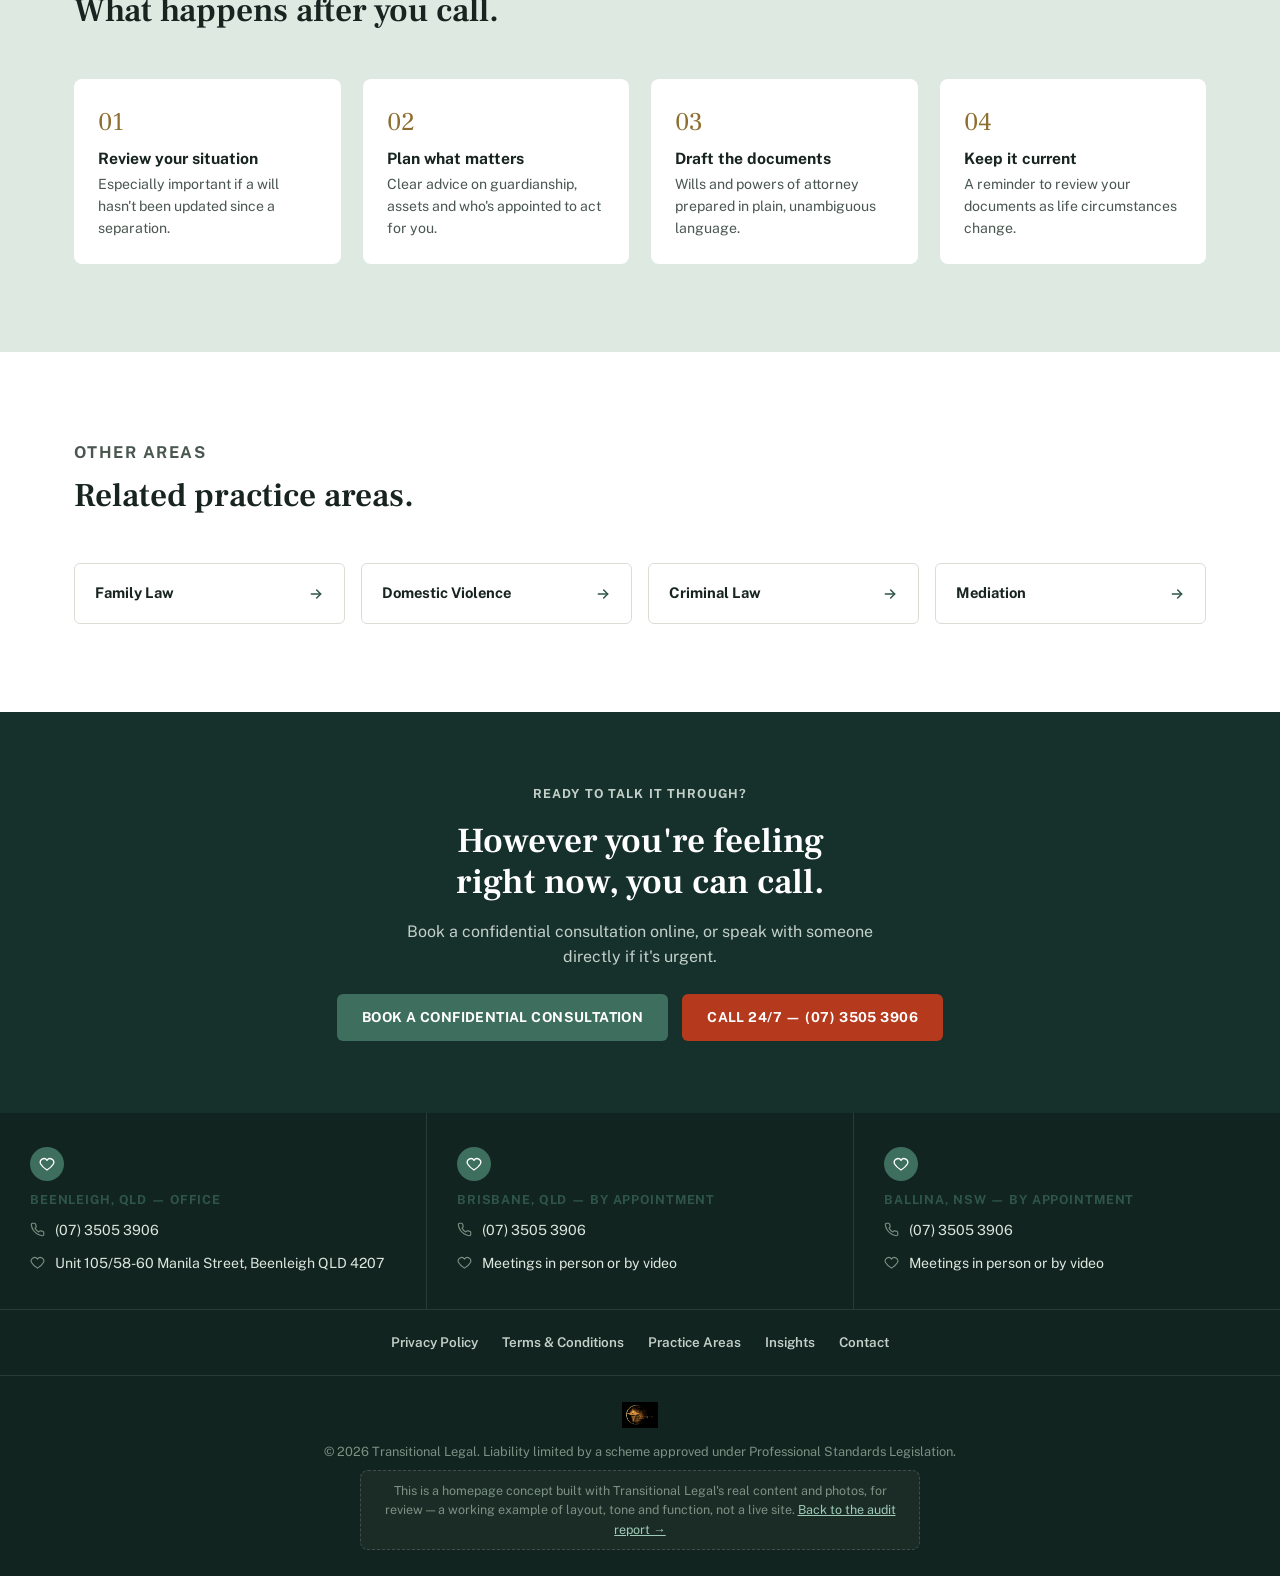
<file: site/wills-estates.html>
<!doctype html>
<html lang="en">
<head>
<meta charset="UTF-8">
<meta name="viewport" content="width=device-width, initial-scale=1.0">
<title>Wills &amp; Estate Lawyers Brisbane | Transitional Legal</title>
<meta name="description" content="Wills, powers of attorney and probate for clients in Brisbane, Beenleigh and Ballina — especially important after a separation.">
<meta name="robots" content="noindex, nofollow">
<link rel="icon" href="images/logo.png">
<link rel="preconnect" href="https://fonts.googleapis.com">
<link rel="preconnect" href="https://fonts.gstatic.com" crossorigin>
<link rel="stylesheet" href="https://fonts.googleapis.com/css2?family=Frank+Ruhl+Libre:wght@400;500;600;700&family=Public+Sans:ital,wght@0,400;0,500;0,600;0,700;0,800;1,400&display=swap">
<link rel="stylesheet" href="assets/styles.css">
<script type="application/ld+json">
{
  "@context": "https://schema.org",
  "@type": "Service",
  "serviceType": "Wills & Estates",
  "name": "Wills & Estates — Transitional Legal",
  "url": "https://transitionallegal.com.au/wills-estates/",
  "areaServed": [
    {"@type": "City", "name": "Brisbane"},
    {"@type": "City", "name": "Beenleigh"},
    {"@type": "City", "name": "Ballina"}
  ],
  "provider": {
    "@type": "LegalService",
    "name": "Transitional Legal",
    "telephone": "+61735053906",
    "email": "admin@transitionallegal.com.au",
    "address": {
      "@type": "PostalAddress",
      "streetAddress": "Unit 105/58-60 Manila Street",
      "addressLocality": "Beenleigh",
      "addressRegion": "QLD",
      "postalCode": "4207",
      "addressCountry": "AU"
    }
  }
}
</script>
</head>
<body>

<button class="safety-exit" id="quickExit" aria-label="Quickly leave this site">
  <svg viewBox="0 0 24 24" fill="none" stroke="currentColor" stroke-width="2" stroke-linecap="round"><path d="M9 3H5a1 1 0 0 0-1 1v16a1 1 0 0 0 1 1h4"/><path d="M14 8l5 4-5 4"/><path d="M19 12H9"/></svg>
  Quick Exit
</button>
<a class="crisis-dock" href="tel:0735053906">
  <svg viewBox="0 0 24 24" fill="none" stroke="currentColor" stroke-width="2" stroke-linecap="round" stroke-linejoin="round"><path d="M22 16.92v3a2 2 0 0 1-2.18 2 19.79 19.79 0 0 1-8.63-3.07 19.5 19.5 0 0 1-6-6 19.79 19.79 0 0 1-3.07-8.67A2 2 0 0 1 4.11 2h3a2 2 0 0 1 2 1.72c.13.96.36 1.9.68 2.81a2 2 0 0 1-.45 2.11L8.09 9.91a16 16 0 0 0 6 6l1.27-1.27a2 2 0 0 1 2.11-.45c.91.32 1.85.55 2.81.68A2 2 0 0 1 22 16.92z"/></svg>
  <span>24/7 Urgent Help<span class="sub">(07) 3505 3906</span></span>
</a>

<div class="utility-top">
  <div class="wrap">
    <div class="links"><a href="insights.html">Insights</a><a href="about.html">About Us</a><a href="contact.html">Contact Us</a></div>
    <div class="links"><span>admin@transitionallegal.com.au</span></div>
  </div>
</div>
<div class="info-band">
  <div class="wrap">
    <a class="brand" href="index.html"><img src="images/logo.png" alt="Transitional Legal"></a>
    <div class="info-item"><span class="ic"><svg viewBox="0 0 24 24" fill="none" stroke="currentColor" stroke-width="1.8" stroke-linecap="round" stroke-linejoin="round"><circle cx="12" cy="12" r="10"/><path d="M12 6v6l4 2"/></svg></span><div><h3>Any hour, any day</h3><a href="tel:0735053906">24/7 Urgent Line →</a></div></div>
    <div class="info-item"><span class="ic"><svg viewBox="0 0 24 24" fill="none" stroke="currentColor" stroke-width="1.8" stroke-linecap="round" stroke-linejoin="round"><path d="M12 21s-7-4.35-9.5-9A5.5 5.5 0 0 1 12 6.5 5.5 5.5 0 0 1 21.5 12c-2.5 4.65-9.5 9-9.5 9z"/></svg></span><div><h3>Our Office</h3><p>Beenleigh, QLD</p></div></div>
    <div class="info-item"><span class="ic"><svg viewBox="0 0 24 24" fill="none" stroke="currentColor" stroke-width="1.8" stroke-linecap="round" stroke-linejoin="round"><path d="M22 16.92v3a2 2 0 0 1-2.18 2 19.79 19.79 0 0 1-8.63-3.07 19.5 19.5 0 0 1-6-6 19.79 19.79 0 0 1-3.07-8.67A2 2 0 0 1 4.11 2h3a2 2 0 0 1 2 1.72c.13.96.36 1.9.68 2.81a2 2 0 0 1-.45 2.11L8.09 9.91a16 16 0 0 0 6 6l1.27-1.27a2 2 0 0 1 2.11-.45c.91.32 1.85.55 2.81.68A2 2 0 0 1 22 16.92z"/></svg></span><div><h3>Book a Consultation</h3><a href="contact.html">(07) 3505 3906</a></div></div>
  </div>
</div>
<header class="nav">
  <div class="wrap">
    <nav class="links">
      <a href="index.html">Home</a>
      <a href="about.html">About Us</a>
      <a href="family-law.html" aria-current="page">Practice Areas</a>
      <a href="insights.html">Insights</a>
    </nav>
    <div class="nav-actions">
      <span class="locations-drop">Beenleigh · Brisbane · Ballina</span>
      <a class="btn btn-dark" href="contact.html">Book a Consultation</a>
      <button class="menu-toggle" id="menuToggle" aria-label="Open menu" aria-expanded="false">
        <svg viewBox="0 0 24 24" fill="none" stroke="currentColor" stroke-width="2" stroke-linecap="round"><path d="M4 7h16M4 12h16M4 17h16"/></svg>
      </button>
    </div>
  </div>
  <div class="mobile-panel" id="mobilePanel">
    <a href="index.html">Home</a>
    <a href="about.html">About Us</a>
    <a href="family-law.html">Practice Areas</a>
    <a href="insights.html">Insights</a>
    <a href="contact.html">Contact</a>
    <a href="tel:0735053906">24/7 Urgent Line — (07) 3505 3906</a>
  </div>
</header>

<main id="top">

  <section class="page-banner">
    <div class="wrap">
      <div class="crumb"><a href="index.html">Home</a> / Practice Areas / Wills &amp; Estates</div>
      <p class="eyebrow">Practice area</p>
      <h1>Wills &amp; Estates — Brisbane, Beenleigh &amp; Ballina</h1>
      <p class="lede">Drafting wills and managing probate matters for clients across Brisbane, Beenleigh and Ballina, ensuring your wishes are respected and handled smoothly — especially important after a separation, when arrangements often need to change.</p>
      <div class="hero-ctas">
        <a class="btn btn-primary" href="contact.html">Book a Confidential Consultation</a>
        <a class="btn btn-urgent" href="tel:0735053906">24/7 Urgent Help</a>
      </div>
    </div>
  </section>

  <section class="section">
    <div class="wrap">
      <div class="section-head">
        <p class="eyebrow">What's covered</p>
        <h2>Getting your affairs in order.</h2>
      </div>
      <div class="practice-grid">
        <div class="p-card"><span class="ghost">W</span><div class="icon-wrap"><svg viewBox="0 0 24 24" fill="none" stroke="currentColor" stroke-width="1.8" stroke-linecap="round" stroke-linejoin="round"><rect x="5" y="3" width="14" height="18" rx="1.5"/><path d="M9 8h6M9 12h6M9 16h3"/></svg></div><h3>Wills</h3><p>Drafting or updating a will — particularly important after separation or divorce.</p></div>
        <div class="p-card"><span class="ghost">P</span><div class="icon-wrap"><svg viewBox="0 0 24 24" fill="none" stroke="currentColor" stroke-width="1.8" stroke-linecap="round" stroke-linejoin="round"><rect x="3" y="10" width="18" height="9" rx="1.5"/><path d="M7 10V7a5 5 0 0 1 10 0v3"/></svg></div><h3>Powers of attorney</h3><p>Appointing someone you trust to make decisions if you're unable to.</p></div>
        <div class="p-card"><span class="ghost">E</span><div class="icon-wrap"><svg viewBox="0 0 24 24" fill="none" stroke="currentColor" stroke-width="1.8" stroke-linecap="round" stroke-linejoin="round"><circle cx="12" cy="12" r="9"/><path d="M12 8v4l3 2"/></svg></div><h3>Estate planning</h3><p>Structuring your estate to match your actual wishes and family situation.</p></div>
        <div class="p-card"><span class="ghost">A</span><div class="icon-wrap"><svg viewBox="0 0 24 24" fill="none" stroke="currentColor" stroke-width="1.8" stroke-linecap="round" stroke-linejoin="round"><path d="M4 4h16v12H7l-3 4z"/></svg></div><h3>Probate &amp; administration</h3><p>Guiding executors through probate and estate administration.</p></div>
      </div>
    </div>
  </section>

  <section class="process">
    <div class="section wrap">
      <div class="section-head">
        <p class="eyebrow">How it works</p>
        <h2>What happens after you call.</h2>
      </div>
      <div class="process-grid">
        <div class="process-step"><span class="n">01</span><h3>Review your situation</h3><p>Especially important if a will hasn't been updated since a separation.</p></div>
        <div class="process-step"><span class="n">02</span><h3>Plan what matters</h3><p>Clear advice on guardianship, assets and who's appointed to act for you.</p></div>
        <div class="process-step"><span class="n">03</span><h3>Draft the documents</h3><p>Wills and powers of attorney prepared in plain, unambiguous language.</p></div>
        <div class="process-step"><span class="n">04</span><h3>Keep it current</h3><p>A reminder to review your documents as life circumstances change.</p></div>
      </div>
    </div>
  </section>

  <section class="other-areas section">
    <div class="wrap">
      <div class="section-head"><p class="eyebrow">Other areas</p><h2>Related practice areas.</h2></div>
      <div class="other-grid">
        <a class="other-card" href="family-law.html"><span>Family Law</span><svg viewBox="0 0 24 24" fill="none" stroke="currentColor" stroke-width="2.2" stroke-linecap="round" stroke-linejoin="round"><path d="M5 12h14"/><path d="M13 6l6 6-6 6"/></svg></a>
        <a class="other-card" href="domestic-violence.html"><span>Domestic Violence</span><svg viewBox="0 0 24 24" fill="none" stroke="currentColor" stroke-width="2.2" stroke-linecap="round" stroke-linejoin="round"><path d="M5 12h14"/><path d="M13 6l6 6-6 6"/></svg></a>
        <a class="other-card" href="criminal-law.html"><span>Criminal Law</span><svg viewBox="0 0 24 24" fill="none" stroke="currentColor" stroke-width="2.2" stroke-linecap="round" stroke-linejoin="round"><path d="M5 12h14"/><path d="M13 6l6 6-6 6"/></svg></a>
        <a class="other-card" href="mediation.html"><span>Mediation</span><svg viewBox="0 0 24 24" fill="none" stroke="currentColor" stroke-width="2.2" stroke-linecap="round" stroke-linejoin="round"><path d="M5 12h14"/><path d="M13 6l6 6-6 6"/></svg></a>
      </div>
    </div>
  </section>

  <section class="final-cta" id="contact">
    <div class="wrap">
      <p class="eyebrow">Ready to talk it through?</p>
      <h2>However you're feeling right now, you can call.</h2>
      <p>Book a confidential consultation online, or speak with someone directly if it's urgent.</p>
      <div class="ctas">
        <a class="btn btn-primary" href="contact.html">Book a Confidential Consultation</a>
        <a class="btn btn-urgent" href="tel:0735053906">Call 24/7 — (07) 3505 3906</a>
      </div>
    </div>
  </section>

</main>

<footer>
  <div class="foot-offices">
    <div class="foot-office">
      <span class="badge"><svg viewBox="0 0 24 24" fill="none" stroke="currentColor" stroke-width="2" stroke-linecap="round" stroke-linejoin="round"><path d="M12 21s-7-4.35-9.5-9A5.5 5.5 0 0 1 12 6.5 5.5 5.5 0 0 1 21.5 12c-2.5 4.65-9.5 9-9.5 9z"/></svg></span>
      <h3>Beenleigh, QLD — Office</h3>
      <div class="row"><svg viewBox="0 0 24 24" fill="none" stroke="currentColor" stroke-width="1.8" stroke-linecap="round" stroke-linejoin="round"><path d="M22 16.92v3a2 2 0 0 1-2.18 2 19.79 19.79 0 0 1-8.63-3.07 19.5 19.5 0 0 1-6-6 19.79 19.79 0 0 1-3.07-8.67A2 2 0 0 1 4.11 2h3a2 2 0 0 1 2 1.72c.13.96.36 1.9.68 2.81a2 2 0 0 1-.45 2.11L8.09 9.91a16 16 0 0 0 6 6l1.27-1.27a2 2 0 0 1 2.11-.45c.91.32 1.85.55 2.81.68A2 2 0 0 1 22 16.92z"/></svg><span>(07) 3505 3906</span></div>
      <div class="row"><svg viewBox="0 0 24 24" fill="none" stroke="currentColor" stroke-width="1.8" stroke-linecap="round" stroke-linejoin="round"><path d="M12 21s-7-4.35-9.5-9A5.5 5.5 0 0 1 12 6.5 5.5 5.5 0 0 1 21.5 12c-2.5 4.65-9.5 9-9.5 9z"/></svg><span>Unit 105/58-60 Manila Street, Beenleigh QLD 4207</span></div>
    </div>
    <div class="foot-office">
      <span class="badge"><svg viewBox="0 0 24 24" fill="none" stroke="currentColor" stroke-width="2" stroke-linecap="round" stroke-linejoin="round"><path d="M12 21s-7-4.35-9.5-9A5.5 5.5 0 0 1 12 6.5 5.5 5.5 0 0 1 21.5 12c-2.5 4.65-9.5 9-9.5 9z"/></svg></span>
      <h3>Brisbane, QLD — By appointment</h3>
      <div class="row"><svg viewBox="0 0 24 24" fill="none" stroke="currentColor" stroke-width="1.8" stroke-linecap="round" stroke-linejoin="round"><path d="M22 16.92v3a2 2 0 0 1-2.18 2 19.79 19.79 0 0 1-8.63-3.07 19.5 19.5 0 0 1-6-6 19.79 19.79 0 0 1-3.07-8.67A2 2 0 0 1 4.11 2h3a2 2 0 0 1 2 1.72c.13.96.36 1.9.68 2.81a2 2 0 0 1-.45 2.11L8.09 9.91a16 16 0 0 0 6 6l1.27-1.27a2 2 0 0 1 2.11-.45c.91.32 1.85.55 2.81.68A2 2 0 0 1 22 16.92z"/></svg><span>(07) 3505 3906</span></div>
      <div class="row"><svg viewBox="0 0 24 24" fill="none" stroke="currentColor" stroke-width="1.8" stroke-linecap="round" stroke-linejoin="round"><path d="M12 21s-7-4.35-9.5-9A5.5 5.5 0 0 1 12 6.5 5.5 5.5 0 0 1 21.5 12c-2.5 4.65-9.5 9-9.5 9z"/></svg><span>Meetings in person or by video</span></div>
    </div>
    <div class="foot-office">
      <span class="badge"><svg viewBox="0 0 24 24" fill="none" stroke="currentColor" stroke-width="2" stroke-linecap="round" stroke-linejoin="round"><path d="M12 21s-7-4.35-9.5-9A5.5 5.5 0 0 1 12 6.5 5.5 5.5 0 0 1 21.5 12c-2.5 4.65-9.5 9-9.5 9z"/></svg></span>
      <h3>Ballina, NSW — By appointment</h3>
      <div class="row"><svg viewBox="0 0 24 24" fill="none" stroke="currentColor" stroke-width="1.8" stroke-linecap="round" stroke-linejoin="round"><path d="M22 16.92v3a2 2 0 0 1-2.18 2 19.79 19.79 0 0 1-8.63-3.07 19.5 19.5 0 0 1-6-6 19.79 19.79 0 0 1-3.07-8.67A2 2 0 0 1 4.11 2h3a2 2 0 0 1 2 1.72c.13.96.36 1.9.68 2.81a2 2 0 0 1-.45 2.11L8.09 9.91a16 16 0 0 0 6 6l1.27-1.27a2 2 0 0 1 2.11-.45c.91.32 1.85.55 2.81.68A2 2 0 0 1 22 16.92z"/></svg><span>(07) 3505 3906</span></div>
      <div class="row"><svg viewBox="0 0 24 24" fill="none" stroke="currentColor" stroke-width="1.8" stroke-linecap="round" stroke-linejoin="round"><path d="M12 21s-7-4.35-9.5-9A5.5 5.5 0 0 1 12 6.5 5.5 5.5 0 0 1 21.5 12c-2.5 4.65-9.5 9-9.5 9z"/></svg><span>Meetings in person or by video</span></div>
    </div>
  </div>
  <div class="foot-links">
    <div class="wrap">
      <a href="#">Privacy Policy</a>
      <a href="#">Terms &amp; Conditions</a>
      <a href="family-law.html">Practice Areas</a>
      <a href="insights.html">Insights</a>
      <a href="contact.html">Contact</a>
    </div>
  </div>
  <div class="foot-bottom">
    <div class="wrap">
      <div class="brand-mini"><img src="images/footer-logo.png" alt="Transitional Legal" loading="lazy" decoding="async"></div>
      <span>© 2026 Transitional Legal. Liability limited by a scheme approved under Professional Standards Legislation.</span>
      <div class="concept-note">This is a homepage concept built with Transitional Legal's real content and photos, for review — a working example of layout, tone and function, not a live site. <a href="../index.html">Back to the audit report →</a></div>
    </div>
  </div>
</footer>

<script src="assets/main.js"></script>
</body>
</html>
</file>
<file: site/assets/styles.css>
/* Transitional Legal — concept site design system */
:root{
  --ink:#16302B; --ink-2:#1F3A33; --ink-3:#12241F;
  --paper:#F1F3EE; --surface:#FFFFFF;
  --sage:#3E6E5D; --sage-strong:#2E5548; --sage-tint:#DEE9E2; --on-sage:#F4FAF6;
  --brass:#8E6E2F; --brass-tint:#EDE2C6;
  --urgent:#B5391C; --urgent-strong:#963017;
  --text:#182420; --text-soft:#4A5750; --line:#D8DED3; --focus:#2E5548;
  color-scheme: light;
}
@media (prefers-color-scheme: dark){
  :root:not([data-theme="light"]){
    --ink:#0E1A17; --ink-2:#16241F; --ink-3:#0B1512;
    --paper:#101815; --surface:#16211D;
    --sage:#7FB09D; --sage-strong:#98C4B2; --sage-tint:#1E332B; --on-sage:#0E1A17;
    --brass:#D2AE64; --brass-tint:#2B2417;
    --urgent:#E2603C; --urgent-strong:#EE7250;
    --text:#EDEEE8; --text-soft:#B7C0B9; --line:#2B372F; --focus:#9FCBB8;
  }
}
:root[data-theme="dark"]{
  --ink:#0E1A17; --ink-2:#16241F; --ink-3:#0B1512;
  --paper:#101815; --surface:#16211D;
  --sage:#7FB09D; --sage-strong:#98C4B2; --sage-tint:#1E332B; --on-sage:#0E1A17;
  --brass:#D2AE64; --brass-tint:#2B2417;
  --urgent:#E2603C; --urgent-strong:#EE7250;
  --text:#EDEEE8; --text-soft:#B7C0B9; --line:#2B372F; --focus:#9FCBB8;
}

*{box-sizing:border-box;}
body{
  margin:0; background:var(--paper); color:var(--text);
  font-family:"Public Sans", -apple-system, "Segoe UI", sans-serif;
  line-height:1.55; -webkit-font-smoothing:antialiased;
}
h1,h2,h3{
  font-family:"Frank Ruhl Libre", Georgia, "Times New Roman", serif;
  font-weight:600; line-height:1.15; text-wrap:balance; margin:0; color:var(--text);
}
p{margin:0;}
a{color:inherit;text-decoration:none;}
button{font-family:inherit;}
:focus-visible{outline:2.5px solid var(--focus);outline-offset:3px;}
img{max-width:100%;display:block;}

.wrap{max-width:1180px;margin-inline:auto;padding-inline:24px;}
.eyebrow{font-size:0.78rem;font-weight:700;letter-spacing:0.09em;text-transform:uppercase;color:var(--sage-strong);}
.section{padding-block:clamp(48px,7vw,88px);}
.section-head{max-width:640px;display:flex;flex-direction:column;gap:12px;margin-bottom:clamp(32px,5vw,48px);}
.section-head.center{margin-inline:auto;text-align:center;align-items:center;}
.section-head h2{font-size:clamp(1.6rem,2.6vw,2.15rem);}
.section-head p{color:var(--text-soft);font-size:1.02rem;max-width:56ch;}

.btn{
  display:inline-flex;align-items:center;justify-content:center;gap:8px;
  padding:12px 24px;border-radius:6px;font-weight:700;font-size:0.86rem;
  letter-spacing:0.03em;text-transform:uppercase;
  border:1.5px solid transparent;white-space:nowrap;
}
.btn-primary{background:var(--sage);color:#fff;}
.btn-primary:hover{background:var(--sage-strong);}
.btn-urgent{background:var(--urgent);color:#fff;}
.btn-urgent:hover{background:var(--urgent-strong);}
.btn-dark{background:var(--ink);color:#fff;}
.btn-dark:hover{background:var(--ink-3);}
.btn-ghost{background:transparent;border-color:rgba(255,255,255,0.5);color:#fff;}
.btn-ghost:hover{border-color:#fff;background:rgba(255,255,255,0.08);}
.btn svg{width:16px;height:16px;}

/* ---------- Safety: quick exit + sticky crisis line ---------- */
.safety-exit{
  position:fixed;top:14px;right:14px;z-index:200;
  display:flex;align-items:center;gap:7px;
  background:#101816;color:#F4F2EA;border:1px solid rgba(255,255,255,0.14);
  padding:9px 14px;border-radius:999px;font-size:0.82rem;font-weight:600;
  box-shadow:0 6px 18px rgba(0,0,0,0.28);cursor:pointer;
}
.safety-exit:hover{background:#050807;}
.safety-exit svg{width:15px;height:15px;flex:none;}

.crisis-dock{
  position:fixed;bottom:18px;right:18px;z-index:190;
  display:flex;align-items:center;gap:10px;background:var(--urgent);color:#fff;
  padding:13px 18px;border-radius:999px;box-shadow:0 10px 26px rgba(0,0,0,0.28);
  font-weight:700;font-size:0.92rem;transition:transform .15s ease, background .15s ease;
}
.crisis-dock:hover{background:var(--urgent-strong);transform:translateY(-2px);}
.crisis-dock svg{width:18px;height:18px;flex:none;}
.crisis-dock .sub{display:block;font-weight:500;font-size:0.72rem;opacity:0.9;font-variant-numeric:tabular-nums;}

/* ---------- Layered header ---------- */
.utility-top{background:var(--ink-3);color:#9FB4A9;font-size:0.78rem;}
.utility-top .wrap{display:flex;justify-content:space-between;align-items:center;gap:16px;padding-block:7px;flex-wrap:wrap;}
.utility-top a:hover{color:#fff;}
.utility-top .links{display:flex;gap:18px;flex-wrap:wrap;}

.info-band{background:var(--ink);color:#fff;}
.info-band .wrap{display:grid;grid-template-columns:auto repeat(3,1fr);gap:28px;align-items:center;padding-block:18px;}
.brand{display:flex;align-items:center;gap:11px;}
.brand img{height:40px;width:auto;}
.info-item{display:flex;gap:12px;align-items:flex-start;}
.info-item .ic{width:38px;height:38px;flex:none;border-radius:9px;background:rgba(255,255,255,0.08);display:flex;align-items:center;justify-content:center;color:var(--sage-strong);}
.info-item .ic svg{width:19px;height:19px;}
.info-item h3{font-size:0.68rem;letter-spacing:0.07em;text-transform:uppercase;color:#9FB4A9;font-family:"Public Sans",sans-serif;font-weight:700;}
.info-item p, .info-item a{font-size:0.98rem;font-weight:700;color:#fff;margin-top:2px;}
.info-item .small{font-size:0.82rem;font-weight:500;color:#C3D0C9;margin-top:2px;}

header.nav{position:sticky;top:0;z-index:150;background:var(--sage);border-bottom:1px solid var(--sage-strong);}
header.nav .wrap{display:flex;align-items:center;justify-content:space-between;gap:16px;}
nav.links{display:flex;gap:0;align-items:stretch;}
nav.links a{
  font-size:0.86rem;font-weight:700;letter-spacing:0.02em;text-transform:uppercase;
  color:var(--on-sage);padding:17px 16px;display:flex;align-items:center;border-bottom:3px solid transparent;
}
nav.links a:hover, nav.links a[aria-current="page"]{border-bottom-color:rgba(255,255,255,0.75);}
.nav-actions{display:flex;align-items:stretch;}
.nav-actions .btn-dark{border-radius:0;padding:17px 22px;}
.locations-drop{position:relative;display:flex;align-items:center;gap:6px;padding:0 18px;color:var(--on-sage);font-weight:700;font-size:0.86rem;text-transform:uppercase;letter-spacing:0.02em;cursor:default;}
.locations-drop svg{width:13px;height:13px;}
.menu-toggle{display:none;background:none;border:none;color:var(--on-sage);padding:14px 18px;cursor:pointer;}
.menu-toggle svg{width:22px;height:22px;}
.mobile-panel{display:none;background:var(--sage-strong);}
.mobile-panel a{display:block;color:#fff;font-weight:700;font-size:0.88rem;text-transform:uppercase;padding:13px 24px;border-top:1px solid rgba(255,255,255,0.15);}

/* ---------- Homepage hero ---------- */
.hero-photo{position:relative;overflow:hidden;min-height:320px;display:flex;align-items:stretch;
  background:linear-gradient(120deg, var(--ink-3) 0%, var(--ink) 55%, var(--ink-2) 100%);}
.hero-photo::before{content:"";position:absolute;inset:0;
  background-image:repeating-linear-gradient(115deg, rgba(255,255,255,0.035) 0 2px, transparent 2px 64px);}
.hero-photo .wrap{position:relative;display:grid;grid-template-columns:1.15fr 0.85fr;align-items:flex-end;gap:24px;width:100%;}
.hero-photo .portrait-frame{align-self:flex-end;display:flex;justify-content:center;}
.hero-photo .portrait-frame img{width:min(280px,80%);border-radius:14px 14px 0 0;box-shadow:0 -20px 50px rgba(0,0,0,0.35);}
.hero-photo .kicker{align-self:center;color:#EAF1EC;padding-block:40px 0;}
.hero-photo .kicker .eyebrow{color:var(--brass-tint);}
.hero-photo .kicker h1{color:#fff;font-size:clamp(1.9rem,4vw,2.9rem);max-width:16ch;margin-top:10px;}

.welcome-band{background:var(--ink);color:#fff;position:relative;}
.welcome-band .wrap{padding-block:clamp(28px,5vw,44px);display:flex;flex-direction:column;gap:16px;align-items:flex-start;position:relative;}
.welcome-band p.lede{color:#C3D0C9;font-size:1.05rem;max-width:56ch;}
.welcome-band .hero-ctas{display:flex;flex-wrap:wrap;gap:12px;margin-top:6px;}

/* ---------- Interior page banner ---------- */
.page-banner{background:var(--ink);color:#fff;}
.page-banner .wrap{padding-block:clamp(40px,6vw,64px);display:flex;flex-direction:column;gap:14px;}
.page-banner .crumb{font-size:0.82rem;color:#9FB4A9;display:flex;gap:8px;align-items:center;}
.page-banner .crumb a:hover{color:#fff;}
.page-banner h1{color:#fff;font-size:clamp(1.8rem,3.6vw,2.6rem);max-width:22ch;}
.page-banner p.lede{color:#C3D0C9;font-size:1.05rem;max-width:62ch;}
.page-banner .hero-ctas{display:flex;flex-wrap:wrap;gap:12px;margin-top:6px;}

/* ---------- Consultation-mode cards ---------- */
.modes{background:var(--surface);}
.modes .wrap{padding-block:clamp(56px,7vw,84px) clamp(32px,5vw,48px);}
.modes-grid{display:grid;grid-template-columns:repeat(auto-fit,minmax(280px,1fr));gap:20px;margin-top:8px;}
.mode-card{border:1px solid var(--line);border-radius:4px;padding:28px;display:flex;gap:18px;align-items:flex-start;}
.mode-card .ic{width:52px;height:52px;flex:none;border-radius:10px;background:var(--sage-tint);display:flex;align-items:center;justify-content:center;color:var(--sage-strong);}
.mode-card .ic svg{width:26px;height:26px;}
.mode-card h3{font-family:"Public Sans",sans-serif;font-weight:700;font-size:1.02rem;}
.mode-card p{font-size:0.9rem;color:var(--text-soft);margin-top:6px;}
.mode-card .arrow{margin-top:12px;width:34px;height:34px;border-radius:50%;border:1.5px solid var(--line);display:flex;align-items:center;justify-content:center;color:var(--sage-strong);}
.mode-card .arrow svg{width:15px;height:15px;}

/* ---------- Trust strip ---------- */
.trust{background:var(--sage-tint);}
.trust .wrap{display:grid;grid-template-columns:repeat(auto-fit,minmax(210px,1fr));gap:28px;padding-block:30px;}
.trust-item{display:flex;gap:14px;align-items:flex-start;}
.trust-item svg{width:24px;height:24px;flex:none;color:var(--sage-strong);margin-top:2px;}
.trust-item h3{font-family:"Public Sans",sans-serif;font-size:0.94rem;font-weight:700;}
.trust-item p{font-size:0.84rem;color:var(--text-soft);margin-top:3px;}

/* ---------- Stats row (real published figures) ---------- */
.stats{background:var(--surface);border-block:1px solid var(--line);}
.stats .wrap{display:grid;grid-template-columns:repeat(auto-fit,minmax(150px,1fr));gap:20px;padding-block:34px;text-align:center;}
.stat{display:flex;flex-direction:column;gap:4px;}
.stat b{font-family:"Frank Ruhl Libre",serif;font-size:2.1rem;color:var(--sage-strong);}
.stat span{font-size:0.78rem;letter-spacing:0.04em;text-transform:uppercase;color:var(--text-soft);}

/* ---------- Practice areas: ghost-letter cards ---------- */
.practice-grid{display:grid;grid-template-columns:repeat(auto-fit,minmax(280px,1fr));gap:22px;}
.p-card{
  position:relative;background:var(--surface);border:1px solid var(--line);border-radius:4px;
  padding:30px 26px;display:flex;flex-direction:column;gap:12px;overflow:hidden;min-height:250px;
}
.p-card .ghost{position:absolute;right:-6px;bottom:-30px;font-family:"Frank Ruhl Libre",serif;font-weight:700;font-size:9rem;line-height:1;color:var(--sage-tint);z-index:0;user-select:none;}
.p-card > *:not(.ghost){position:relative;z-index:1;}
.p-card .icon-wrap{width:44px;height:44px;border-radius:10px;background:var(--sage-tint);display:flex;align-items:center;justify-content:center;}
.p-card .icon-wrap svg{width:22px;height:22px;color:var(--sage-strong);}
.p-card h3{font-family:"Public Sans",sans-serif;font-size:1.06rem;font-weight:700;}
.p-card p{font-size:0.9rem;color:var(--text-soft);flex:1;}
.p-card .btn-dark{align-self:flex-start;margin-top:auto;font-size:0.76rem;padding:10px 18px;}
.all-services{display:flex;justify-content:center;margin-top:36px;}

/* ---------- Founder / story section ---------- */
.story{background:var(--surface);}
.story .wrap{padding-block:clamp(48px,7vw,80px);}
.story-grid{display:grid;grid-template-columns:0.85fr 1.15fr;gap:0;border:1px solid var(--line);}
.story-panel{background:var(--ink);color:#fff;padding:44px 38px;display:flex;flex-direction:column;gap:14px;}
.story-panel .eyebrow{color:var(--brass-tint);}
.story-panel h2{color:#fff;font-size:clamp(1.5rem,2.6vw,2rem);}
.story-panel p{color:#C3D0C9;font-size:0.94rem;}
.story-cols{display:grid;grid-template-columns:1fr 1fr;}
.story-col{padding:44px 34px;}
.story-col:first-child{border-right:1px solid var(--line);}
.story-col .big-letter{font-family:"Frank Ruhl Libre",serif;font-size:3.2rem;font-weight:700;color:var(--sage-strong);line-height:1;}
.story-col h3{margin-top:10px;font-size:1.02rem;font-family:"Public Sans",sans-serif;font-weight:700;}
.story-col p{margin-top:10px;font-size:0.9rem;color:var(--text-soft);}

/* ---------- Team grid (About) ---------- */
.team-grid{display:grid;grid-template-columns:repeat(auto-fit,minmax(220px,1fr));gap:24px;}
.team-card{background:var(--surface);border:1px solid var(--line);border-radius:8px;overflow:hidden;text-align:center;}
.team-card img{width:100%;aspect-ratio:1/1;object-fit:cover;}
.team-card .body{padding:18px 16px 22px;}
.team-card h3{font-family:"Frank Ruhl Libre",serif;font-size:1.08rem;}
.team-card .role{font-size:0.74rem;letter-spacing:0.05em;text-transform:uppercase;color:var(--sage-strong);font-weight:700;margin-top:6px;}

/* ---------- Memberships strip ---------- */
.memberships{background:var(--ink-3);color:#C3D0C9;}
.memberships .wrap{display:flex;flex-wrap:wrap;gap:14px;justify-content:center;padding-block:26px;}
.memberships .chip{border:1px solid rgba(255,255,255,0.16);border-radius:999px;padding:8px 16px;font-size:0.78rem;font-weight:700;letter-spacing:0.04em;}

/* ---------- Process steps (practice-area pages) ---------- */
.process{background:var(--sage-tint);}
.process-grid{display:grid;grid-template-columns:repeat(auto-fit,minmax(220px,1fr));gap:22px;counter-reset:step;}
.process-step{background:var(--surface);border-radius:8px;padding:24px;position:relative;}
.process-step .n{font-family:"Frank Ruhl Libre",serif;font-size:1.6rem;color:var(--brass);}
.process-step h3{margin-top:8px;font-family:"Public Sans",sans-serif;font-size:0.98rem;font-weight:700;}
.process-step p{margin-top:6px;font-size:0.88rem;color:var(--text-soft);}

/* ---------- Other areas cross-link ---------- */
.other-areas{background:var(--surface);}
.other-grid{display:grid;grid-template-columns:repeat(auto-fit,minmax(200px,1fr));gap:16px;}
.other-card{border:1px solid var(--line);border-radius:6px;padding:18px 20px;display:flex;justify-content:space-between;align-items:center;gap:10px;}
.other-card:hover{border-color:var(--sage);}
.other-card span{font-weight:700;font-size:0.92rem;}
.other-card svg{width:16px;height:16px;color:var(--sage-strong);flex:none;}

/* ---------- Locations ---------- */
.loc-grid{display:grid;grid-template-columns:repeat(auto-fit,minmax(260px,1fr));gap:20px;}
.loc-card{border:1px solid var(--line);border-radius:4px;padding:26px;background:var(--surface);display:flex;flex-direction:column;gap:12px;}
.loc-card .tag{align-self:flex-start;font-size:0.68rem;font-weight:700;letter-spacing:0.06em;text-transform:uppercase;color:var(--sage-strong);background:var(--sage-tint);padding:4px 10px;border-radius:999px;}
.loc-card h3{font-family:"Frank Ruhl Libre",serif;font-size:1.2rem;}
.loc-card .detail{display:flex;gap:10px;font-size:0.89rem;color:var(--text-soft);}
.loc-card .detail svg{width:16px;height:16px;flex:none;margin-top:2px;color:var(--sage-strong);}
.loc-card .directions{margin-top:auto;font-size:0.84rem;font-weight:700;color:var(--sage-strong);display:flex;gap:6px;align-items:center;}

/* ---------- Insights (blog-card style) ---------- */
.insights{background:var(--sage-tint);}
.insight-grid{display:grid;grid-template-columns:repeat(auto-fit,minmax(270px,1fr));gap:22px;}
.i-card{border-radius:4px;overflow:hidden;background:var(--surface);display:flex;flex-direction:column;box-shadow:0 2px 10px rgba(20,40,32,0.06);}
.i-card .thumb{height:120px;position:relative;background:linear-gradient(135deg, var(--ink-2), var(--sage-strong));}
.i-card .thumb .tag{position:absolute;left:14px;bottom:-13px;background:var(--brass);color:#fff;font-size:0.66rem;font-weight:700;letter-spacing:0.05em;text-transform:uppercase;padding:5px 11px;border-radius:3px;}
.i-card .body{padding:24px 20px 20px;display:flex;flex-direction:column;gap:10px;flex:1;}
.i-card h3{font-family:"Frank Ruhl Libre",serif;font-size:1.04rem;font-weight:600;}
.i-card p{font-size:0.87rem;color:var(--text-soft);flex:1;}
.i-card .meta{font-size:0.78rem;color:var(--text-soft);display:flex;gap:16px;padding-top:10px;border-top:1px solid var(--line);}
.i-card .meta span{display:flex;align-items:center;gap:5px;}
.i-card .meta svg{width:13px;height:13px;}

/* ---------- Contact page ---------- */
.contact-grid{display:grid;grid-template-columns:1fr 1fr;gap:40px;align-items:start;}
.contact-form{display:flex;flex-direction:column;gap:14px;}
.field{display:flex;flex-direction:column;gap:6px;}
.field label{font-size:0.82rem;font-weight:700;color:var(--text-soft);}
.field input, .field select, .field textarea{
  border:1px solid var(--line);border-radius:6px;padding:11px 13px;font-family:inherit;font-size:0.94rem;
  background:var(--surface);color:var(--text);
}
.field textarea{resize:vertical;min-height:110px;}
.field-row{display:grid;grid-template-columns:1fr 1fr;gap:14px;}
.form-note{font-size:0.8rem;color:var(--text-soft);}
.contact-info{display:flex;flex-direction:column;gap:22px;}
.contact-info .row{display:flex;gap:14px;align-items:flex-start;}
.contact-info .ic{width:42px;height:42px;flex:none;border-radius:10px;background:var(--sage-tint);display:flex;align-items:center;justify-content:center;color:var(--sage-strong);}
.contact-info .ic svg{width:20px;height:20px;}
.contact-info h3{font-family:"Public Sans",sans-serif;font-size:0.95rem;font-weight:700;}
.contact-info p{font-size:0.9rem;color:var(--text-soft);margin-top:3px;}

/* ---------- Final CTA ---------- */
.final-cta{background:var(--ink);color:#fff;}
.final-cta .wrap{padding-block:clamp(44px,6vw,72px);text-align:center;display:flex;flex-direction:column;align-items:center;gap:18px;}
.final-cta h2{max-width:20ch;font-size:clamp(1.6rem,3vw,2.2rem);color:#fff;}
.final-cta p{color:#C3D0C9;max-width:52ch;}
.final-cta .ctas{display:flex;gap:14px;flex-wrap:wrap;justify-content:center;margin-top:6px;}

/* ---------- Footer ---------- */
footer{background:var(--ink-3);color:#C3D0C9;}
.foot-offices{display:grid;grid-template-columns:repeat(auto-fit,minmax(260px,1fr));gap:1px;background:rgba(255,255,255,0.1);}
.foot-office{background:var(--ink-3);padding:34px 30px;display:flex;flex-direction:column;gap:12px;}
.foot-office .badge{width:34px;height:34px;border-radius:50%;background:var(--sage);display:flex;align-items:center;justify-content:center;flex:none;}
.foot-office .badge svg{width:16px;height:16px;color:#fff;}
.foot-office h3{color:var(--sage-strong);font-size:0.78rem;font-weight:700;letter-spacing:0.07em;text-transform:uppercase;font-family:"Public Sans",sans-serif;}
.foot-office .row{display:flex;gap:10px;font-size:0.88rem;color:#DCE7DF;}
.foot-office .row svg{width:15px;height:15px;flex:none;margin-top:2px;color:#7C9184;}

.foot-links{border-top:1px solid rgba(255,255,255,0.1);}
.foot-links .wrap{display:flex;justify-content:center;gap:24px;flex-wrap:wrap;padding-block:22px;font-size:0.84rem;font-weight:600;}
.foot-links a:hover{color:#fff;}

.foot-bottom{border-top:1px solid rgba(255,255,255,0.1);}
.foot-bottom .wrap{padding-block:26px;display:flex;flex-direction:column;align-items:center;gap:8px;text-align:center;font-size:0.8rem;color:#7C9184;}
.foot-bottom .brand-mini{display:flex;align-items:center;gap:9px;margin-bottom:6px;}
.foot-bottom .brand-mini img{height:26px;width:auto;}
.concept-note{
  font-size:0.78rem;color:#7C9184;background:rgba(255,255,255,0.04);
  border:1px dashed rgba(255,255,255,0.16);border-radius:8px;padding:10px 14px;max-width:560px;
}
.concept-note a{color:#9FCBB8;text-decoration:underline;}

@media (max-width:980px){
  .info-band .wrap{grid-template-columns:1fr;gap:16px;text-align:left;}
  .hero-photo .wrap{grid-template-columns:1fr;}
  .hero-photo .portrait-frame{display:none;}
  .story-grid{grid-template-columns:1fr;}
  .story-cols{grid-template-columns:1fr;}
  .story-col:first-child{border-right:none;border-bottom:1px solid var(--line);}
  .contact-grid{grid-template-columns:1fr;}
  nav.links,.locations-drop{display:none;}
  .menu-toggle{display:flex;}
  .nav-actions .btn-dark{padding:14px 18px;}
}
@media (max-width:640px){
  .utility-top{display:none;}
  .foot-offices{grid-template-columns:1fr;}
  .field-row{grid-template-columns:1fr;}
  .crisis-dock .sub{display:none;}
  .crisis-dock{padding:12px 14px;}
}

/* ---------- Entry animations ---------- */
@media (prefers-reduced-motion: no-preference){
  /* Scroll-triggered reveal, toggled by main.js via IntersectionObserver */
  .reveal{opacity:0;transform:translateY(22px);transition:opacity .6s ease, transform .6s ease;}
  .reveal.is-visible{opacity:1;transform:translateY(0);}

  /* Immediate cascade for hero / page-banner content on load */
  .welcome-band .wrap > *, .page-banner .wrap > *, .hero-photo .portrait-frame img{
    animation:fadeInUp .7s ease both;
  }
  .welcome-band .wrap > *:nth-child(1), .page-banner .wrap > *:nth-child(1){animation-delay:0s;}
  .welcome-band .wrap > *:nth-child(2), .page-banner .wrap > *:nth-child(2){animation-delay:.08s;}
  .welcome-band .wrap > *:nth-child(3), .page-banner .wrap > *:nth-child(3){animation-delay:.16s;}
  .welcome-band .wrap > *:nth-child(4), .page-banner .wrap > *:nth-child(4){animation-delay:.24s;}
  .welcome-band .wrap > *:nth-child(5), .page-banner .wrap > *:nth-child(5){animation-delay:.32s;}
  .hero-photo .portrait-frame img{animation-delay:.1s;}
}
@keyframes fadeInUp{
  from{opacity:0;transform:translateY(14px);}
  to{opacity:1;transform:translateY(0);}
}
</file>
